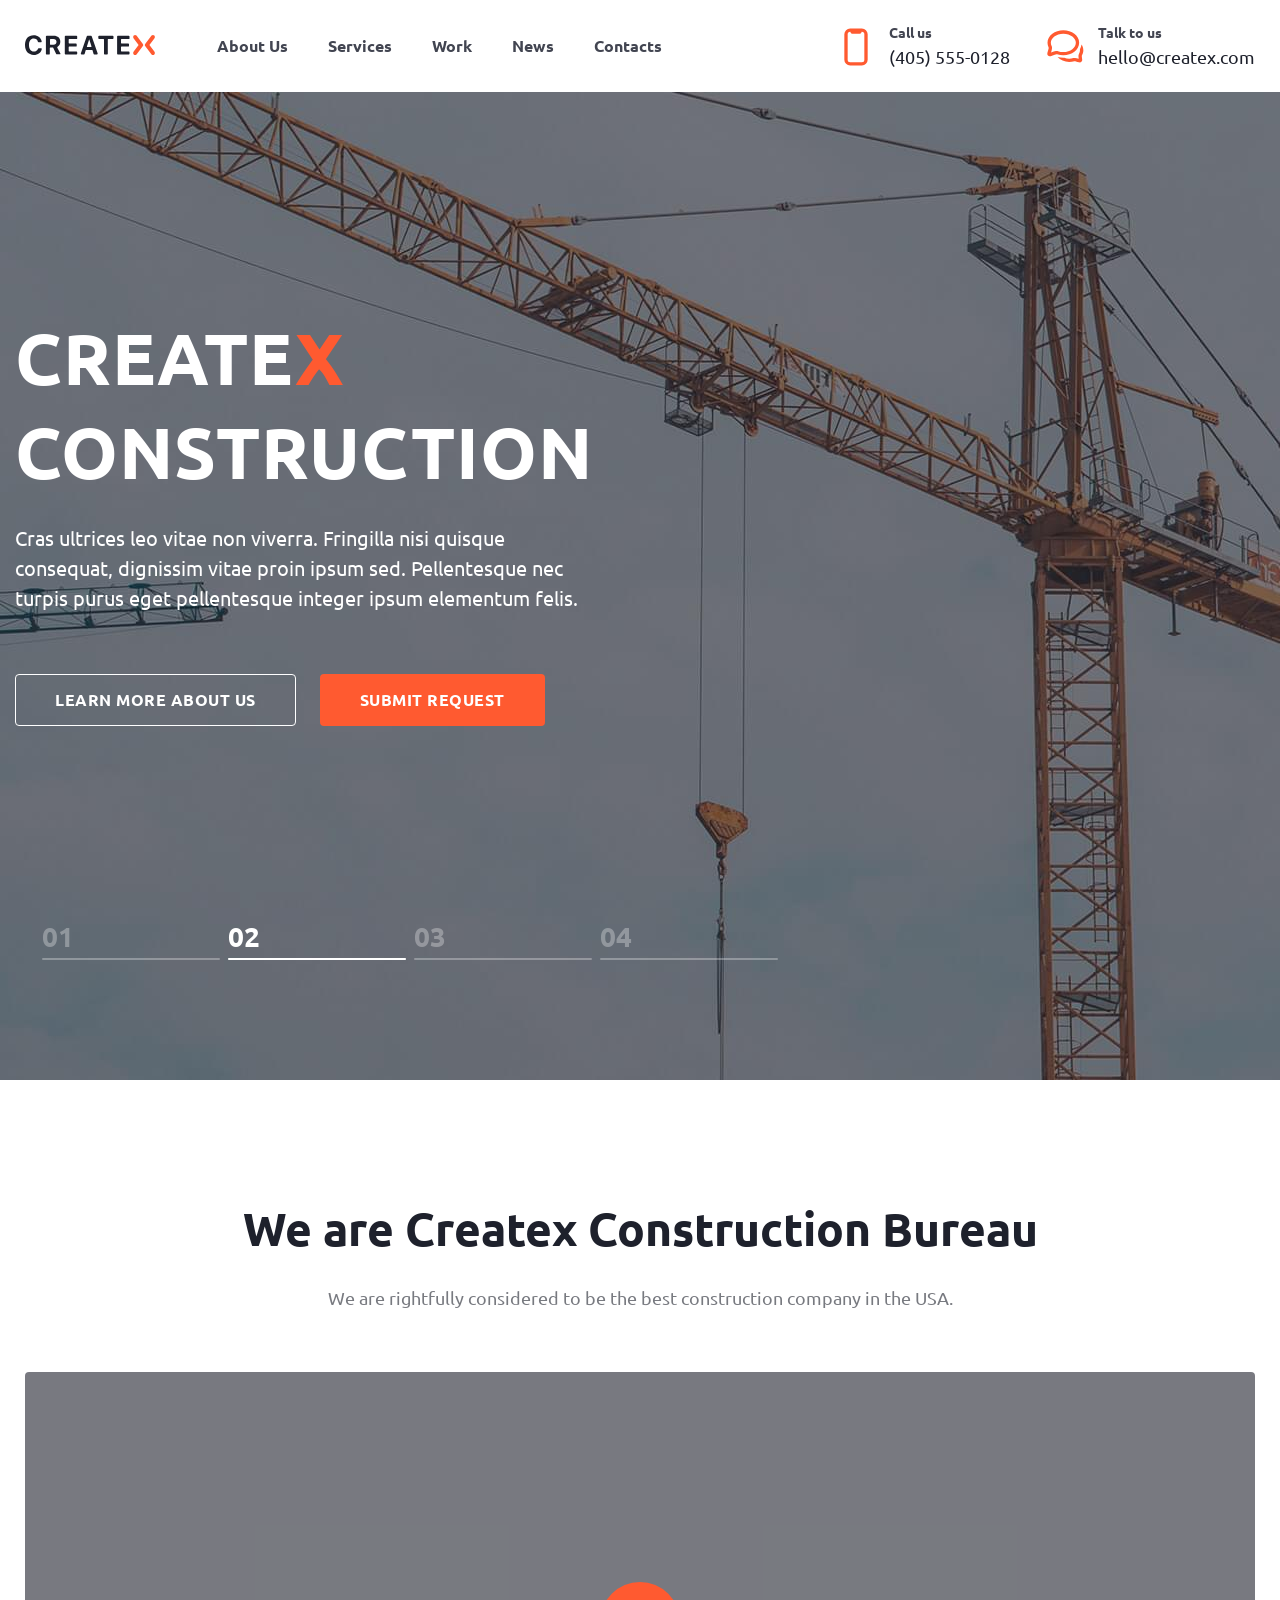
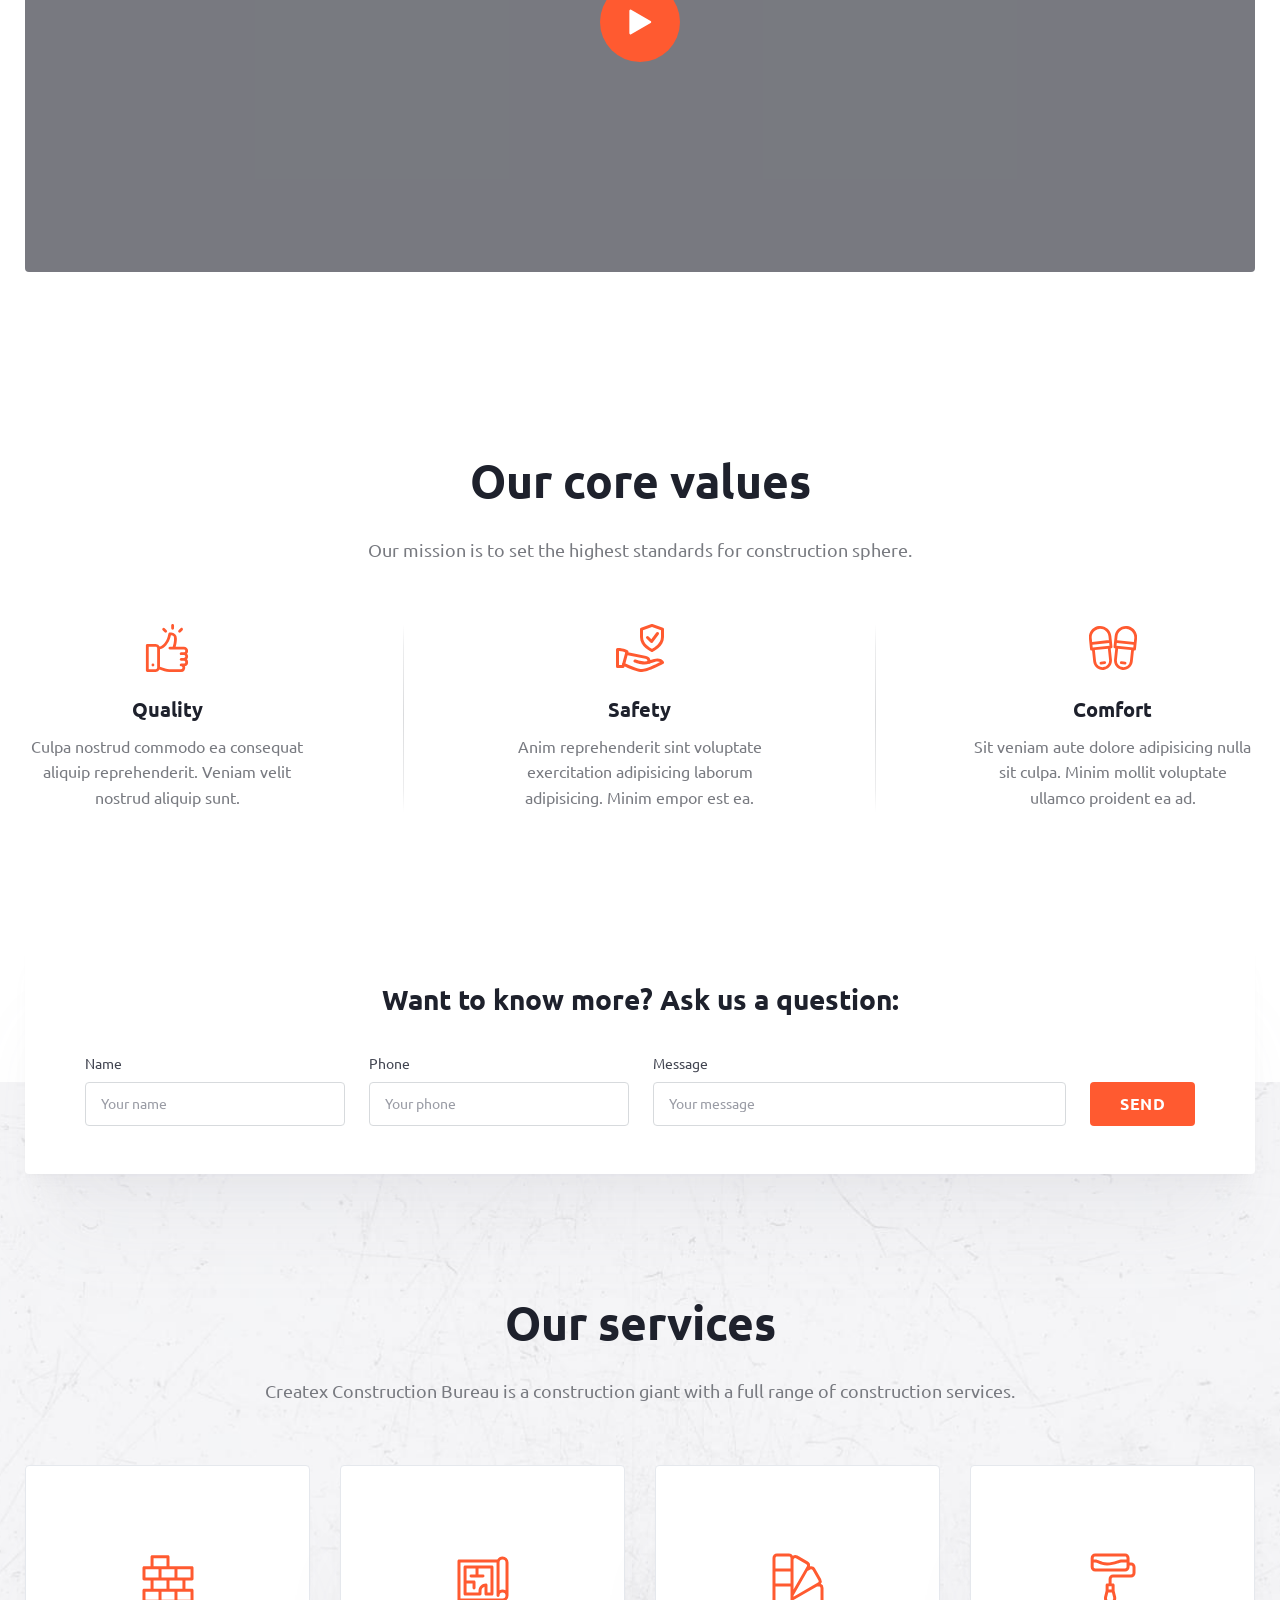
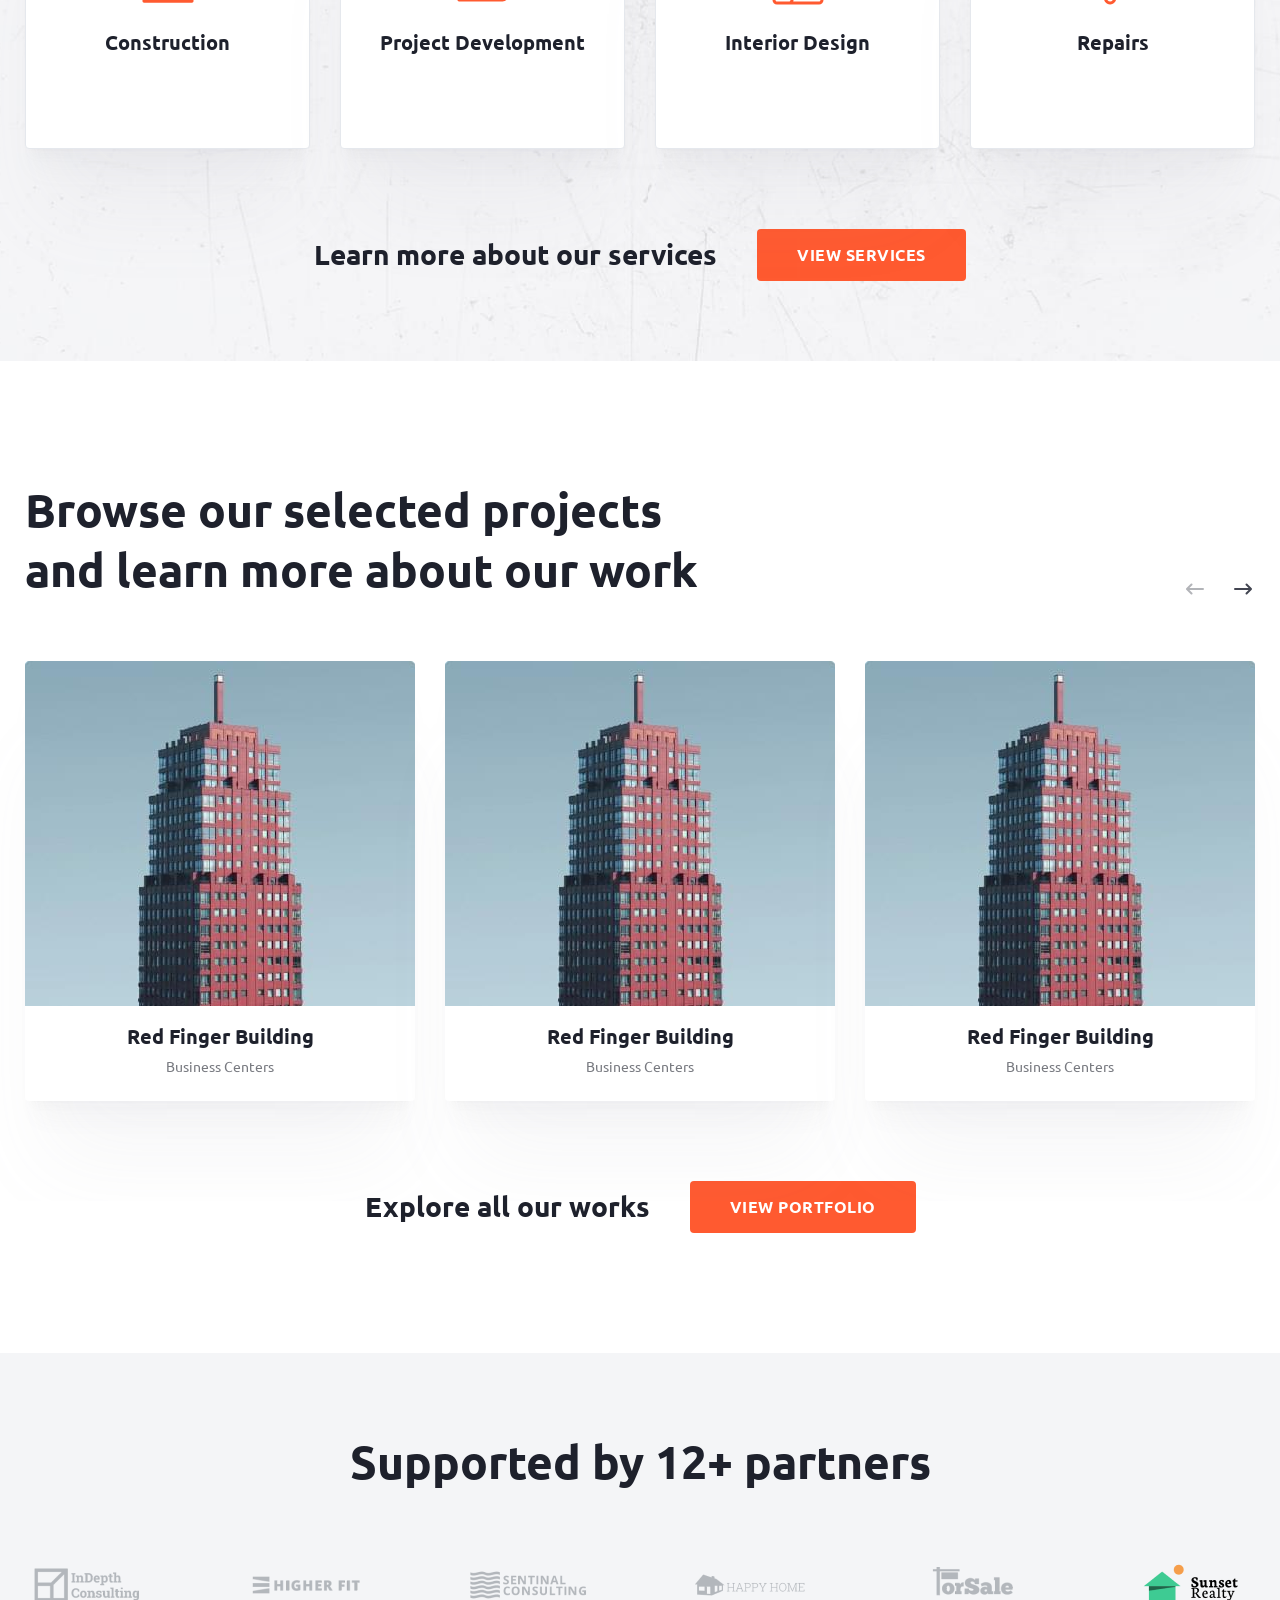
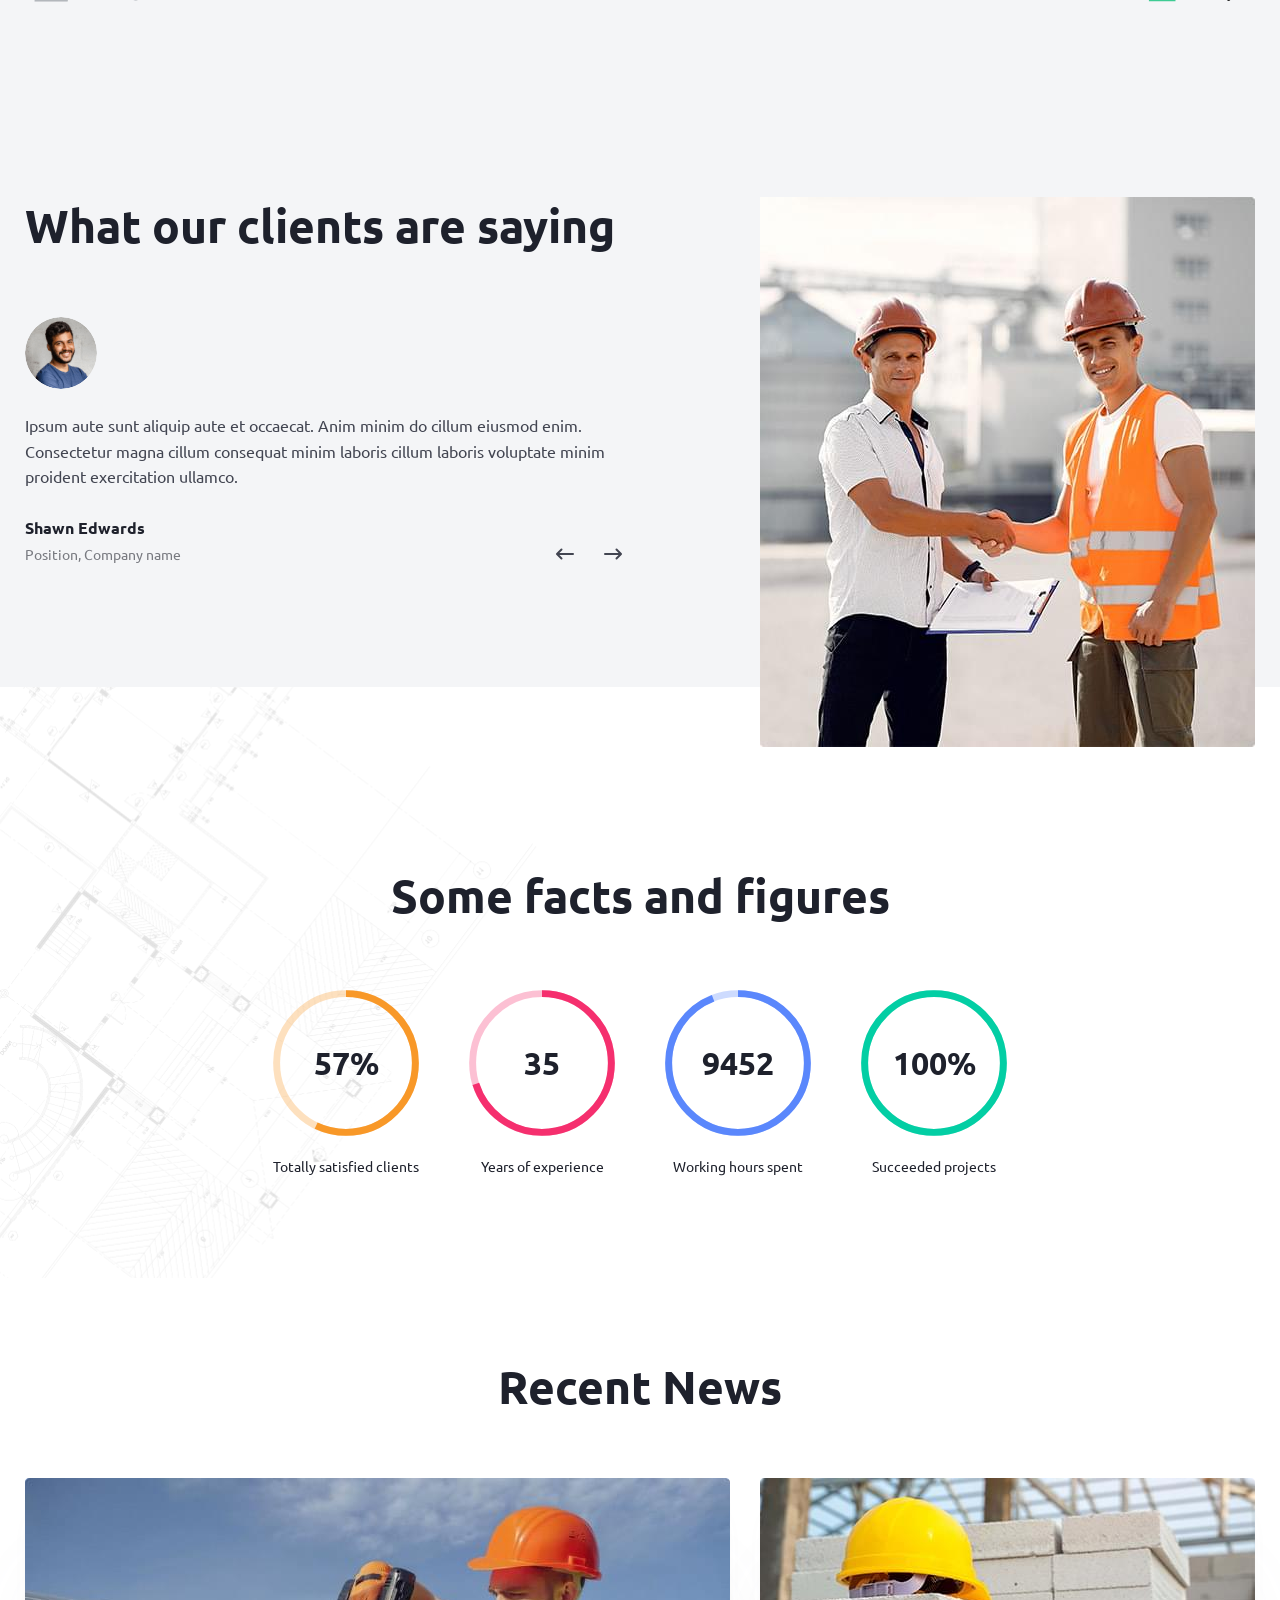
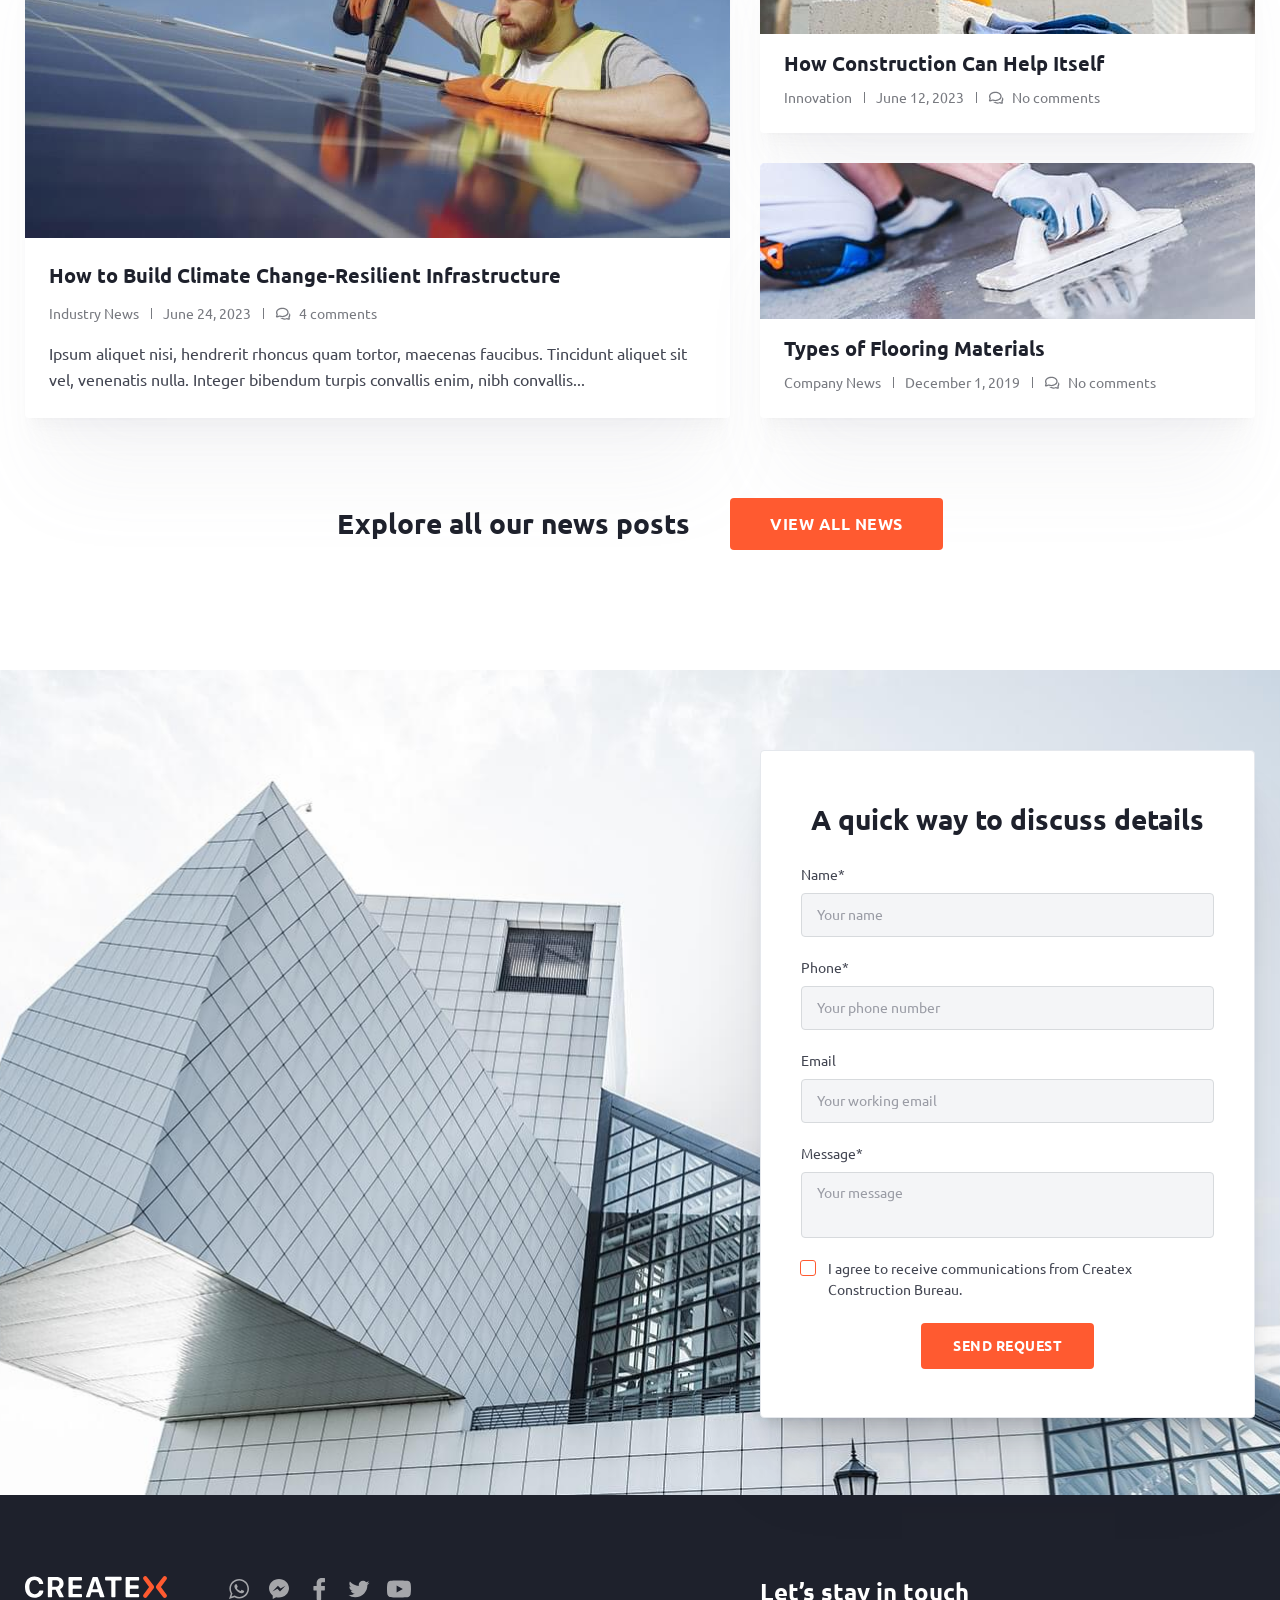
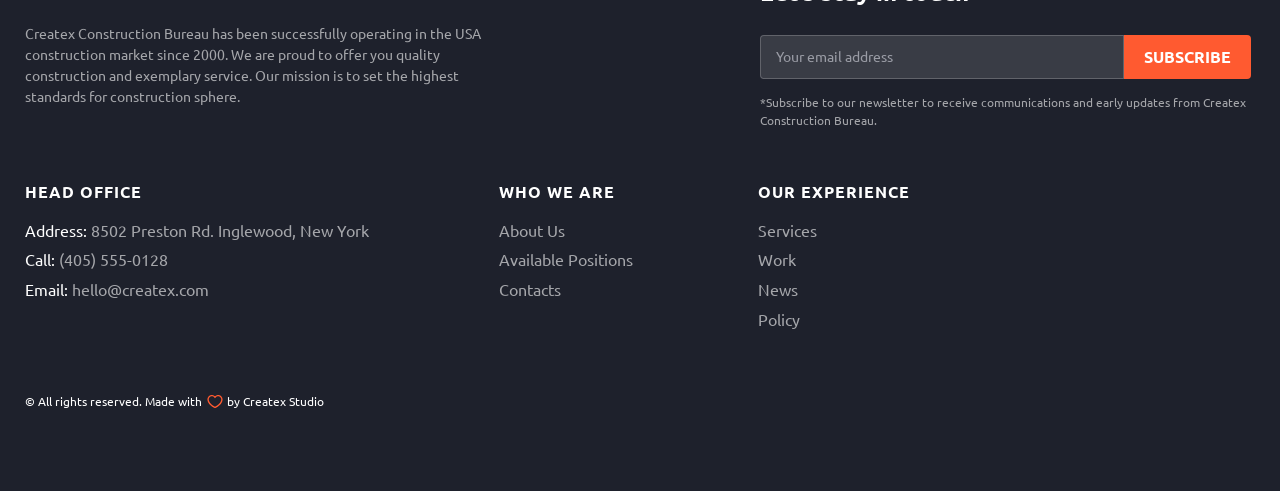
<file: index.html>
<!DOCTYPE html>
<html lang="en">

<head>
  <meta charset="UTF-8">
  <meta name="viewport" content="width=device-width,initial-scale=1">
  <link rel="shortcut icon" href="img/favicon.ico" type="image/x-icon">
  <meta http-equiv="X-UA-Compatible" content="ie=edge">
  <meta name="theme-color" content="#111111">
  <title>Createx Construction</title>
  <link rel="stylesheet" href="css/vendor.css">
  <link rel="stylesheet" href="css/main.css">
</head>

<body id="page">
  <div class="site-container">
    <header class="header header--main">
      <div class="container header__container"><a href="index.html" class="logo"><img src="img/logo.svg"
            alt="Createx Logo"></a>
        <nav class="nav header__nav">
          <ul class="nav__list list-reset">
            <li class="nav__item"><a href="about.html" class="nav__link">About Us</a></li>
            <li class="nav__item"><a href="services.html" class="nav__link">Services</a></li>
            <li class="nav__item"><a href="work.html" class="nav__link">Work</a></li>
            <li class="nav__item"><a href="news.html" class="nav__link">News</a></li>
            <li class="nav__item"><a href="contacts.html" class="nav__link">Contacts</a></li>
          </ul>
          <div class="header-contacts header-contacts--nav"><a href="tel:4055550128"
              class="header-contacts__link contacts-link contacts-link--call"><span class="contacts-link__caption">Call
                us</span> <span class="contacts-link__value">(405) 555-0128</span> </a><a
              href="mailto:hello@createx.com" class="header-contacts__link contacts-link contacts-link--mail"><span
                class="contacts-link__caption">Talk to us</span> <span
                class="contacts-link__value">hello@createx.com</span></a></div>
        </nav>
        <div class="header-contacts"><a href="tel:4055550128"
            class="header-contacts__link contacts-link contacts-link--call"><span class="contacts-link__caption">Call
              us</span> <span class="contacts-link__value">(405) 555-0128</span> </a><a href="mailto:hello@createx.com"
            class="header-contacts__link contacts-link contacts-link--mail"><span class="contacts-link__caption">Talk to
              us</span> <span class="contacts-link__value">hello@createx.com</span></a></div><button
          class="btn-reset burger" aria-label="Открыть меню"><span class="burger__line"></span></button>
      </div>
    </header>
    <main>
      <section class="hero">
        <h1 class="visually-hidden">Createx Construction Bureau</h1>
        <div class="hero-slider"><button class="btn-reset slider-nav__btn hero__prev slider-btn"><svg>
              <use xlink:href="img/sprite.svg#left-arrow"></use>
            </svg></button> <button class="btn-reset slider-nav__btn hero__next slider-btn"><svg>
              <use xlink:href="img/sprite.svg#right-arrow"></use>
            </svg></button>
          <div class="swiper-pagination hero__pag"></div>
          <div class="swiper-wrapper">
            <div class="swiper-slide">
              <div class="hero-slide">
                <div class="container">
                  <div class="hero__content">
                    <h1 class="main-title main-title--home">Create<span>x</span> Construction</h1>
                    <p class="main-descr main-descr--home">Cras ultrices leo vitae non viverra. Fringilla nisi quisque
                      consequat, dignissim vitae proin ipsum sed. Pellentesque nec turpis purus eget pellentesque
                      integer ipsum elementum felis.</p>
                    <div class="hero__btns"><button class="btn-reset btn btn--stroke btn--stroke-light">Learn more about
                        us</button> <button class="btn-reset btn btn--fill">Submit Request</button></div>
                  </div>
                </div>
              </div>
            </div>
            <div class="swiper-slide">
              <div class="hero-slide">
                <div class="container">
                  <div class="hero__content">
                    <h1 class="main-title main-title--home">Create<span>x</span> Construction</h1>
                    <p class="main-descr main-descr--home">Cras ultrices leo vitae non viverra. Fringilla nisi quisque
                      consequat, dignissim vitae proin ipsum sed. Pellentesque nec turpis purus eget pellentesque
                      integer ipsum elementum felis.</p>
                    <div class="hero__btns"><button class="btn-reset btn btn--stroke btn--stroke-light">Learn more about
                        us</button> <button class="btn-reset btn btn--fill">Submit Request</button></div>
                  </div>
                </div>
              </div>
            </div>
            <div class="swiper-slide">
              <div class="hero-slide">
                <div class="container">
                  <div class="hero__content">
                    <h1 class="main-title main-title--home">Create<span>x</span> Construction</h1>
                    <p class="main-descr main-descr--home">Cras ultrices leo vitae non viverra. Fringilla nisi quisque
                      consequat, dignissim vitae proin ipsum sed. Pellentesque nec turpis purus eget pellentesque
                      integer ipsum elementum felis.</p>
                    <div class="hero__btns"><button class="btn-reset btn btn--stroke btn--stroke-light">Learn more about
                        us</button> <button class="btn-reset btn btn--fill">Submit Request</button></div>
                  </div>
                </div>
              </div>
            </div>
            <div class="swiper-slide">
              <div class="hero-slide">
                <div class="container">
                  <div class="hero__content">
                    <h1 class="main-title main-title--home">Create<span>x</span> Construction</h1>
                    <p class="main-descr main-descr--home">Cras ultrices leo vitae non viverra. Fringilla nisi quisque
                      consequat, dignissim vitae proin ipsum sed. Pellentesque nec turpis purus eget pellentesque
                      integer ipsum elementum felis.</p>
                    <div class="hero__btns"><button class="btn-reset btn btn--stroke btn--stroke-light">Learn more about
                        us</button> <button class="btn-reset btn btn--fill">Submit Request</button></div>
                  </div>
                </div>
              </div>
            </div>
          </div>
        </div>
      </section>
      <section class="about-section section-offset">
        <div class="container">
          <h2 class="title title--center">We are Createx Construction Bureau</h2>
          <p class="descr descr--center">We&nbsp;are rightfully considered to&nbsp;be&nbsp;the best construction company
            in&nbsp;the USA.</p>
          <div class="video-block"><button class="btn-reset video-block__play" aria-label="Play video"><svg>
                <use xlink:href="img/sprite.svg#play"></use>
              </svg></button><video class="video-block__content" src="about-video.mp4" muted loop
              preload="metadata"></video></div>
        </div>
      </section>
      <section class="mission section-offset">
        <div class="container">
          <h2 class="title title--center">Our core values</h2>
          <p class="descr descr--center">Our mission is&nbsp;to&nbsp;set the highest standards for construction sphere.
          </p>
          <ul class="list-reset mission__list grid">
            <li class="mission__item mission__item--quality">
              <h3 class="mission__subtitle">Quality</h3>
              <p class="mission__descr">Culpa nostrud commodo ea&nbsp;consequat aliquip reprehenderit. Veniam velit
                nostrud aliquip sunt.</p>
            </li>
            <li class="mission__item mission__item--safety">
              <h3 class="mission__subtitle">Safety</h3>
              <p class="mission__descr">Anim reprehenderit sint voluptate exercitation adipisicing laborum adipisicing.
                Minim empor est&nbsp;ea.</p>
            </li>
            <li class="mission__item mission__item--comfort">
              <h3 class="mission__subtitle">Comfort</h3>
              <p class="mission__descr">Sit veniam aute dolore adipisicing nulla sit culpa. Minim mollit voluptate
                ullamco proident ea&nbsp;ad.</p>
            </li>
          </ul>
          <form action="#" class="know-form">
            <h2 class="know-form__title">Want to know more? Ask us a question:</h2>
            <div class="know-form__content"><label class="know-form__field form-field"><span
                  class="form-field__caption">Name</span> <input class="form-field__input" type="text"
                  placeholder="Your name"></label> <label class="know-form__field form-field"><span
                  class="form-field__caption">Phone</span> <input class="form-field__input" type="tel"
                  placeholder="Your phone"></label> <label class="know-form__field form-field form-field--big"><span
                  class="form-field__caption">Message</span> <input class="form-field__input" type="text"
                  placeholder="Your message"></label> <button class="btn-reset know-form__btn btn btn--fill"
                type="submit">Send</button></div>
          </form>
        </div>
      </section>
      <section class="services-section section-offset">
        <div class="container">
          <h2 class="title title--center">Our services</h2>
          <p class="descr descr--center">Createx Construction Bureau is&nbsp;a&nbsp;construction giant with a&nbsp;full
            range of&nbsp;construction services.</p>
          <ul class="list-reset services-list services-section__list grid">
            <li class="services-list__item"><a href="#" class="services-item services-item--construct">
                <div class="services-item__content"><svg class="services-item__icon" aria-hidden="true">
                    <use xlink:href="img/sprite.svg#services-1"></use>
                  </svg>
                  <h3 class="services-item__title">Construction</h3>
                </div>
              </a></li>
            <li class="services-list__item"><a href="#" class="services-item">
                <div class="services-item__content"><svg class="services-item__icon" aria-hidden="true">
                    <use xlink:href="img/sprite.svg#services-2"></use>
                  </svg>
                  <h3 class="services-item__title">Project Development</h3>
                </div>
              </a></li>
            <li class="services-list__item"><a href="#" class="services-item">
                <div class="services-item__content"><svg class="services-item__icon" aria-hidden="true">
                    <use xlink:href="img/sprite.svg#services-3"></use>
                  </svg>
                  <h3 class="services-item__title">Interior Design</h3>
                </div>
              </a></li>
            <li class="services-list__item"><a href="#" class="services-item">
                <div class="services-item__content"><svg class="services-item__icon" aria-hidden="true">
                    <use xlink:href="img/sprite.svg#services-4"></use>
                  </svg>
                  <h3 class="services-item__title">Repairs</h3>
                </div>
              </a></li>
          </ul>
          <div class="services-section__learn learn-more">
            <h4 class="learn-more__subtitle">Learn more about our services</h4><a href="#"
              class="btn-reset learn-more__btn btn btn--fill">View services</a>
          </div>
        </div>
      </section>
      <section class="portfolio-section">
        <div class="container">
          <div class="portfolio-section__top">
            <h2 class="title portfolio-section__title">Browse our selected projects and learn more about our work</h2>
            <div class="slider-nav portfolio-section__slider-nav"><button
                class="btn-reset slider-nav__btn portfolio-section__prev slider-btn"><svg>
                  <use xlink:href="img/sprite.svg#left-arrow"></use>
                </svg></button> <button class="btn-reset slider-nav__btn portfolio-section__next slider-btn"><svg>
                  <use xlink:href="img/sprite.svg#right-arrow"></use>
                </svg></button></div>
          </div>
          <div class="swiper portfolio-section__items swiper-no-swiping">
            <div class="swiper-wrapper">
              <div class="swiper-slide"><a href="#" class="portfolio-item"><img class="portfolio-item__image"
                    src="img/portfolio-1.jpg" alt="Portfolio cover">
                  <div class="portfolio-item__content">
                    <h3 class="portfolio-item__title">Red Finger Building</h3><span
                      class="portfolio-item__descr">Business Centers</span>
                    <div class="portfolio-item__btn">View Project</div>
                  </div>
                </a></div>
              <div class="swiper-slide"><a href="#" class="portfolio-item"><img class="portfolio-item__image"
                    src="img/portfolio-1.jpg" alt="Portfolio cover">
                  <div class="portfolio-item__content">
                    <h3 class="portfolio-item__title">Red Finger Building</h3><span
                      class="portfolio-item__descr">Business Centers</span>
                    <div class="portfolio-item__btn">View Project</div>
                  </div>
                </a></div>
              <div class="swiper-slide"><a href="#" class="portfolio-item"><img class="portfolio-item__image"
                    src="img/portfolio-1.jpg" alt="Portfolio cover">
                  <div class="portfolio-item__content">
                    <h3 class="portfolio-item__title">Red Finger Building</h3><span
                      class="portfolio-item__descr">Business Centers</span>
                    <div class="portfolio-item__btn">View Project</div>
                  </div>
                </a></div>
              <div class="swiper-slide"><a href="#" class="portfolio-item"><img class="portfolio-item__image"
                    src="img/portfolio-1.jpg" alt="Portfolio cover">
                  <div class="portfolio-item__content">
                    <h3 class="portfolio-item__title">Red Finger Building</h3><span
                      class="portfolio-item__descr">Business Centers</span>
                    <div class="portfolio-item__btn">View Project</div>
                  </div>
                </a></div>
              <div class="swiper-slide"><a href="#" class="portfolio-item"><img class="portfolio-item__image"
                    src="img/portfolio-1.jpg" alt="Portfolio cover">
                  <div class="portfolio-item__content">
                    <h3 class="portfolio-item__title">Red Finger Building</h3><span
                      class="portfolio-item__descr">Business Centers</span>
                    <div class="portfolio-item__btn">View Project</div>
                  </div>
                </a></div>
            </div>
          </div>
          <div class="portfolio-section__learn learn-more">
            <h4 class="learn-more__subtitle">Explore all our works</h4><a href="#"
              class="btn-reset learn-more__btn btn btn--fill">View portfolio</a>
          </div>
        </div>
      </section>
      <section class="partners">
        <div class="container">
          <h2 class="title title--center partners__title">Supported by 12+ partners</h2>
          <ul class="list-reset partners__list">
            <li class="partners__item"><a href="#" class="partners__link"><img src="img/partners/partners-1.png"
                  alt="Logo 1" class="partners__logo"></a></li>
            <li class="partners__item"><a href="#" class="partners__link"><img src="img/partners/partners-2.png"
                  alt="Logo 2" class="partners__logo"></a></li>
            <li class="partners__item"><a href="#" class="partners__link"><img src="img/partners/partners-3.png"
                  alt="Logo 3" class="partners__logo"></a></li>
            <li class="partners__item"><a href="#" class="partners__link"><img src="img/partners/partners-4.png"
                  alt="Logo 4" class="partners__logo"></a></li>
            <li class="partners__item"><a href="#" class="partners__link"><img src="img/partners/partners-5.png"
                  alt="Logo 5" class="partners__logo"></a></li>
            <li class="partners__item"><a href="#" class="partners__link"><img src="img/partners/partners-6.png"
                  alt="Logo 6" class="partners__logo"></a></li>
          </ul>
        </div>
      </section>
      <section class="testimonials">
        <div class="container testimonials__container">
          <div class="testimonials__content">
            <h2 class="title testimonials__title">What our clients are saying</h2>
            <div class="swiper testimonials__items swiper-no-swiping">
              <div class="swiper-wrapper">
                <div class="swiper-slide">
                  <div class="testimonials-item">
                    <div class="testimonials-item__image"><img src="img/testimonials-author.png" alt="Human 1"
                        class="testimonials-item__image"></div>
                    <p class="testimonials-item__descr">Ipsum aute sunt aliquip aute et&nbsp;occaecat. Anim minim
                      do&nbsp;cillum eiusmod enim. Consectetur magna cillum consequat minim laboris cillum laboris
                      voluptate minim proident exercitation ullamco.</p><span class="testimonials-item__author">Shawn
                      Edwards</span> <span class="testimonials-item__author-position">Position, Company name</span>
                  </div>
                </div>
                <div class="swiper-slide">
                  <div class="testimonials-item">
                    <div class="testimonials-item__image"><img src="img/testimonials-author.png" alt="Human 1"
                        class="testimonials-item__image"></div>
                    <p class="testimonials-item__descr">Ipsum aute sunt aliquip aute et&nbsp;occaecat. Anim minim
                      do&nbsp;cillum eiusmod enim. Consectetur magna cillum consequat minim laboris cillum laboris
                      voluptate minim proident exercitation ullamco.</p><span class="testimonials-item__author">Shawn
                      Edwards</span> <span class="testimonials-item__author-position">Position, Company name</span>
                  </div>
                </div>
              </div>
              <div class="slider-nav testimonials__slider-nav"><button
                  class="btn-reset slider-nav__btn testimonials__prev slider-btn"><svg>
                    <use xlink:href="img/sprite.svg#left-arrow"></use>
                  </svg></button> <button class="btn-reset slider-nav__btn testimonials__next slider-btn"><svg>
                    <use xlink:href="img/sprite.svg#right-arrow"></use>
                  </svg></button></div>
            </div>
          </div><img src="img/testimonials-image.jpg" alt="" aria-hidden="true" class="testimonials__image">
        </div>
      </section>
      <section class="facts">
        <div class="container">
          <h2 class="title title--center facts__title">Some facts and figures</h2>
          <ul class="list-reset facts__list">
            <li class="facts__item">
              <div class="facts-element">
                <div class="facts-element__circle facts-element__circle--one-color" data-percent="57"><svg
                    class="circle-anim" viewBox="-10 -10 320 320">
                    <circle class="progress-bg" r="150" cx="150" cy="150" fill="none" stroke-width="15"></circle>
                    <circle class="progress" r="150" cx="150" cy="150" fill="none" stroke-width="15"></circle>
                  </svg>
                  <div class="facts-element__value">98%</div>
                </div><span class="facts-element__text">Totally satisfied clients</span>
              </div>
            </li>
            <li class="facts__item">
              <div class="facts-element">
                <div class="facts-element__circle facts-element__circle--two-color" data-percentage="true"
                  data-full="50" data-value="35"><svg class="circle-anim" viewBox="-10 -10 320 320">
                    <circle class="progress-bg" r="150" cx="150" cy="150" fill="none" stroke="yellow" stroke-width="15">
                    </circle>
                    <circle class="progress" r="150" cx="150" cy="150" fill="none" stroke="crimson" stroke-width="15">
                    </circle>
                  </svg>
                  <div class="facts-element__value">98%</div>
                </div><span class="facts-element__text">Years of experience</span>
              </div>
            </li>
            <li class="facts__item">
              <div class="facts-element">
                <div class="facts-element__circle facts-element__circle--three-color" data-percentage="true"
                  data-full="10000" data-value="9452"><svg class="circle-anim" viewBox="-10 -10 320 320">
                    <circle class="progress-bg" r="150" cx="150" cy="150" fill="none" stroke="yellow" stroke-width="15">
                    </circle>
                    <circle class="progress" r="150" cx="150" cy="150" fill="none" stroke="crimson" stroke-width="15">
                    </circle>
                  </svg>
                  <div class="facts-element__value">98%</div>
                </div><span class="facts-element__text">Working hours spent</span>
              </div>
            </li>
            <li class="facts__item">
              <div class="facts-element">
                <div class="facts-element__circle facts-element__circle--four-color" data-percent="100"><svg
                    class="circle-anim" viewBox="-10 -10 320 320">
                    <circle class="progress-bg" r="150" cx="150" cy="150" fill="none" stroke="yellow" stroke-width="15">
                    </circle>
                    <circle class="progress" r="150" cx="150" cy="150" fill="none" stroke="crimson" stroke-width="15">
                    </circle>
                  </svg>
                  <div class="facts-element__value">98%</div>
                </div><span class="facts-element__text">Succeeded projects</span>
              </div>
            </li>
          </ul>
        </div>
      </section>
      <section class="recent-news">
        <div class="container">
          <h2 class="title title--center recent-news__title">Recent News</h2>
          <ul class="list-reset recent-news__list grid">
            <li class="recent-news__item">
              <article class="news-article"><img src="img/recent-article-1.jpg" alt="article 1"
                  class="news-article__image">
                <div class="news-article__text">
                  <h3 class="news-article__title"><a href="#" class="news-article__link">How to&nbsp;Build Climate
                      Change-Resilient Infrastructure</a></h3>
                  <div class="news-article__meta article-meta"><a href="#" class="article-meta__item">Industry News</a>
                    <time class="article-meta__item" datetime="2023-06-24 19:00">June 24, 2023</time> <span
                      class="article-meta__item article-meta__item--comments">4 comments</span></div>
                  <p class="news-article__descr">Ipsum aliquet nisi, hendrerit rhoncus quam tortor, maecenas faucibus.
                    Tincidunt aliquet sit vel, venenatis nulla. Integer bibendum turpis convallis enim, nibh
                    convallis...</p>
                </div>
              </article>
            </li>
            <li class="recent-news__item">
              <article class="news-article news-article--small"><img src="img/recent-article-2.jpg" alt="article 2"
                  class="news-article__image">
                <div class="news-article__text">
                  <h3 class="news-article__title"><a href="#" class="news-article__link">How Construction Can Help
                      Itself</a></h3>
                  <div class="news-article__meta article-meta"><a href="#" class="article-meta__item">Innovation</a>
                    <time class="article-meta__item" datetime="2023-06-24 19:00">June 12, 2023</time> <span
                      class="article-meta__item article-meta__item--comments">No comments</span></div>
                  <p class="news-article__descr">Ipsum aliquet nisi, hendrerit rhoncus quam tortor, maecenas faucibus.
                    Tincidunt aliquet sit vel, venenatis nulla. Integer bibendum turpis convallis enim, nibh
                    convallis...</p>
                </div>
              </article>
            </li>
            <li class="recent-news__item">
              <article class="news-article news-article--small"><img src="img/recent-article-3.jpg" alt="article 3"
                  class="news-article__image">
                <div class="news-article__text">
                  <h3 class="news-article__title"><a href="#" class="news-article__link">Types of Flooring Materials</a>
                  </h3>
                  <div class="news-article__meta article-meta"><a href="#" class="article-meta__item">Company News</a>
                    <time class="article-meta__item" datetime="2019-12-1 19:00">December 1, 2019</time> <span
                      class="article-meta__item article-meta__item--comments">No comments</span></div>
                  <p class="news-article__descr">Ipsum aliquet nisi, hendrerit rhoncus quam tortor, maecenas faucibus.
                    Tincidunt aliquet sit vel, venenatis nulla. Integer bibendum turpis convallis enim, nibh
                    convallis...</p>
                </div>
              </article>
            </li>
          </ul>
          <div class="recent-news__learn learn-more">
            <h4 class="learn-more__subtitle">Explore all our news posts</h4><a href="#"
              class="btn-reset learn-more__btn btn btn--fill">View all news</a>
          </div>
        </div>
      </section>
      <section class="contacts-section">
        <h2 class="visually-hidden">Contacts</h2>
        <div class="container contacts-section__container">
          <form class="contacts-section__form contacts-form">
            <h3 class="contacts-form__title">A quick way to discuss details</h3><label
              class="form-field form-field--gray contacts-form__field"><span class="form-field__caption">Name*</span>
              <input type="text" name="name" placeholder="Your name" class="form-field__input"></label> <label
              class="form-field form-field--gray contacts-form__field"><span class="form-field__caption">Phone*</span>
              <input type="tel" name="phone" placeholder="Your phone number" class="form-field__input"></label> <label
              class="form-field form-field--gray contacts-form__field"><span class="form-field__caption">Email</span>
              <input type="email" name="email" placeholder="Your working email" class="form-field__input"></label>
            <label class="form-field form-field--gray contacts-form__field"><span
                class="form-field__caption">Message*</span> <textarea name="message" placeholder="Your message"
                class="form-field__input form-field__input--big"></textarea></label> <label
              class="custom-checkbox contacts-form__checkbox"><input type="checkbox" class="custom-checkbox__input">
              <span class="custom-checkbox__text">I agree to receive communications from Createx Construction
                Bureau.</span></label>
            <div class="centered"><button class="contacts-form__btn btn btn--fill" type="submit">Send Request</button>
            </div>
          </form>
        </div>
      </section>
    </main>
    <footer class="footer"><a href="#page" data-scroll class="to-top"><span class="to-top__text">Go to top</span> <span
          class="to-top__icon"><svg>
            <use xlink:href="img/sprite.svg#to-top"></use>
          </svg></span></a>
      <div class="container footer__container grid">
        <div class="footer__left">
          <div class="footer__top"><a href="index.html" class="logo footer__logo"><img src="img/logo-footer.svg"
                alt="Createx Logo"></a>
            <ul class="social footer__social list-reset">
              <li class="social__item"><a href="#" target="_blank" class="social__link" aria-label="WhatsApp"><svg>
                    <use xlink:href="img/sprite.svg#whats"></use>
                  </svg></a></li>
              <li class="social__item"><a href="#" target="_blank" class="social__link" aria-label="Messenger"><svg>
                    <use xlink:href="img/sprite.svg#mess"></use>
                  </svg></a></li>
              <li class="social__item"><a href="#" target="_blank" class="social__link" aria-label="Facebook"><svg>
                    <use xlink:href="img/sprite.svg#facebook"></use>
                  </svg></a></li>
              <li class="social__item"><a href="#" target="_blank" class="social__link" aria-label="Twitter"><svg>
                    <use xlink:href="img/sprite.svg#twitter"></use>
                  </svg></a></li>
              <li class="social__item"><a href="#" target="_blank" class="social__link" aria-label="Youtube"><svg>
                    <use xlink:href="img/sprite.svg#youtube"></use>
                  </svg></a></li>
            </ul>
          </div>
          <p class="footer__descr">Createx Construction Bureau has been successfully operating in&nbsp;the USA
            construction market since 2000. We&nbsp;are proud to&nbsp;offer you quality construction and exemplary
            service. Our mission is&nbsp;to&nbsp;set the highest standards for construction sphere.</p>
        </div>
        <form action="#" class="footer-form footer__form">
          <h3 class="footer-form__title">Let’s stay in touch</h3>
          <div class="footer-form__items"><label class="form-field form-field--gray contacts-form__field"><input
                type="email" name="email" placeholder="Your email address" class="form-field__input"></label> <button
              class="footer-form__btn btn btn--fill">Subscribe</button></div>
          <p class="footer-form__descr">*Subscribe to&nbsp;our newsletter to&nbsp;receive communications and early
            updates from Createx Construction Bureau.</p>
        </form>
        <address class="footer-address footer__address">
          <h3 class="footer-address__title footer-title">Head Office</h3><span class="footer-address__item"><span
              class="footer-address__name">Address:</span> 8502 Preston Rd. Inglewood, New York </span><span
            class="footer-address__item"><span class="footer-address__name">Call:</span> <a href="tel:4055550128">(405)
              555-0128</a> </span><span class="footer-address__item"><span class="footer-address__name">Email:</span> <a
              href="mailto:hello@createx.com">hello@createx.com</a></span>
        </address>
        <nav class="footer-nav footer__nav" title="secondary navigation">
          <div class="footer-nav__col">
            <h3 class="footer-nav__title footer-title">Who we are</h3>
            <ul class="list-reset footer-nav__list">
              <li class="footer-nav__item"><a href="about.html" class="footer-nav__link">About Us</a></li>
              <li class="footer-nav__item"><a href="#" class="footer-nav__link">Available Positions</a></li>
              <li class="footer-nav__item"><a href="contacts.html" class="footer-nav__link">Contacts</a></li>
            </ul>
          </div>
          <div class="footer-nav__col">
            <h3 class="footer-nav__title footer-title">Our Experience</h3>
            <ul class="list-reset footer-nav__list">
              <li class="footer-nav__item"><a href="services.html" class="footer-nav__link">Services</a></li>
              <li class="footer-nav__item"><a href="work.html" class="footer-nav__link">Work</a></li>
              <li class="footer-nav__item"><a href="news.html" class="footer-nav__link">News</a></li>
               <li class="footer-nav__item"><a href="policy.html" class="footer-nav__link">Policy</a></li> 
            </ul>
          </div>
        </nav><small class="footer__copyright">&copy;&nbsp;All rights reserved. Made with <span>by Createx
            Studio</span></small>
      </div>
    </footer>
    <div class="overlay"></div>
  </div>
  <script src="js/vendor.js"></script>
  <script src="js/main.js"></script>
</body>

</html>
</file>
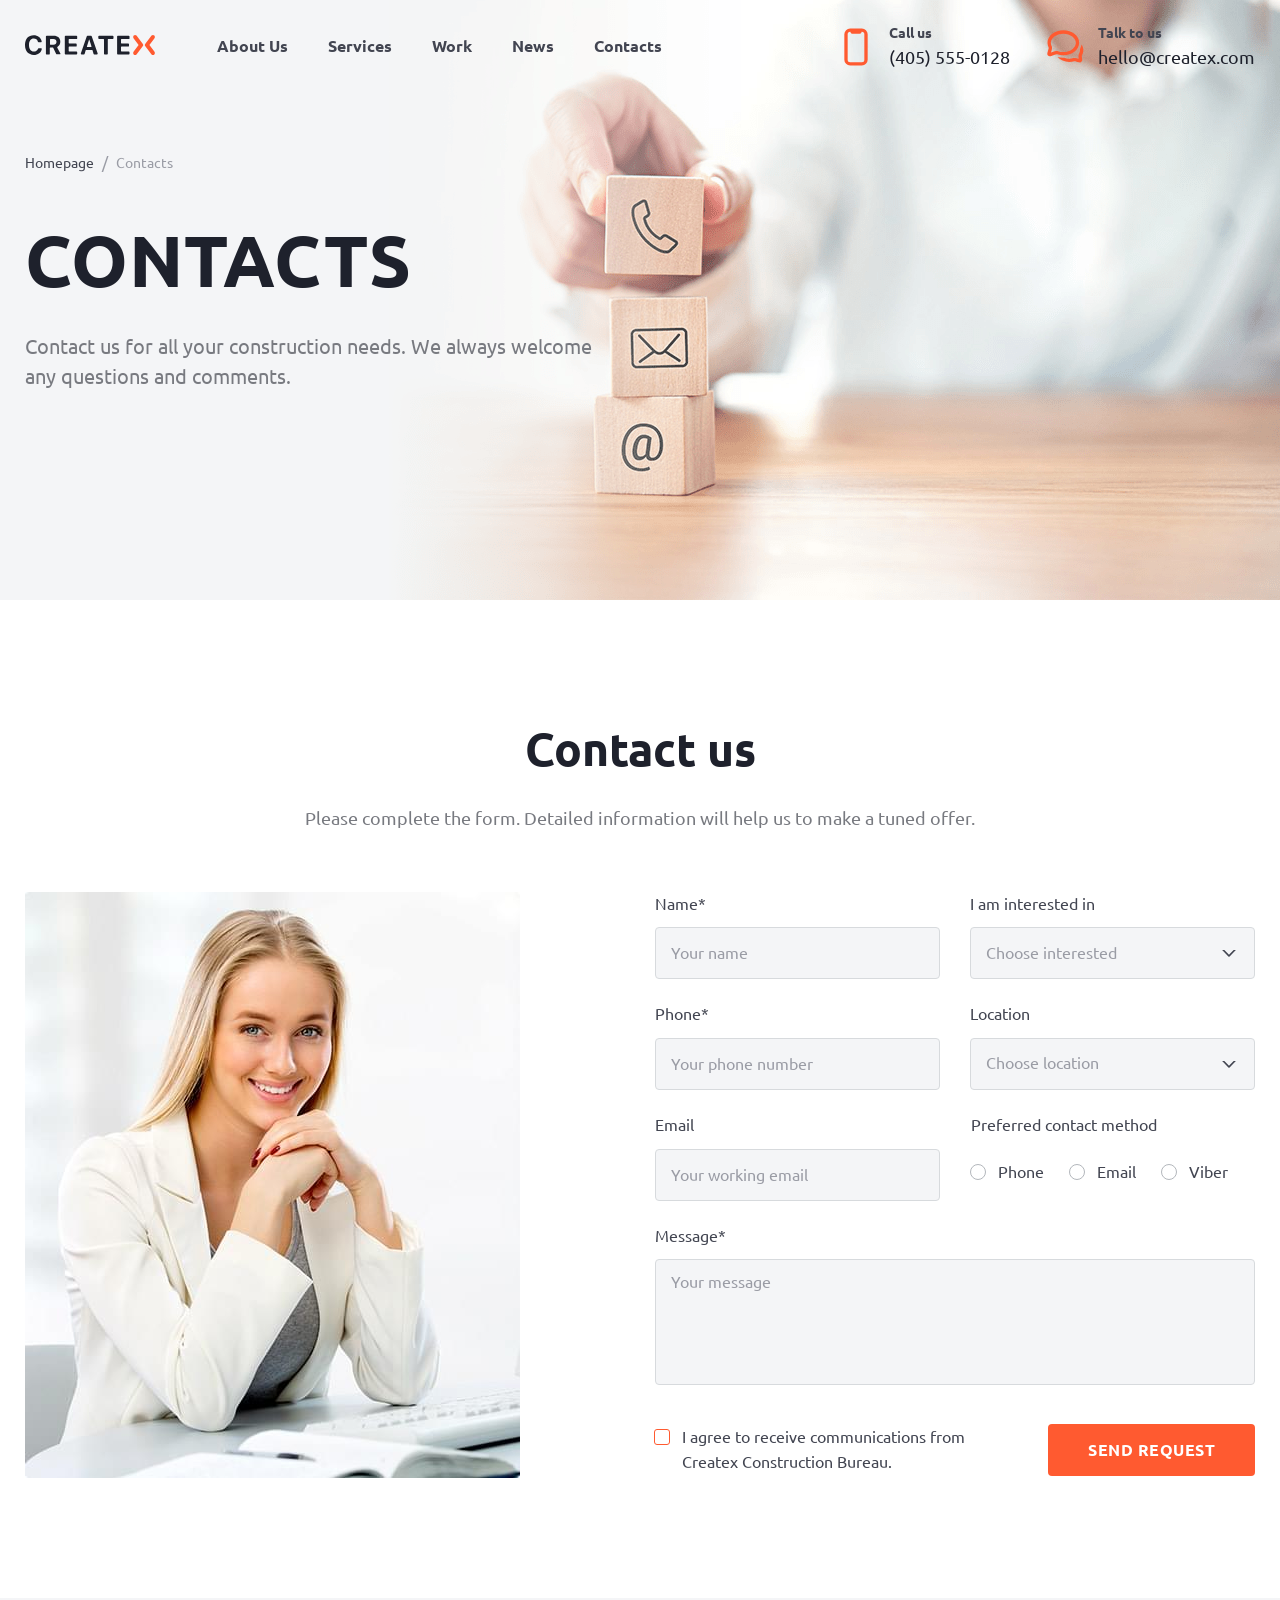
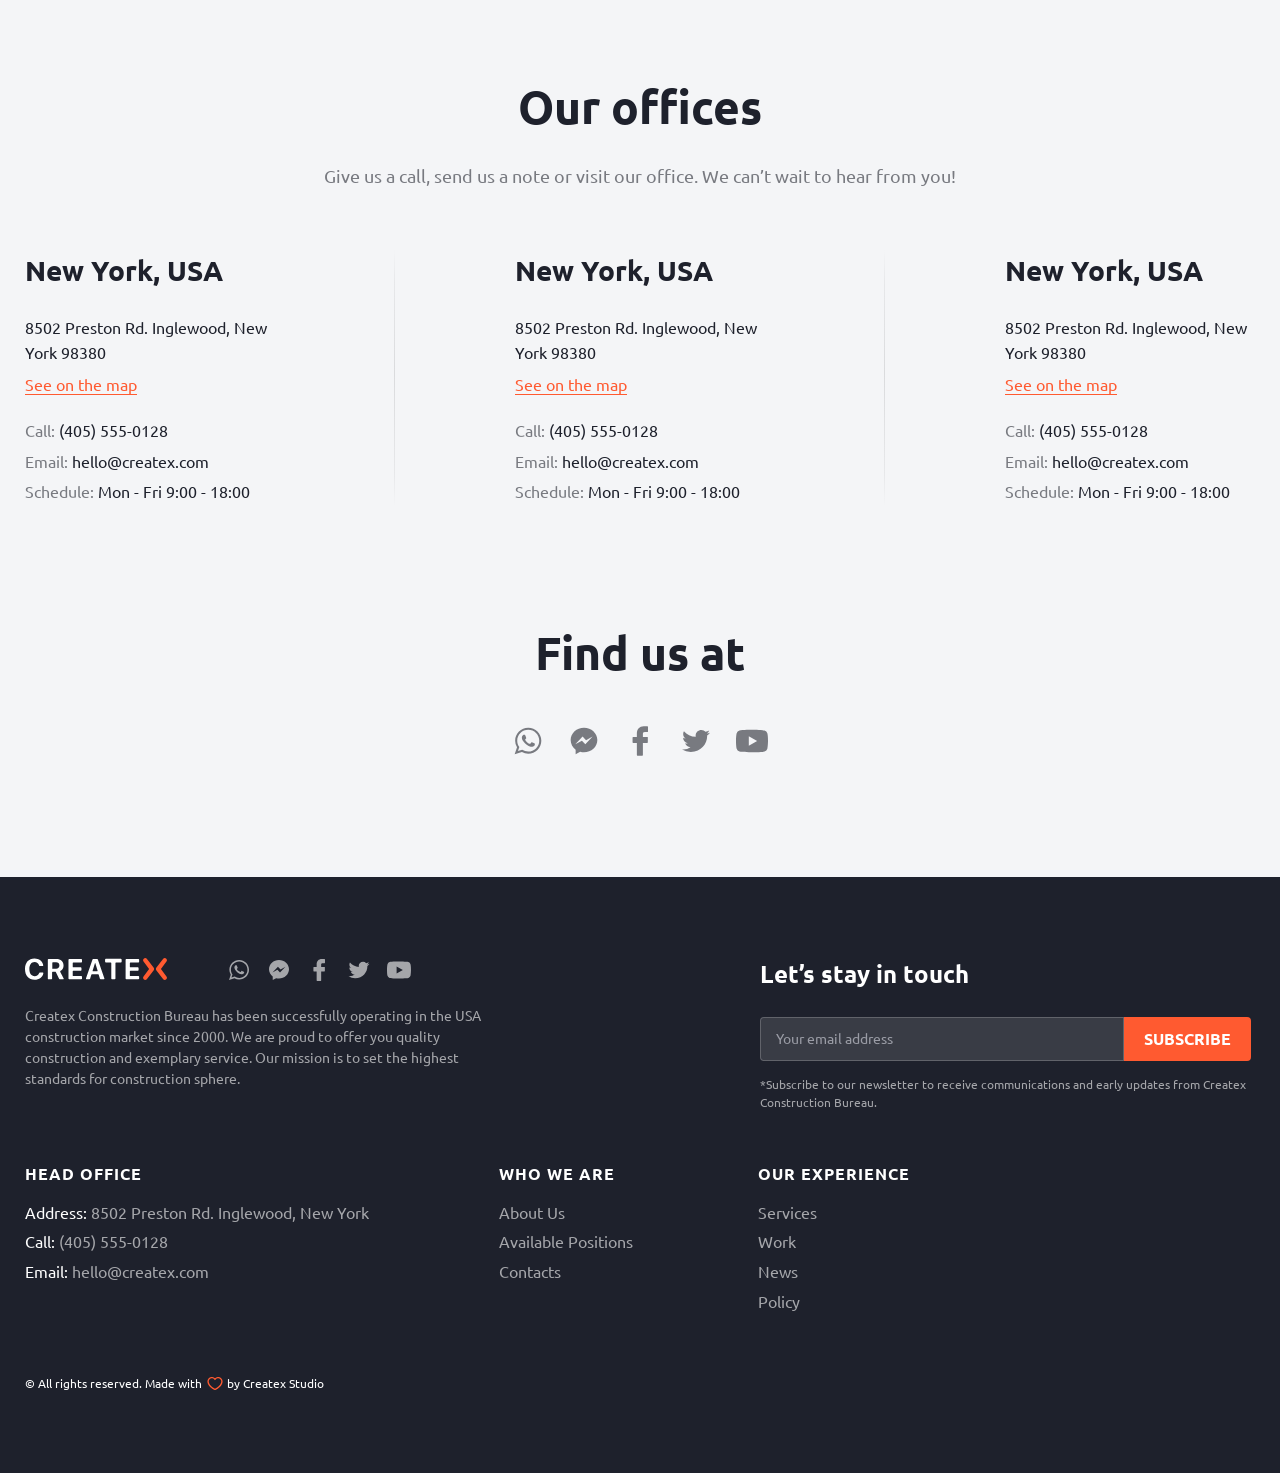
<file: contacts.html>
<!DOCTYPE html>
<html lang="en">

<head>
  <meta charset="UTF-8">
  <meta name="viewport" content="width=device-width,initial-scale=1">
  <link rel="shortcut icon" href="img/favicon.ico" type="image/x-icon">
  <meta http-equiv="X-UA-Compatible" content="ie=edge">
  <meta name="theme-color" content="#111111">
  <title>Createx Construction</title>
  <link rel="stylesheet" href="css/vendor.css">
  <link rel="stylesheet" href="css/main.css">
</head>

<body>
  <div class="site-container">
    <header class="header header--secondary">
      <div class="container header__container"><a href="index.html" class="logo"><img src="img/logo.svg"
            alt="Createx Logo"></a>
        <nav class="nav header__nav">
          <ul class="nav__list list-reset">
            <li class="nav__item"><a href="about.html" class="nav__link">About Us</a></li>
            <li class="nav__item"><a href="services.html" class="nav__link">Services</a></li>
            <li class="nav__item"><a href="work.html" class="nav__link">Work</a></li>
            <li class="nav__item"><a href="news.html" class="nav__link">News</a></li>
            <li class="nav__item"><a href="contacts.html" class="nav__link">Contacts</a></li>
          </ul>
          <div class="header-contacts header-contacts--nav"><a href="tel:4055550128"
              class="header-contacts__link contacts-link contacts-link--call"><span class="contacts-link__caption">Call
                us</span> <span class="contacts-link__value">(405) 555-0128</span> </a><a
              href="mailto:hello@createx.com" class="header-contacts__link contacts-link contacts-link--mail"><span
                class="contacts-link__caption">Talk to us</span> <span
                class="contacts-link__value">hello@createx.com</span></a></div>
        </nav>
        <div class="header-contacts"><a href="tel:4055550128"
            class="header-contacts__link contacts-link contacts-link--call"><span class="contacts-link__caption">Call
              us</span> <span class="contacts-link__value">(405) 555-0128</span> </a><a href="mailto:hello@createx.com"
            class="header-contacts__link contacts-link contacts-link--mail"><span class="contacts-link__caption">Talk to
              us</span> <span class="contacts-link__value">hello@createx.com</span></a></div><button
          class="btn-reset burger" aria-label="Открыть меню"><span class="burger__line"></span></button>
      </div>
    </header>
    <main>
      <section class="page-hero page-hero--contacts">
        <div class="container">
          <ul class="list-reset breadcrumbs page-hero__breadcrumbs">
            <li class="breadcrumbs__item"><a href="#" class="breadcrumbs__link">Homepage</a></li>
            <li class="breadcrumbs__item"><a class="breadcrumbs__link">Contacts</a></li>
          </ul>
          <h1 class="page-hero__title">Contacts</h1>
          <p class="page-hero__descr">Contact&nbsp;us for all your construction needs. We&nbsp;always welcome any
            questions and comments.</p>
        </div>
      </section>
      <section class="contacts">
        <div class="container">
          <h2 class="title title--center">Contact us</h2>
          <p class="descr descr--center">Please complete the form. Detailed information will help&nbsp;us to&nbsp;make
            a&nbsp;tuned offer.</p>
          <div class="contacts__content"><img class="contacts__image" src="img/contacts-image.jpg" alt=""
              aria-hidden="true">
            <form action="#" class="form-contacts">
              <div class="form-contacts__line"><label class="form-field form-field--gray form-contacts__field"><span
                    class="form-field__caption">Name*</span> <input type="email" name="name" required
                    placeholder="Your name" class="form-field__input"></label> <label
                  class="form-field form-field--gray form-contacts__field"><span class="form-field__caption">I am
                    interested in</span> <select name="insterested" class="form-field__select">
                    <option value="">Choose interested</option>
                    <option value="Interior_Design">Interior Design</option>
                  </select></label></div>
              <div class="form-contacts__line"><label class="form-field form-field--gray form-contacts__field"><span
                    class="form-field__caption">Phone*</span> <input type="tel" name="phone" required
                    placeholder="Your phone number" class="form-field__input"></label> <label
                  class="form-field form-field--gray form-contacts__field"><span
                    class="form-field__caption">Location</span> <select name="location" class="form-field__select"
                    required>
                    <option value="">Choose location</option>
                    <option value="New_York">New York</option>
                  </select></label></div>
              <div class="form-contacts__line"><label class="form-field form-field--gray form-contacts__field"><span
                    class="form-field__caption">Email</span> <input type="email" name="email"
                    placeholder="Your working email" class="form-field__input"></label>
                <fieldset class="form-field form-contacts__fields">
                  <legend class="form-field__caption">Preferred contact method</legend>
                  <div class="form-field__flex"><label class="custom-radio form-contacts__radio"><input type="radio"
                        name="contact_method" value="Phone" class="custom-radio__input"> <span
                        class="custom-radio__text">Phone</span></label> <label
                      class="custom-radio form-contacts__radio"><input type="radio" name="contact_method" value="Email"
                        class="custom-radio__input"> <span class="custom-radio__text">Email</span></label> <label
                      class="custom-radio form-contacts__radio"><input type="radio" name="contact_method" value="Viber"
                        class="custom-radio__input"> <span class="custom-radio__text">Viber</span></label></div>
                </fieldset>
              </div><label class="form-field form-field--gray form-contacts__field form-contacts__field--big"><span
                  class="form-field__caption">Message*</span> <textarea name="message" placeholder="Your message"
                  class="form-field__input form-field__input--big"></textarea></label>
              <div class="form-contacts__bottom"><label class="custom-checkbox form-contacts__checkbox"><input
                    type="checkbox" class="custom-checkbox__input"> <span class="custom-checkbox__text">I agree to
                    receive communications from Createx Construction Bureau.</span></label> <button
                  class="form-contacts__btn btn btn--fill" type="submit">Send Request</button></div>
            </form>
          </div>
        </div>
      </section>
      <section class="contacts-info">
        <div class="container">
          <h2 class="title title--center">Our offices</h2>
          <p class="descr descr--center">Give&nbsp;us a&nbsp;call, send&nbsp;us a&nbsp;note or&nbsp;visit our office.
            We&nbsp;can&rsquo;t wait to&nbsp;hear from you!</p>
          <ul class="list-reset contacts-info__list">
            <li class="contacts-info__item">
              <h3 class="contacts-info__subtitle">New York, USA</h3>
              <address class="contacts-info__address">8502 Preston Rd. Inglewood, New York 98380</address><a href="#"
                class="contacts-info__link">See on the map</a>
              <div class="contacts-info__bottom">
                <div class="contacts-info__element">Call: <a href="tel:4055550128" class="contacts-info__value">(405)
                    555-0128</a></div>
                <div class="contacts-info__element">Email: <a href="mailto:hello@createx.com"
                    class="contacts-info__value">hello@createx.com</a></div>
                <div class="contacts-info__element">Schedule: <span class="contacts-info__value">Mon - Fri 9:00 -
                    18:00</span></div>
              </div>
            </li>
            <li class="contacts-info__item">
              <h3 class="contacts-info__subtitle">New York, USA</h3>
              <address class="contacts-info__address">8502 Preston Rd. Inglewood, New York 98380</address><a href="#"
                class="contacts-info__link">See on the map</a>
              <div class="contacts-info__bottom">
                <div class="contacts-info__element">Call: <a href="tel:4055550128" class="contacts-info__value">(405)
                    555-0128</a></div>
                <div class="contacts-info__element">Email: <a href="mailto:hello@createx.com"
                    class="contacts-info__value">hello@createx.com</a></div>
                <div class="contacts-info__element">Schedule: <span class="contacts-info__value">Mon - Fri 9:00 -
                    18:00</span></div>
              </div>
            </li>
            <li class="contacts-info__item">
              <h3 class="contacts-info__subtitle">New York, USA</h3>
              <address class="contacts-info__address">8502 Preston Rd. Inglewood, New York 98380</address><a href="#"
                class="contacts-info__link">See on the map</a>
              <div class="contacts-info__bottom">
                <div class="contacts-info__element">Call: <a href="tel:4055550128" class="contacts-info__value">(405)
                    555-0128</a></div>
                <div class="contacts-info__element">Email: <a href="mailto:hello@createx.com"
                    class="contacts-info__value">hello@createx.com</a></div>
                <div class="contacts-info__element">Schedule: <span class="contacts-info__value">Mon - Fri 9:00 -
                    18:00</span></div>
              </div>
            </li>
          </ul>
          <h2 class="title title--center contacts-info__soc">Find us at</h2>
          <ul class="social contacts-info__social list-reset">
            <li class="social__item"><a href="#" target="_blank" class="social__link" aria-label="WhatsApp"><svg>
                  <use xlink:href="img/sprite.svg#whats"></use>
                </svg></a></li>
            <li class="social__item"><a href="#" target="_blank" class="social__link" aria-label="Messenger"><svg>
                  <use xlink:href="img/sprite.svg#mess"></use>
                </svg></a></li>
            <li class="social__item"><a href="#" target="_blank" class="social__link" aria-label="Facebook"><svg>
                  <use xlink:href="img/sprite.svg#facebook"></use>
                </svg></a></li>
            <li class="social__item"><a href="#" target="_blank" class="social__link" aria-label="Twitter"><svg>
                  <use xlink:href="img/sprite.svg#twitter"></use>
                </svg></a></li>
            <li class="social__item"><a href="#" target="_blank" class="social__link" aria-label="Youtube"><svg>
                  <use xlink:href="img/sprite.svg#youtube"></use>
                </svg></a></li>
          </ul>
        </div>
      </section>
    </main>
    <footer class="footer"><a href="#page" data-scroll class="to-top"><span class="to-top__text">Go to top</span> <span
          class="to-top__icon"><svg>
            <use xlink:href="img/sprite.svg#to-top"></use>
          </svg></span></a>
      <div class="container footer__container grid">
        <div class="footer__left">
          <div class="footer__top"><a href="index.html" class="logo footer__logo"><img src="img/logo-footer.svg"
                alt="Createx Logo"></a>
            <ul class="social footer__social list-reset">
              <li class="social__item"><a href="#" target="_blank" class="social__link" aria-label="WhatsApp"><svg>
                    <use xlink:href="img/sprite.svg#whats"></use>
                  </svg></a></li>
              <li class="social__item"><a href="#" target="_blank" class="social__link" aria-label="Messenger"><svg>
                    <use xlink:href="img/sprite.svg#mess"></use>
                  </svg></a></li>
              <li class="social__item"><a href="#" target="_blank" class="social__link" aria-label="Facebook"><svg>
                    <use xlink:href="img/sprite.svg#facebook"></use>
                  </svg></a></li>
              <li class="social__item"><a href="#" target="_blank" class="social__link" aria-label="Twitter"><svg>
                    <use xlink:href="img/sprite.svg#twitter"></use>
                  </svg></a></li>
              <li class="social__item"><a href="#" target="_blank" class="social__link" aria-label="Youtube"><svg>
                    <use xlink:href="img/sprite.svg#youtube"></use>
                  </svg></a></li>
            </ul>
          </div>
          <p class="footer__descr">Createx Construction Bureau has been successfully operating in&nbsp;the USA
            construction market since 2000. We&nbsp;are proud to&nbsp;offer you quality construction and exemplary
            service. Our mission is&nbsp;to&nbsp;set the highest standards for construction sphere.</p>
        </div>
        <form action="#" class="footer-form footer__form">
          <h3 class="footer-form__title">Let’s stay in touch</h3>
          <div class="footer-form__items"><label class="form-field form-field--gray contacts-form__field"><input
                type="email" name="email" placeholder="Your email address" class="form-field__input"></label> <button
              class="footer-form__btn btn btn--fill">Subscribe</button></div>
          <p class="footer-form__descr">*Subscribe to&nbsp;our newsletter to&nbsp;receive communications and early
            updates from Createx Construction Bureau.</p>
        </form>
        <address class="footer-address footer__address">
          <h3 class="footer-address__title footer-title">Head Office</h3><span class="footer-address__item"><span
              class="footer-address__name">Address:</span> 8502 Preston Rd. Inglewood, New York </span><span
            class="footer-address__item"><span class="footer-address__name">Call:</span> <a href="tel:4055550128">(405)
              555-0128</a> </span><span class="footer-address__item"><span class="footer-address__name">Email:</span> <a
              href="mailto:hello@createx.com">hello@createx.com</a></span>
        </address>
        <nav class="footer-nav footer__nav" title="secondary navigation">
          <div class="footer-nav__col">
            <h3 class="footer-nav__title footer-title">Who we are</h3>
            <ul class="list-reset footer-nav__list">
              <li class="footer-nav__item"><a href="about.html" class="footer-nav__link">About Us</a></li>
              <li class="footer-nav__item"><a href="#" class="footer-nav__link">Available Positions</a></li>
              <li class="footer-nav__item"><a href="contacts.html" class="footer-nav__link">Contacts</a></li>
            </ul>
          </div>
          <div class="footer-nav__col">
            <h3 class="footer-nav__title footer-title">Our Experience</h3>
            <ul class="list-reset footer-nav__list">
              <li class="footer-nav__item"><a href="services.html" class="footer-nav__link">Services</a></li>
              <li class="footer-nav__item"><a href="work.html" class="footer-nav__link">Work</a></li>
              <li class="footer-nav__item"><a href="news.html" class="footer-nav__link">News</a></li>
                <li class="footer-nav__item"><a href="policy.html" class="footer-nav__link">Policy</a></li> 
            </ul>
          </div>
        </nav><small class="footer__copyright">&copy;&nbsp;All rights reserved. Made with <span>by Createx
            Studio</span></small>
      </div>
    </footer>
    <div class="overlay"></div>
  </div>
  <script src="js/vendor.js"></script>
  <script src="js/main.js"></script>
</body>

</html>
</file>
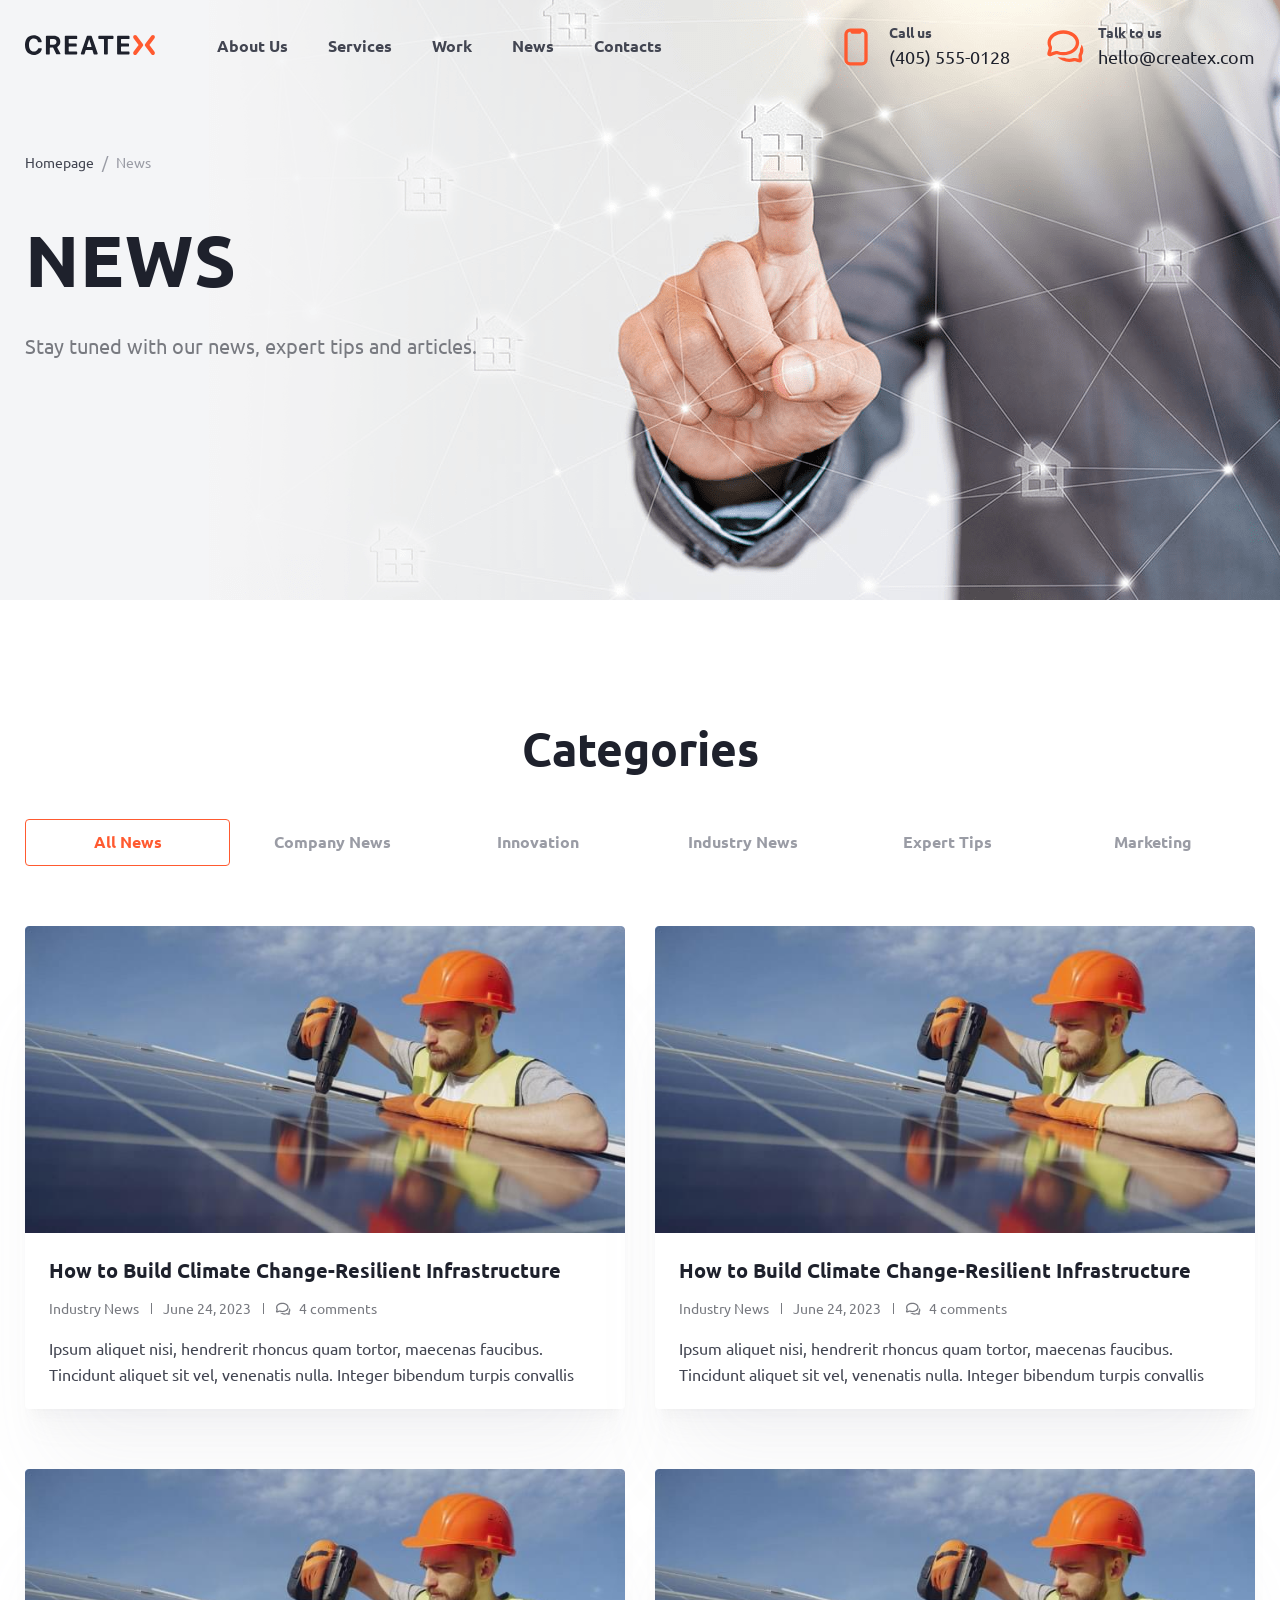
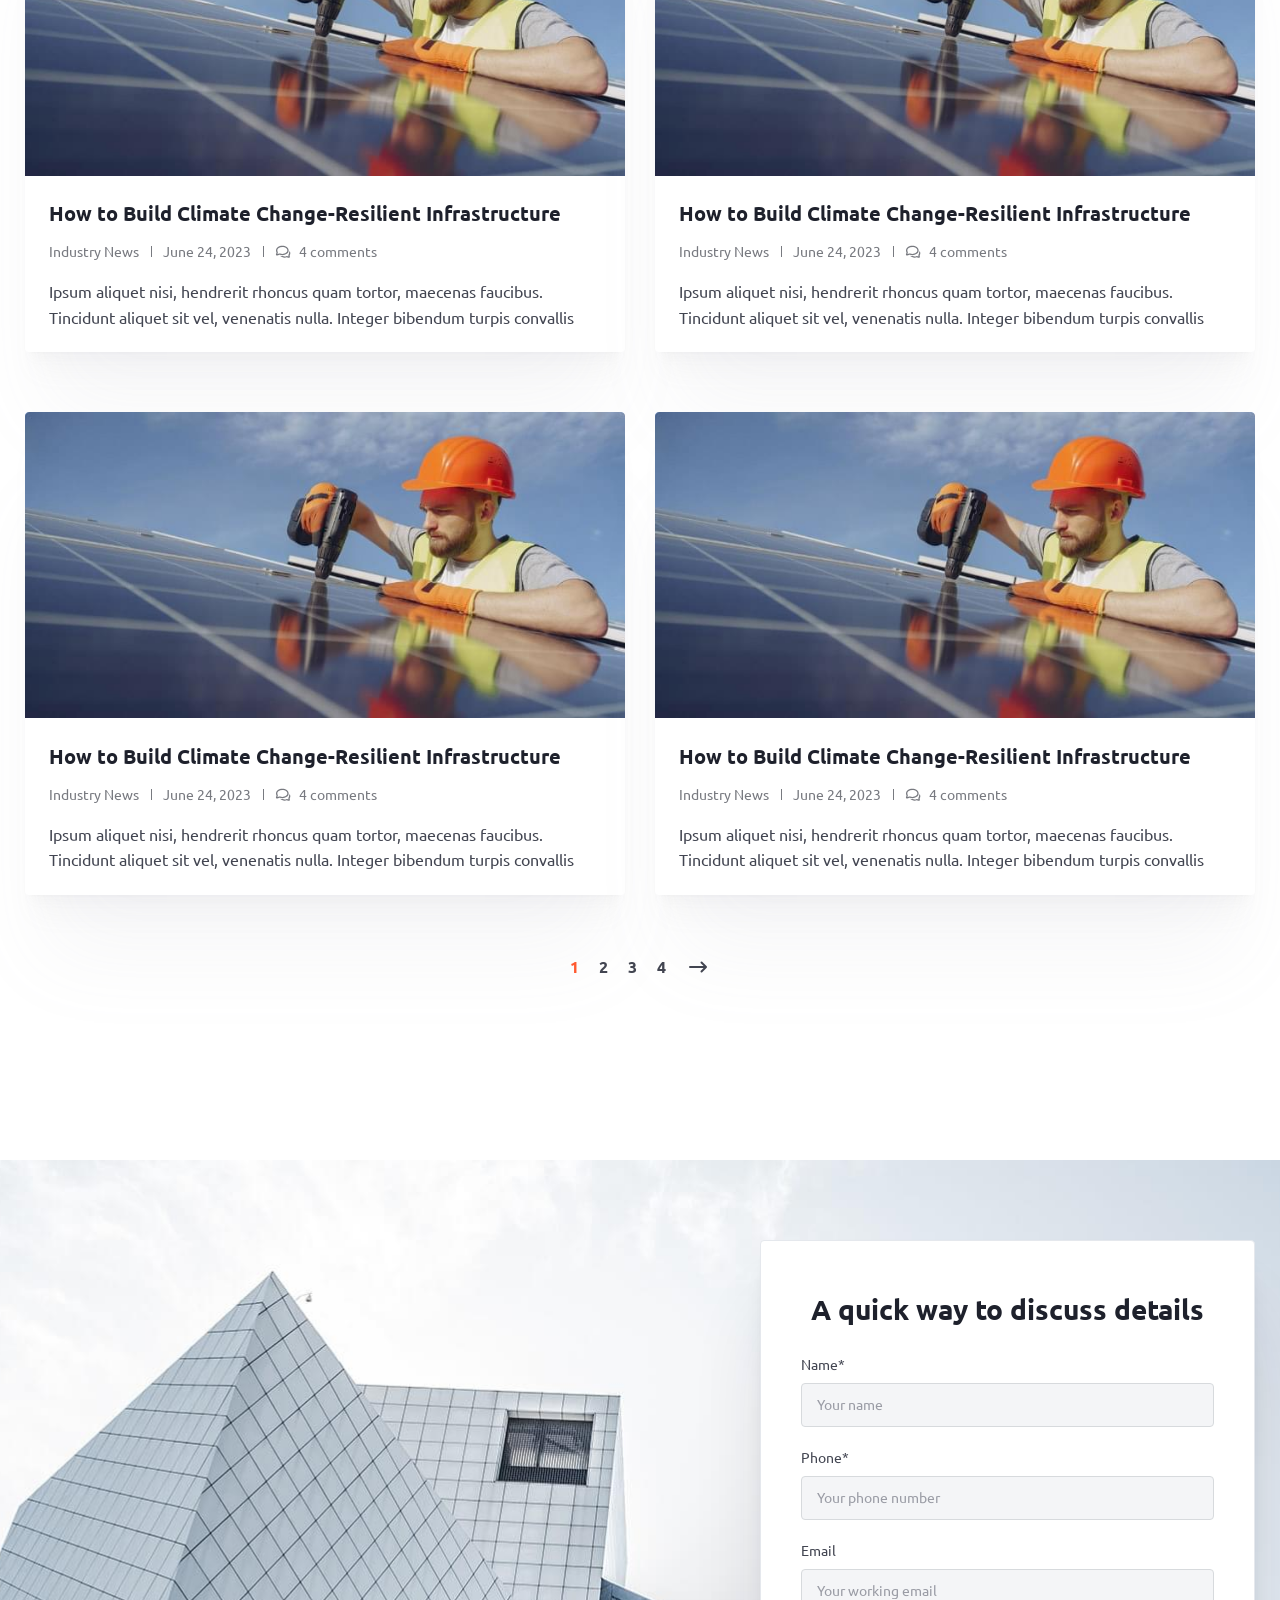
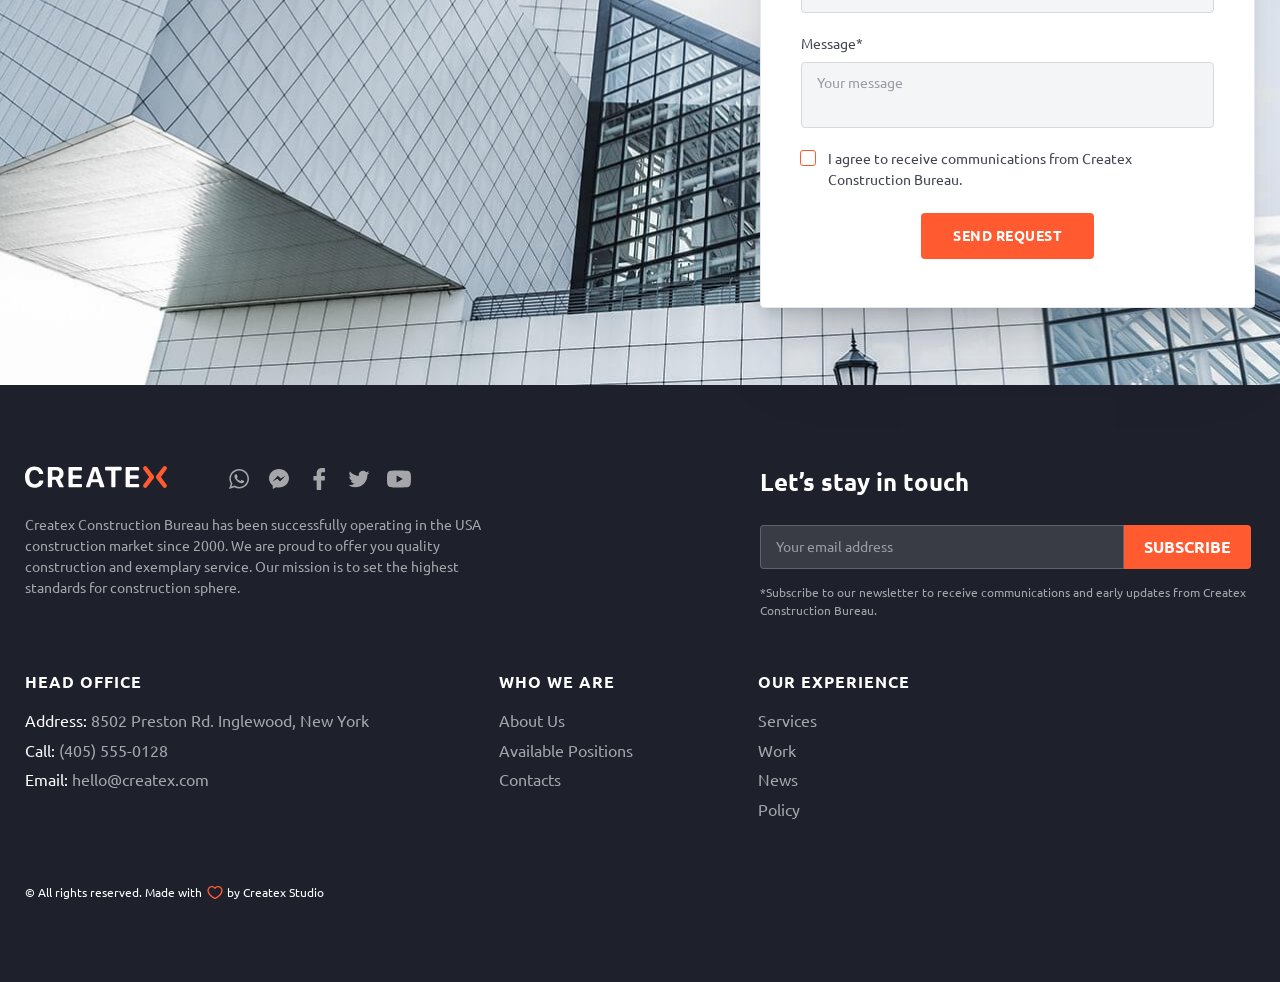
<file: news.html>
<!DOCTYPE html>
<html lang="en">

<head>
  <meta charset="UTF-8">
  <meta name="viewport" content="width=device-width,initial-scale=1">
  <link rel="shortcut icon" href="img/favicon.ico" type="image/x-icon">
  <meta http-equiv="X-UA-Compatible" content="ie=edge">
  <meta name="theme-color" content="#111111">
  <title>Createx Construction</title>
  <link rel="stylesheet" href="css/vendor.css">
  <link rel="stylesheet" href="css/main.css">
</head>

<body>
  <div class="site-container">
    <header class="header header--secondary">
      <div class="container header__container"><a href="index.html" class="logo"><img src="img/logo.svg"
            alt="Createx Logo"></a>
        <nav class="nav header__nav">
          <ul class="nav__list list-reset">
            <li class="nav__item"><a href="about.html" class="nav__link">About Us</a></li>
            <li class="nav__item"><a href="services.html" class="nav__link">Services</a></li>
            <li class="nav__item"><a href="work.html" class="nav__link">Work</a></li>
            <li class="nav__item"><a href="news.html" class="nav__link">News</a></li>
            <li class="nav__item"><a href="contacts.html" class="nav__link">Contacts</a></li>
          </ul>
          <div class="header-contacts header-contacts--nav"><a href="tel:4055550128"
              class="header-contacts__link contacts-link contacts-link--call"><span class="contacts-link__caption">Call
                us</span> <span class="contacts-link__value">(405) 555-0128</span> </a><a
              href="mailto:hello@createx.com" class="header-contacts__link contacts-link contacts-link--mail"><span
                class="contacts-link__caption">Talk to us</span> <span
                class="contacts-link__value">hello@createx.com</span></a></div>
        </nav>
        <div class="header-contacts"><a href="tel:4055550128"
            class="header-contacts__link contacts-link contacts-link--call"><span class="contacts-link__caption">Call
              us</span> <span class="contacts-link__value">(405) 555-0128</span> </a><a href="mailto:hello@createx.com"
            class="header-contacts__link contacts-link contacts-link--mail"><span class="contacts-link__caption">Talk to
              us</span> <span class="contacts-link__value">hello@createx.com</span></a></div><button
          class="btn-reset burger" aria-label="Открыть меню"><span class="burger__line"></span></button>
      </div>
    </header>
    <main>
      <section class="page-hero page-hero--news">
        <div class="container">
          <ul class="list-reset breadcrumbs page-hero__breadcrumbs">
            <li class="breadcrumbs__item"><a href="#" class="breadcrumbs__link">Homepage</a></li>
            <li class="breadcrumbs__item"><a class="breadcrumbs__link">News</a></li>
          </ul>
          <h1 class="page-hero__title">News</h1>
          <p class="page-hero__descr">Stay tuned with our news, expert tips and articles.</p>
        </div>
      </section>
      <section class="categories">
        <div class="container">
          <h2 class="title title--center categories__title">Categories</h2>
          <ul class="list-reset categories-nav">
            <li class="categories-nav__item"><button
                class="btn-reset categories-nav__btn categories-nav__btn--active">All News</button></li>
            <li class="categories-nav__item"><button class="btn-reset categories-nav__btn">Company News</button></li>
            <li class="categories-nav__item"><button class="btn-reset categories-nav__btn">Innovation</button></li>
            <li class="categories-nav__item"><button class="btn-reset categories-nav__btn">Industry News</button></li>
            <li class="categories-nav__item"><button class="btn-reset categories-nav__btn">Expert Tips</button></li>
            <li class="categories-nav__item"><button class="btn-reset categories-nav__btn">Marketing</button></li>
          </ul>
          <ul class="list-reset categories-list grid">
            <li class="categories-list__item">
              <article class="news-article"><img src="img/recent-article-1.jpg" alt="article 1"
                  class="news-article__image">
                <div class="news-article__text">
                  <h3 class="news-article__title"><a href="post.html" class="news-article__link">How to&nbsp;Build
                      Climate Change-Resilient Infrastructure</a></h3>
                  <div class="news-article__meta article-meta"><a href="#" class="article-meta__item">Industry News</a>
                    <time class="article-meta__item" datetime="2023-06-24 19:00">June 24, 2023</time> <span
                      class="article-meta__item article-meta__item--comments">4 comments</span></div>
                  <p class="news-article__descr">Ipsum aliquet nisi, hendrerit rhoncus quam tortor, maecenas faucibus.
                    Tincidunt aliquet sit vel, venenatis nulla. Integer bibendum turpis convallis enim, nibh
                    convallis...</p>
                </div>
              </article>
            </li>
            <li class="categories-list__item">
              <article class="news-article"><img src="img/recent-article-1.jpg" alt="article 1"
                  class="news-article__image">
                <div class="news-article__text">
                  <h3 class="news-article__title"><a href="post.html" class="news-article__link">How to&nbsp;Build
                      Climate Change-Resilient Infrastructure</a></h3>
                  <div class="news-article__meta article-meta"><a href="post.html" class="article-meta__item">Industry
                      News</a> <time class="article-meta__item" datetime="2023-06-24 19:00">June 24, 2023</time> <span
                      class="article-meta__item article-meta__item--comments">4 comments</span></div>
                  <p class="news-article__descr">Ipsum aliquet nisi, hendrerit rhoncus quam tortor, maecenas faucibus.
                    Tincidunt aliquet sit vel, venenatis nulla. Integer bibendum turpis convallis enim, nibh
                    convallis...</p>
                </div>
              </article>
            </li>
            <li class="categories-list__item">
              <article class="news-article"><img src="img/recent-article-1.jpg" alt="article 1"
                  class="news-article__image">
                <div class="news-article__text">
                  <h3 class="news-article__title"><a href="post.html" class="news-article__link">How to&nbsp;Build
                      Climate Change-Resilient Infrastructure</a></h3>
                  <div class="news-article__meta article-meta"><a href="#" class="article-meta__item">Industry News</a>
                    <time class="article-meta__item" datetime="2023-06-24 19:00">June 24, 2023</time> <span
                      class="article-meta__item article-meta__item--comments">4 comments</span></div>
                  <p class="news-article__descr">Ipsum aliquet nisi, hendrerit rhoncus quam tortor, maecenas faucibus.
                    Tincidunt aliquet sit vel, venenatis nulla. Integer bibendum turpis convallis enim, nibh
                    convallis...</p>
                </div>
              </article>
            </li>
            <li class="categories-list__item">
              <article class="news-article"><img src="img/recent-article-1.jpg" alt="article 1"
                  class="news-article__image">
                <div class="news-article__text">
                  <h3 class="news-article__title"><a href="post.html" class="news-article__link">How to&nbsp;Build
                      Climate Change-Resilient Infrastructure</a></h3>
                  <div class="news-article__meta article-meta"><a href="#" class="article-meta__item">Industry News</a>
                    <time class="article-meta__item" datetime="2023-06-24 19:00">June 24, 2023</time> <span
                      class="article-meta__item article-meta__item--comments">4 comments</span></div>
                  <p class="news-article__descr">Ipsum aliquet nisi, hendrerit rhoncus quam tortor, maecenas faucibus.
                    Tincidunt aliquet sit vel, venenatis nulla. Integer bibendum turpis convallis enim, nibh
                    convallis...</p>
                </div>
              </article>
            </li>
            <li class="categories-list__item">
              <article class="news-article"><img src="img/recent-article-1.jpg" alt="article 1"
                  class="news-article__image">
                <div class="news-article__text">
                  <h3 class="news-article__title"><a href="post.html" class="news-article__link">How to&nbsp;Build
                      Climate Change-Resilient Infrastructure</a></h3>
                  <div class="news-article__meta article-meta"><a href="#" class="article-meta__item">Industry News</a>
                    <time class="article-meta__item" datetime="2023-06-24 19:00">June 24, 2023</time> <span
                      class="article-meta__item article-meta__item--comments">4 comments</span></div>
                  <p class="news-article__descr">Ipsum aliquet nisi, hendrerit rhoncus quam tortor, maecenas faucibus.
                    Tincidunt aliquet sit vel, venenatis nulla. Integer bibendum turpis convallis enim, nibh
                    convallis...</p>
                </div>
              </article>
            </li>
            <li class="categories-list__item">
              <article class="news-article"><img src="img/recent-article-1.jpg" alt="article 1"
                  class="news-article__image">
                <div class="news-article__text">
                  <h3 class="news-article__title"><a href="#" class="news-article__link">How to&nbsp;Build Climate
                      Change-Resilient Infrastructure</a></h3>
                  <div class="news-article__meta article-meta"><a href="#" class="article-meta__item">Industry News</a>
                    <time class="article-meta__item" datetime="2023-06-24 19:00">June 24, 2023</time> <span
                      class="article-meta__item article-meta__item--comments">4 comments</span></div>
                  <p class="news-article__descr">Ipsum aliquet nisi, hendrerit rhoncus quam tortor, maecenas faucibus.
                    Tincidunt aliquet sit vel, venenatis nulla. Integer bibendum turpis convallis enim, nibh
                    convallis...</p>
                </div>
              </article>
            </li>
          </ul>
          <ul class="list-reset categories-pag">
            <li class="categories-pag__item"><a href="#" class="categories-pag__link categories-pag__link--active">1</a>
            </li>
            <li class="categories-pag__item"><a href="#" class="categories-pag__link">2</a></li>
            <li class="categories-pag__item"><a href="#" class="categories-pag__link">3</a></li>
            <li class="categories-pag__item"><a href="#" class="categories-pag__link">4</a></li>
            <li class="categories-pag__item"><a href="#" class="categories-pag__link" aria-label="next page"><svg>
                  <use xlink:href="img/sprite.svg#right-arrow"></use>
                </svg></a></li>
          </ul>
        </div>
      </section>
      <section class="contacts-section">
        <h2 class="visually-hidden">Contacts</h2>
        <div class="container contacts-section__container">
          <form class="contacts-section__form contacts-form">
            <h3 class="contacts-form__title">A quick way to discuss details</h3><label
              class="form-field form-field--gray contacts-form__field"><span class="form-field__caption">Name*</span>
              <input type="text" name="name" placeholder="Your name" class="form-field__input"></label> <label
              class="form-field form-field--gray contacts-form__field"><span class="form-field__caption">Phone*</span>
              <input type="tel" name="phone" placeholder="Your phone number" class="form-field__input"></label> <label
              class="form-field form-field--gray contacts-form__field"><span class="form-field__caption">Email</span>
              <input type="email" name="email" placeholder="Your working email" class="form-field__input"></label>
            <label class="form-field form-field--gray contacts-form__field"><span
                class="form-field__caption">Message*</span> <textarea name="message" placeholder="Your message"
                class="form-field__input form-field__input--big"></textarea></label> <label
              class="custom-checkbox contacts-form__checkbox"><input type="checkbox" class="custom-checkbox__input">
              <span class="custom-checkbox__text">I agree to receive communications from Createx Construction
                Bureau.</span></label>
            <div class="centered"><button class="contacts-form__btn btn btn--fill" type="submit">Send Request</button>
            </div>
          </form>
        </div>
      </section>
    </main>
    <footer class="footer"><a href="#page" data-scroll class="to-top"><span class="to-top__text">Go to top</span> <span
          class="to-top__icon"><svg>
            <use xlink:href="img/sprite.svg#to-top"></use>
          </svg></span></a>
      <div class="container footer__container grid">
        <div class="footer__left">
          <div class="footer__top"><a href="index.html" class="logo footer__logo"><img src="img/logo-footer.svg"
                alt="Createx Logo"></a>
            <ul class="social footer__social list-reset">
              <li class="social__item"><a href="#" target="_blank" class="social__link" aria-label="WhatsApp"><svg>
                    <use xlink:href="img/sprite.svg#whats"></use>
                  </svg></a></li>
              <li class="social__item"><a href="#" target="_blank" class="social__link" aria-label="Messenger"><svg>
                    <use xlink:href="img/sprite.svg#mess"></use>
                  </svg></a></li>
              <li class="social__item"><a href="#" target="_blank" class="social__link" aria-label="Facebook"><svg>
                    <use xlink:href="img/sprite.svg#facebook"></use>
                  </svg></a></li>
              <li class="social__item"><a href="#" target="_blank" class="social__link" aria-label="Twitter"><svg>
                    <use xlink:href="img/sprite.svg#twitter"></use>
                  </svg></a></li>
              <li class="social__item"><a href="#" target="_blank" class="social__link" aria-label="Youtube"><svg>
                    <use xlink:href="img/sprite.svg#youtube"></use>
                  </svg></a></li>
            </ul>
          </div>
          <p class="footer__descr">Createx Construction Bureau has been successfully operating in&nbsp;the USA
            construction market since 2000. We&nbsp;are proud to&nbsp;offer you quality construction and exemplary
            service. Our mission is&nbsp;to&nbsp;set the highest standards for construction sphere.</p>
        </div>
        <form action="#" class="footer-form footer__form">
          <h3 class="footer-form__title">Let’s stay in touch</h3>
          <div class="footer-form__items"><label class="form-field form-field--gray contacts-form__field"><input
                type="email" name="email" placeholder="Your email address" class="form-field__input"></label> <button
              class="footer-form__btn btn btn--fill">Subscribe</button></div>
          <p class="footer-form__descr">*Subscribe to&nbsp;our newsletter to&nbsp;receive communications and early
            updates from Createx Construction Bureau.</p>
        </form>
        <address class="footer-address footer__address">
          <h3 class="footer-address__title footer-title">Head Office</h3><span class="footer-address__item"><span
              class="footer-address__name">Address:</span> 8502 Preston Rd. Inglewood, New York </span><span
            class="footer-address__item"><span class="footer-address__name">Call:</span> <a href="tel:4055550128">(405)
              555-0128</a> </span><span class="footer-address__item"><span class="footer-address__name">Email:</span> <a
              href="mailto:hello@createx.com">hello@createx.com</a></span>
        </address>
        <nav class="footer-nav footer__nav" title="secondary navigation">
          <div class="footer-nav__col">
            <h3 class="footer-nav__title footer-title">Who we are</h3>
            <ul class="list-reset footer-nav__list">
              <li class="footer-nav__item"><a href="about.html" class="footer-nav__link">About Us</a></li>
              <li class="footer-nav__item"><a href="#" class="footer-nav__link">Available Positions</a></li>
              <li class="footer-nav__item"><a href="contacts.html" class="footer-nav__link">Contacts</a></li>
            </ul>
          </div>
          <div class="footer-nav__col">
            <h3 class="footer-nav__title footer-title">Our Experience</h3>
            <ul class="list-reset footer-nav__list">
              <li class="footer-nav__item"><a href="services.html" class="footer-nav__link">Services</a></li>
              <li class="footer-nav__item"><a href="work.html" class="footer-nav__link">Work</a></li>
              <li class="footer-nav__item"><a href="news.html" class="footer-nav__link">News</a></li>
                <li class="footer-nav__item"><a href="policy.html" class="footer-nav__link">Policy</a></li> 
            </ul>
          </div>
        </nav><small class="footer__copyright">&copy;&nbsp;All rights reserved. Made with <span>by Createx
            Studio</span></small>
      </div>
    </footer>
    <div class="overlay"></div>
  </div>
  <script src="js/vendor.js"></script>
  <script src="js/main.js"></script>
</body>

</html>
</file>
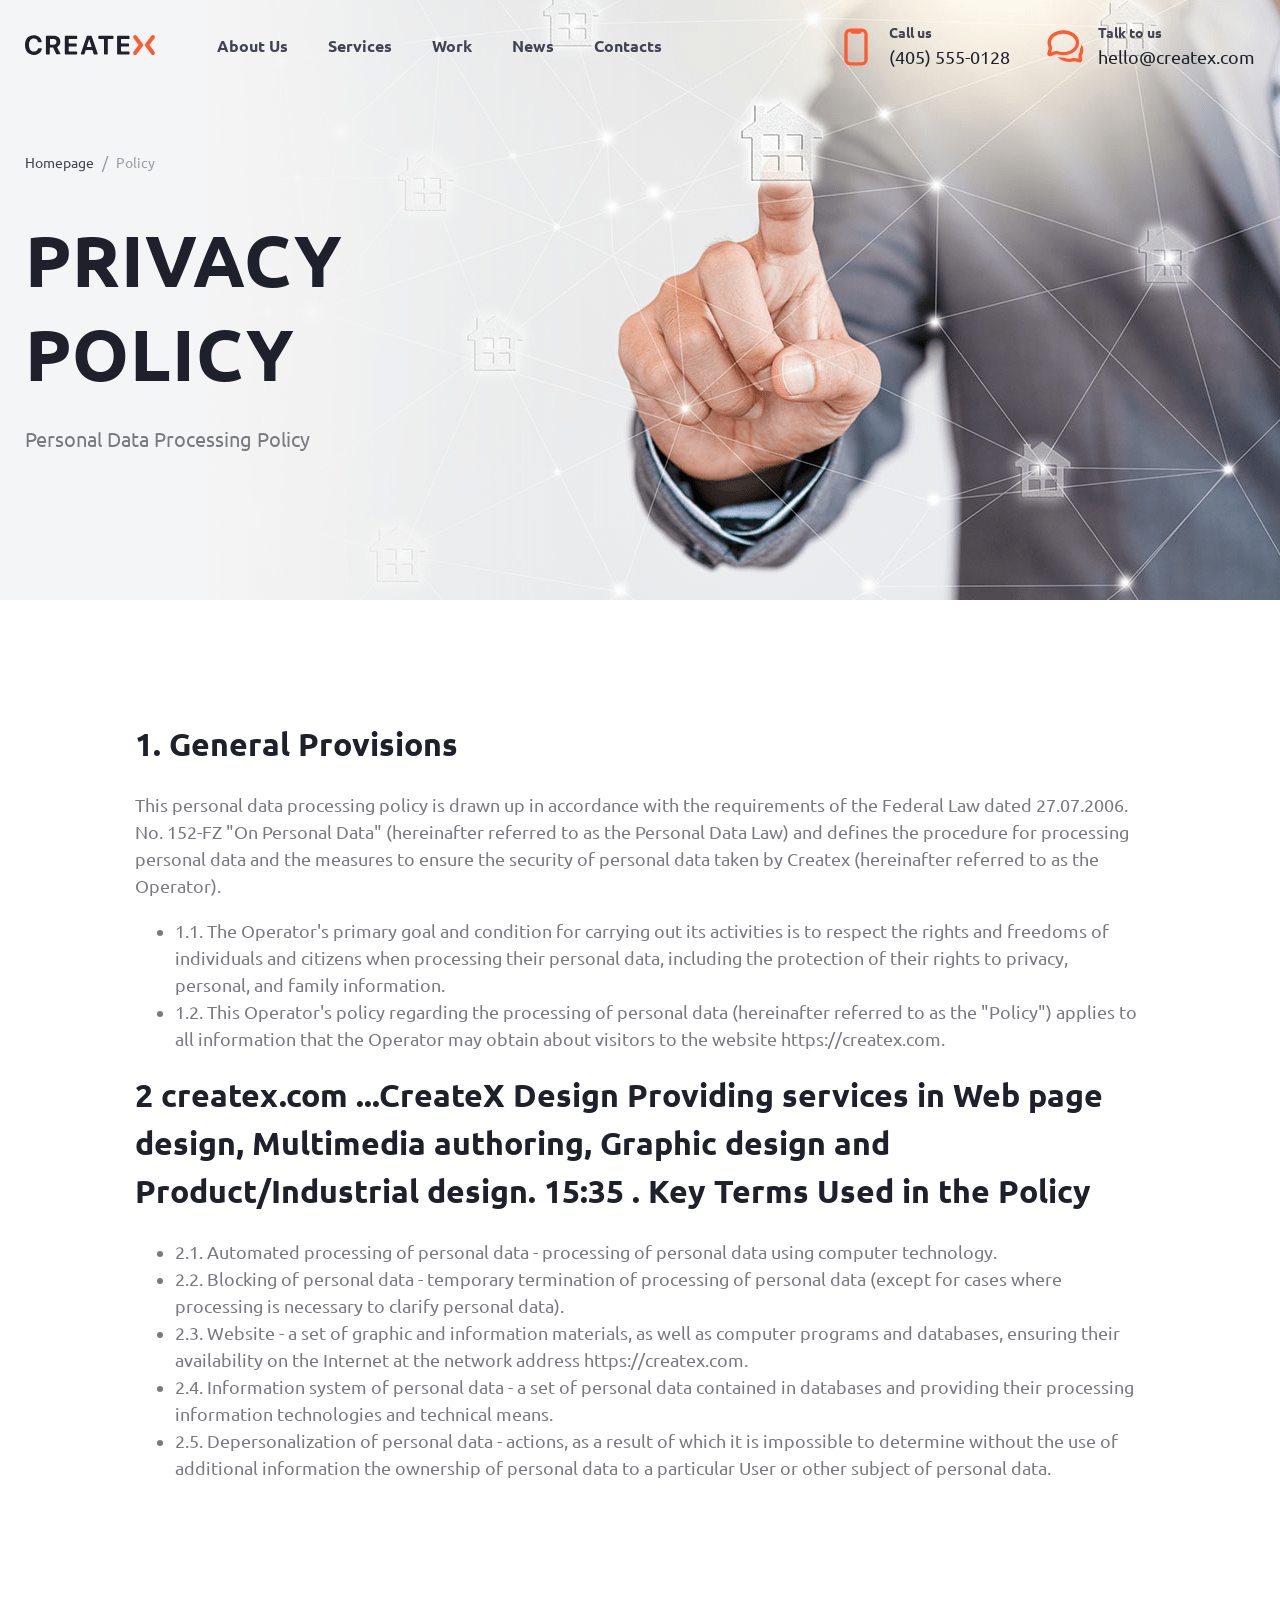
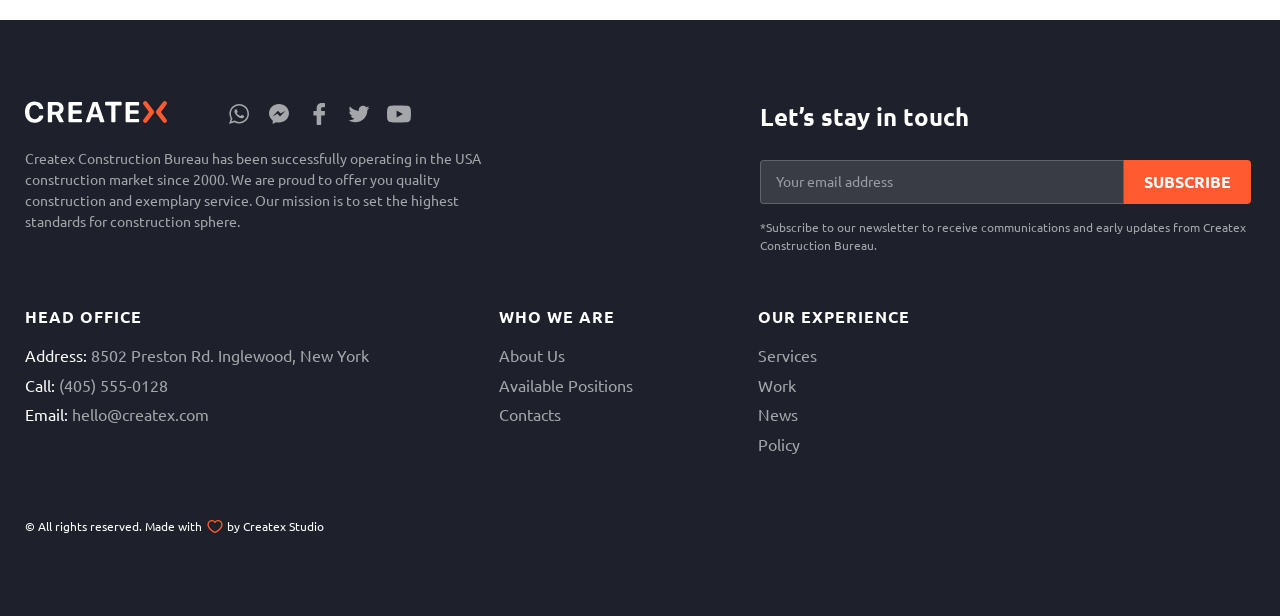
<file: police.html>
<!DOCTYPE html>
<html lang="en">
 
<head>
  <meta charset="UTF-8">
  <meta name="viewport" content="width=device-width,initial-scale=1">
  <link rel="shortcut icon" href="img/favicon.ico" type="image/x-icon">
  <meta http-equiv="X-UA-Compatible" content="ie=edge">
  <meta name="theme-color" content="#111111">
  <title>Createx Construction</title>
  <link rel="stylesheet" href="css/vendor.css">
  <link rel="stylesheet" href="css/main.css">
</head>
 
<body>
  <div class="site-container">
    <header class="header header--secondary">
      <div class="container header__container"><a href="index.html" class="logo"><img src="img/logo.svg"
            alt="Createx Logo"></a>
        <nav class="nav header__nav">
          <ul class="nav__list list-reset">
            <li class="nav__item"><a href="about.html" class="nav__link">About Us</a></li>
            <li class="nav__item"><a href="services.html" class="nav__link">Services</a></li>
            <li class="nav__item"><a href="work.html" class="nav__link">Work</a></li>
            <li class="nav__item"><a href="news.html" class="nav__link">News</a></li>
            <li class="nav__item"><a href="contacts.html" class="nav__link">Contacts</a></li>
          </ul>
          <div class="header-contacts header-contacts--nav"><a href="tel:4055550128"
              class="header-contacts__link contacts-link contacts-link--call"><span class="contacts-link__caption">Call
                us</span> <span class="contacts-link__value">(405) 555-0128</span> </a><a
              href="mailto:hello@createx.com" class="header-contacts__link contacts-link contacts-link--mail"><span
                class="contacts-link__caption">Talk to us</span> <span
                class="contacts-link__value">hello@createx.com</span></a></div>
        </nav>
        <div class="header-contacts"><a href="tel:4055550128"
            class="header-contacts__link contacts-link contacts-link--call"><span class="contacts-link__caption">Call
              us</span> <span class="contacts-link__value">(405) 555-0128</span> </a><a href="mailto:hello@createx.com"
            class="header-contacts__link contacts-link contacts-link--mail"><span class="contacts-link__caption">Talk to
              us</span> <span class="contacts-link__value">hello@createx.com</span></a></div><button
          class="btn-reset burger" aria-label="Открыть меню"><span class="burger__line"></span></button>
      </div>
    </header>
    <main>
      <section class="page-hero page-hero--news">
        <div class="container">
          <ul class="list-reset breadcrumbs page-hero__breadcrumbs">
            <li class="breadcrumbs__item"><a href="#" class="breadcrumbs__link">Homepage</a></li>
            <li class="breadcrumbs__item"><a class="breadcrumbs__link">Policy</a></li>
          </ul>
          <h1 class="page-hero__title">privacy Policy</h1>
          <p class="page-hero__descr">Personal Data Processing Policy</p>
        </div>
      </section>
      <section class="policy">
        <div class="container">
        <h2> 1. General Provisions</h2>
        <p>This personal data processing policy is drawn up in accordance with the requirements of the Federal Law dated 27.07.2006. No. 152-FZ "On Personal Data" (hereinafter referred to as the Personal Data Law) and defines the procedure for processing personal data and the measures to ensure the security of personal data taken by Createx (hereinafter referred to as the Operator).
 </p>
<ul>
  <li>1.1. The Operator's primary goal and condition for carrying out its activities is to respect the rights and freedoms of individuals and citizens when processing their personal data, including the protection of their rights to privacy, personal, and family information.</li>
  <li>1.2. This Operator's policy regarding the processing of personal data (hereinafter referred to as the "Policy") applies to all information that the Operator may obtain about visitors to the website https://createx.com. </li>
</ul>
<h2>2
createx.com
...CreateX Design
Providing services in Web page design, Multimedia authoring, Graphic design and Product/Industrial design.
15:35
. Key Terms Used in the Policy</h2>
<ul>
  <li>2.1. Automated processing of personal data - processing of personal data using computer technology. </li>
  <li>2.2. Blocking of personal data - temporary termination of processing of personal data (except for cases where processing is necessary to clarify personal data). </li>
  <li>2.3. Website - a set of graphic and information materials, as well as computer programs and databases, ensuring their availability on the Internet at the network address https://createx.com. </li>
  <li>2.4. Information system of personal data - a set of personal data contained in databases and providing their processing information technologies and technical means. </li>
  <li>2.5. Depersonalization of personal data - actions, as a result of which it is impossible to determine without the use of additional information the ownership of personal data to a particular User or other subject of personal data.</li>
</ul></div>
 </section>
    </main>
    <footer class="footer"><a href="#page" data-scroll class="to-top"><span class="to-top__text">Go to top</span> <span
          class="to-top__icon"><svg>
            <use xlink:href="img/sprite.svg#to-top"></use>
          </svg></span></a>
      <div class="container footer__container grid">
        <div class="footer__left">
          <div class="footer__top"><a href="index.html" class="logo footer__logo"><img src="img/logo-footer.svg"
                alt="Createx Logo"></a>
            <ul class="social footer__social list-reset">
              <li class="social__item"><a href="#" target="_blank" class="social__link" aria-label="WhatsApp"><svg>
                    <use xlink:href="img/sprite.svg#whats"></use>
                  </svg></a></li>
              <li class="social__item"><a href="#" target="_blank" class="social__link" aria-label="Messenger"><svg>
                    <use xlink:href="img/sprite.svg#mess"></use>
                  </svg></a></li>
              <li class="social__item"><a href="#" target="_blank" class="social__link" aria-label="Facebook"><svg>
                    <use xlink:href="img/sprite.svg#facebook"></use>
                  </svg></a></li>
              <li class="social__item"><a href="#" target="_blank" class="social__link" aria-label="Twitter"><svg>
                    <use xlink:href="img/sprite.svg#twitter"></use>
                  </svg></a></li>
              <li class="social__item"><a href="#" target="_blank" class="social__link" aria-label="Youtube"><svg>
                    <use xlink:href="img/sprite.svg#youtube"></use>
                  </svg></a></li>
            </ul>
          </div>
          <p class="footer__descr">Createx Construction Bureau has been successfully operating in&nbsp;the USA
            construction market since 2000. We&nbsp;are proud to&nbsp;offer you quality construction and exemplary
            service. Our mission is&nbsp;to&nbsp;set the highest standards for construction sphere.</p>
        </div>
        <form action="#" class="footer-form footer__form">
          <h3 class="footer-form__title">Let’s stay in touch</h3>
          <div class="footer-form__items"><label class="form-field form-field--gray contacts-form__field"><input
                type="email" name="email" placeholder="Your email address" class="form-field__input"></label> <button
              class="footer-form__btn btn btn--fill">Subscribe</button></div>
          <p class="footer-form__descr">*Subscribe to&nbsp;our newsletter to&nbsp;receive communications and early
            updates from Createx Construction Bureau.</p>
        </form>
        <address class="footer-address footer__address">
          <h3 class="footer-address__title footer-title">Head Office</h3><span class="footer-address__item"><span
              class="footer-address__name">Address:</span> 8502 Preston Rd. Inglewood, New York </span><span
            class="footer-address__item"><span class="footer-address__name">Call:</span> <a href="tel:40
createx.com
...CreateX Design
Providing services in Web page design, Multimedia authoring, Graphic design and Product/Industrial design.
15:35
55550128">(405)
              555-0128</a> </span><span class="footer-address__item"><span class="footer-address__name">Email:</span> <a
              href="mailto:hello@createx.com">hello@createx.com</a></span>
        </address>
        <nav class="footer-nav footer__nav" title="secondary navigation">
          <div class="footer-nav__col">
            <h3 class="footer-nav__title footer-title">Who we are</h3>
            <ul class="list-reset footer-nav__list">
              <li class="footer-nav__item"><a href="about.html" class="footer-nav__link">About Us</a></li>
              <li class="footer-nav__item"><a href="#" class="footer-nav__link">Available Positions</a></li>
              <li class="footer-nav__item"><a href="contacts.html" class="footer-nav__link">Contacts</a></li>
            </ul>
          </div>
          <div class="footer-nav__col">
            <h3 class="footer-nav__title footer-title">Our Experience</h3>
            <ul class="list-reset footer-nav__list">
              <li class="footer-nav__item"><a href="services.html" class="footer-nav__link">Services</a></li>
              <li class="footer-nav__item"><a href="work.html" class="footer-nav__link">Work</a></li>
              <li class="footer-nav__item"><a href="news.html" class="footer-nav__link">News</a></li>
               <li class="footer-nav__item"><a href="policy.html" class="footer-nav__link">Policy</a></li> 
            </ul>
          </div>
        </nav><small class="footer__copyright">&copy;&nbsp;All rights reserved. Made with <span>by Createx
            Studio</span></small>
      </div>
    </footer>
    <div class="overlay"></div>
  </div>
  <script src="js/vendor.js"></script>
  <script src="js/main.js"></script>
</body>
 
</html>
</file>
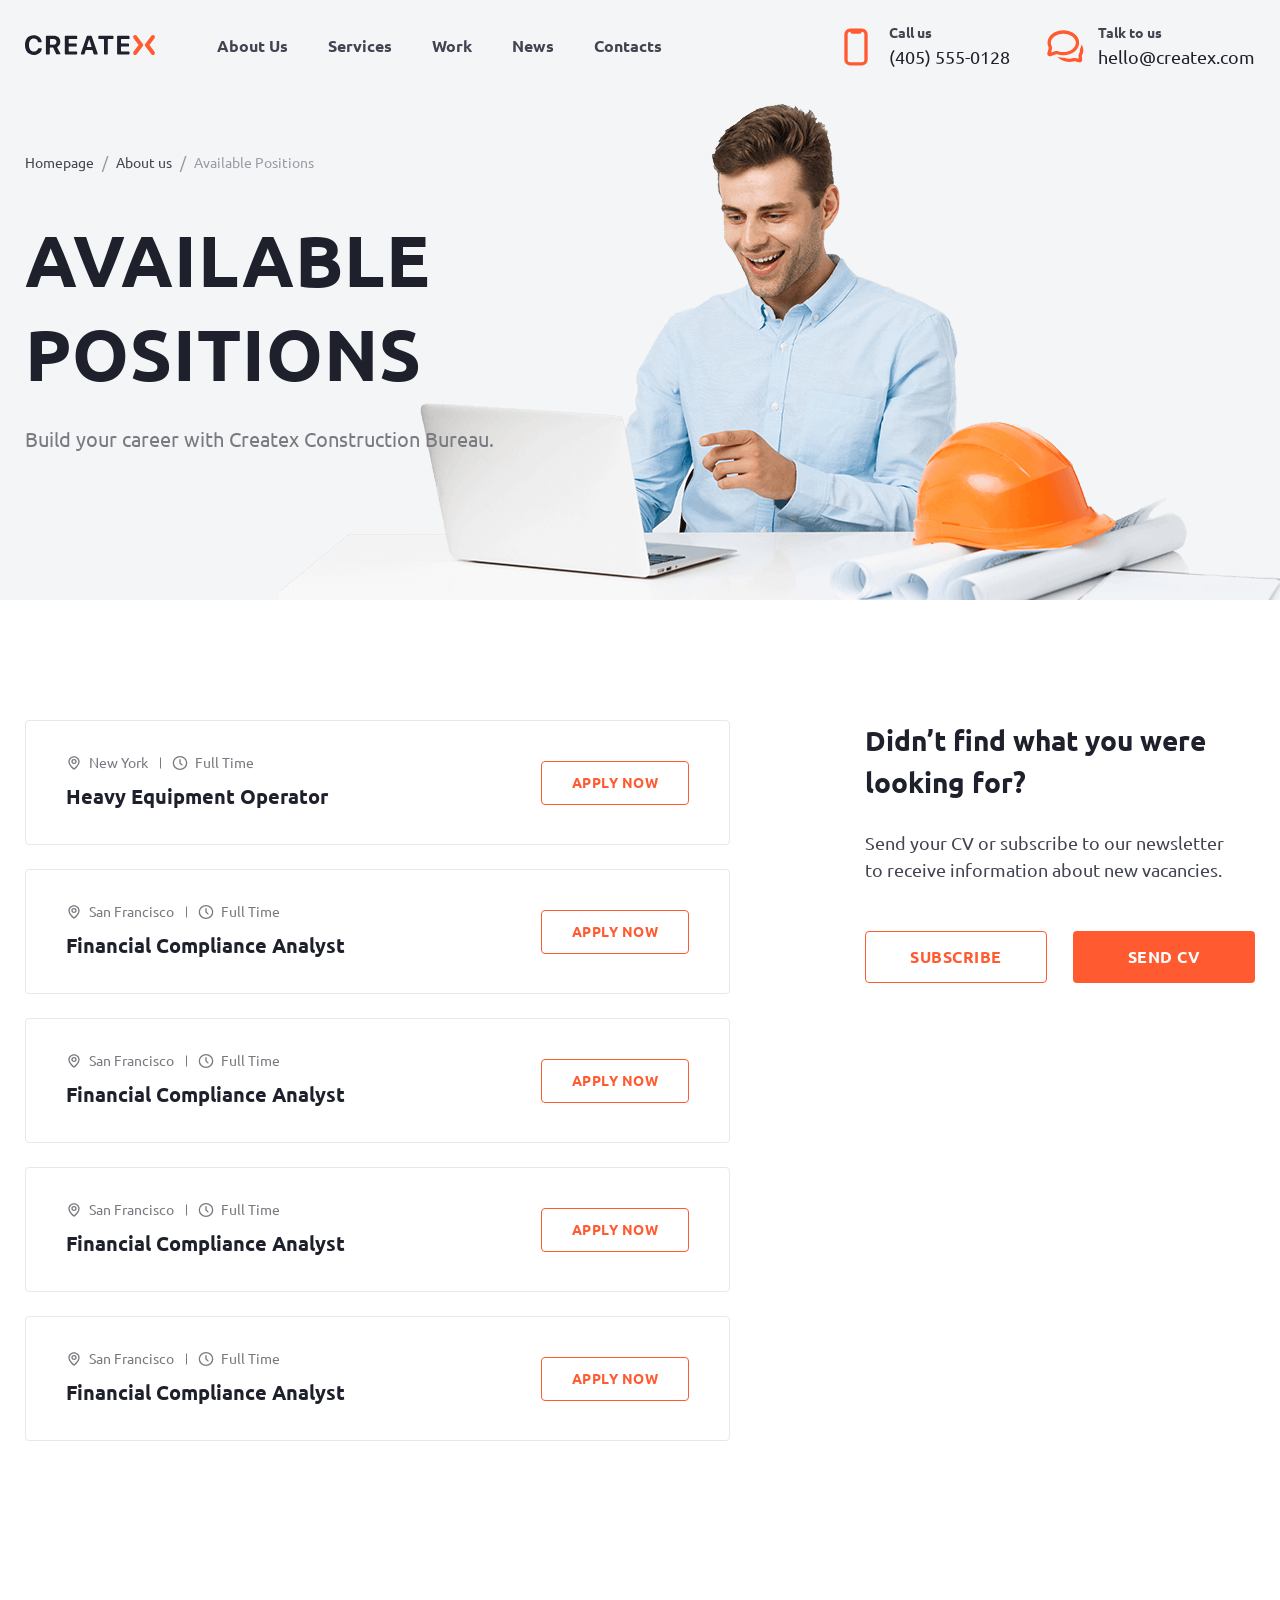
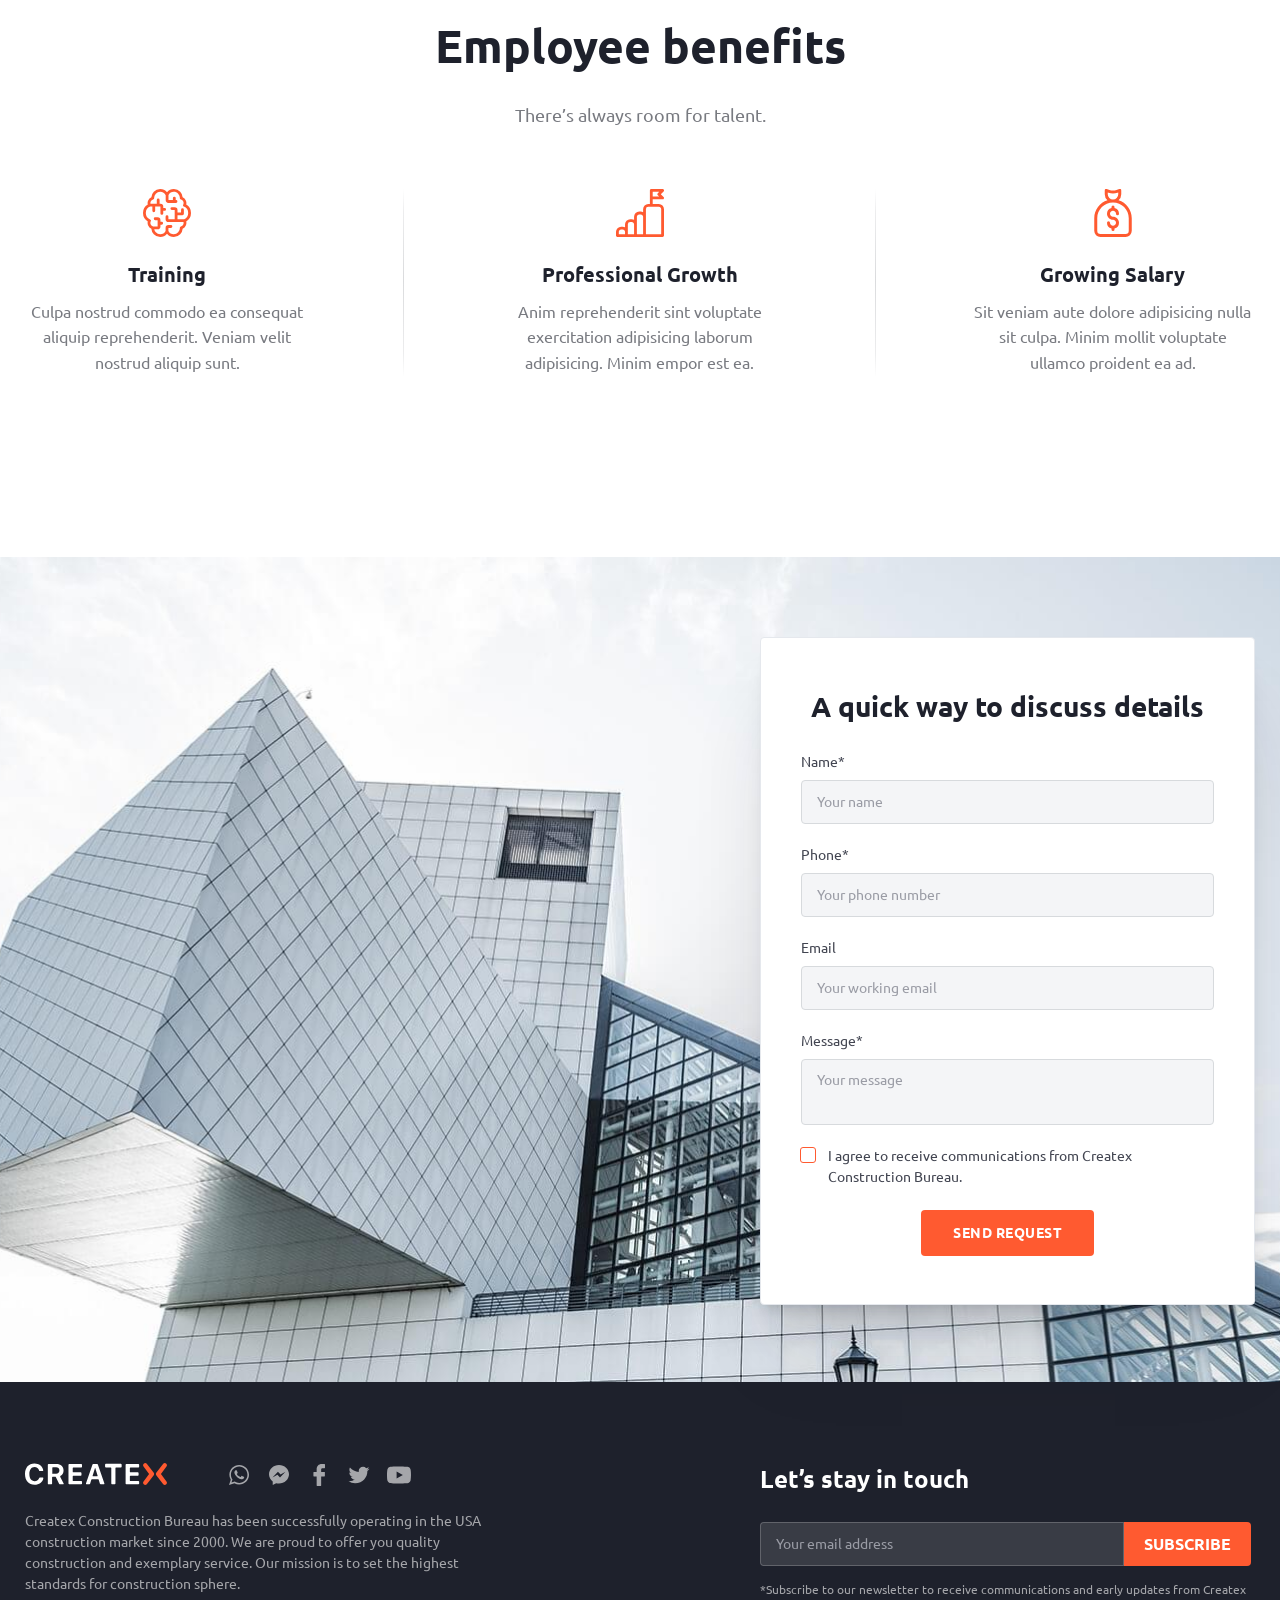
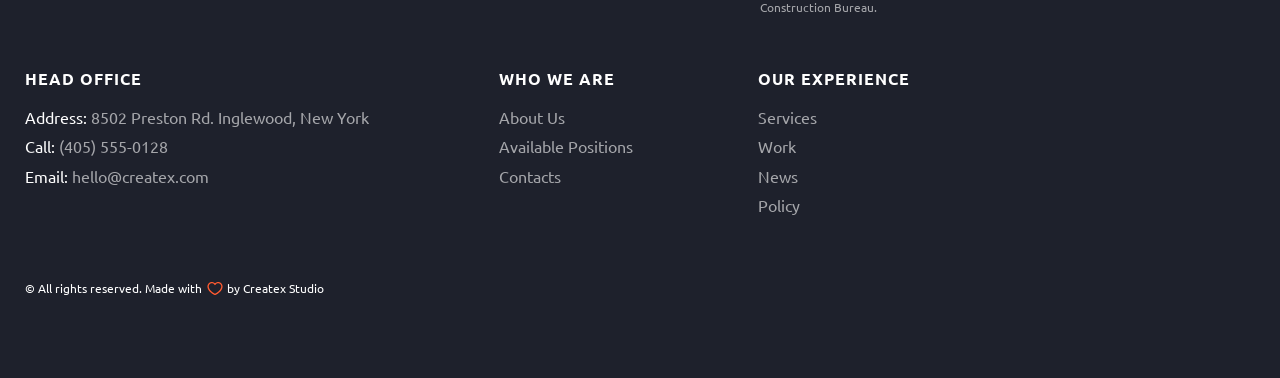
<file: positions.html>
<!DOCTYPE html>
<html lang="en">

<head>
  <meta charset="UTF-8">
  <meta name="viewport" content="width=device-width,initial-scale=1">
  <link rel="shortcut icon" href="img/favicon.ico" type="image/x-icon">
  <meta http-equiv="X-UA-Compatible" content="ie=edge">
  <meta name="theme-color" content="#111111">
  <title>Createx Construction</title>
  <link rel="stylesheet" href="css/vendor.css">
  <link rel="stylesheet" href="css/main.css">
</head>

<body>
  <div class="site-container">
    <header class="header header--secondary">
      <div class="container header__container"><a href="index.html" class="logo"><img src="img/logo.svg"
            alt="Createx Logo"></a>
        <nav class="nav header__nav">
          <ul class="nav__list list-reset">
            <li class="nav__item"><a href="about.html" class="nav__link">About Us</a></li>
            <li class="nav__item"><a href="services.html" class="nav__link">Services</a></li>
            <li class="nav__item"><a href="work.html" class="nav__link">Work</a></li>
            <li class="nav__item"><a href="news.html" class="nav__link">News</a></li>
            <li class="nav__item"><a href="contacts.html" class="nav__link">Contacts</a></li>
          </ul>
          <div class="header-contacts header-contacts--nav"><a href="tel:4055550128"
              class="header-contacts__link contacts-link contacts-link--call"><span class="contacts-link__caption">Call
                us</span> <span class="contacts-link__value">(405) 555-0128</span> </a><a
              href="mailto:hello@createx.com" class="header-contacts__link contacts-link contacts-link--mail"><span
                class="contacts-link__caption">Talk to us</span> <span
                class="contacts-link__value">hello@createx.com</span></a></div>
        </nav>
        <div class="header-contacts"><a href="tel:4055550128"
            class="header-contacts__link contacts-link contacts-link--call"><span class="contacts-link__caption">Call
              us</span> <span class="contacts-link__value">(405) 555-0128</span> </a><a href="mailto:hello@createx.com"
            class="header-contacts__link contacts-link contacts-link--mail"><span class="contacts-link__caption">Talk to
              us</span> <span class="contacts-link__value">hello@createx.com</span></a></div><button
          class="btn-reset burger" aria-label="Открыть меню"><span class="burger__line"></span></button>
      </div>
    </header>
    <main>
      <section class="page-hero page-hero--positions">
        <div class="container">
          <ul class="list-reset breadcrumbs page-hero__breadcrumbs">
            <li class="breadcrumbs__item"><a href="#" class="breadcrumbs__link">Homepage</a></li>
            <li class="breadcrumbs__item"><a href="#" class="breadcrumbs__link">About us</a></li>
            <li class="breadcrumbs__item"><a class="breadcrumbs__link">Available Positions</a></li>
          </ul>
          <h1 class="page-hero__title">Available Positions</h1>
          <p class="page-hero__descr">Build your career with Createx Construction Bureau.</p>
        </div>
      </section>
      <section class="positions-content">
        <h2 class="visually-hidden">Our available positions</h2>
        <div class="container">
          <div class="positions-content__info grid">
            <div class="positions-content__left">
              <ul class="list-reset positions-list">
                <li class="positions-list__item">
                  <article class="positions-item">
                    <div class="positions-item__left">
                      <div class="positions-item__meta"><span class="positions-item__city">New York</span> <span
                          class="positions-item__time">Full Time</span></div>
                      <h3 class="positions-item__title">Heavy Equipment Operator</h3>
                    </div><a href="#" class="btn btn--stroke-primary positions-item__link">Apply now</a>
                  </article>
                </li>
                <li class="positions-list__item">
                  <article class="positions-item">
                    <div class="positions-item__left">
                      <div class="positions-item__meta"><span class="positions-item__city">San Francisco</span> <span
                          class="positions-item__time">Full Time</span></div>
                      <h3 class="positions-item__title">Financial Compliance Analyst</h3>
                    </div><a href="#" class="btn btn--stroke-primary positions-item__link">Apply now</a>
                  </article>
                </li>
                <li class="positions-list__item">
                  <article class="positions-item">
                    <div class="positions-item__left">
                      <div class="positions-item__meta"><span class="positions-item__city">San Francisco</span> <span
                          class="positions-item__time">Full Time</span></div>
                      <h3 class="positions-item__title">Financial Compliance Analyst</h3>
                    </div><a href="#" class="btn btn--stroke-primary positions-item__link">Apply now</a>
                  </article>
                </li>
                <li class="positions-list__item">
                  <article class="positions-item">
                    <div class="positions-item__left">
                      <div class="positions-item__meta"><span class="positions-item__city">San Francisco</span> <span
                          class="positions-item__time">Full Time</span></div>
                      <h3 class="positions-item__title">Financial Compliance Analyst</h3>
                    </div><a href="#" class="btn btn--stroke-primary positions-item__link">Apply now</a>
                  </article>
                </li>
                <li class="positions-list__item">
                  <article class="positions-item">
                    <div class="positions-item__left">
                      <div class="positions-item__meta"><span class="positions-item__city">San Francisco</span> <span
                          class="positions-item__time">Full Time</span></div>
                      <h3 class="positions-item__title">Financial Compliance Analyst</h3>
                    </div><a href="#" class="btn btn--stroke-primary positions-item__link">Apply now</a>
                  </article>
                </li>
              </ul>
            </div>
            <div class="positions-content__right">
              <div class="positions-looking">
                <h3 class="positions-looking__title">Didn’t find what you were looking for?</h3>
                <p class="positions-looking__descr">Send your CV&nbsp;or subscribe to&nbsp;our newsletter
                  to&nbsp;receive information about new vacancies.</p>
                <div class="positions-looking__btns"><button
                    class="btn-reset btn btn--stroke-primary positions-looking__btn positions-looking__btn--subs"
                    data-graph-animation="custom" data-graph-path="first">Subscribe</button> <button
                    class="btn-reset btn btn--fill positions-looking__btn positions-looking__btn--send"
                    data-graph-animation="custom" data-graph-path="second">Send CV</button></div>
              </div>
            </div>
          </div>
        </div>
      </section>
      <section class="employee-benefits section-offset">
        <div class="container">
          <h2 class="title title--center">Employee benefits</h2>
          <p class="descr descr--center">There’s always room for talent.</p>
          <ul class="list-reset employee-benefits__list grid">
            <li class="employee-benefits__item employee-benefits__item--training">
              <h3 class="employee-benefits__subtitle">Training</h3>
              <p class="employee-benefits__descr">Culpa nostrud commodo ea&nbsp;consequat aliquip reprehenderit. Veniam
                velit nostrud aliquip sunt.</p>
            </li>
            <li class="employee-benefits__item employee-benefits__item--growth">
              <h3 class="employee-benefits__subtitle">Professional Growth</h3>
              <p class="employee-benefits__descr">Anim reprehenderit sint voluptate exercitation adipisicing laborum
                adipisicing. Minim empor est&nbsp;ea.</p>
            </li>
            <li class="employee-benefits__item employee-benefits__item--salary">
              <h3 class="employee-benefits__subtitle">Growing Salary</h3>
              <p class="employee-benefits__descr">Sit veniam aute dolore adipisicing nulla sit culpa. Minim mollit
                voluptate ullamco proident ea&nbsp;ad.</p>
            </li>
          </ul>
        </div>
      </section>
      <section class="contacts-section">
        <h2 class="visually-hidden">Contacts</h2>
        <div class="container contacts-section__container">
          <form class="contacts-section__form contacts-form">
            <h3 class="contacts-form__title">A quick way to discuss details</h3><label
              class="form-field form-field--gray contacts-form__field"><span class="form-field__caption">Name*</span>
              <input type="text" name="name" placeholder="Your name" class="form-field__input"></label> <label
              class="form-field form-field--gray contacts-form__field"><span class="form-field__caption">Phone*</span>
              <input type="tel" name="phone" placeholder="Your phone number" class="form-field__input"></label> <label
              class="form-field form-field--gray contacts-form__field"><span class="form-field__caption">Email</span>
              <input type="email" name="email" placeholder="Your working email" class="form-field__input"></label>
            <label class="form-field form-field--gray contacts-form__field"><span
                class="form-field__caption">Message*</span> <textarea name="message" placeholder="Your message"
                class="form-field__input form-field__input--big"></textarea></label> <label
              class="custom-checkbox contacts-form__checkbox"><input type="checkbox" class="custom-checkbox__input">
              <span class="custom-checkbox__text">I agree to receive communications from Createx Construction
                Bureau.</span></label>
            <div class="centered"><button class="contacts-form__btn btn btn--fill" type="submit">Send Request</button>
            </div>
          </form>
        </div>
      </section>
    </main>
    <footer class="footer"><a href="#page" data-scroll class="to-top"><span class="to-top__text">Go to top</span> <span
          class="to-top__icon"><svg>
            <use xlink:href="img/sprite.svg#to-top"></use>
          </svg></span></a>
      <div class="container footer__container grid">
        <div class="footer__left">
          <div class="footer__top"><a href="index.html" class="logo footer__logo"><img src="img/logo-footer.svg"
                alt="Createx Logo"></a>
            <ul class="social footer__social list-reset">
              <li class="social__item"><a href="#" target="_blank" class="social__link" aria-label="WhatsApp"><svg>
                    <use xlink:href="img/sprite.svg#whats"></use>
                  </svg></a></li>
              <li class="social__item"><a href="#" target="_blank" class="social__link" aria-label="Messenger"><svg>
                    <use xlink:href="img/sprite.svg#mess"></use>
                  </svg></a></li>
              <li class="social__item"><a href="#" target="_blank" class="social__link" aria-label="Facebook"><svg>
                    <use xlink:href="img/sprite.svg#facebook"></use>
                  </svg></a></li>
              <li class="social__item"><a href="#" target="_blank" class="social__link" aria-label="Twitter"><svg>
                    <use xlink:href="img/sprite.svg#twitter"></use>
                  </svg></a></li>
              <li class="social__item"><a href="#" target="_blank" class="social__link" aria-label="Youtube"><svg>
                    <use xlink:href="img/sprite.svg#youtube"></use>
                  </svg></a></li>
            </ul>
          </div>
          <p class="footer__descr">Createx Construction Bureau has been successfully operating in&nbsp;the USA
            construction market since 2000. We&nbsp;are proud to&nbsp;offer you quality construction and exemplary
            service. Our mission is&nbsp;to&nbsp;set the highest standards for construction sphere.</p>
        </div>
        <form action="#" class="footer-form footer__form">
          <h3 class="footer-form__title">Let’s stay in touch</h3>
          <div class="footer-form__items"><label class="form-field form-field--gray contacts-form__field"><input
                type="email" name="email" placeholder="Your email address" class="form-field__input"></label> <button
              class="footer-form__btn btn btn--fill">Subscribe</button></div>
          <p class="footer-form__descr">*Subscribe to&nbsp;our newsletter to&nbsp;receive communications and early
            updates from Createx Construction Bureau.</p>
        </form>
        <address class="footer-address footer__address">
          <h3 class="footer-address__title footer-title">Head Office</h3><span class="footer-address__item"><span
              class="footer-address__name">Address:</span> 8502 Preston Rd. Inglewood, New York </span><span
            class="footer-address__item"><span class="footer-address__name">Call:</span> <a href="tel:4055550128">(405)
              555-0128</a> </span><span class="footer-address__item"><span class="footer-address__name">Email:</span> <a
              href="mailto:hello@createx.com">hello@createx.com</a></span>
        </address>
        <nav class="footer-nav footer__nav" title="secondary navigation">
          <div class="footer-nav__col">
            <h3 class="footer-nav__title footer-title">Who we are</h3>
            <ul class="list-reset footer-nav__list">
              <li class="footer-nav__item"><a href="about.html" class="footer-nav__link">About Us</a></li>
              <li class="footer-nav__item"><a href="#" class="footer-nav__link">Available Positions</a></li>
              <li class="footer-nav__item"><a href="contacts.html" class="footer-nav__link">Contacts</a></li>
            </ul>
          </div>
          <div class="footer-nav__col">
            <h3 class="footer-nav__title footer-title">Our Experience</h3>
            <ul class="list-reset footer-nav__list">
              <li class="footer-nav__item"><a href="services.html" class="footer-nav__link">Services</a></li>
              <li class="footer-nav__item"><a href="work.html" class="footer-nav__link">Work</a></li>
              <li class="footer-nav__item"><a href="news.html" class="footer-nav__link">News</a></li>
                <li class="footer-nav__item"><a href="policy.html" class="footer-nav__link">Policy</a></li>
            </ul>
          </div>
        </nav><small class="footer__copyright">&copy;&nbsp;All rights reserved. Made with <span>by Createx
            Studio</span></small>
      </div>
    </footer>
    <div class="overlay"></div>
    <div class="modal">
      <div class="modal__container site-modal" role="dialog" aria-modal="true" data-graph-target="first"><button
          class="btn-reset modal__close" aria-label="Закрыть модальное окно"></button>
        <div class="modal-content">
          <h2 class="site-modal__title">Subscribe to our newsletter</h2>
          <form action="#" class="site-modal__form form-1"><label
              class="form-field form-field--gray site-modal__field"><span class="form-field__caption">Name*</span>
              <input type="email" name="name" required placeholder="Your name" class="form-field__input"></label> <label
              class="form-field form-field--gray site-modal__field"><span class="form-field__caption">Email</span>
              <input type="email" name="email" placeholder="Your working email" class="form-field__input"></label>
            <button class="site-modal__btn btn btn--fill" type="submit">Send</button></form>
        </div>
      </div>
      <div class="modal__container site-modal" role="dialog" aria-modal="true" data-graph-target="second"><button
          class="btn-reset modal__close" aria-label="Закрыть модальное окно"></button>
        <div class="modal-content">
          <h2 class="site-modal__title">Send your CV</h2>
          <form action="#" class="site-modal__form form-1"><label
              class="form-field form-field--gray site-modal__field"><span class="form-field__caption">Name*</span>
              <input type="email" name="name" required placeholder="Your name" class="form-field__input"></label> <label
              class="form-field form-field--gray site-modal__field"><span class="form-field__caption">Location</span>
              <select name="location" class="form-field__select" required>
                <option value="">Choose location</option>
                <option value="New_York">New York</option>
              </select></label> <label class="form-field form-field--gray site-modal__field"><span
                class="form-field__caption">Phone*</span> <input type="tel" name="phone" required
                placeholder="Your phone number" class="form-field__input"></label> <label
              class="form-field form-field--gray site-modal__field"><span class="form-field__caption">Email*</span>
              <input type="email" name="email" placeholder="Your working email" class="form-field__input"></label>
            <label class="form-field form-field--gray site-modal__field site-modal__field--big"><span
                class="form-field__caption">Covering letter</span> <textarea name="message"
                placeholder="Your covering letter" class="form-field__input form-field__input--big"></textarea></label>
            <label class="custom-file site-modal__checkbox"><input type="file" class="custom-file__input"> <span
                class="custom-file__text">Attach your CV*</span></label> <button class="site-modal__btn btn btn--fill"
              type="submit">Send</button></form> 
        </div>
      </div>
    </div>
  </div>
  <script src="js/vendor.js"></script>
  <script src="js/main.js"></script>
</body>

</html>
</file>
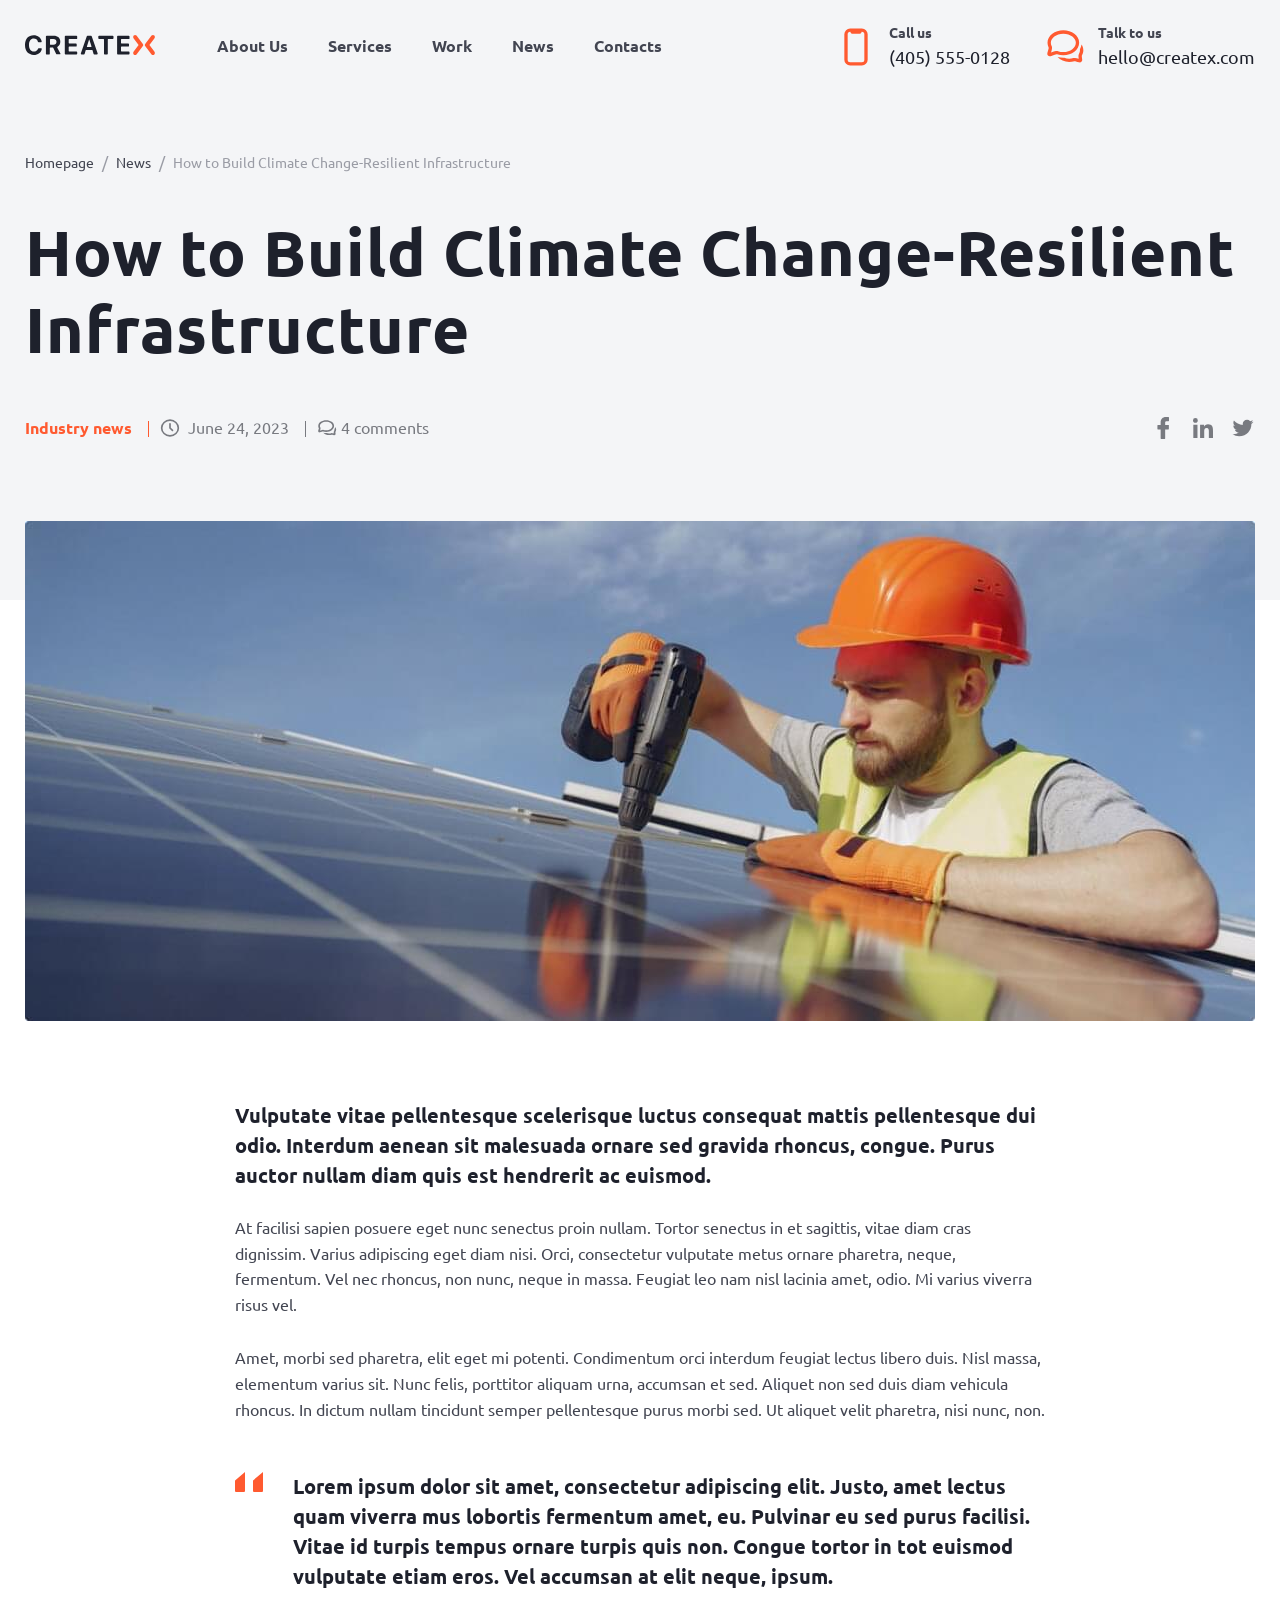
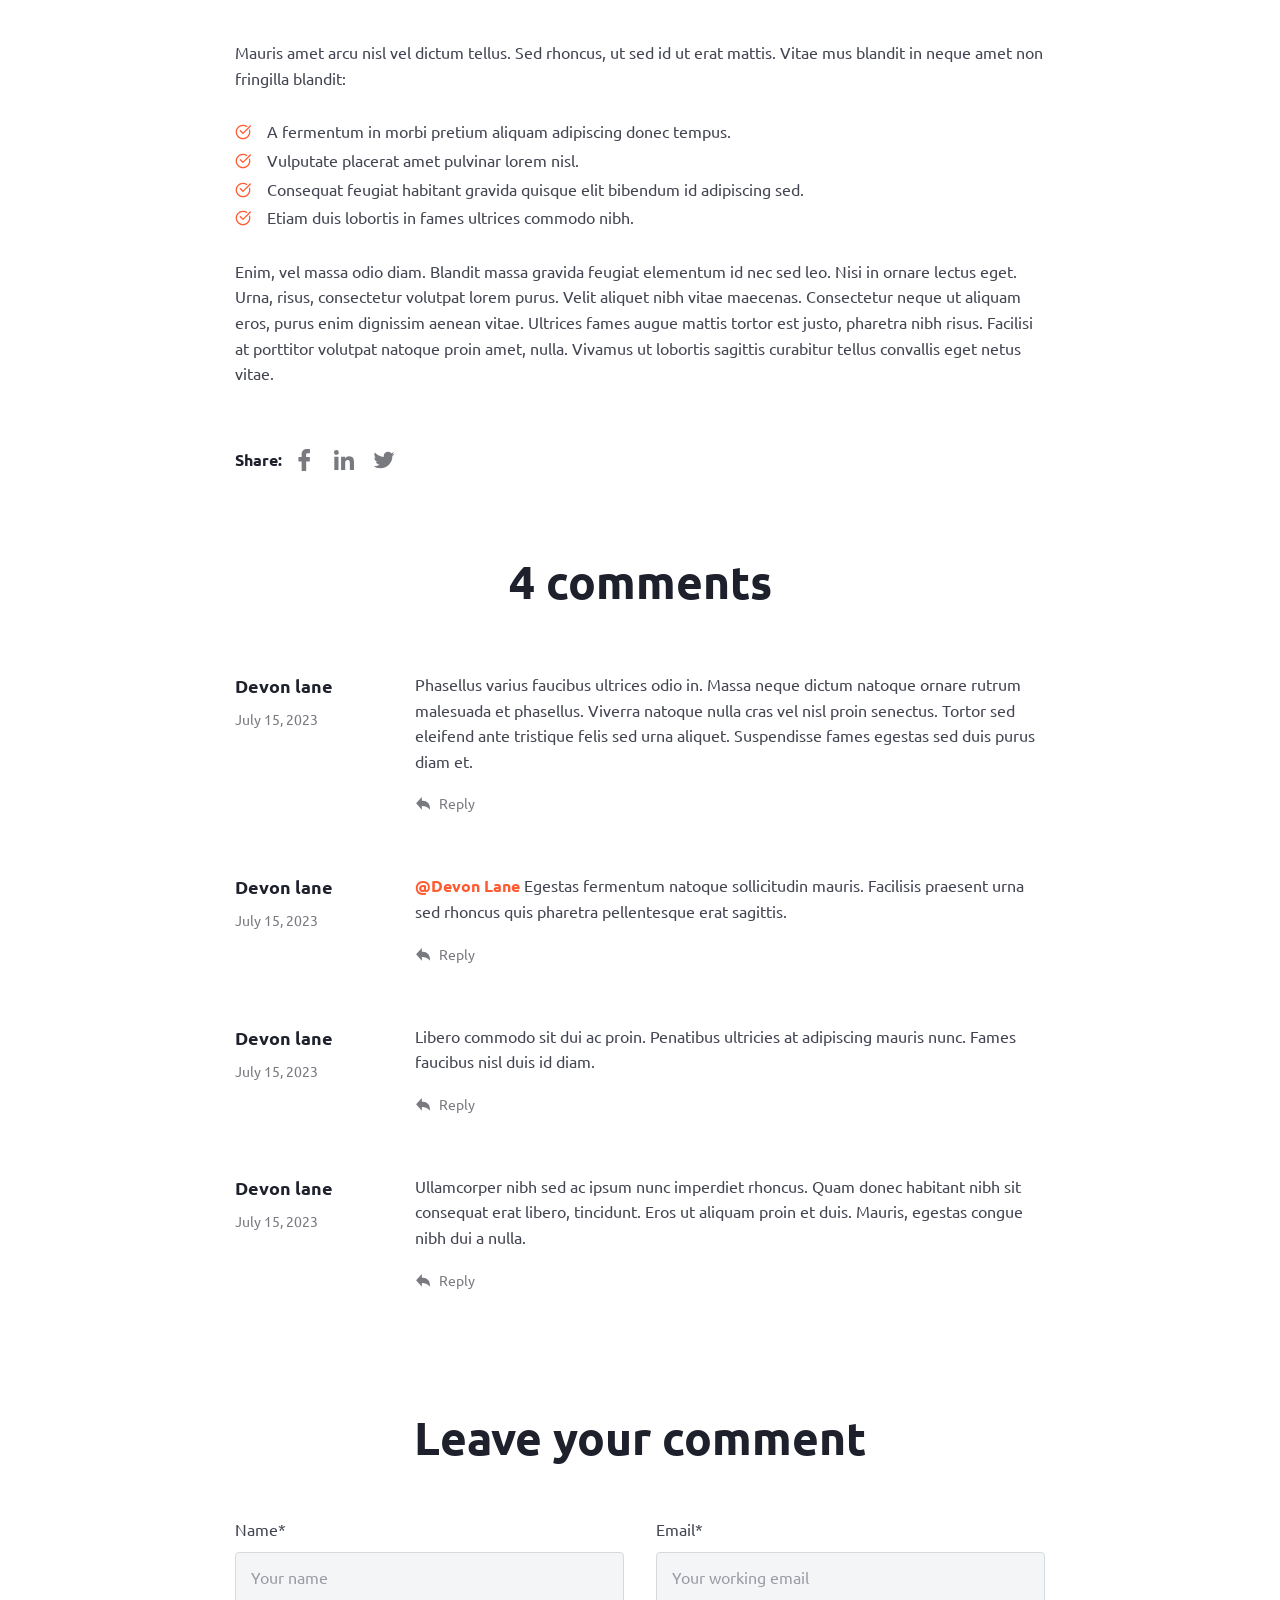
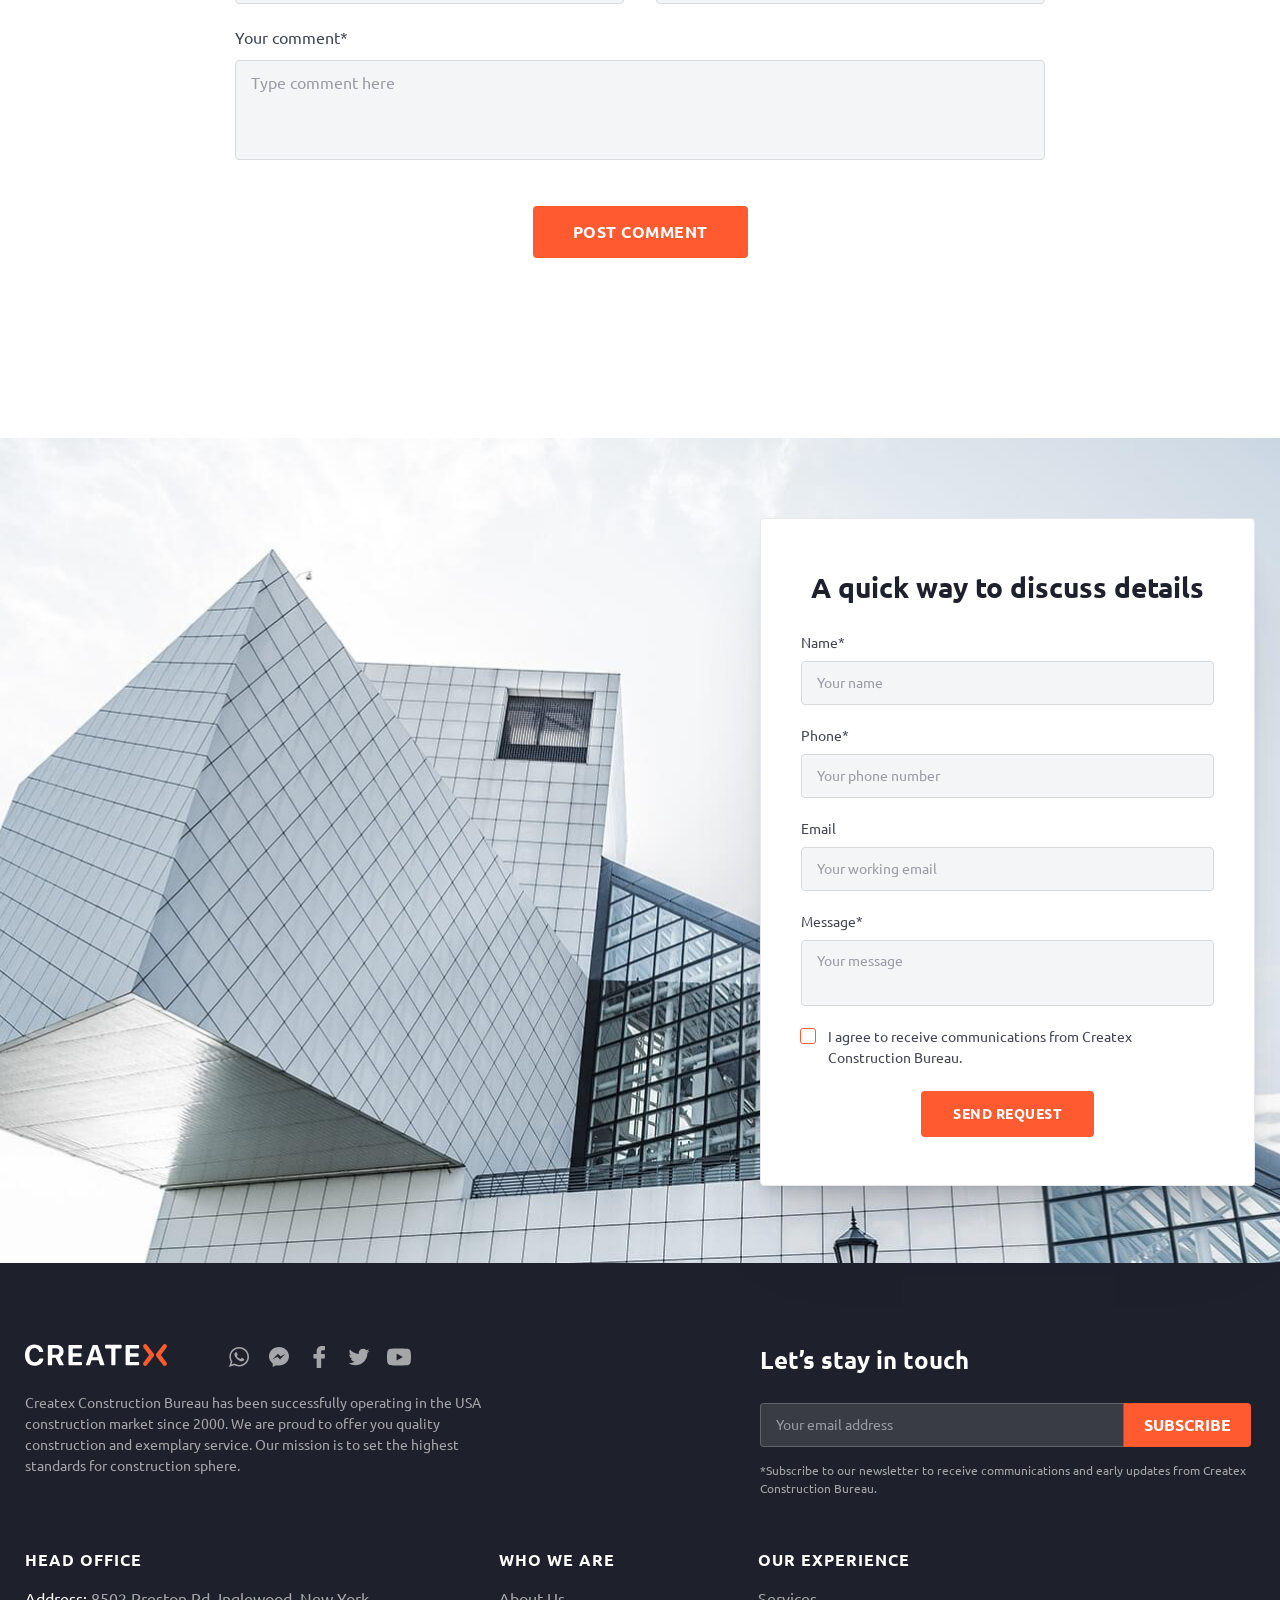
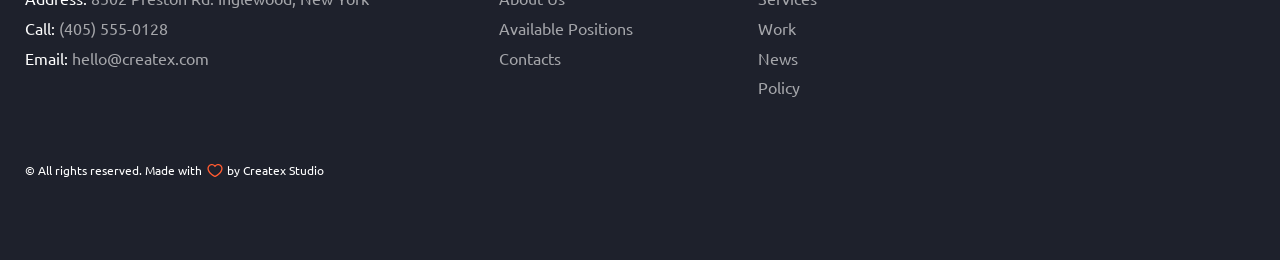
<file: post.html>
<!DOCTYPE html>
<html lang="en">

<head>
  <meta charset="UTF-8">
  <meta name="viewport" content="width=device-width,initial-scale=1">
  <link rel="shortcut icon" href="img/favicon.ico" type="image/x-icon">
  <meta http-equiv="X-UA-Compatible" content="ie=edge">
  <meta name="theme-color" content="#111111">
  <title>Createx Construction</title>
  <link rel="stylesheet" href="css/vendor.css">
  <link rel="stylesheet" href="css/main.css">
</head>

<body>
  <div class="site-container">
    <header class="header header--secondary">
      <div class="container header__container"><a href="index.html" class="logo"><img src="img/logo.svg"
            alt="Createx Logo"></a>
        <nav class="nav header__nav">
          <ul class="nav__list list-reset">
            <li class="nav__item"><a href="about.html" class="nav__link">About Us</a></li>
            <li class="nav__item"><a href="services.html" class="nav__link">Services</a></li>
            <li class="nav__item"><a href="work.html" class="nav__link">Work</a></li>
            <li class="nav__item"><a href="news.html" class="nav__link">News</a></li>
            <li class="nav__item"><a href="contacts.html" class="nav__link">Contacts</a></li>
          </ul>
          <div class="header-contacts header-contacts--nav"><a href="tel:4055550128"
              class="header-contacts__link contacts-link contacts-link--call"><span class="contacts-link__caption">Call
                us</span> <span class="contacts-link__value">(405) 555-0128</span> </a><a
              href="mailto:hello@createx.com" class="header-contacts__link contacts-link contacts-link--mail"><span
                class="contacts-link__caption">Talk to us</span> <span
                class="contacts-link__value">hello@createx.com</span></a></div>
        </nav>
        <div class="header-contacts"><a href="tel:4055550128"
            class="header-contacts__link contacts-link contacts-link--call"><span class="contacts-link__caption">Call
              us</span> <span class="contacts-link__value">(405) 555-0128</span> </a><a href="mailto:hello@createx.com"
            class="header-contacts__link contacts-link contacts-link--mail"><span class="contacts-link__caption">Talk to
              us</span> <span class="contacts-link__value">hello@createx.com</span></a></div><button
          class="btn-reset burger" aria-label="Открыть меню"><span class="burger__line"></span></button>
      </div>
    </header>
    <main>
      <section class="page-hero page-hero--post">
        <div class="container">
          <ul class="list-reset breadcrumbs page-hero__breadcrumbs">
            <li class="breadcrumbs__item"><a href="#" class="breadcrumbs__link">Homepage</a></li>
            <li class="breadcrumbs__item"><a href="#" class="breadcrumbs__link">News</a></li>
            <li class="breadcrumbs__item"><a class="breadcrumbs__link">How to&nbsp;Build Climate Change-Resilient
                Infrastructure</a></li>
          </ul>
          <h1 class="page-hero__title">How to&nbsp;Build Climate Change-Resilient Infrastructure</h1>
          <div class="page-hero__bottom">
            <div class="page-hero__meta article-meta"><a href="#" class="article-meta__item">Industry news</a> <time
                class="article-meta__item" datetime="2023-06-24 19:00">June 24, 2023</time> <span
                class="article-meta__item article-meta__item--comments">4 comments</span></div>
            <ul class="social page-hero__social list-reset">
              <li class="social__item"><a href="#" target="_blank" class="social__link" aria-label="Facebook"><svg>
                    <use xlink:href="img/sprite.svg#facebook"></use>
                  </svg></a></li>
              <li class="social__item"><a href="#" target="_blank" class="social__link" aria-label="LinkedIn"><svg>
                    <use xlink:href="img/sprite.svg#linked"></use>
                  </svg></a></li>
              <li class="social__item"><a href="#" target="_blank" class="social__link" aria-label="Twitter"><svg>
                    <use xlink:href="img/sprite.svg#twitter"></use>
                  </svg></a></li>
            </ul>
          </div>
        </div>
      </section>
      <article class="post">
        <div class="container"><img src="img/blog-cover.jpg" alt="Обложка поста" class="post__cover">
          <div class="post__wrapper">
            <div class="post__content">
              <h2>Vulputate vitae pellentesque scelerisque luctus consequat mattis pellentesque dui odio. Interdum
                aenean sit malesuada ornare sed gravida rhoncus, congue. Purus auctor nullam diam quis est hendrerit
                ac&nbsp;euismod.</h2>
              <p>At&nbsp;facilisi sapien posuere eget nunc senectus proin nullam. Tortor senectus
                in&nbsp;et&nbsp;sagittis, vitae diam cras dignissim. Varius adipiscing eget diam nisi. Orci, consectetur
                vulputate metus ornare pharetra, neque, fermentum. Vel nec rhoncus, non nunc, neque in&nbsp;massa.
                Feugiat leo nam nisl lacinia amet, odio. Mi&nbsp;varius viverra risus vel.</p>
              <p>Amet, morbi sed pharetra, elit eget mi&nbsp;potenti. Condimentum orci interdum feugiat lectus libero
                duis. Nisl massa, elementum varius sit. Nunc felis, porttitor aliquam urna, accumsan et&nbsp;sed.
                Aliquet non sed duis diam vehicula rhoncus. In&nbsp;dictum nullam tincidunt semper pellentesque purus
                morbi sed. Ut&nbsp;aliquet velit pharetra, nisi nunc, non.</p>
              <blockquote>Lorem ipsum dolor sit amet, consectetur adipiscing elit. Justo, amet lectus quam viverra mus
                lobortis fermentum amet, eu. Pulvinar eu&nbsp;sed purus facilisi. Vitae id&nbsp;turpis tempus ornare
                turpis quis non. Congue tortor in&nbsp;tot euismod vulputate etiam eros. Vel accumsan at&nbsp;elit
                neque, ipsum.</blockquote>
              <p>Mauris amet arcu nisl vel dictum tellus. Sed rhoncus, ut&nbsp;sed id&nbsp;ut&nbsp;erat mattis. Vitae
                mus blandit in&nbsp;neque amet non fringilla blandit:</p>
              <ul>
                <li>A&nbsp;fermentum in&nbsp;morbi pretium aliquam adipiscing donec tempus.</li>
                <li>Vulputate placerat amet pulvinar lorem nisl.</li>
                <li>Consequat feugiat habitant gravida quisque elit bibendum id&nbsp;adipiscing sed.</li>
                <li>Etiam duis lobortis in&nbsp;fames ultrices commodo nibh.</li>
              </ul>
              <p>Enim, vel massa odio diam. Blandit massa gravida feugiat elementum id&nbsp;nec sed leo. Nisi
                in&nbsp;ornare lectus eget. Urna, risus, consectetur volutpat lorem purus. Velit aliquet nibh vitae
                maecenas. Consectetur neque ut&nbsp;aliquam eros, purus enim dignissim aenean vitae. Ultrices fames
                augue mattis tortor est justo, pharetra nibh risus. Facilisi at&nbsp;porttitor volutpat natoque proin
                amet, nulla. Vivamus ut&nbsp;lobortis sagittis curabitur tellus convallis eget netus vitae.</p>
            </div>
            <div class="post__share"><span>Share:</span>
              <ul class="social post__social list-reset">
                <li class="social__item"><a href="#" target="_blank" class="social__link" aria-label="Facebook"><svg>
                      <use xlink:href="img/sprite.svg#facebook"></use>
                    </svg></a></li>
                <li class="social__item"><a href="#" target="_blank" class="social__link" aria-label="LinkedIn"><svg>
                      <use xlink:href="img/sprite.svg#linked"></use>
                    </svg></a></li>
                <li class="social__item"><a href="#" target="_blank" class="social__link" aria-label="Twitter"><svg>
                      <use xlink:href="img/sprite.svg#twitter"></use>
                    </svg></a></li>
              </ul>
            </div>
            <div class="comments">
              <h2 class="title title--center comments__title">4 comments</h2>
              <ul class="list-reset comments__list">
                <li class="comments__item">
                  <article class="comment">
                    <div class="comment__left"><span class="comment__author">Devon lane</span> <time
                        class="comment__time" datetime="2023-07-15 19:00">July 15, 2023</time></div>
                    <div class="comment__right">
                      <div class="comment__body">
                        <p>Phasellus varius faucibus ultrices odio&nbsp;in. Massa neque dictum natoque ornare rutrum
                          malesuada et&nbsp;phasellus. Viverra natoque nulla cras vel nisl proin senectus. Tortor sed
                          eleifend ante tristique felis sed urna aliquet. Suspendisse fames egestas sed duis purus
                          diam&nbsp;et.</p>
                      </div><button class="btn-reset comment__reply"><svg>
                          <use xlink:href="img/sprite.svg#reply"></use>
                        </svg> <span>Reply</span></button>
                    </div>
                  </article>
                </li>
                <li class="comments__item">
                  <article class="comment">
                    <div class="comment__left"><span class="comment__author">Devon lane</span> <time
                        class="comment__time" datetime="2023-07-15 19:00">July 15, 2023</time></div>
                    <div class="comment__right">
                      <div class="comment__body">
                        <p><a href="#">@Devon Lane</a> Egestas fermentum natoque sollicitudin mauris. Facilisis praesent
                          urna sed rhoncus quis pharetra pellentesque erat sagittis.</p>
                      </div><button class="btn-reset comment__reply"><svg>
                          <use xlink:href="img/sprite.svg#reply"></use>
                        </svg> <span>Reply</span></button>
                    </div>
                  </article>
                </li>
                <li class="comments__item">
                  <article class="comment">
                    <div class="comment__left"><span class="comment__author">Devon lane</span> <time
                        class="comment__time" datetime="2023-07-15 19:00">July 15, 2023</time></div>
                    <div class="comment__right">
                      <div class="comment__body">
                        <p>Libero commodo sit dui ac&nbsp;proin. Penatibus ultricies at&nbsp;adipiscing mauris nunc.
                          Fames faucibus nisl duis id&nbsp;diam.</p>
                      </div><button class="btn-reset comment__reply"><svg>
                          <use xlink:href="img/sprite.svg#reply"></use>
                        </svg> <span>Reply</span></button>
                    </div>
                  </article>
                </li>
                <li class="comments__item">
                  <article class="comment">
                    <div class="comment__left"><span class="comment__author">Devon lane</span> <time
                        class="comment__time" datetime="2023-07-15 19:00">July 15, 2023</time></div>
                    <div class="comment__right">
                      <div class="comment__body">
                        <p>Ullamcorper nibh sed ac&nbsp;ipsum nunc imperdiet rhoncus. Quam donec habitant nibh sit
                          consequat erat libero, tincidunt. Eros ut&nbsp;aliquam proin et&nbsp;duis. Mauris, egestas
                          congue nibh dui a&nbsp;nulla.</p>
                      </div><button class="btn-reset comment__reply"><svg>
                          <use xlink:href="img/sprite.svg#reply"></use>
                        </svg> <span>Reply</span></button>
                    </div>
                  </article>
                </li>
              </ul>
            </div>
            <form class="post-form">
              <h2 class="title title--center post-form__title">Leave your comment</h2>
              <div class="post-form__content"><label class="form-field form-field--gray post-form__field"><span
                    class="form-field__caption">Name*</span> <input type="text" name="name" required
                    placeholder="Your name" class="form-field__input"></label> <label
                  class="form-field form-field--gray post-form__field"><span class="form-field__caption">Email*</span>
                  <input type="email" name="email" required placeholder="Your working email"
                    class="form-field__input"></label> <label
                  class="form-field form-field--gray post-form__field post-form__field--big"><span
                    class="form-field__caption">Your comment*</span> <textarea name="message"
                    placeholder="Type comment here" class="form-field__input form-field__input--big"></textarea></label>
                <div class="centered"><button class="btn-reset btn btn--fill post-form__btn">Post comment</button></div>
              </div>
            </form>
          </div>
        </div>
      </article>
      <section class="contacts-section">
        <h2 class="visually-hidden">Contacts</h2>
        <div class="container contacts-section__container">
          <form class="contacts-section__form contacts-form">
            <h3 class="contacts-form__title">A quick way to discuss details</h3><label
              class="form-field form-field--gray contacts-form__field"><span class="form-field__caption">Name*</span>
              <input type="text" name="name" placeholder="Your name" class="form-field__input"></label> <label
              class="form-field form-field--gray contacts-form__field"><span class="form-field__caption">Phone*</span>
              <input type="tel" name="phone" placeholder="Your phone number" class="form-field__input"></label> <label
              class="form-field form-field--gray contacts-form__field"><span class="form-field__caption">Email</span>
              <input type="email" name="email" placeholder="Your working email" class="form-field__input"></label>
            <label class="form-field form-field--gray contacts-form__field"><span
                class="form-field__caption">Message*</span> <textarea name="message" placeholder="Your message"
                class="form-field__input form-field__input--big"></textarea></label> <label
              class="custom-checkbox contacts-form__checkbox"><input type="checkbox" class="custom-checkbox__input">
              <span class="custom-checkbox__text">I agree to receive communications from Createx Construction
                Bureau.</span></label>
            <div class="centered"><button class="contacts-form__btn btn btn--fill" type="submit">Send Request</button>
            </div>
          </form>
        </div>
      </section>
    </main>
    <footer class="footer"><a href="#page" data-scroll class="to-top"><span class="to-top__text">Go to top</span> <span
          class="to-top__icon"><svg>
            <use xlink:href="img/sprite.svg#to-top"></use>
          </svg></span></a>
      <div class="container footer__container grid">
        <div class="footer__left">
          <div class="footer__top"><a href="index.html" class="logo footer__logo"><img src="img/logo-footer.svg"
                alt="Createx Logo"></a>
            <ul class="social footer__social list-reset">
              <li class="social__item"><a href="#" target="_blank" class="social__link" aria-label="WhatsApp"><svg>
                    <use xlink:href="img/sprite.svg#whats"></use>
                  </svg></a></li>
              <li class="social__item"><a href="#" target="_blank" class="social__link" aria-label="Messenger"><svg>
                    <use xlink:href="img/sprite.svg#mess"></use>
                  </svg></a></li>
              <li class="social__item"><a href="#" target="_blank" class="social__link" aria-label="Facebook"><svg>
                    <use xlink:href="img/sprite.svg#facebook"></use>
                  </svg></a></li>
              <li class="social__item"><a href="#" target="_blank" class="social__link" aria-label="Twitter"><svg>
                    <use xlink:href="img/sprite.svg#twitter"></use>
                  </svg></a></li>
              <li class="social__item"><a href="#" target="_blank" class="social__link" aria-label="Youtube"><svg>
                    <use xlink:href="img/sprite.svg#youtube"></use>
                  </svg></a></li>
            </ul>
          </div>
          <p class="footer__descr">Createx Construction Bureau has been successfully operating in&nbsp;the USA
            construction market since 2000. We&nbsp;are proud to&nbsp;offer you quality construction and exemplary
            service. Our mission is&nbsp;to&nbsp;set the highest standards for construction sphere.</p>
        </div>
        <form action="#" class="footer-form footer__form">
          <h3 class="footer-form__title">Let’s stay in touch</h3>
          <div class="footer-form__items"><label class="form-field form-field--gray contacts-form__field"><input
                type="email" name="email" placeholder="Your email address" class="form-field__input"></label> <button
              class="footer-form__btn btn btn--fill">Subscribe</button></div>
          <p class="footer-form__descr">*Subscribe to&nbsp;our newsletter to&nbsp;receive communications and early
            updates from Createx Construction Bureau.</p>
        </form>
        <address class="footer-address footer__address">
          <h3 class="footer-address__title footer-title">Head Office</h3><span class="footer-address__item"><span
              class="footer-address__name">Address:</span> 8502 Preston Rd. Inglewood, New York </span><span
            class="footer-address__item"><span class="footer-address__name">Call:</span> <a href="tel:4055550128">(405)
              555-0128</a> </span><span class="footer-address__item"><span class="footer-address__name">Email:</span> <a
              href="mailto:hello@createx.com">hello@createx.com</a></span>
        </address>
        <nav class="footer-nav footer__nav" title="secondary navigation">
          <div class="footer-nav__col">
            <h3 class="footer-nav__title footer-title">Who we are</h3>
            <ul class="list-reset footer-nav__list">
              <li class="footer-nav__item"><a href="about.html" class="footer-nav__link">About Us</a></li>
              <li class="footer-nav__item"><a href="#" class="footer-nav__link">Available Positions</a></li>
              <li class="footer-nav__item"><a href="contacts.html" class="footer-nav__link">Contacts</a></li>
            </ul>
          </div>
          <div class="footer-nav__col">
            <h3 class="footer-nav__title footer-title">Our Experience</h3>
            <ul class="list-reset footer-nav__list">
              <li class="footer-nav__item"><a href="services.html" class="footer-nav__link">Services</a></li>
              <li class="footer-nav__item"><a href="work.html" class="footer-nav__link">Work</a></li>
              <li class="footer-nav__item"><a href="news.html" class="footer-nav__link">News</a></li>
                <li class="footer-nav__item"><a href="policy.html" class="footer-nav__link">Policy</a></li> 
            </ul>
          </div>
        </nav><small class="footer__copyright">&copy;&nbsp;All rights reserved. Made with <span>by Createx
            Studio</span></small>
      </div>
    </footer>
    <div class="overlay"></div>
  </div>
  <script src="js/vendor.js"></script>
  <script src="js/main.js"></script>
</body>

</html>
</file>
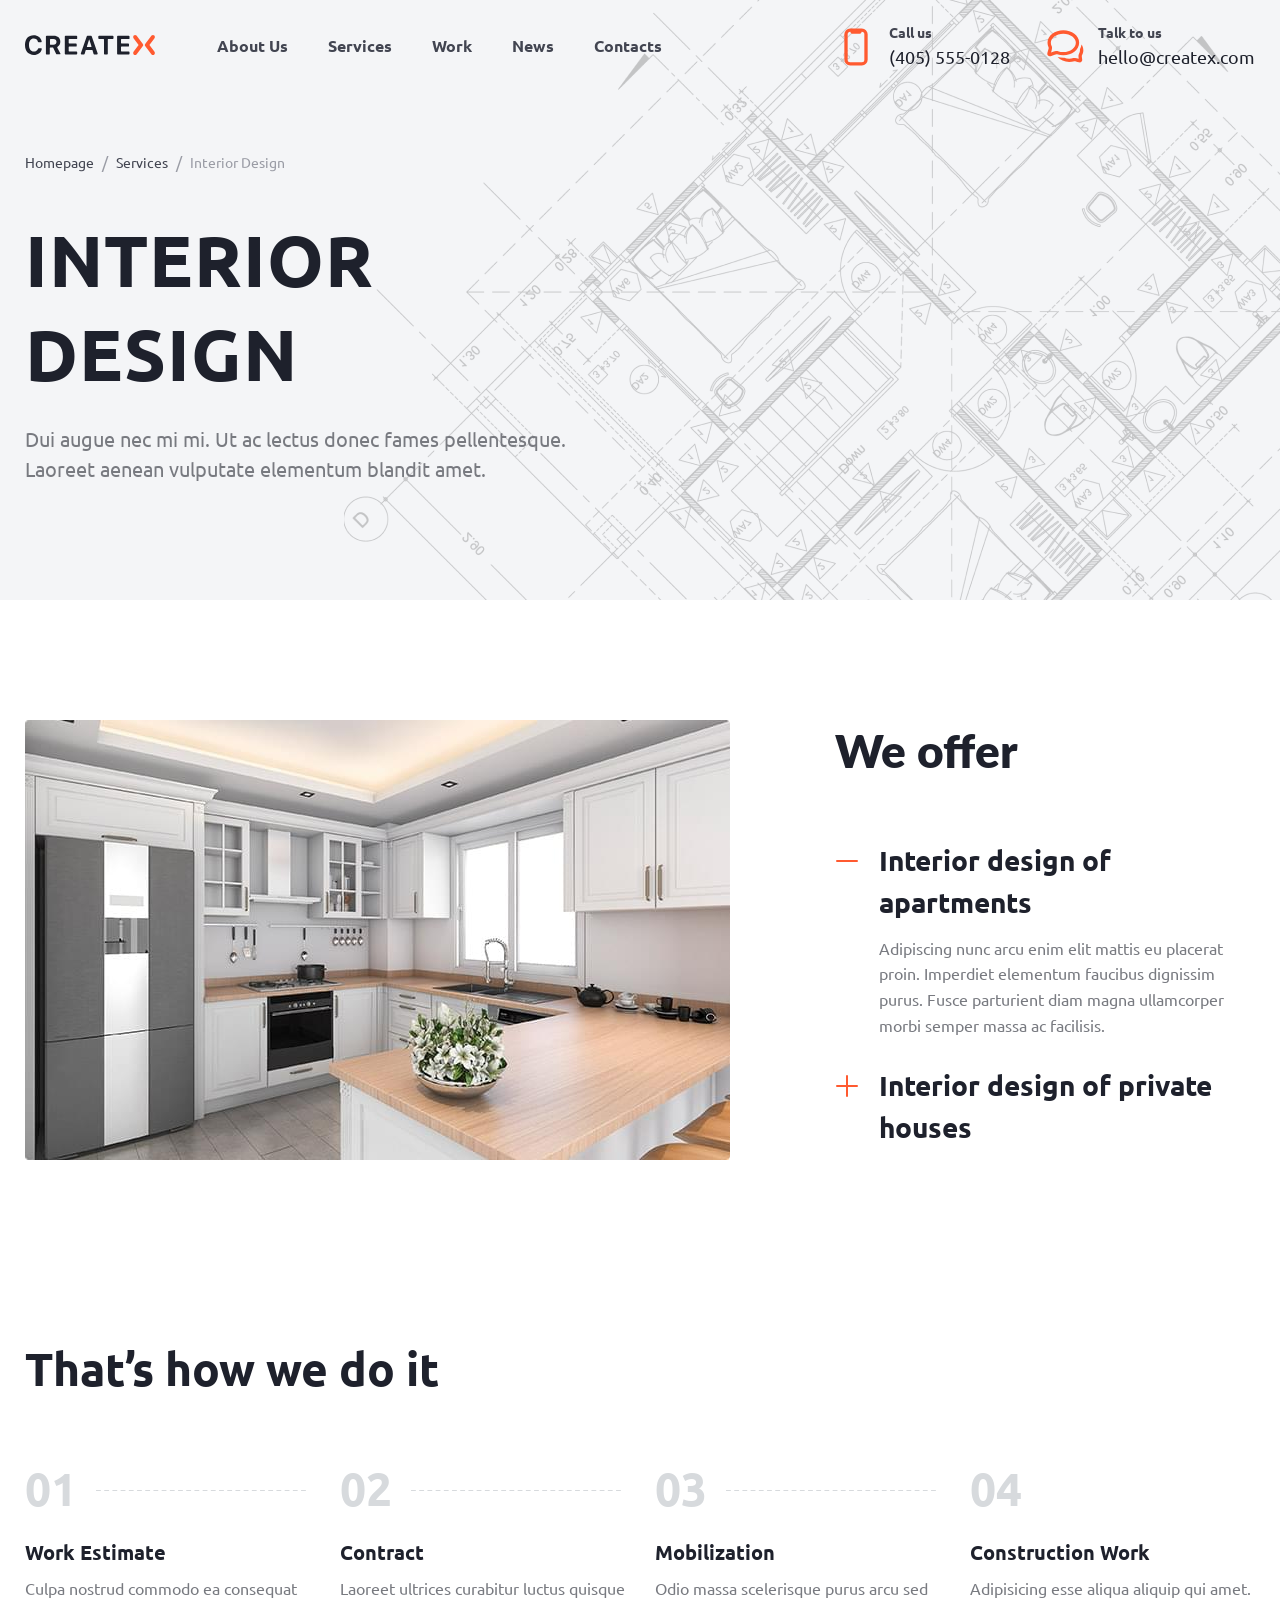
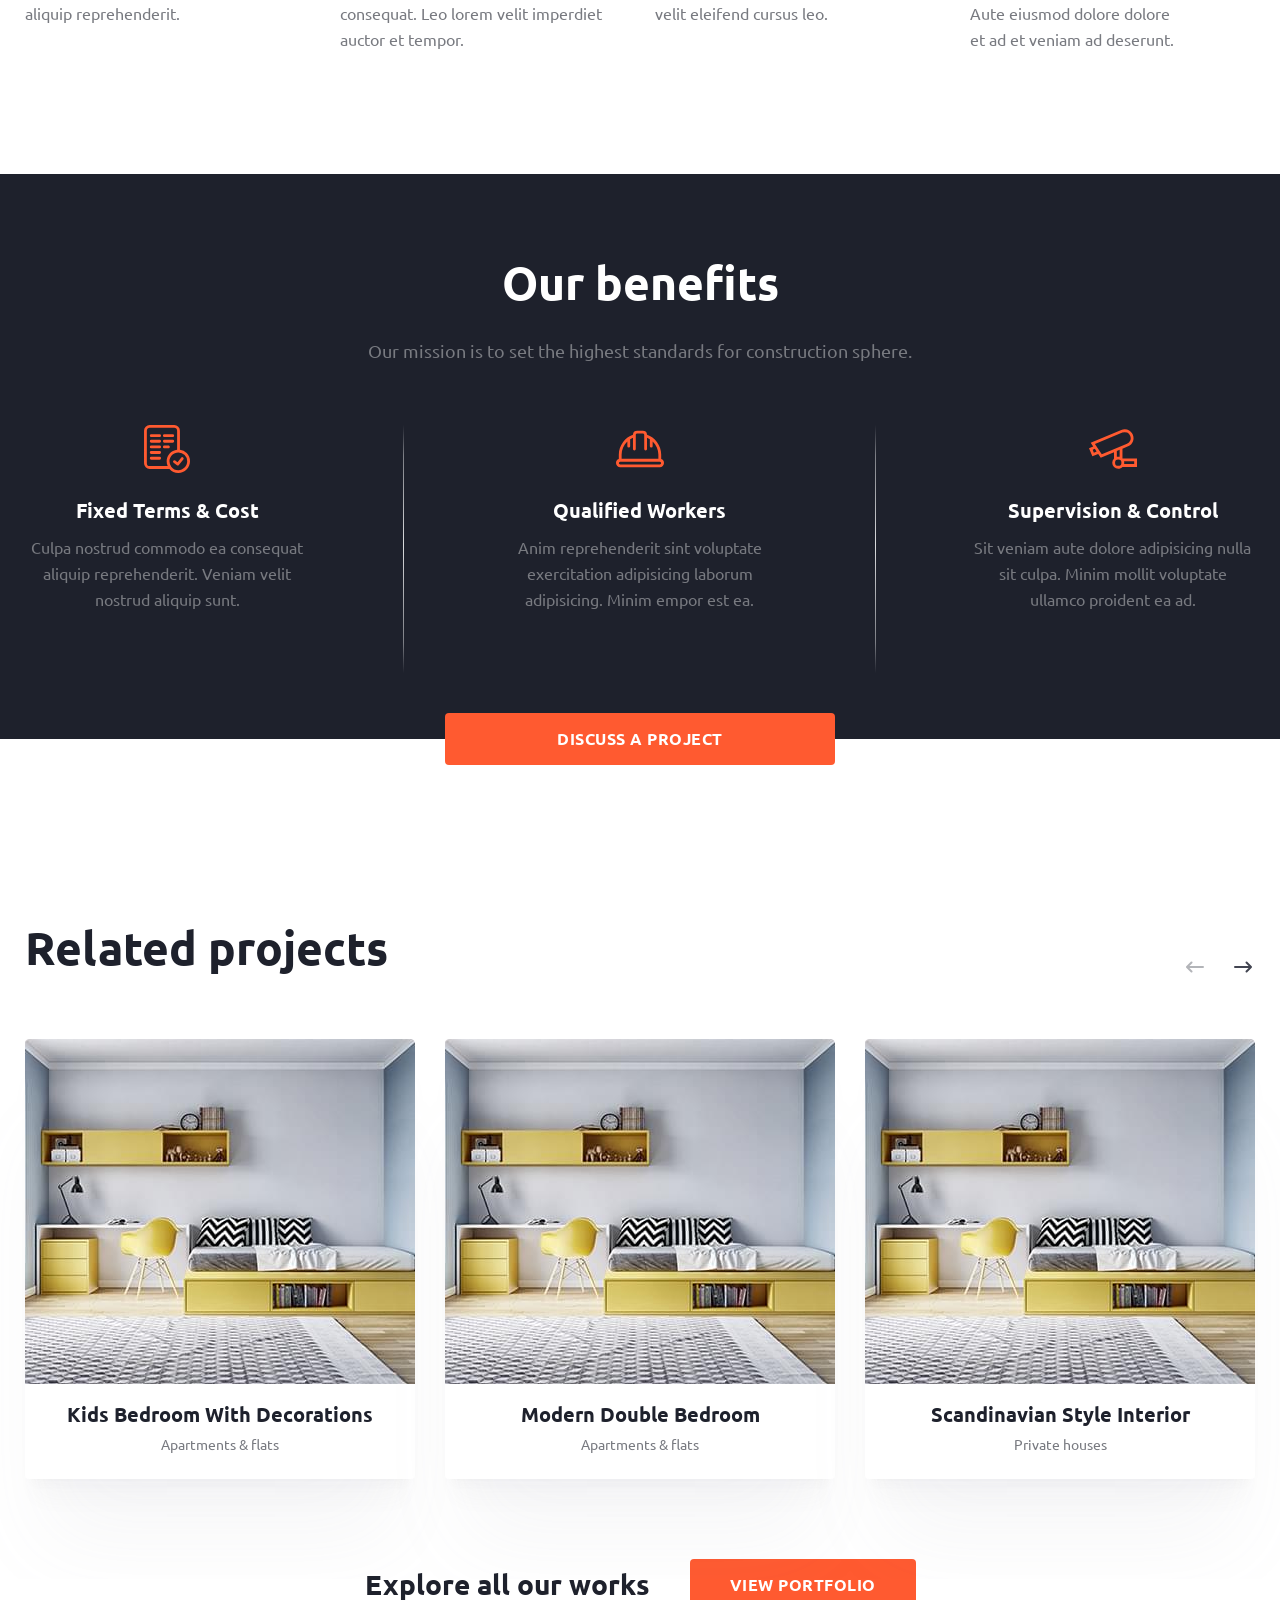
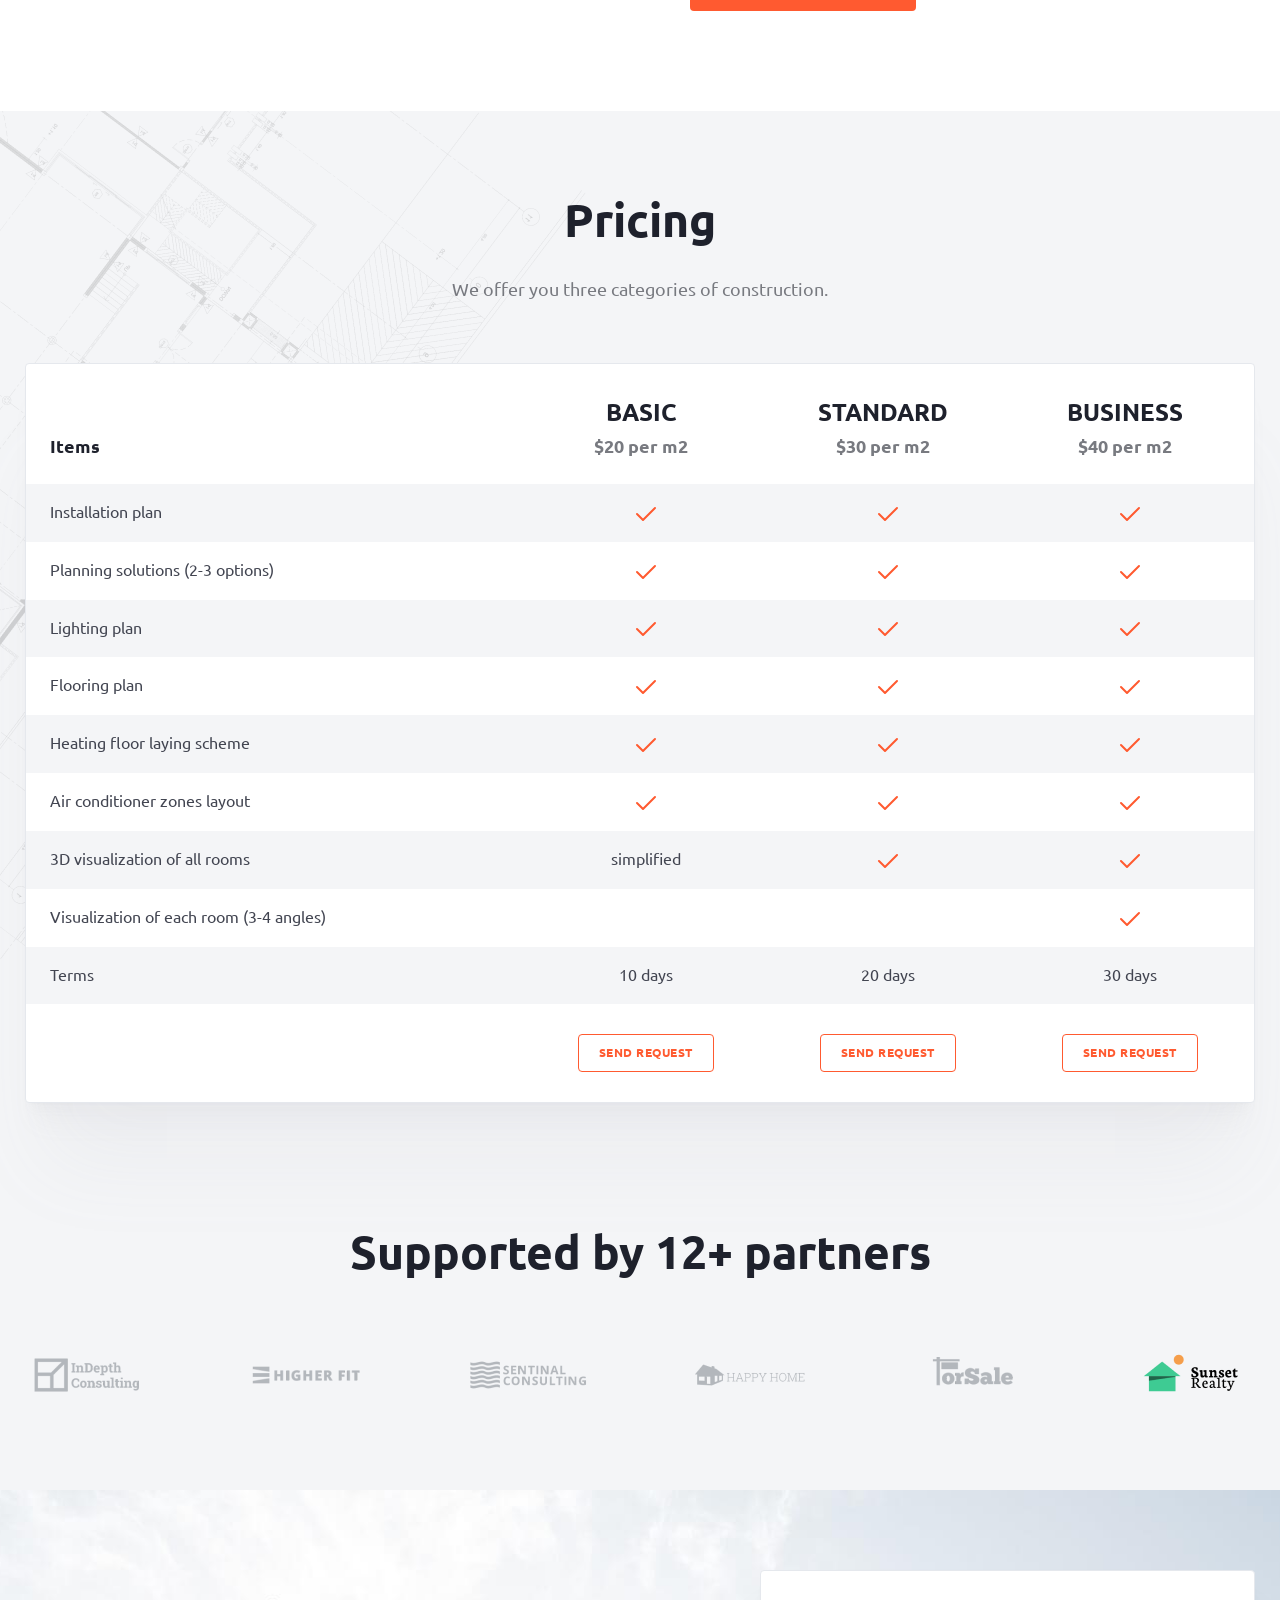
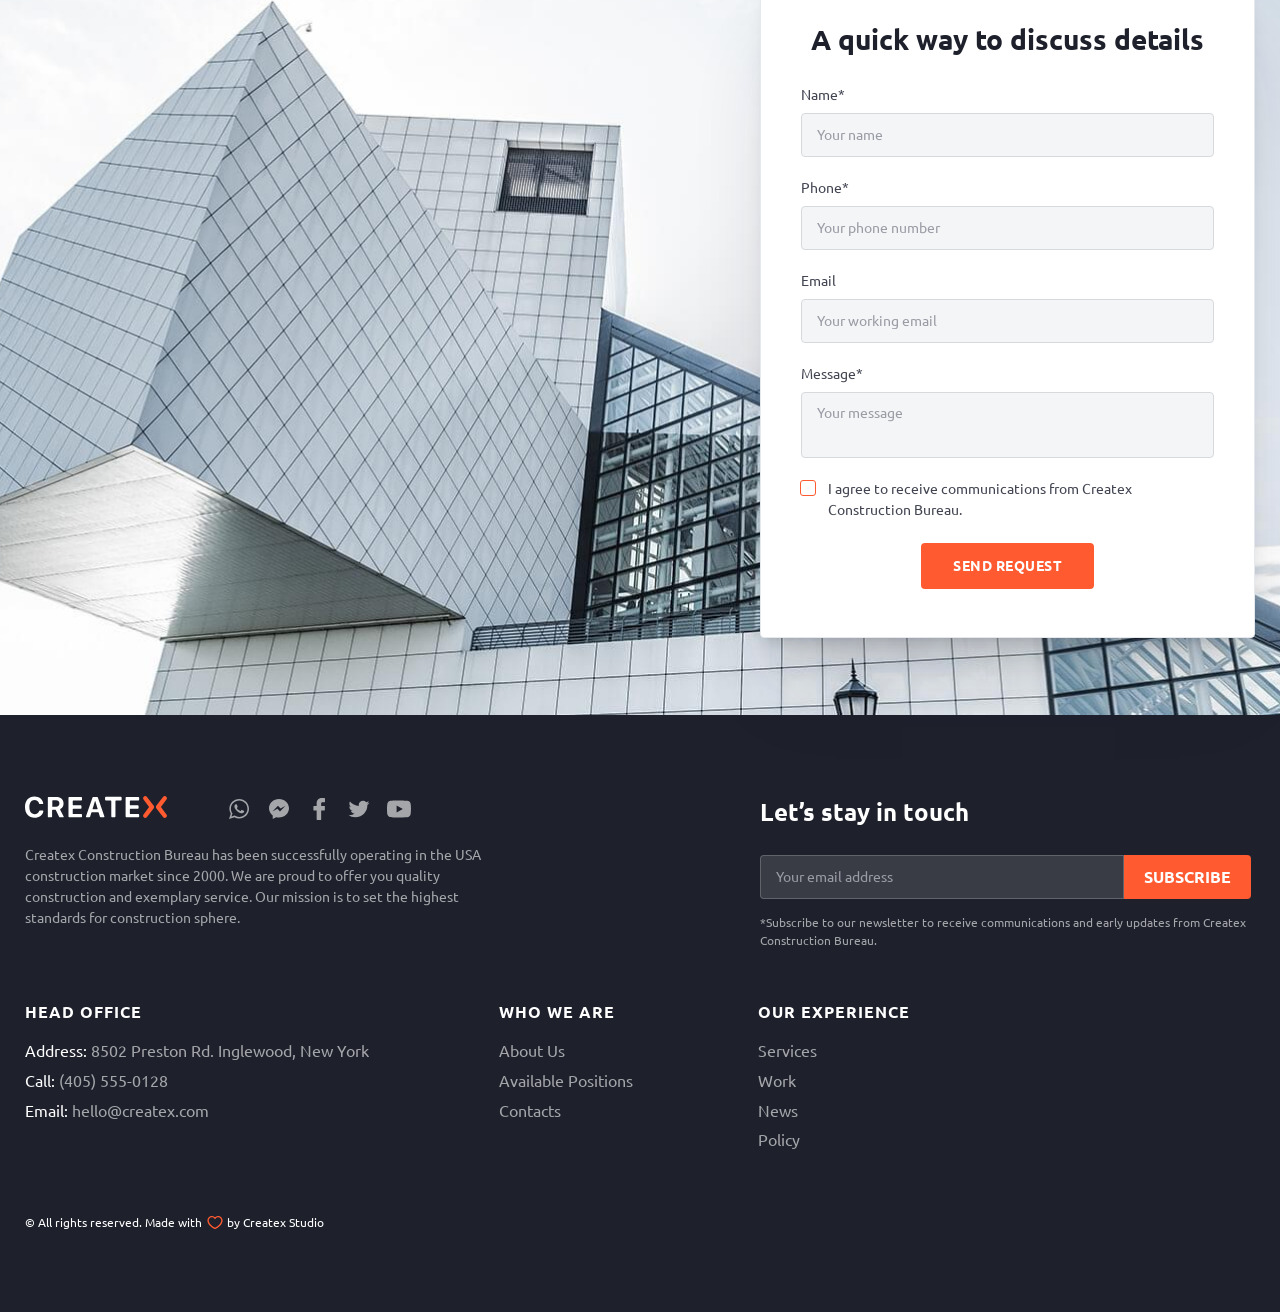
<file: services-1.html>
<!DOCTYPE html>
<html lang="en">

<head>
  <meta charset="UTF-8">
  <meta name="viewport" content="width=device-width,initial-scale=1">
  <link rel="shortcut icon" href="img/favicon.ico" type="image/x-icon">
  <meta http-equiv="X-UA-Compatible" content="ie=edge">
  <meta name="theme-color" content="#111111">
  <title>Createx Construction</title>
  <link rel="stylesheet" href="css/vendor.css">
  <link rel="stylesheet" href="css/main.css">
</head>

<body>
  <div class="site-container">
    <header class="header header--secondary">
      <div class="container header__container"><a href="index.html" class="logo"><img src="img/logo.svg"
            alt="Createx Logo"></a>
        <nav class="nav header__nav">
          <ul class="nav__list list-reset">
            <li class="nav__item"><a href="about.html" class="nav__link">About Us</a></li>
            <li class="nav__item"><a href="services.html" class="nav__link">Services</a></li>
            <li class="nav__item"><a href="work.html" class="nav__link">Work</a></li>
            <li class="nav__item"><a href="news.html" class="nav__link">News</a></li>
            <li class="nav__item"><a href="contacts.html" class="nav__link">Contacts</a></li>
          </ul>
          <div class="header-contacts header-contacts--nav"><a href="tel:4055550128"
              class="header-contacts__link contacts-link contacts-link--call"><span class="contacts-link__caption">Call
                us</span> <span class="contacts-link__value">(405) 555-0128</span> </a><a
              href="mailto:hello@createx.com" class="header-contacts__link contacts-link contacts-link--mail"><span
                class="contacts-link__caption">Talk to us</span> <span
                class="contacts-link__value">hello@createx.com</span></a></div>
        </nav>
        <div class="header-contacts"><a href="tel:4055550128"
            class="header-contacts__link contacts-link contacts-link--call"><span class="contacts-link__caption">Call
              us</span> <span class="contacts-link__value">(405) 555-0128</span> </a><a href="mailto:hello@createx.com"
            class="header-contacts__link contacts-link contacts-link--mail"><span class="contacts-link__caption">Talk to
              us</span> <span class="contacts-link__value">hello@createx.com</span></a></div><button
          class="btn-reset burger" aria-label="Открыть меню"><span class="burger__line"></span></button>
      </div>
    </header>
    <main>
      <section class="page-hero page-hero--services-inner">
        <div class="container">
          <ul class="list-reset breadcrumbs page-hero__breadcrumbs">
            <li class="breadcrumbs__item"><a href="#" class="breadcrumbs__link">Homepage</a></li>
            <li class="breadcrumbs__item"><a href="#" class="breadcrumbs__link">Services</a></li>
            <li class="breadcrumbs__item"><a class="breadcrumbs__link">Interior Design</a></li>
          </ul>
          <h1 class="page-hero__title">INTERIOR DESIGN</h1>
          <p class="page-hero__descr">Dui augue nec mi&nbsp;mi. Ut&nbsp;ac&nbsp;lectus donec fames pellentesque. Laoreet
            aenean vulputate elementum blandit amet.</p>
        </div>
      </section>
      <section class="we-offer">
        <div class="container we-offer__container grid">
          <div class="we-offer__image"><img src="img/we-offer.jpg" alt="We offer smth"></div>
          <div class="we-offer__content">
            <h2 class="title we-offer__title">We offer</h2>
            <div class="accordion accordion-1 we-offer__accordion open is-open"><button
                class="btn-reset accordion__control" aria-expanded="false"><span class="accordion__title">Interior
                  design of apartments</span> <span class="accordion__icon"></span></button>
              <div class="accordion__content" aria-hidden="true">
                <p>Adipiscing nunc arcu enim elit mattis eu&nbsp;placerat proin. Imperdiet elementum faucibus dignissim
                  purus. Fusce parturient diam magna ullamcorper morbi semper massa ac&nbsp;facilisis.</p>
              </div>
            </div>
            <div class="accordion accordion-2 we-offer__accordion"><button class="btn-reset accordion__control"
                aria-expanded="false"><span class="accordion__title">Interior design of private houses</span> <span
                  class="accordion__icon"></span></button>
              <div class="accordion__content" aria-hidden="true">
                <p>Adipiscing nunc arcu enim elit mattis eu&nbsp;placerat proin. Imperdiet elementum faucibus dignissim
                  purus. Fusce parturient diam magna ullamcorper morbi semper massa ac&nbsp;facilisis.</p>
              </div>
            </div>
          </div>
        </div>
      </section>
      <section class="how-we-do">
        <div class="container">
          <h2 class="title how-we-do__title">That’s how we do it</h2>
          <ul class="list-reset how-we-do__list grid">
            <li class="how-we-do__item">
              <h3 class="how-we-do__subtitle">Work Estimate</h3>
              <p class="how-we-do__descr">Culpa nostrud commodo ea&nbsp;consequat aliquip reprehenderit.</p>
            </li>
            <li class="how-we-do__item">
              <h3 class="how-we-do__subtitle">Contract</h3>
              <p class="how-we-do__descr">Laoreet ultrices curabitur luctus quisque consequat. Leo lorem velit imperdiet
                auctor et&nbsp;tempor.</p>
            </li>
            <li class="how-we-do__item">
              <h3 class="how-we-do__subtitle">Mobilization</h3>
              <p class="how-we-do__descr">Odio massa scelerisque purus arcu sed velit eleifend cursus leo.</p>
            </li>
            <li class="how-we-do__item">
              <h3 class="how-we-do__subtitle">Construction Work</h3>
              <p class="how-we-do__descr">Adipisicing esse aliqua aliquip qui amet. Aute eiusmod dolore dolore
                et&nbsp;ad&nbsp;et&nbsp;veniam ad&nbsp;deserunt.</p>
            </li>
          </ul>
        </div>
      </section>
      <section class="services-benefits section-offset">
        <div class="container">
          <h2 class="title title--center services-benefits__title">Our benefits</h2>
          <p class="descr descr--center services-benefits__description">Our mission is&nbsp;to&nbsp;set the highest
            standards for construction sphere.</p>
          <ul class="list-reset services-benefits__list grid">
            <li class="services-benefits__item services-benefits__item--terms">
              <h3 class="services-benefits__subtitle">Fixed Terms & Cost</h3>
              <p class="services-benefits__descr">Culpa nostrud commodo ea&nbsp;consequat aliquip reprehenderit. Veniam
                velit nostrud aliquip sunt.</p>
            </li>
            <li class="services-benefits__item services-benefits__item--workers">
              <h3 class="services-benefits__subtitle">Qualified Workers</h3>
              <p class="services-benefits__descr">Anim reprehenderit sint voluptate exercitation adipisicing laborum
                adipisicing. Minim empor est&nbsp;ea.</p>
            </li>
            <li class="services-benefits__item services-benefits__item--control">
              <h3 class="services-benefits__subtitle">Supervision & Control</h3>
              <p class="services-benefits__descr">Sit veniam aute dolore adipisicing nulla sit culpa. Minim mollit
                voluptate ullamco proident ea&nbsp;ad.</p>
            </li>
          </ul>
          <div class="centered services-benefits__centered"><button
              class="btn btn-reset btn--fill services-benefits__btn">Discuss a project</button></div>
        </div>
      </section>
      <section class="related-projects">
        <div class="container">
          <div class="related-projects__top">
            <h2 class="title related-projects__title">Related projects</h2>
            <div class="slider-nav related-projects__slider-nav"><button
                class="btn-reset slider-nav__btn related-projects__prev slider-btn"><svg>
                  <use xlink:href="img/sprite.svg#left-arrow"></use>
                </svg></button> <button class="btn-reset slider-nav__btn related-projects__next slider-btn"><svg>
                  <use xlink:href="img/sprite.svg#right-arrow"></use>
                </svg></button></div>
          </div>
          <div class="swiper related-projects__items swiper-no-swiping">
            <div class="swiper-wrapper">
              <div class="swiper-slide"><a href="#" class="portfolio-item"><img class="portfolio-item__image"
                    src="img/related-proj-1.jpg" alt="Portfolio cover">
                  <div class="portfolio-item__content">
                    <h3 class="portfolio-item__title">Kids Bedroom With Decorations</h3><span
                      class="portfolio-item__descr">Apartments & flats</span>
                    <div class="portfolio-item__btn">View Project</div>
                  </div>
                </a></div>
              <div class="swiper-slide"><a href="#" class="portfolio-item"><img class="portfolio-item__image"
                    src="img/related-proj-1.jpg" alt="Portfolio cover">
                  <div class="portfolio-item__content">
                    <h3 class="portfolio-item__title">Modern Double Bedroom</h3><span
                      class="portfolio-item__descr">Apartments & flats</span>
                    <div class="portfolio-item__btn">View Project</div>
                  </div>
                </a></div>
              <div class="swiper-slide"><a href="#" class="portfolio-item"><img class="portfolio-item__image"
                    src="img/related-proj-1.jpg" alt="Portfolio cover">
                  <div class="portfolio-item__content">
                    <h3 class="portfolio-item__title">Scandinavian Style Interior</h3><span
                      class="portfolio-item__descr">Private houses</span>
                    <div class="portfolio-item__btn">View Project</div>
                  </div>
                </a></div>
              <div class="swiper-slide"><a href="#" class="portfolio-item"><img class="portfolio-item__image"
                    src="img/related-proj-1.jpg" alt="Portfolio cover">
                  <div class="portfolio-item__content">
                    <h3 class="portfolio-item__title">Scandinavian Style Interior</h3><span
                      class="portfolio-item__descr">Private houses</span>
                    <div class="portfolio-item__btn">View Project</div>
                  </div>
                </a></div>
            </div>
          </div>
          <div class="related-projects__learn learn-more">
            <h4 class="learn-more__subtitle">Explore all our works</h4><a href="work.html"
              class="btn-reset learn-more__btn btn btn--fill">View portfolio</a>
          </div>
        </div>
      </section>
      <section class="pricing"><img src="img/services-pricing-decorate.png" alt="" aria-hidden="true"
          class="pricing__decorate">
        <div class="container">
          <h2 class="title title--center">Pricing</h2>
          <p class="descr descr--center pricing__descr">We&nbsp;offer you three categories of&nbsp;construction.</p>
          <div class="table-wrapper">
            <table class="pricing__table table">
              <caption class="visually-hidden">Tariffs table</caption>
              <thead class="table__header">
                <tr class="table__row">
                  <th class="table__th">Items</th>
                  <th class="table__th">
                    <div class="table__heading">Basic</div>
                    <div class="table__per">$20 per m2</div>
                  </th>
                  <th class="table__th">
                    <div class="table__heading">Standard</div>
                    <div class="table__per">$30 per m2</div>
                  </th>
                  <th class="table__th">
                    <div class="table__heading">Business</div>
                    <div class="table__per">$40 per m2</div>
                  </th>
                </tr>
              </thead>
              <tbody class="table__body">
                <tr class="table__row">
                  <td class="table__col">Installation plan</td>
                  <td class="table__col"><span class="table__check">Available</span></td>
                  <td class="table__col"><span class="table__check">Available</span></td>
                  <td class="table__col"><span class="table__check">Available</span></td>
                </tr>
                <tr class="table__row">
                  <td class="table__col">Planning solutions (2-3 options)</td>
                  <td class="table__col"><span class="table__check">Available</span></td>
                  <td class="table__col"><span class="table__check">Available</span></td>
                  <td class="table__col"><span class="table__check">Available</span></td>
                </tr>
                <tr class="table__row">
                  <td class="table__col">Lighting plan</td>
                  <td class="table__col"><span class="table__check">Available</span></td>
                  <td class="table__col"><span class="table__check">Available</span></td>
                  <td class="table__col"><span class="table__check">Available</span></td>
                </tr>
                <tr class="table__row">
                  <td class="table__col">Flooring plan</td>
                  <td class="table__col"><span class="table__check">Available</span></td>
                  <td class="table__col"><span class="table__check">Available</span></td>
                  <td class="table__col"><span class="table__check">Available</span></td>
                </tr>
                <tr class="table__row">
                  <td class="table__col">Heating floor laying scheme</td>
                  <td class="table__col"><span class="table__check">Available</span></td>
                  <td class="table__col"><span class="table__check">Available</span></td>
                  <td class="table__col"><span class="table__check">Available</span></td>
                </tr>
                <tr class="table__row">
                  <td class="table__col">Air conditioner zones layout</td>
                  <td class="table__col"><span class="table__check">Available</span></td>
                  <td class="table__col"><span class="table__check">Available</span></td>
                  <td class="table__col"><span class="table__check">Available</span></td>
                </tr>
                <tr class="table__row">
                  <td class="table__col">3D visualization of all rooms</td>
                  <td class="table__col"><span class="table__text">simplified</span></td>
                  <td class="table__col"><span class="table__check">Available</span></td>
                  <td class="table__col"><span class="table__check">Available</span></td>
                </tr>
                <tr class="table__row">
                  <td class="table__col">Visualization of each room (3-4 angles)</td>
                  <td class="table__col"></td>
                  <td class="table__col"></td>
                  <td class="table__col"><span class="table__check">Available</span></td>
                </tr>
                <tr class="table__row">
                  <td class="table__col">Terms</td>
                  <td class="table__col"><span class="table__text">10 days</span></td>
                  <td class="table__col"><span class="table__text">20 days</span></td>
                  <td class="table__col"><span class="table__text">30 days</span></td>
                </tr>
                <tr class="table__row">
                  <td class="table__col"></td>
                  <td class="table__col"><button class="btn btn-reset btn--stroke-primary">Send request</button></td>
                  <td class="table__col"><button class="btn btn-reset btn--stroke-primary">Send request</button></td>
                  <td class="table__col"><button class="btn btn-reset btn--stroke-primary">Send request</button></td>
                </tr>
              </tbody>
            </table>
          </div>
        </div>
      </section>
      <section class="partners">
        <div class="container">
          <h2 class="title title--center partners__title">Supported by 12+ partners</h2>
          <ul class="list-reset partners__list">
            <li class="partners__item"><a href="#" class="partners__link"><img src="img/partners/partners-1.png"
                  alt="Logo 1" class="partners__logo"></a></li>
            <li class="partners__item"><a href="#" class="partners__link"><img src="img/partners/partners-2.png"
                  alt="Logo 2" class="partners__logo"></a></li>
            <li class="partners__item"><a href="#" class="partners__link"><img src="img/partners/partners-3.png"
                  alt="Logo 3" class="partners__logo"></a></li>
            <li class="partners__item"><a href="#" class="partners__link"><img src="img/partners/partners-4.png"
                  alt="Logo 4" class="partners__logo"></a></li>
            <li class="partners__item"><a href="#" class="partners__link"><img src="img/partners/partners-5.png"
                  alt="Logo 5" class="partners__logo"></a></li>
            <li class="partners__item"><a href="#" class="partners__link"><img src="img/partners/partners-6.png"
                  alt="Logo 6" class="partners__logo"></a></li>
          </ul>
        </div>
      </section>
      <section class="contacts-section">
        <h2 class="visually-hidden">Contacts</h2>
        <div class="container contacts-section__container">
          <form class="contacts-section__form contacts-form">
            <h3 class="contacts-form__title">A quick way to discuss details</h3><label
              class="form-field form-field--gray contacts-form__field"><span class="form-field__caption">Name*</span>
              <input type="text" name="name" placeholder="Your name" class="form-field__input"></label> <label
              class="form-field form-field--gray contacts-form__field"><span class="form-field__caption">Phone*</span>
              <input type="tel" name="phone" placeholder="Your phone number" class="form-field__input"></label> <label
              class="form-field form-field--gray contacts-form__field"><span class="form-field__caption">Email</span>
              <input type="email" name="email" placeholder="Your working email" class="form-field__input"></label>
            <label class="form-field form-field--gray contacts-form__field"><span
                class="form-field__caption">Message*</span> <textarea name="message" placeholder="Your message"
                class="form-field__input form-field__input--big"></textarea></label> <label
              class="custom-checkbox contacts-form__checkbox"><input type="checkbox" class="custom-checkbox__input">
              <span class="custom-checkbox__text">I agree to receive communications from Createx Construction
                Bureau.</span></label>
            <div class="centered"><button class="contacts-form__btn btn btn--fill" type="submit">Send Request</button>
            </div>
          </form>
        </div>
      </section>
    </main>
    <footer class="footer"><a href="#page" data-scroll class="to-top"><span class="to-top__text">Go to top</span> <span
          class="to-top__icon"><svg>
            <use xlink:href="img/sprite.svg#to-top"></use>
          </svg></span></a>
      <div class="container footer__container grid">
        <div class="footer__left">
          <div class="footer__top"><a href="index.html" class="logo footer__logo"><img src="img/logo-footer.svg"
                alt="Createx Logo"></a>
            <ul class="social footer__social list-reset">
              <li class="social__item"><a href="#" target="_blank" class="social__link" aria-label="WhatsApp"><svg>
                    <use xlink:href="img/sprite.svg#whats"></use>
                  </svg></a></li>
              <li class="social__item"><a href="#" target="_blank" class="social__link" aria-label="Messenger"><svg>
                    <use xlink:href="img/sprite.svg#mess"></use>
                  </svg></a></li>
              <li class="social__item"><a href="#" target="_blank" class="social__link" aria-label="Facebook"><svg>
                    <use xlink:href="img/sprite.svg#facebook"></use>
                  </svg></a></li>
              <li class="social__item"><a href="#" target="_blank" class="social__link" aria-label="Twitter"><svg>
                    <use xlink:href="img/sprite.svg#twitter"></use>
                  </svg></a></li>
              <li class="social__item"><a href="#" target="_blank" class="social__link" aria-label="Youtube"><svg>
                    <use xlink:href="img/sprite.svg#youtube"></use>
                  </svg></a></li>
            </ul>
          </div>
          <p class="footer__descr">Createx Construction Bureau has been successfully operating in&nbsp;the USA
            construction market since 2000. We&nbsp;are proud to&nbsp;offer you quality construction and exemplary
            service. Our mission is&nbsp;to&nbsp;set the highest standards for construction sphere.</p>
        </div>
        <form action="#" class="footer-form footer__form">
          <h3 class="footer-form__title">Let’s stay in touch</h3>
          <div class="footer-form__items"><label class="form-field form-field--gray contacts-form__field"><input
                type="email" name="email" placeholder="Your email address" class="form-field__input"></label> <button
              class="footer-form__btn btn btn--fill">Subscribe</button></div>
          <p class="footer-form__descr">*Subscribe to&nbsp;our newsletter to&nbsp;receive communications and early
            updates from Createx Construction Bureau.</p>
        </form>
        <address class="footer-address footer__address">
          <h3 class="footer-address__title footer-title">Head Office</h3><span class="footer-address__item"><span
              class="footer-address__name">Address:</span> 8502 Preston Rd. Inglewood, New York </span><span
            class="footer-address__item"><span class="footer-address__name">Call:</span> <a href="tel:4055550128">(405)
              555-0128</a> </span><span class="footer-address__item"><span class="footer-address__name">Email:</span> <a
              href="mailto:hello@createx.com">hello@createx.com</a></span>
        </address>
        <nav class="footer-nav footer__nav" title="secondary navigation">
          <div class="footer-nav__col">
            <h3 class="footer-nav__title footer-title">Who we are</h3>
            <ul class="list-reset footer-nav__list">
              <li class="footer-nav__item"><a href="about.html" class="footer-nav__link">About Us</a></li>
              <li class="footer-nav__item"><a href="#" class="footer-nav__link">Available Positions</a></li>
              <li class="footer-nav__item"><a href="contacts.html" class="footer-nav__link">Contacts</a></li>
            </ul>
          </div>
          <div class="footer-nav__col">
            <h3 class="footer-nav__title footer-title">Our Experience</h3>
            <ul class="list-reset footer-nav__list">
              <li class="footer-nav__item"><a href="services.html" class="footer-nav__link">Services</a></li>
              <li class="footer-nav__item"><a href="work.html" class="footer-nav__link">Work</a></li>
              <li class="footer-nav__item"><a href="news.html" class="footer-nav__link">News</a></li>
                <li class="footer-nav__item"><a href="policy.html" class="footer-nav__link">Policy</a></li> 
            </ul>
          </div>
        </nav><small class="footer__copyright">&copy;&nbsp;All rights reserved. Made with <span>by Createx
            Studio</span></small>
      </div>
    </footer>
    <div class="overlay"></div>
  </div>
  <script src="js/vendor.js"></script>
  <script src="js/main.js"></script>
</body>

</html>
</file>
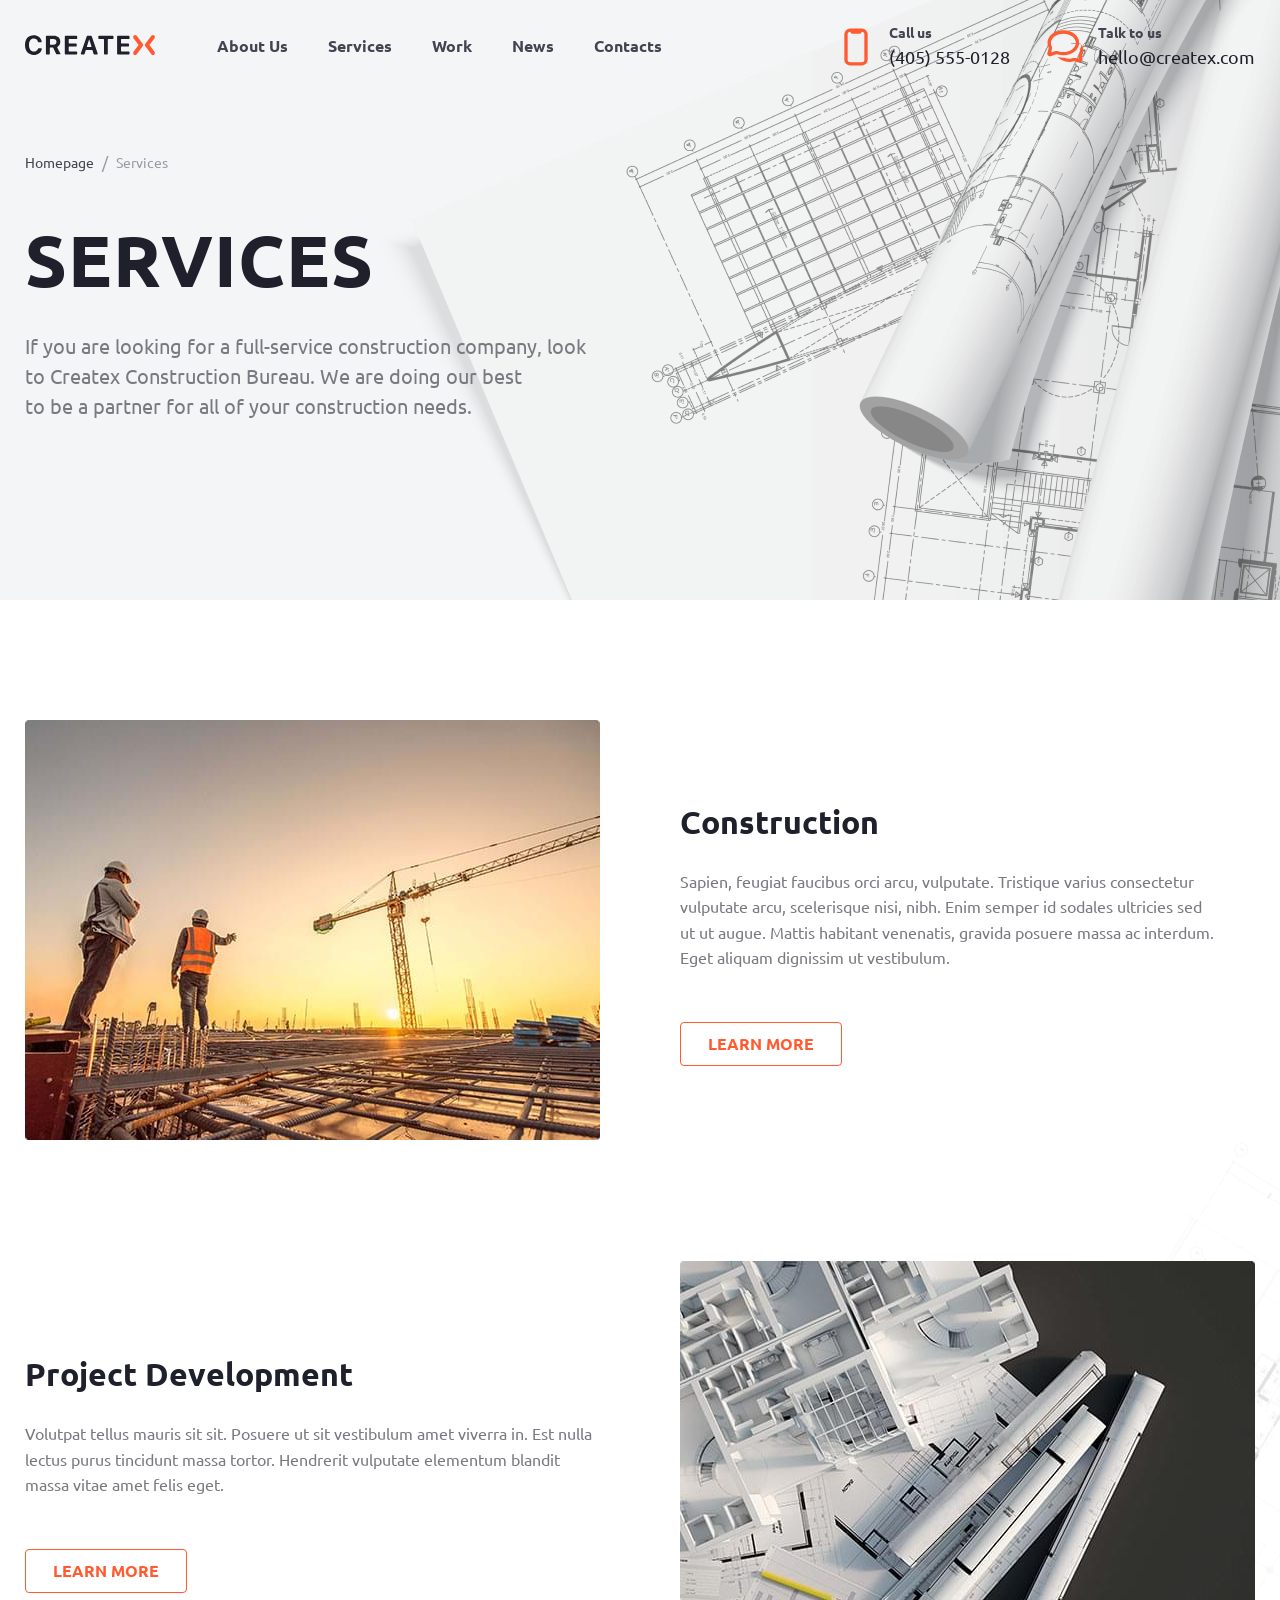
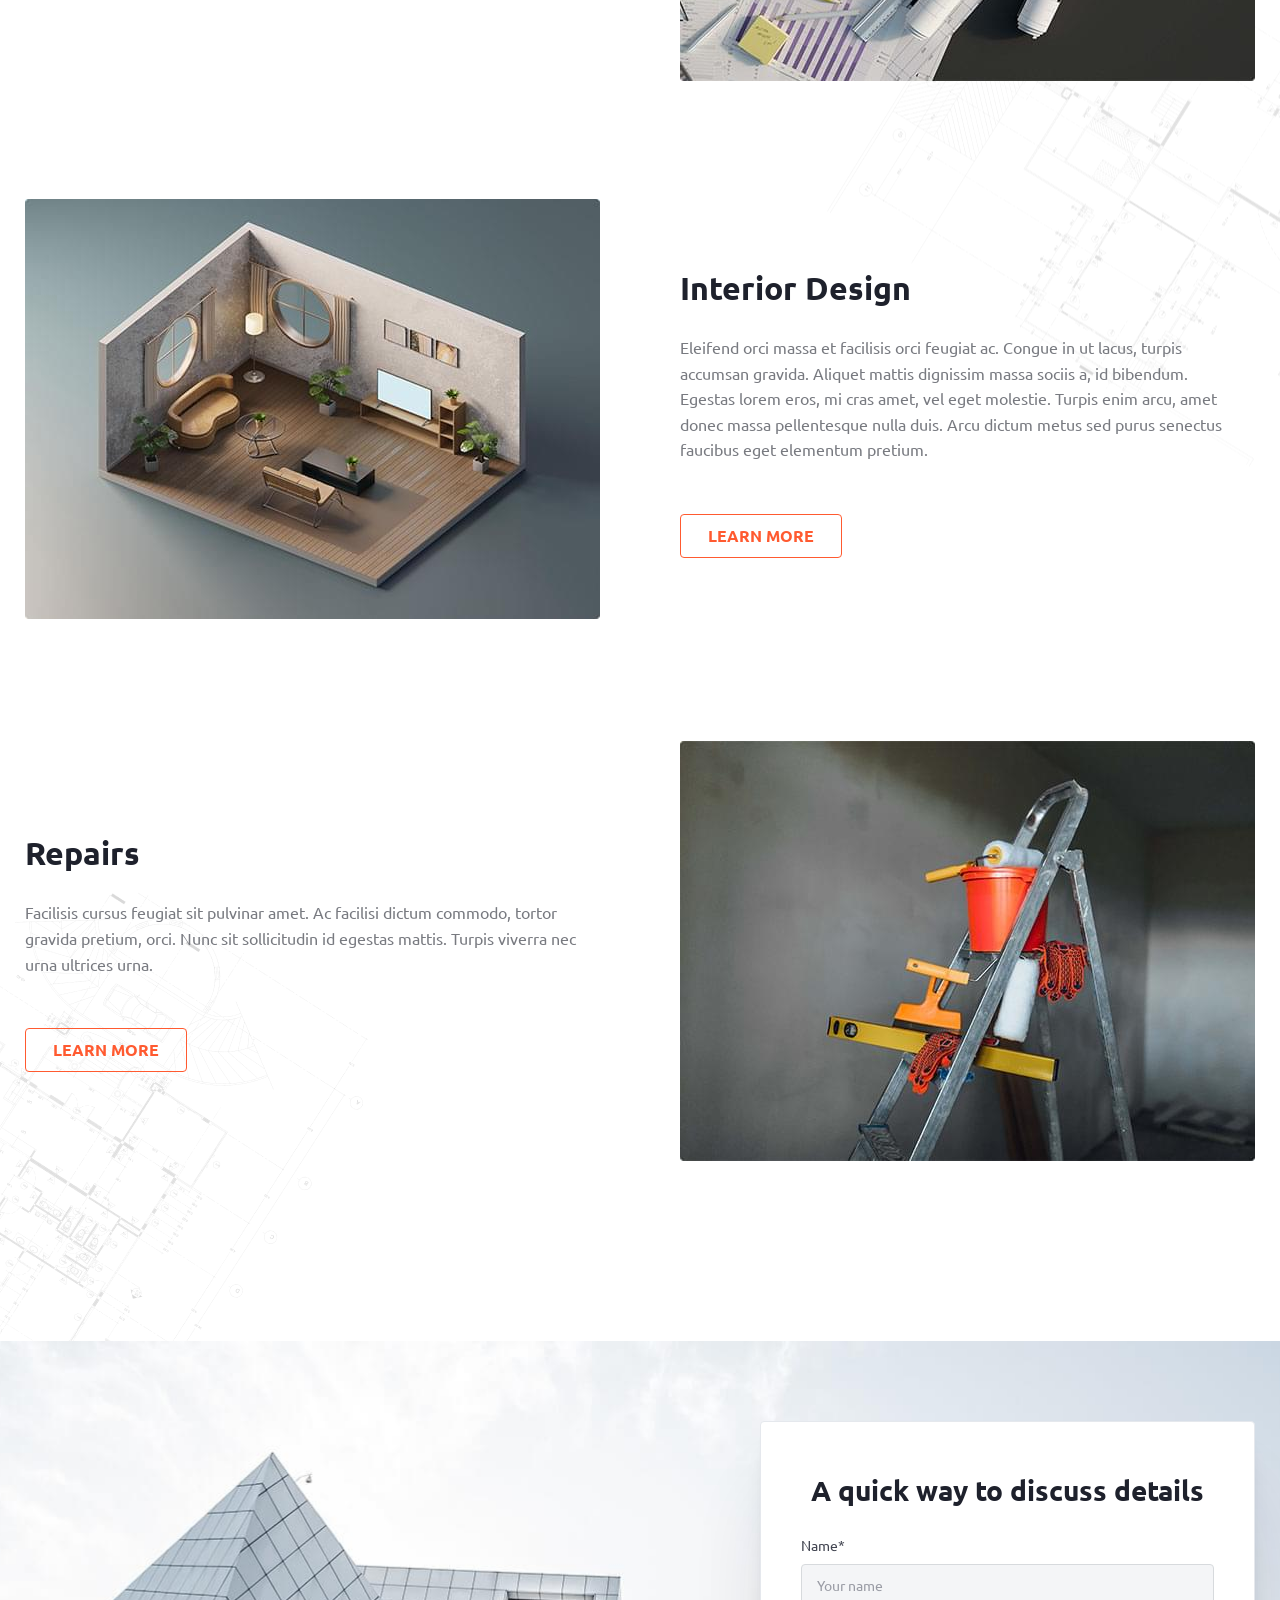
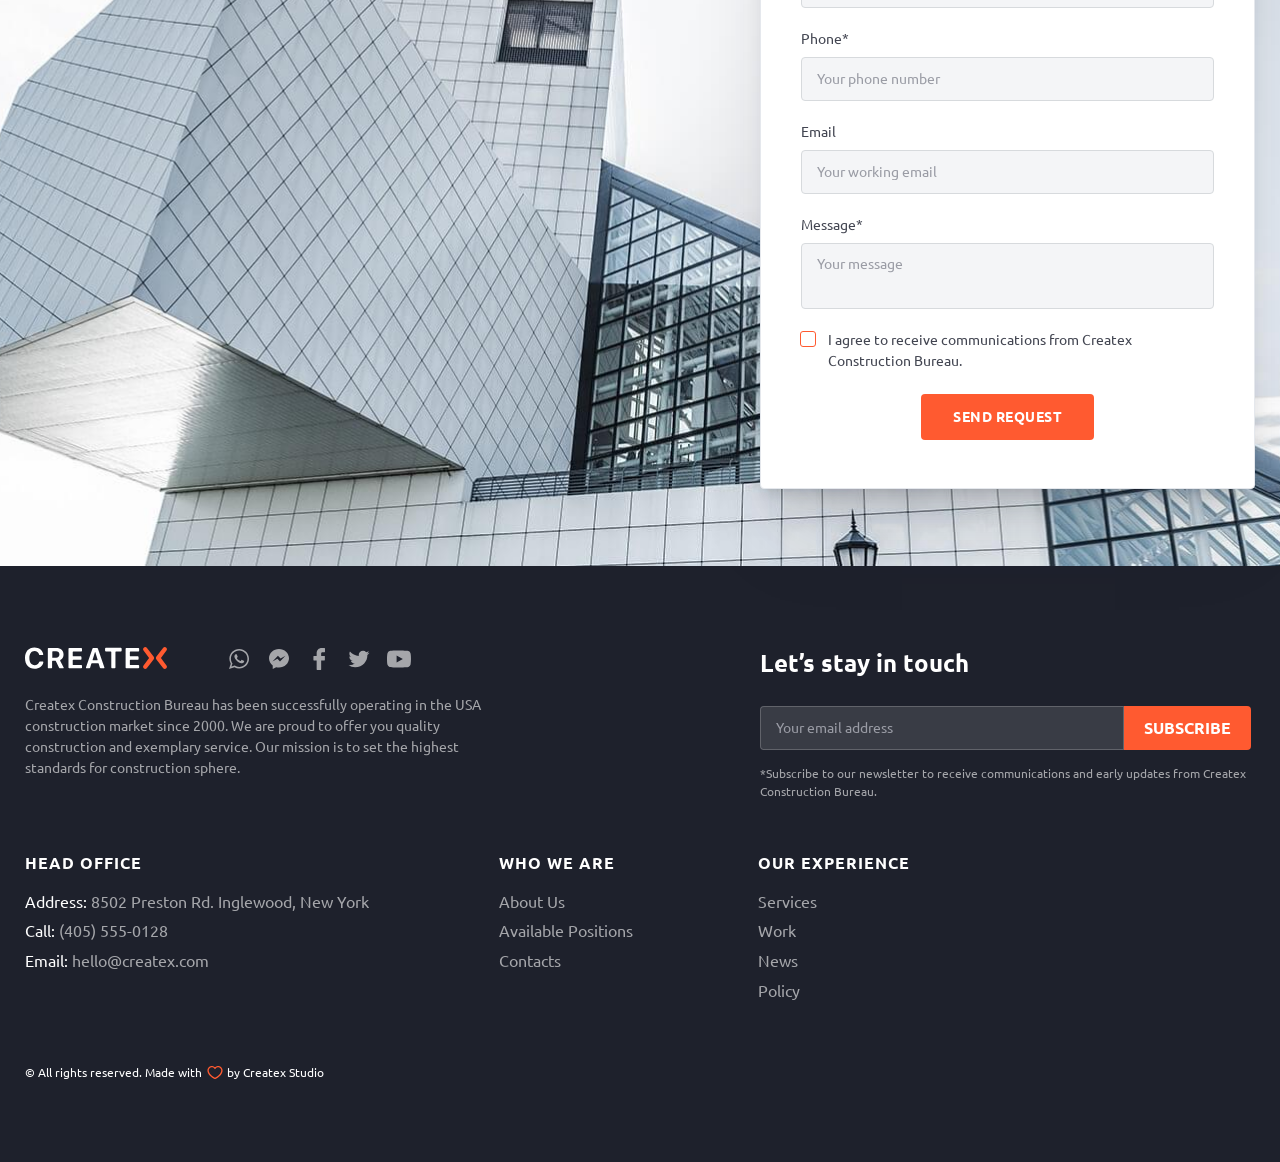
<file: services.html>
<!DOCTYPE html>
<html lang="en">

<head>
  <meta charset="UTF-8">
  <meta name="viewport" content="width=device-width,initial-scale=1">
  <link rel="shortcut icon" href="img/favicon.ico" type="image/x-icon">
  <meta http-equiv="X-UA-Compatible" content="ie=edge">
  <meta name="theme-color" content="#111111">
  <title>Createx Construction</title>
  <link rel="stylesheet" href="css/vendor.css">
  <link rel="stylesheet" href="css/main.css">
</head>

<body>
  <div class="site-container">
    <header class="header header--secondary">
      <div class="container header__container"><a href="index.html" class="logo"><img src="img/logo.svg"
            alt="Createx Logo"></a>
        <nav class="nav header__nav">
          <ul class="nav__list list-reset">
            <li class="nav__item"><a href="about.html" class="nav__link">About Us</a></li>
            <li class="nav__item"><a href="services.html" class="nav__link">Services</a></li>
            <li class="nav__item"><a href="work.html" class="nav__link">Work</a></li>
            <li class="nav__item"><a href="news.html" class="nav__link">News</a></li>
            <li class="nav__item"><a href="contacts.html" class="nav__link">Contacts</a></li>
          </ul>
          <div class="header-contacts header-contacts--nav"><a href="tel:4055550128"
              class="header-contacts__link contacts-link contacts-link--call"><span class="contacts-link__caption">Call
                us</span> <span class="contacts-link__value">(405) 555-0128</span> </a><a
              href="mailto:hello@createx.com" class="header-contacts__link contacts-link contacts-link--mail"><span
                class="contacts-link__caption">Talk to us</span> <span
                class="contacts-link__value">hello@createx.com</span></a></div>
        </nav>
        <div class="header-contacts"><a href="tel:4055550128"
            class="header-contacts__link contacts-link contacts-link--call"><span class="contacts-link__caption">Call
              us</span> <span class="contacts-link__value">(405) 555-0128</span> </a><a href="mailto:hello@createx.com"
            class="header-contacts__link contacts-link contacts-link--mail"><span class="contacts-link__caption">Talk to
              us</span> <span class="contacts-link__value">hello@createx.com</span></a></div><button
          class="btn-reset burger" aria-label="Открыть меню"><span class="burger__line"></span></button>
      </div>
    </header>
    <main>
      <section class="page-hero page-hero--services">
        <div class="container">
          <ul class="list-reset breadcrumbs page-hero__breadcrumbs">
            <li class="breadcrumbs__item"><a href="#" class="breadcrumbs__link">Homepage</a></li>
            <li class="breadcrumbs__item"><a class="breadcrumbs__link">Services</a></li>
          </ul>
          <h1 class="page-hero__title">Services</h1>
          <p class="page-hero__descr">If&nbsp;you are looking for a&nbsp;full-service construction company, look
            to&nbsp;Createx Construction Bureau. We&nbsp;are doing our best to&nbsp;be&nbsp;a&nbsp;partner for all
            of&nbsp;your construction needs.</p>
        </div>
      </section>
      <section class="services"><img src="img/services-content-bg-1.png" alt="" aria-hidden="true"
          class="services-decorate-1"> <img src="img/services-content-bg-2.png" alt="" aria-hidden="true"
          class="services-decorate-2">
        <div class="container">
          <h2 class="visually-hidden">Services content</h2>
          <ul class="list-reset services__list">
            <li class="services__item grid">
              <div class="services__image"><img src="img/services-content-1.jpg" alt="services 1"></div>
              <div class="services__info">
                <h2 class="services__title">Construction</h2>
                <p class="services__descr">Sapien, feugiat faucibus orci arcu, vulputate. Tristique varius consectetur
                  vulputate arcu, scelerisque nisi, nibh. Enim semper id&nbsp;sodales ultricies sed
                  ut&nbsp;ut&nbsp;augue. Mattis habitant venenatis, gravida posuere massa ac&nbsp;interdum. Eget aliquam
                  dignissim ut&nbsp;vestibulum.</p><a href="services-1.html"
                  class="services__link btn btn--stroke btn--stroke-primary">Learn more</a>
              </div>
            </li>
            <li class="services__item grid services__item--reverse">
              <div class="services__image"><img src="img/services-content-2.jpg" alt="services 2"></div>
              <div class="services__info">
                <h2 class="services__title">Project Development</h2>
                <p class="services__descr">Volutpat tellus mauris sit sit. Posuere ut&nbsp;sit vestibulum amet
                  viverra&nbsp;in. Est nulla lectus purus tincidunt massa tortor. Hendrerit vulputate elementum blandit
                  massa vitae amet felis eget.</p><a href="services-1.html"
                  class="services__link btn btn--stroke btn--stroke-primary">Learn more</a>
              </div>
            </li>
            <li class="services__item grid">
              <div class="services__image"><img src="img/services-content-3.jpg" alt="services 3"></div>
              <div class="services__info">
                <h2 class="services__title">Interior Design</h2>
                <p class="services__descr">Eleifend orci massa et&nbsp;facilisis orci feugiat&nbsp;ac. Congue
                  in&nbsp;ut&nbsp;lacus, turpis accumsan gravida. Aliquet mattis dignissim massa sociis&nbsp;a,
                  id&nbsp;bibendum. Egestas lorem eros, mi&nbsp;cras amet, vel eget molestie. Turpis enim arcu, amet
                  donec massa pellentesque nulla duis. Arcu dictum metus sed purus senectus faucibus eget elementum
                  pretium.</p><a href="services-1.html" class="services__link btn btn--stroke btn--stroke-primary">Learn
                  more</a>
              </div>
            </li>
            <li class="services__item grid services__item--reverse">
              <div class="services__image"><img src="img/services-content-4.jpg" alt="services 4"></div>
              <div class="services__info">
                <h2 class="services__title">Repairs</h2>
                <p class="services__descr">Facilisis cursus feugiat sit pulvinar amet. Ac&nbsp;facilisi dictum commodo,
                  tortor gravida pretium, orci. Nunc sit sollicitudin id&nbsp;egestas mattis. Turpis viverra nec urna
                  ultrices urna.</p><a href="services-1.html"
                  class="services__link btn btn--stroke btn--stroke-primary">Learn more</a>
              </div>
            </li>
          </ul>
        </div>
      </section>
      <section class="contacts-section">
        <h2 class="visually-hidden">Contacts</h2>
        <div class="container contacts-section__container">
          <form class="contacts-section__form contacts-form">
            <h3 class="contacts-form__title">A quick way to discuss details</h3><label
              class="form-field form-field--gray contacts-form__field"><span class="form-field__caption">Name*</span>
              <input type="text" name="name" placeholder="Your name" class="form-field__input"></label> <label
              class="form-field form-field--gray contacts-form__field"><span class="form-field__caption">Phone*</span>
              <input type="tel" name="phone" placeholder="Your phone number" class="form-field__input"></label> <label
              class="form-field form-field--gray contacts-form__field"><span class="form-field__caption">Email</span>
              <input type="email" name="email" placeholder="Your working email" class="form-field__input"></label>
            <label class="form-field form-field--gray contacts-form__field"><span
                class="form-field__caption">Message*</span> <textarea name="message" placeholder="Your message"
                class="form-field__input form-field__input--big"></textarea></label> <label
              class="custom-checkbox contacts-form__checkbox"><input type="checkbox" class="custom-checkbox__input">
              <span class="custom-checkbox__text">I agree to receive communications from Createx Construction
                Bureau.</span></label>
            <div class="centered"><button class="contacts-form__btn btn btn--fill" type="submit">Send Request</button>
            </div>
          </form>
        </div>
      </section>
    </main>
    <footer class="footer"><a href="#page" data-scroll class="to-top"><span class="to-top__text">Go to top</span> <span
          class="to-top__icon"><svg>
            <use xlink:href="img/sprite.svg#to-top"></use>
          </svg></span></a>
      <div class="container footer__container grid">
        <div class="footer__left">
          <div class="footer__top"><a href="index.html" class="logo footer__logo"><img src="img/logo-footer.svg"
                alt="Createx Logo"></a>
            <ul class="social footer__social list-reset">
              <li class="social__item"><a href="#" target="_blank" class="social__link" aria-label="WhatsApp"><svg>
                    <use xlink:href="img/sprite.svg#whats"></use>
                  </svg></a></li>
              <li class="social__item"><a href="#" target="_blank" class="social__link" aria-label="Messenger"><svg>
                    <use xlink:href="img/sprite.svg#mess"></use>
                  </svg></a></li>
              <li class="social__item"><a href="#" target="_blank" class="social__link" aria-label="Facebook"><svg>
                    <use xlink:href="img/sprite.svg#facebook"></use>
                  </svg></a></li>
              <li class="social__item"><a href="#" target="_blank" class="social__link" aria-label="Twitter"><svg>
                    <use xlink:href="img/sprite.svg#twitter"></use>
                  </svg></a></li>
              <li class="social__item"><a href="#" target="_blank" class="social__link" aria-label="Youtube"><svg>
                    <use xlink:href="img/sprite.svg#youtube"></use>
                  </svg></a></li>
            </ul>
          </div>
          <p class="footer__descr">Createx Construction Bureau has been successfully operating in&nbsp;the USA
            construction market since 2000. We&nbsp;are proud to&nbsp;offer you quality construction and exemplary
            service. Our mission is&nbsp;to&nbsp;set the highest standards for construction sphere.</p>
        </div>
        <form action="#" class="footer-form footer__form">
          <h3 class="footer-form__title">Let’s stay in touch</h3>
          <div class="footer-form__items"><label class="form-field form-field--gray contacts-form__field"><input
                type="email" name="email" placeholder="Your email address" class="form-field__input"></label> <button
              class="footer-form__btn btn btn--fill">Subscribe</button></div>
          <p class="footer-form__descr">*Subscribe to&nbsp;our newsletter to&nbsp;receive communications and early
            updates from Createx Construction Bureau.</p>
        </form>
        <address class="footer-address footer__address">
          <h3 class="footer-address__title footer-title">Head Office</h3><span class="footer-address__item"><span
              class="footer-address__name">Address:</span> 8502 Preston Rd. Inglewood, New York </span><span
            class="footer-address__item"><span class="footer-address__name">Call:</span> <a href="tel:4055550128">(405)
              555-0128</a> </span><span class="footer-address__item"><span class="footer-address__name">Email:</span> <a
              href="mailto:hello@createx.com">hello@createx.com</a></span>
        </address>
        <nav class="footer-nav footer__nav" title="secondary navigation">
          <div class="footer-nav__col">
            <h3 class="footer-nav__title footer-title">Who we are</h3>
            <ul class="list-reset footer-nav__list">
              <li class="footer-nav__item"><a href="about.html" class="footer-nav__link">About Us</a></li>
              <li class="footer-nav__item"><a href="#" class="footer-nav__link">Available Positions</a></li>
              <li class="footer-nav__item"><a href="contacts.html" class="footer-nav__link">Contacts</a></li>
            </ul>
          </div>
          <div class="footer-nav__col">
            <h3 class="footer-nav__title footer-title">Our Experience</h3>
            <ul class="list-reset footer-nav__list">
              <li class="footer-nav__item"><a href="services.html" class="footer-nav__link">Services</a></li>
              <li class="footer-nav__item"><a href="work.html" class="footer-nav__link">Work</a></li>
              <li class="footer-nav__item"><a href="news.html" class="footer-nav__link">News</a></li>
                <li class="footer-nav__item"><a href="policy.html" class="footer-nav__link">Policy</a></li> 
            </ul>
          </div>
        </nav><small class="footer__copyright">&copy;&nbsp;All rights reserved. Made with <span>by Createx
            Studio</span></small>
      </div>
    </footer>
    <div class="overlay"></div>
  </div>
  <script src="js/vendor.js"></script>
  <script src="js/main.js"></script>
</body>

</html>
</file>
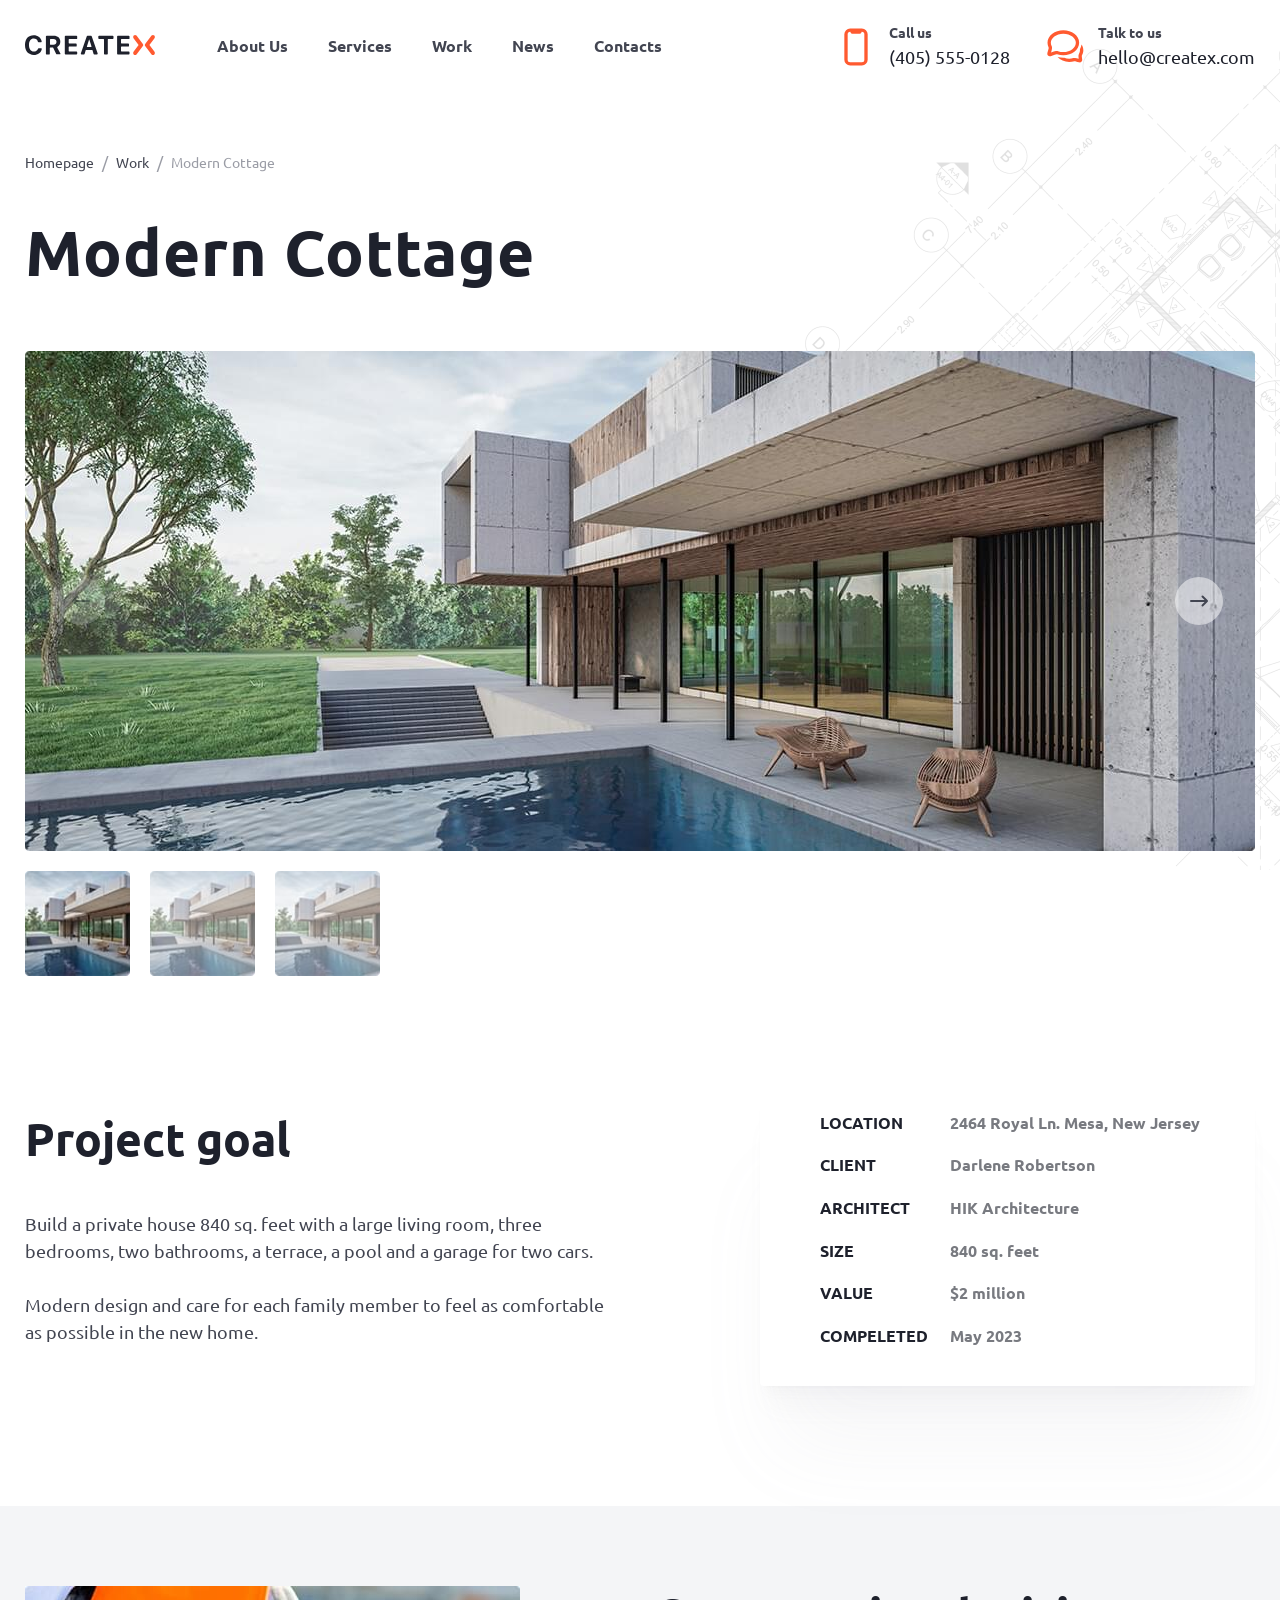
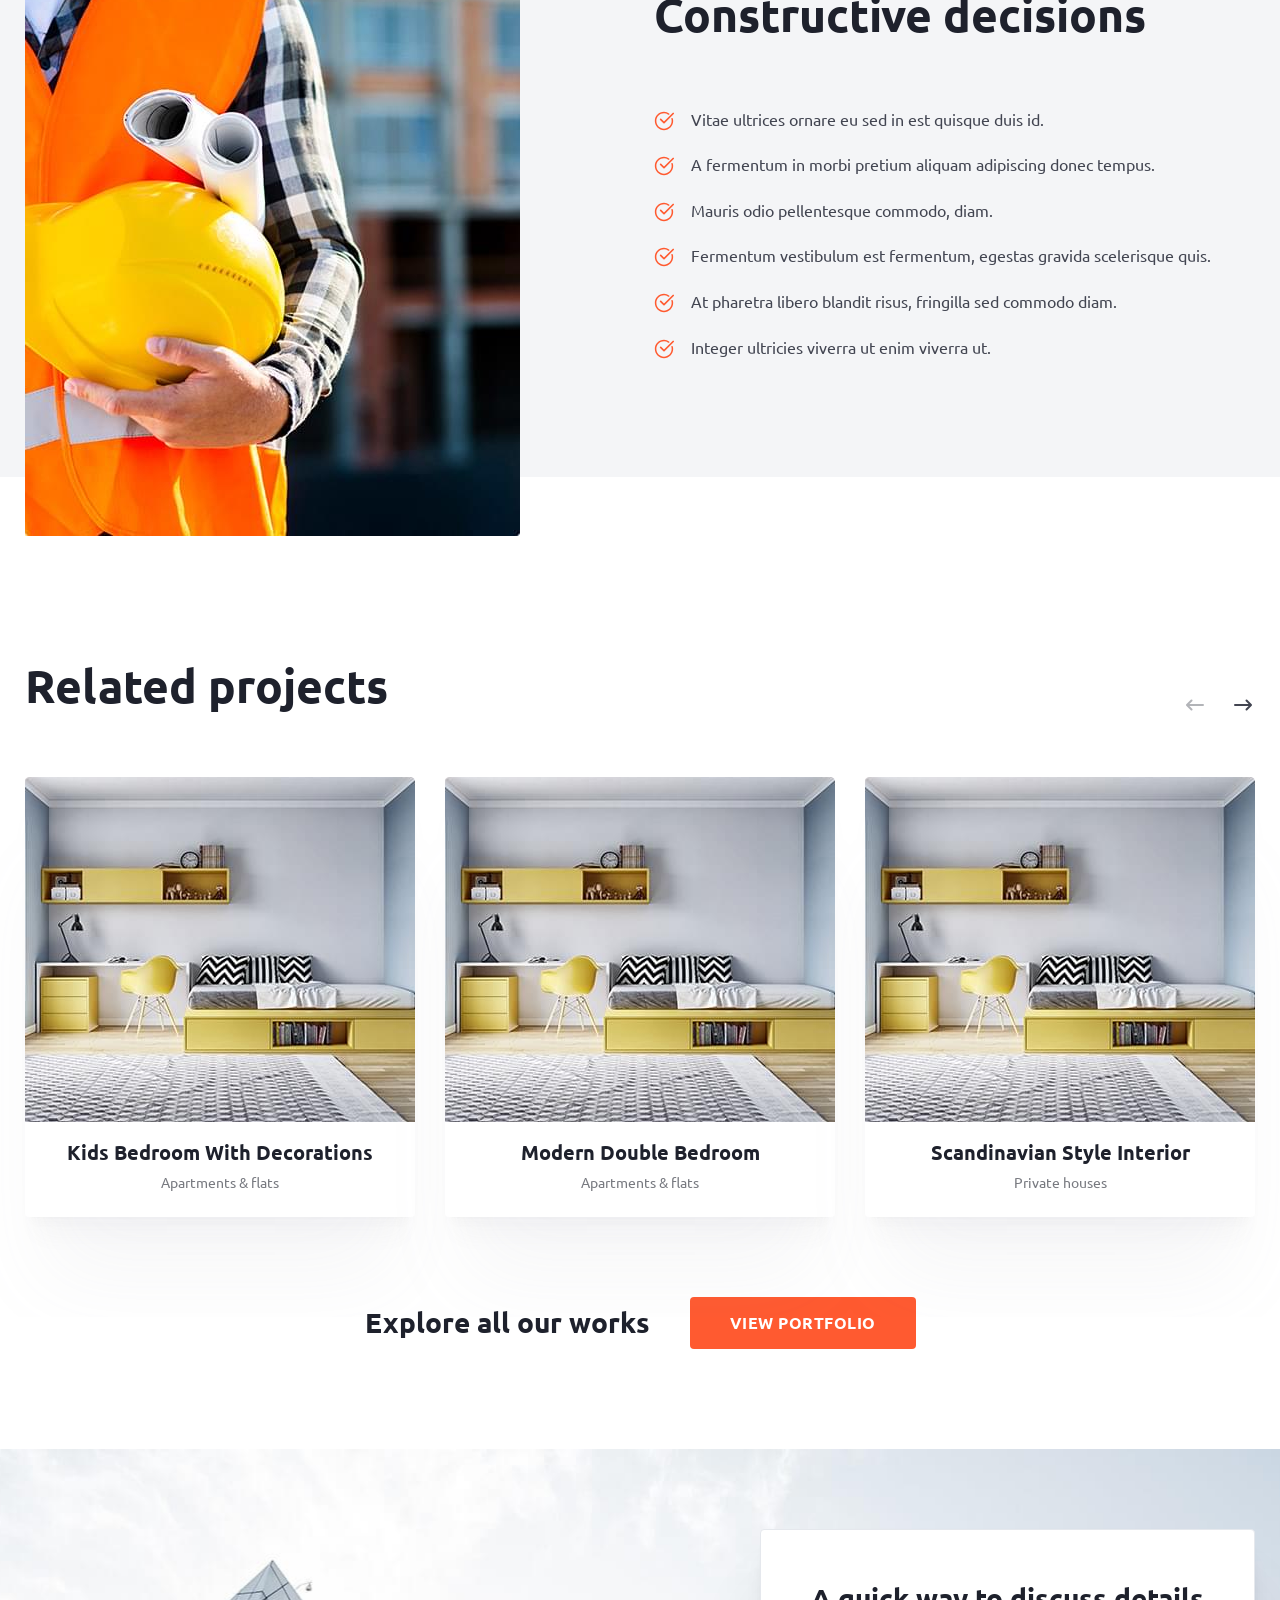
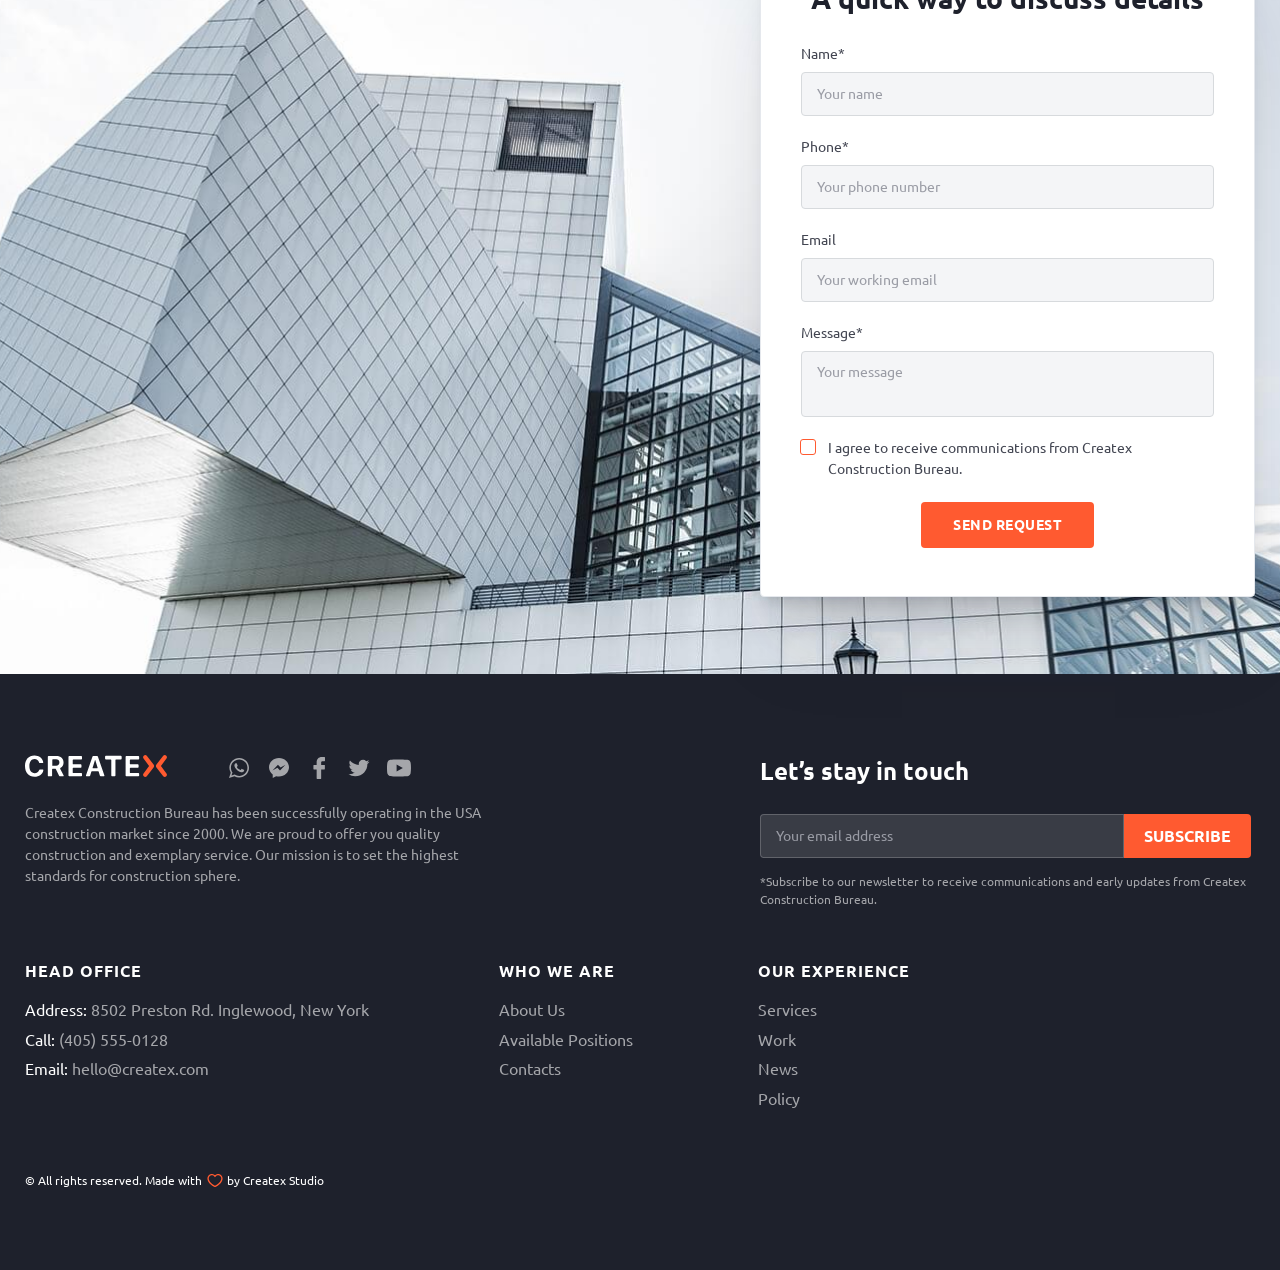
<file: work-1.html>
<!DOCTYPE html>
<html lang="en">

<head>
  <meta charset="UTF-8">
  <meta name="viewport" content="width=device-width,initial-scale=1">
  <link rel="shortcut icon" href="img/favicon.ico" type="image/x-icon">
  <meta http-equiv="X-UA-Compatible" content="ie=edge">
  <meta name="theme-color" content="#111111">
  <title>Createx Construction</title>
  <link rel="stylesheet" href="css/vendor.css">
  <link rel="stylesheet" href="css/main.css">
</head>

<body>
  <div class="site-container">
    <header class="header header--secondary">
      <div class="container header__container"><a href="index.html" class="logo"><img src="img/logo.svg"
            alt="Createx Logo"></a>
        <nav class="nav header__nav">
          <ul class="nav__list list-reset">
            <li class="nav__item"><a href="about.html" class="nav__link">About Us</a></li>
            <li class="nav__item"><a href="services.html" class="nav__link">Services</a></li>
            <li class="nav__item"><a href="work.html" class="nav__link">Work</a></li>
            <li class="nav__item"><a href="news.html" class="nav__link">News</a></li>
            <li class="nav__item"><a href="contacts.html" class="nav__link">Contacts</a></li>
          </ul>
          <div class="header-contacts header-contacts--nav"><a href="tel:4055550128"
              class="header-contacts__link contacts-link contacts-link--call"><span class="contacts-link__caption">Call
                us</span> <span class="contacts-link__value">(405) 555-0128</span> </a><a
              href="mailto:hello@createx.com" class="header-contacts__link contacts-link contacts-link--mail"><span
                class="contacts-link__caption">Talk to us</span> <span
                class="contacts-link__value">hello@createx.com</span></a></div>
        </nav>
        <div class="header-contacts"><a href="tel:4055550128"
            class="header-contacts__link contacts-link contacts-link--call"><span class="contacts-link__caption">Call
              us</span> <span class="contacts-link__value">(405) 555-0128</span> </a><a href="mailto:hello@createx.com"
            class="header-contacts__link contacts-link contacts-link--mail"><span class="contacts-link__caption">Talk to
              us</span> <span class="contacts-link__value">hello@createx.com</span></a></div><button
          class="btn-reset burger" aria-label="Открыть меню"><span class="burger__line"></span></button>
      </div>
    </header>
    <main>
      <section class="page-hero page-hero--work-inner">
        <div class="container">
          <ul class="list-reset breadcrumbs page-hero__breadcrumbs">
            <li class="breadcrumbs__item"><a href="#" class="breadcrumbs__link">Homepage</a></li>
            <li class="breadcrumbs__item"><a href="#" class="breadcrumbs__link">Work</a></li>
            <li class="breadcrumbs__item"><a class="breadcrumbs__link">Modern Cottage</a></li>
          </ul>
          <h1 class="page-hero__title page-hero__title--small page-hero__title--mb">Modern Cottage</h1>
          <div class="work-images">
            <div class="work-images-slider"><button class="btn-reset slider-nav__btn work-images__prev slider-btn"><svg>
                  <use xlink:href="img/sprite.svg#left-arrow"></use>
                </svg></button> <button class="btn-reset slider-nav__btn work-images__next slider-btn"><svg>
                  <use xlink:href="img/sprite.svg#right-arrow"></use>
                </svg></button>
              <div class="swiper-wrapper">
                <div class="swiper-slide"><img src="img/work/1.jpg" alt="Work 1"></div>
                <div class="swiper-slide"><img src="img/work/1.jpg" alt="Work 1"></div>
                <div class="swiper-slide"><img src="img/work/1.jpg" alt="Work 1"></div>
              </div>
            </div>
            <div class="work-images-nav" thumbsslider="">
              <div class="swiper-wrapper">
                <div class="swiper-slide"><img src="img/work/1-small.jpg" alt="Work 1"></div>
                <div class="swiper-slide"><img src="img/work/1-small.jpg" alt="Work 1"></div>
                <div class="swiper-slide"><img src="img/work/1-small.jpg" alt="Work 1"></div>
              </div>
            </div>
          </div>
        </div>
      </section>
      <section class="project-goal">
        <div class="container grid">
          <div class="project-goal__left">
            <h2 class="title project-goal__title">Project goal</h2>
            <p class="project-goal__descr">Build a&nbsp;private house 840&nbsp;sq. feet with a&nbsp;large living room,
              three bedrooms, two bathrooms, a&nbsp;terrace, a&nbsp;pool and a&nbsp;garage for two cars.</p>
            <p class="project-goal__descr">Modern design and care for each family member to&nbsp;feel
              as&nbsp;comfortable as&nbsp;possible in&nbsp;the new home.</p>
          </div>
          <div class="project-goal__right">
            <div class="project-info">
              <ul class="project-info__list list-reset">
                <li class="project-info__item">
                  <div class="project-info__category">Location</div>
                  <div class="project-info__value">2464 Royal Ln. Mesa, New Jersey</div>
                </li>
                <li class="project-info__item">
                  <div class="project-info__category">Client</div>
                  <div class="project-info__value">Darlene Robertson</div>
                </li>
                <li class="project-info__item">
                  <div class="project-info__category">Architect</div>
                  <div class="project-info__value">HIK Architecture</div>
                </li>
                <li class="project-info__item">
                  <div class="project-info__category">Size</div>
                  <div class="project-info__value">840 sq. feet</div>
                </li>
                <li class="project-info__item">
                  <div class="project-info__category">Value</div>
                  <div class="project-info__value">$2 million</div>
                </li>
                <li class="project-info__item">
                  <div class="project-info__category">Compeleted</div>
                  <div class="project-info__value">May 2023</div>
                </li>
              </ul>
            </div>
          </div>
        </div>
      </section>
      <section class="desicions">
        <div class="container grid">
          <div class="desicions__left"><img src="img/desicions-image.jpg" alt="" aria-hidden="true"></div>
          <div class="desicions__right">
            <h2 class="title desicions__title">Constructive decisions</h2>
            <ul class="list-reset desicions__list">
              <li class="desicions__item">Vitae ultrices ornare eu sed in est quisque duis id.</li>
              <li class="desicions__item">A fermentum in morbi pretium aliquam adipiscing donec tempus.</li>
              <li class="desicions__item">Mauris odio pellentesque commodo, diam.</li>
              <li class="desicions__item">Fermentum vestibulum est fermentum, egestas gravida scelerisque quis.</li>
              <li class="desicions__item">At pharetra libero blandit risus, fringilla sed commodo diam.</li>
              <li class="desicions__item">Integer ultricies viverra ut enim viverra ut.</li>
            </ul>
          </div>
        </div>
      </section>
      <section class="related-projects">
        <div class="container">
          <div class="related-projects__top">
            <h2 class="title related-projects__title">Related projects</h2>
            <div class="slider-nav related-projects__slider-nav"><button
                class="btn-reset slider-nav__btn related-projects__prev slider-btn"><svg>
                  <use xlink:href="img/sprite.svg#left-arrow"></use>
                </svg></button> <button class="btn-reset slider-nav__btn related-projects__next slider-btn"><svg>
                  <use xlink:href="img/sprite.svg#right-arrow"></use>
                </svg></button></div>
          </div>
          <div class="swiper related-projects__items swiper-no-swiping">
            <div class="swiper-wrapper">
              <div class="swiper-slide"><a href="#" class="portfolio-item"><img class="portfolio-item__image"
                    src="img/related-proj-1.jpg" alt="Portfolio cover">
                  <div class="portfolio-item__content">
                    <h3 class="portfolio-item__title">Kids Bedroom With Decorations</h3><span
                      class="portfolio-item__descr">Apartments & flats</span>
                    <div class="portfolio-item__btn">View Project</div>
                  </div>
                </a></div>
              <div class="swiper-slide"><a href="#" class="portfolio-item"><img class="portfolio-item__image"
                    src="img/related-proj-1.jpg" alt="Portfolio cover">
                  <div class="portfolio-item__content">
                    <h3 class="portfolio-item__title">Modern Double Bedroom</h3><span
                      class="portfolio-item__descr">Apartments & flats</span>
                    <div class="portfolio-item__btn">View Project</div>
                  </div>
                </a></div>
              <div class="swiper-slide"><a href="#" class="portfolio-item"><img class="portfolio-item__image"
                    src="img/related-proj-1.jpg" alt="Portfolio cover">
                  <div class="portfolio-item__content">
                    <h3 class="portfolio-item__title">Scandinavian Style Interior</h3><span
                      class="portfolio-item__descr">Private houses</span>
                    <div class="portfolio-item__btn">View Project</div>
                  </div>
                </a></div>
              <div class="swiper-slide"><a href="#" class="portfolio-item"><img class="portfolio-item__image"
                    src="img/related-proj-1.jpg" alt="Portfolio cover">
                  <div class="portfolio-item__content">
                    <h3 class="portfolio-item__title">Scandinavian Style Interior</h3><span
                      class="portfolio-item__descr">Private houses</span>
                    <div class="portfolio-item__btn">View Project</div>
                  </div>
                </a></div>
            </div>
          </div>
          <div class="related-projects__learn learn-more">
            <h4 class="learn-more__subtitle">Explore all our works</h4><a href="work.html"
              class="btn-reset learn-more__btn btn btn--fill">View portfolio</a>
          </div>
        </div>
      </section>
      <section class="contacts-section">
        <h2 class="visually-hidden">Contacts</h2>
        <div class="container contacts-section__container">
          <form class="contacts-section__form contacts-form">
            <h3 class="contacts-form__title">A quick way to discuss details</h3><label
              class="form-field form-field--gray contacts-form__field"><span class="form-field__caption">Name*</span>
              <input type="text" name="name" placeholder="Your name" class="form-field__input"></label> <label
              class="form-field form-field--gray contacts-form__field"><span class="form-field__caption">Phone*</span>
              <input type="tel" name="phone" placeholder="Your phone number" class="form-field__input"></label> <label
              class="form-field form-field--gray contacts-form__field"><span class="form-field__caption">Email</span>
              <input type="email" name="email" placeholder="Your working email" class="form-field__input"></label>
            <label class="form-field form-field--gray contacts-form__field"><span
                class="form-field__caption">Message*</span> <textarea name="message" placeholder="Your message"
                class="form-field__input form-field__input--big"></textarea></label> <label
              class="custom-checkbox contacts-form__checkbox"><input type="checkbox" class="custom-checkbox__input">
              <span class="custom-checkbox__text">I agree to receive communications from Createx Construction
                Bureau.</span></label>
            <div class="centered"><button class="contacts-form__btn btn btn--fill" type="submit">Send Request</button>
            </div>
          </form>
        </div>
      </section>
    </main>
    <footer class="footer"><a href="#page" data-scroll class="to-top"><span class="to-top__text">Go to top</span> <span
          class="to-top__icon"><svg>
            <use xlink:href="img/sprite.svg#to-top"></use>
          </svg></span></a>
      <div class="container footer__container grid">
        <div class="footer__left">
          <div class="footer__top"><a href="index.html" class="logo footer__logo"><img src="img/logo-footer.svg"
                alt="Createx Logo"></a>
            <ul class="social footer__social list-reset">
              <li class="social__item"><a href="#" target="_blank" class="social__link" aria-label="WhatsApp"><svg>
                    <use xlink:href="img/sprite.svg#whats"></use>
                  </svg></a></li>
              <li class="social__item"><a href="#" target="_blank" class="social__link" aria-label="Messenger"><svg>
                    <use xlink:href="img/sprite.svg#mess"></use>
                  </svg></a></li>
              <li class="social__item"><a href="#" target="_blank" class="social__link" aria-label="Facebook"><svg>
                    <use xlink:href="img/sprite.svg#facebook"></use>
                  </svg></a></li>
              <li class="social__item"><a href="#" target="_blank" class="social__link" aria-label="Twitter"><svg>
                    <use xlink:href="img/sprite.svg#twitter"></use>
                  </svg></a></li>
              <li class="social__item"><a href="#" target="_blank" class="social__link" aria-label="Youtube"><svg>
                    <use xlink:href="img/sprite.svg#youtube"></use>
                  </svg></a></li>
            </ul>
          </div>
          <p class="footer__descr">Createx Construction Bureau has been successfully operating in&nbsp;the USA
            construction market since 2000. We&nbsp;are proud to&nbsp;offer you quality construction and exemplary
            service. Our mission is&nbsp;to&nbsp;set the highest standards for construction sphere.</p>
        </div>
        <form action="#" class="footer-form footer__form">
          <h3 class="footer-form__title">Let’s stay in touch</h3>
          <div class="footer-form__items"><label class="form-field form-field--gray contacts-form__field"><input
                type="email" name="email" placeholder="Your email address" class="form-field__input"></label> <button
              class="footer-form__btn btn btn--fill">Subscribe</button></div>
          <p class="footer-form__descr">*Subscribe to&nbsp;our newsletter to&nbsp;receive communications and early
            updates from Createx Construction Bureau.</p>
        </form>
        <address class="footer-address footer__address">
          <h3 class="footer-address__title footer-title">Head Office</h3><span class="footer-address__item"><span
              class="footer-address__name">Address:</span> 8502 Preston Rd. Inglewood, New York </span><span
            class="footer-address__item"><span class="footer-address__name">Call:</span> <a href="tel:4055550128">(405)
              555-0128</a> </span><span class="footer-address__item"><span class="footer-address__name">Email:</span> <a
              href="mailto:hello@createx.com">hello@createx.com</a></span>
        </address>
        <nav class="footer-nav footer__nav" title="secondary navigation">
          <div class="footer-nav__col">
            <h3 class="footer-nav__title footer-title">Who we are</h3>
            <ul class="list-reset footer-nav__list">
              <li class="footer-nav__item"><a href="about.html" class="footer-nav__link">About Us</a></li>
              <li class="footer-nav__item"><a href="#" class="footer-nav__link">Available Positions</a></li>
              <li class="footer-nav__item"><a href="contacts.html" class="footer-nav__link">Contacts</a></li>
            </ul>
          </div>
          <div class="footer-nav__col">
            <h3 class="footer-nav__title footer-title">Our Experience</h3>
            <ul class="list-reset footer-nav__list">
              <li class="footer-nav__item"><a href="services.html" class="footer-nav__link">Services</a></li>
              <li class="footer-nav__item"><a href="work.html" class="footer-nav__link">Work</a></li>
              <li class="footer-nav__item"><a href="news.html" class="footer-nav__link">News</a></li>
                <li class="footer-nav__item"><a href="policy.html" class="footer-nav__link">Policy</a></li> 
            </ul>
          </div>
        </nav><small class="footer__copyright">&copy;&nbsp;All rights reserved. Made with <span>by Createx
            Studio</span></small>
      </div>
    </footer>
    <div class="overlay"></div>
  </div>
  <script src="js/vendor.js"></script>
  <script src="js/main.js"></script>
</body>

</html>
</file>
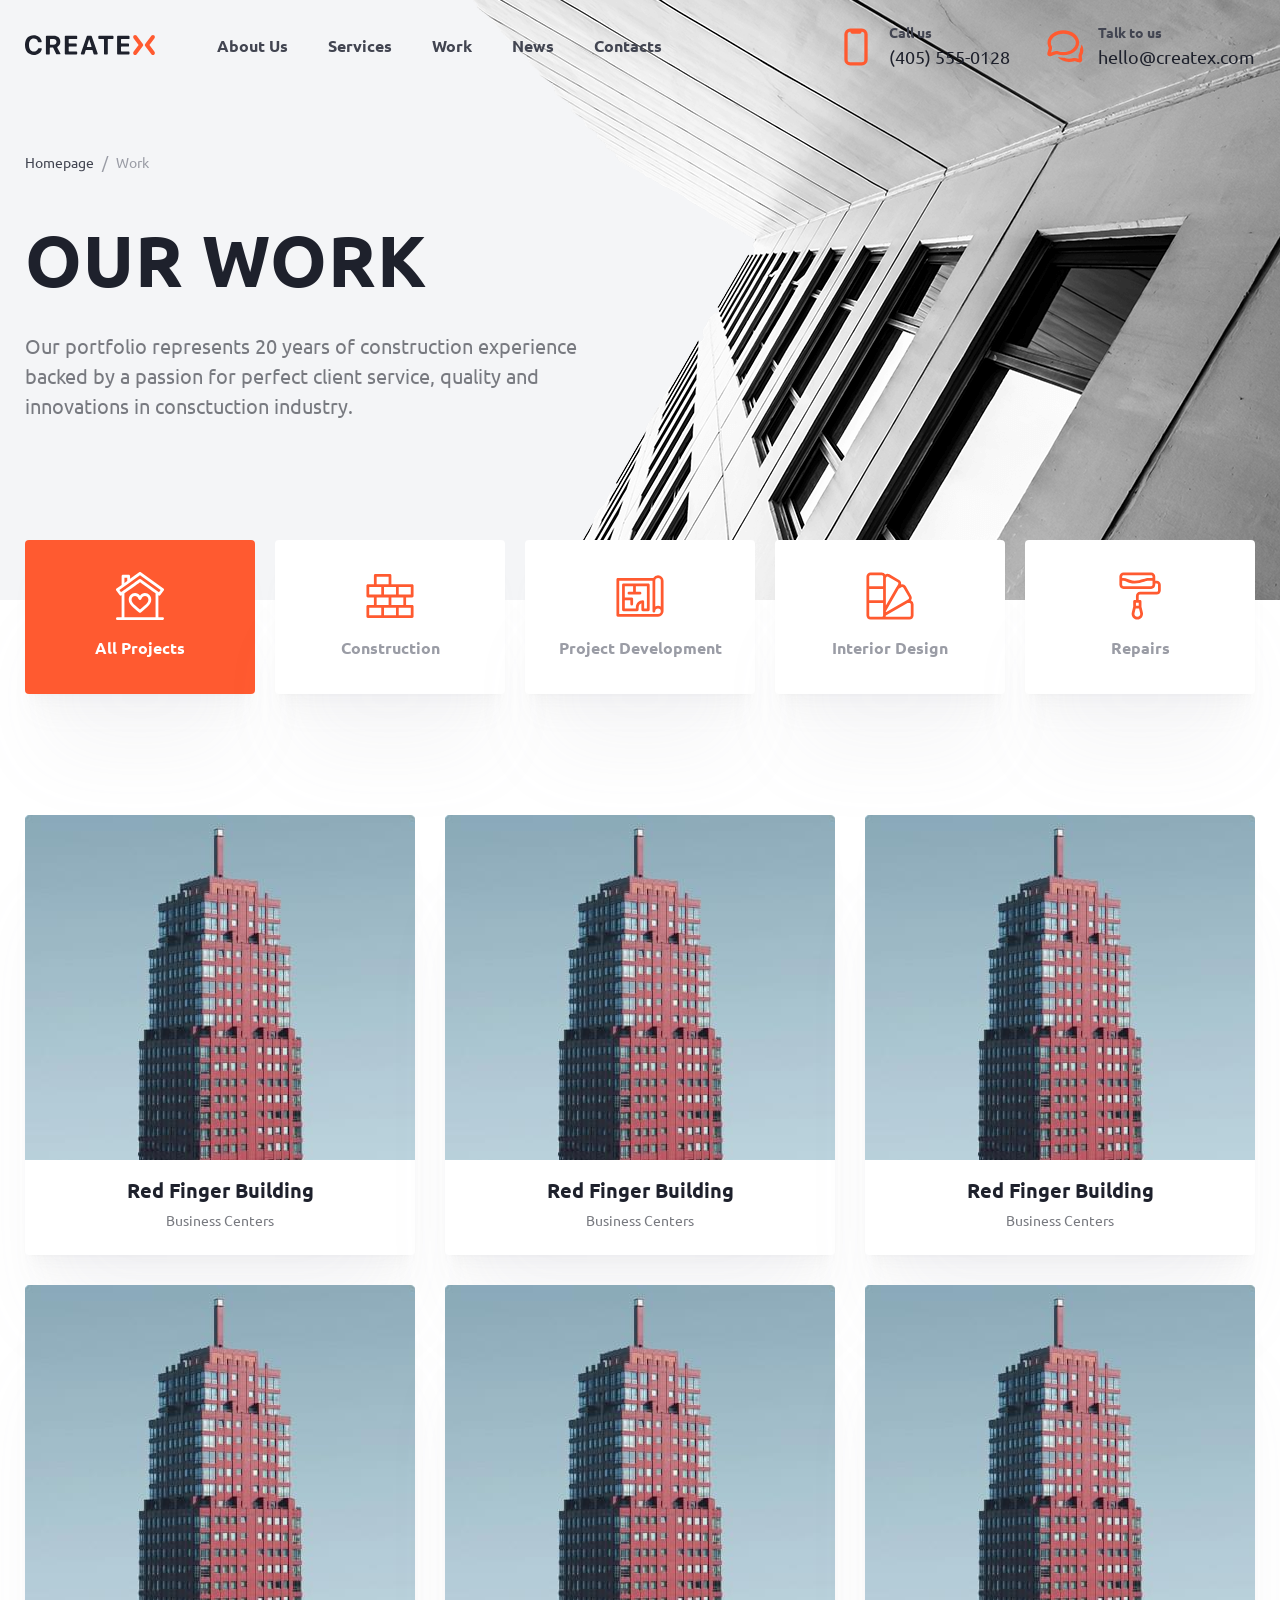
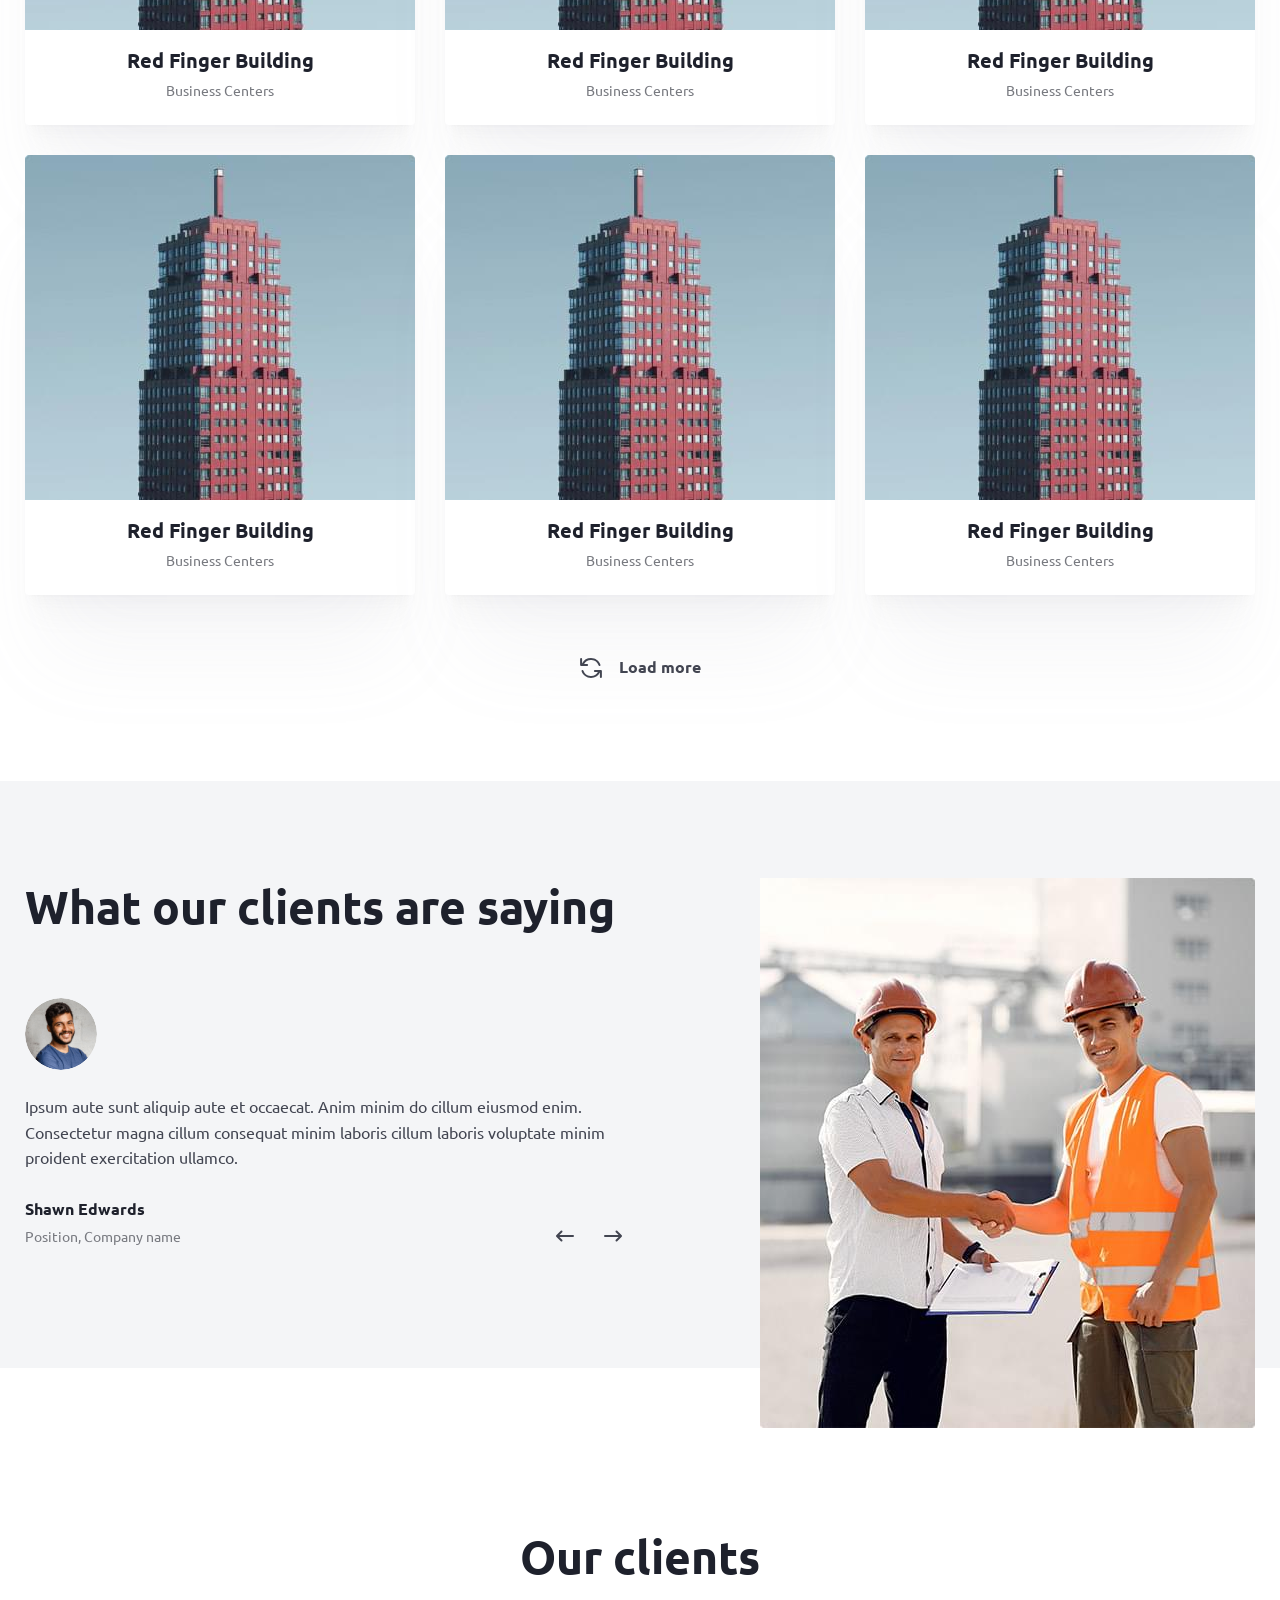
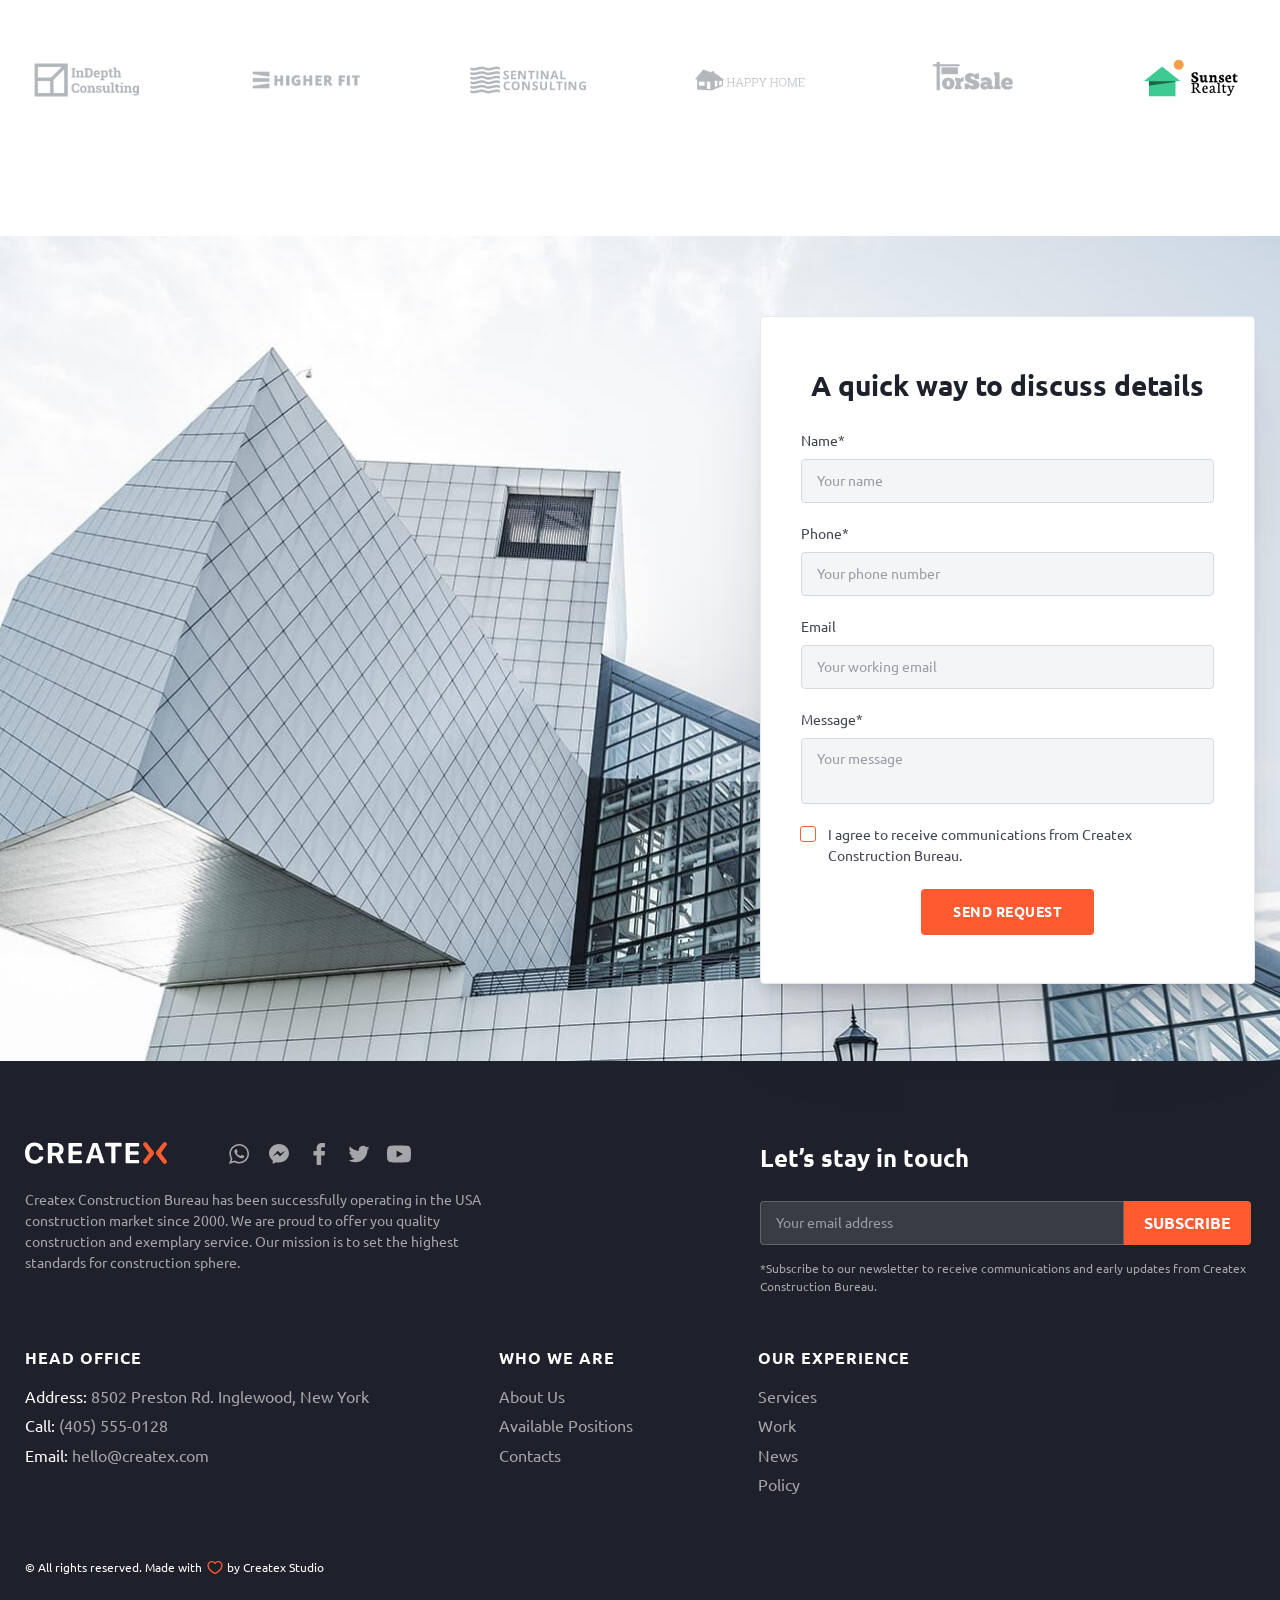
<file: work.html>
<!DOCTYPE html>
<html lang="en">

<head>
  <meta charset="UTF-8">
  <meta name="viewport" content="width=device-width,initial-scale=1">
  <link rel="shortcut icon" href="img/favicon.ico" type="image/x-icon">
  <meta http-equiv="X-UA-Compatible" content="ie=edge">
  <meta name="theme-color" content="#111111">
  <title>Createx Construction</title>
  <link rel="stylesheet" href="css/vendor.css">
  <link rel="stylesheet" href="css/main.css">
</head>

<body>
  <div class="site-container">
    <header class="header header--secondary">
      <div class="container header__container"><a href="index.html" class="logo"><img src="img/logo.svg"
            alt="Createx Logo"></a>
        <nav class="nav header__nav">
          <ul class="nav__list list-reset">
            <li class="nav__item"><a href="about.html" class="nav__link">About Us</a></li>
            <li class="nav__item"><a href="services.html" class="nav__link">Services</a></li>
            <li class="nav__item"><a href="work.html" class="nav__link">Work</a></li>
            <li class="nav__item"><a href="news.html" class="nav__link">News</a></li>
            <li class="nav__item"><a href="contacts.html" class="nav__link">Contacts</a></li>
          </ul>
          <div class="header-contacts header-contacts--nav"><a href="tel:4055550128"
              class="header-contacts__link contacts-link contacts-link--call"><span class="contacts-link__caption">Call
                us</span> <span class="contacts-link__value">(405) 555-0128</span> </a><a
              href="mailto:hello@createx.com" class="header-contacts__link contacts-link contacts-link--mail"><span
                class="contacts-link__caption">Talk to us</span> <span
                class="contacts-link__value">hello@createx.com</span></a></div>
        </nav>
        <div class="header-contacts"><a href="tel:4055550128"
            class="header-contacts__link contacts-link contacts-link--call"><span class="contacts-link__caption">Call
              us</span> <span class="contacts-link__value">(405) 555-0128</span> </a><a href="mailto:hello@createx.com"
            class="header-contacts__link contacts-link contacts-link--mail"><span class="contacts-link__caption">Talk to
              us</span> <span class="contacts-link__value">hello@createx.com</span></a></div><button
          class="btn-reset burger" aria-label="Открыть меню"><span class="burger__line"></span></button>
      </div>
    </header>
    <main>
      <section class="page-hero page-hero--work">
        <div class="container">
          <ul class="list-reset breadcrumbs page-hero__breadcrumbs">
            <li class="breadcrumbs__item"><a href="#" class="breadcrumbs__link">Homepage</a></li>
            <li class="breadcrumbs__item"><a class="breadcrumbs__link">Work</a></li>
          </ul>
          <h1 class="page-hero__title">Our Work</h1>
          <p class="page-hero__descr">Our portfolio represents 20&nbsp;years of&nbsp;construction experience backed
            by&nbsp;a&nbsp;passion for perfect client service, quality and innovations in&nbsp;consctuction industry.
          </p>
        </div>
      </section>
      <section class="portfolio">
        <div class="container">
          <h2 class="visually-hidden">Portfolio</h2>
          <ul class="list-reset portfolio-tabs-nav">
            <li class="portfolio-tabs-nav__item"><button
                class="btn-reset portfolio-tabs-nav__btn portfolio-tabs-nav__btn--active" data-path="all"><svg
                  class="portfolio-tabs-nav__icon">
                  <use xlink:href="img/sprite.svg#house"></use>
                </svg> <span class="portfolio-tabs-nav__text">All Projects</span></button></li>
            <li class="portfolio-tabs-nav__item"><button class="btn-reset portfolio-tabs-nav__btn"
                data-path="constr"><svg class="portfolio-tabs-nav__icon">
                  <use xlink:href="img/sprite.svg#services-1"></use>
                </svg> <span class="portfolio-tabs-nav__text">Construction</span></button></li>
            <li class="portfolio-tabs-nav__item"><button class="btn-reset portfolio-tabs-nav__btn" data-path="dev"><svg
                  class="portfolio-tabs-nav__icon">
                  <use xlink:href="img/sprite.svg#services-2"></use>
                </svg> <span class="portfolio-tabs-nav__text">Project Development</span></button></li>
            <li class="portfolio-tabs-nav__item"><button class="btn-reset portfolio-tabs-nav__btn"
                data-path="design"><svg class="portfolio-tabs-nav__icon">
                  <use xlink:href="img/sprite.svg#services-3"></use>
                </svg> <span class="portfolio-tabs-nav__text">Interior Design</span></button></li>
            <li class="portfolio-tabs-nav__item"><button class="btn-reset portfolio-tabs-nav__btn"
                data-path="repair"><svg class="portfolio-tabs-nav__icon">
                  <use xlink:href="img/sprite.svg#services-4"></use>
                </svg> <span class="portfolio-tabs-nav__text">Repairs</span></button></li>
          </ul>
          <ul class="list-reset portfolio-tabs grid">
            <li class="portfolio-tabs__item portfolio-tabs__item--visible"><a href="work-1.html" class="portfolio-item"
                data-target="repair"><img class="portfolio-item__image" src="img/portfolio-1.jpg" alt="Portfolio cover">
                <div class="portfolio-item__content">
                  <h3 class="portfolio-item__title">Red Finger Building</h3><span class="portfolio-item__descr">Business
                    Centers</span>
                  <div class="portfolio-item__btn">View Project</div>
                </div>
              </a></li>
            <li class="portfolio-tabs__item portfolio-tabs__item--visible"><a href="work-1.html" class="portfolio-item"
                data-target="repair"><img class="portfolio-item__image" src="img/portfolio-1.jpg" alt="Portfolio cover">
                <div class="portfolio-item__content">
                  <h3 class="portfolio-item__title">Red Finger Building</h3><span class="portfolio-item__descr">Business
                    Centers</span>
                  <div class="portfolio-item__btn">View Project</div>
                </div>
              </a></li>
            <li class="portfolio-tabs__item portfolio-tabs__item--visible"><a href="work-1.html" class="portfolio-item"
                data-target="dev"><img class="portfolio-item__image" src="img/portfolio-1.jpg" alt="Portfolio cover">
                <div class="portfolio-item__content">
                  <h3 class="portfolio-item__title">Red Finger Building</h3><span class="portfolio-item__descr">Business
                    Centers</span>
                  <div class="portfolio-item__btn">View Project</div>
                </div>
              </a></li>
            <li class="portfolio-tabs__item portfolio-tabs__item--visible"><a href="work-1.html" class="portfolio-item"
                data-target="constr"><img class="portfolio-item__image" src="img/portfolio-1.jpg" alt="Portfolio cover">
                <div class="portfolio-item__content">
                  <h3 class="portfolio-item__title">Red Finger Building</h3><span class="portfolio-item__descr">Business
                    Centers</span>
                  <div class="portfolio-item__btn">View Project</div>
                </div>
              </a></li>
            <li class="portfolio-tabs__item portfolio-tabs__item--visible"><a href="#" class="portfolio-item"
                data-target="design"><img class="portfolio-item__image" src="img/portfolio-1.jpg" alt="Portfolio cover">
                <div class="portfolio-item__content">
                  <h3 class="portfolio-item__title">Red Finger Building</h3><span class="portfolio-item__descr">Business
                    Centers</span>
                  <div class="portfolio-item__btn">View Project</div>
                </div>
              </a></li>
            <li class="portfolio-tabs__item portfolio-tabs__item--visible"><a href="#" class="portfolio-item"
                data-target="constr"><img class="portfolio-item__image" src="img/portfolio-1.jpg" alt="Portfolio cover">
                <div class="portfolio-item__content">
                  <h3 class="portfolio-item__title">Red Finger Building</h3><span class="portfolio-item__descr">Business
                    Centers</span>
                  <div class="portfolio-item__btn">View Project</div>
                </div>
              </a></li>
            <li class="portfolio-tabs__item portfolio-tabs__item--visible"><a href="#" class="portfolio-item"
                data-target="dev"><img class="portfolio-item__image" src="img/portfolio-1.jpg" alt="Portfolio cover">
                <div class="portfolio-item__content">
                  <h3 class="portfolio-item__title">Red Finger Building</h3><span class="portfolio-item__descr">Business
                    Centers</span>
                  <div class="portfolio-item__btn">View Project</div>
                </div>
              </a></li>
            <li class="portfolio-tabs__item portfolio-tabs__item--visible"><a href="#" class="portfolio-item"
                data-target="dev"><img class="portfolio-item__image" src="img/portfolio-1.jpg" alt="Portfolio cover">
                <div class="portfolio-item__content">
                  <h3 class="portfolio-item__title">Red Finger Building</h3><span class="portfolio-item__descr">Business
                    Centers</span>
                  <div class="portfolio-item__btn">View Project</div>
                </div>
              </a></li>
            <li class="portfolio-tabs__item portfolio-tabs__item--visible"><a href="#" class="portfolio-item"
                data-target="dev"><img class="portfolio-item__image" src="img/portfolio-1.jpg" alt="Portfolio cover">
                <div class="portfolio-item__content">
                  <h3 class="portfolio-item__title">Red Finger Building</h3><span class="portfolio-item__descr">Business
                    Centers</span>
                  <div class="portfolio-item__btn">View Project</div>
                </div>
              </a></li>
            <li class="portfolio-tabs__item portfolio-tabs__item--visible"><a href="#" class="portfolio-item"
                data-target="dev"><img class="portfolio-item__image" src="img/portfolio-1.jpg" alt="Portfolio cover">
                <div class="portfolio-item__content">
                  <h3 class="portfolio-item__title">Red Finger Building</h3><span class="portfolio-item__descr">Business
                    Centers</span>
                  <div class="portfolio-item__btn">View Project</div>
                </div>
              </a></li>
            <li class="portfolio-tabs__item portfolio-tabs__item--visible"><a href="#" class="portfolio-item"
                data-target="dev"><img class="portfolio-item__image" src="img/portfolio-1.jpg" alt="Portfolio cover">
                <div class="portfolio-item__content">
                  <h3 class="portfolio-item__title">Red Finger Building</h3><span class="portfolio-item__descr">Business
                    Centers</span>
                  <div class="portfolio-item__btn">View Project</div>
                </div>
              </a></li>
            <li class="portfolio-tabs__item portfolio-tabs__item--visible"><a href="#" class="portfolio-item"
                data-target="dev"><img class="portfolio-item__image" src="img/portfolio-1.jpg" alt="Portfolio cover">
                <div class="portfolio-item__content">
                  <h3 class="portfolio-item__title">Red Finger Building</h3><span class="portfolio-item__descr">Business
                    Centers</span>
                  <div class="portfolio-item__btn">View Project</div>
                </div>
              </a></li>
            <li class="portfolio-tabs__item portfolio-tabs__item--visible"><a href="#" class="portfolio-item"
                data-target="dev"><img class="portfolio-item__image" src="img/portfolio-1.jpg" alt="Portfolio cover">
                <div class="portfolio-item__content">
                  <h3 class="portfolio-item__title">Red Finger Building</h3><span class="portfolio-item__descr">Business
                    Centers</span>
                  <div class="portfolio-item__btn">View Project</div>
                </div>
              </a></li>
            <li class="portfolio-tabs__item portfolio-tabs__item--visible"><a href="#" class="portfolio-item"
                data-target="dev"><img class="portfolio-item__image" src="img/portfolio-1.jpg" alt="Portfolio cover">
                <div class="portfolio-item__content">
                  <h3 class="portfolio-item__title">Red Finger Building</h3><span class="portfolio-item__descr">Business
                    Centers</span>
                  <div class="portfolio-item__btn">View Project</div>
                </div>
              </a></li>
            <li class="portfolio-tabs__item portfolio-tabs__item--visible"><a href="#" class="portfolio-item"
                data-target="dev"><img class="portfolio-item__image" src="img/portfolio-1.jpg" alt="Portfolio cover">
                <div class="portfolio-item__content">
                  <h3 class="portfolio-item__title">Red Finger Building</h3><span class="portfolio-item__descr">Business
                    Centers</span>
                  <div class="portfolio-item__btn">View Project</div>
                </div>
              </a></li>
            <li class="portfolio-tabs__item portfolio-tabs__item--visible"><a href="#" class="portfolio-item"
                data-target="dev"><img class="portfolio-item__image" src="img/portfolio-1.jpg" alt="Portfolio cover">
                <div class="portfolio-item__content">
                  <h3 class="portfolio-item__title">Red Finger Building</h3><span class="portfolio-item__descr">Business
                    Centers</span>
                  <div class="portfolio-item__btn">View Project</div>
                </div>
              </a></li>
            <li class="portfolio-tabs__item portfolio-tabs__item--visible"><a href="#" class="portfolio-item"
                data-target="dev"><img class="portfolio-item__image" src="img/portfolio-1.jpg" alt="Portfolio cover">
                <div class="portfolio-item__content">
                  <h3 class="portfolio-item__title">Red Finger Building</h3><span class="portfolio-item__descr">Business
                    Centers</span>
                  <div class="portfolio-item__btn">View Project</div>
                </div>
              </a></li>
            <li class="portfolio-tabs__item portfolio-tabs__item--visible"><a href="#" class="portfolio-item"
                data-target="dev"><img class="portfolio-item__image" src="img/portfolio-1.jpg" alt="Portfolio cover">
                <div class="portfolio-item__content">
                  <h3 class="portfolio-item__title">Red Finger Building</h3><span class="portfolio-item__descr">Business
                    Centers</span>
                  <div class="portfolio-item__btn">View Project</div>
                </div>
              </a></li>
            <li class="portfolio-tabs__item portfolio-tabs__item--visible"><a href="#" class="portfolio-item"
                data-target="design"><img class="portfolio-item__image" src="img/portfolio-1.jpg" alt="Portfolio cover">
                <div class="portfolio-item__content">
                  <h3 class="portfolio-item__title">Red Finger Building</h3><span class="portfolio-item__descr">Business
                    Centers</span>
                  <div class="portfolio-item__btn">View Project</div>
                </div>
              </a></li>
            <li class="portfolio-tabs__item portfolio-tabs__item--visible"><a href="#" class="portfolio-item"
                data-target="design"><img class="portfolio-item__image" src="img/portfolio-1.jpg" alt="Portfolio cover">
                <div class="portfolio-item__content">
                  <h3 class="portfolio-item__title">Red Finger Building</h3><span class="portfolio-item__descr">Business
                    Centers</span>
                  <div class="portfolio-item__btn">View Project</div>
                </div>
              </a></li>
          </ul>
          <div class="centered"><button class="btn-reset portfolio-more"><svg>
                <use xlink:href="img/sprite.svg#load-more"></use>
              </svg> Load more</button></div>
        </div>
      </section>
      <section class="testimonials">
        <div class="container testimonials__container">
          <div class="testimonials__content">
            <h2 class="title testimonials__title">What our clients are saying</h2>
            <div class="swiper testimonials__items swiper-no-swiping">
              <div class="swiper-wrapper">
                <div class="swiper-slide">
                  <div class="testimonials-item">
                    <div class="testimonials-item__image"><img src="img/testimonials-author.png" alt="Human 1"
                        class="testimonials-item__image"></div>
                    <p class="testimonials-item__descr">Ipsum aute sunt aliquip aute et&nbsp;occaecat. Anim minim
                      do&nbsp;cillum eiusmod enim. Consectetur magna cillum consequat minim laboris cillum laboris
                      voluptate minim proident exercitation ullamco.</p><span class="testimonials-item__author">Shawn
                      Edwards</span> <span class="testimonials-item__author-position">Position, Company name</span>
                  </div>
                </div>
                <div class="swiper-slide">
                  <div class="testimonials-item">
                    <div class="testimonials-item__image"><img src="img/testimonials-author.png" alt="Human 1"
                        class="testimonials-item__image"></div>
                    <p class="testimonials-item__descr">Ipsum aute sunt aliquip aute et&nbsp;occaecat. Anim minim
                      do&nbsp;cillum eiusmod enim. Consectetur magna cillum consequat minim laboris cillum laboris
                      voluptate minim proident exercitation ullamco.</p><span class="testimonials-item__author">Shawn
                      Edwards</span> <span class="testimonials-item__author-position">Position, Company name</span>
                  </div>
                </div>
              </div>
              <div class="slider-nav testimonials__slider-nav"><button
                  class="btn-reset slider-nav__btn testimonials__prev slider-btn"><svg>
                    <use xlink:href="img/sprite.svg#left-arrow"></use>
                  </svg></button> <button class="btn-reset slider-nav__btn testimonials__next slider-btn"><svg>
                    <use xlink:href="img/sprite.svg#right-arrow"></use>
                  </svg></button></div>
            </div>
          </div><img src="img/testimonials-image.jpg" alt="" aria-hidden="true" class="testimonials__image">
        </div>
      </section>
      <section class="clients">
        <div class="container">
          <h2 class="title title--center clients__title">Our clients</h2>
          <ul class="list-reset clients__list">
            <li class="clients__item"><a href="#" class="clients__link"><img src="img/partners/partners-1.png"
                  alt="Logo 1" class="clients__logo"></a></li>
            <li class="clients__item"><a href="#" class="clients__link"><img src="img/partners/partners-2.png"
                  alt="Logo 2" class="clients__logo"></a></li>
            <li class="clients__item"><a href="#" class="clients__link"><img src="img/partners/partners-3.png"
                  alt="Logo 3" class="clients__logo"></a></li>
            <li class="clients__item"><a href="#" class="clients__link"><img src="img/partners/partners-4.png"
                  alt="Logo 4" class="clients__logo"></a></li>
            <li class="clients__item"><a href="#" class="clients__link"><img src="img/partners/partners-5.png"
                  alt="Logo 5" class="clients__logo"></a></li>
            <li class="clients__item"><a href="#" class="clients__link"><img src="img/partners/partners-6.png"
                  alt="Logo 6" class="clients__logo"></a></li>
          </ul>
        </div>
      </section>
      <section class="contacts-section">
        <h2 class="visually-hidden">Contacts</h2>
        <div class="container contacts-section__container">
          <form class="contacts-section__form contacts-form">
            <h3 class="contacts-form__title">A quick way to discuss details</h3><label
              class="form-field form-field--gray contacts-form__field"><span class="form-field__caption">Name*</span>
              <input type="text" name="name" placeholder="Your name" class="form-field__input"></label> <label
              class="form-field form-field--gray contacts-form__field"><span class="form-field__caption">Phone*</span>
              <input type="tel" name="phone" placeholder="Your phone number" class="form-field__input"></label> <label
              class="form-field form-field--gray contacts-form__field"><span class="form-field__caption">Email</span>
              <input type="email" name="email" placeholder="Your working email" class="form-field__input"></label>
            <label class="form-field form-field--gray contacts-form__field"><span
                class="form-field__caption">Message*</span> <textarea name="message" placeholder="Your message"
                class="form-field__input form-field__input--big"></textarea></label> <label
              class="custom-checkbox contacts-form__checkbox"><input type="checkbox" class="custom-checkbox__input">
              <span class="custom-checkbox__text">I agree to receive communications from Createx Construction
                Bureau.</span></label>
            <div class="centered"><button class="contacts-form__btn btn btn--fill" type="submit">Send Request</button>
            </div>
          </form>
        </div>
      </section>
    </main>
    <footer class="footer"><a href="#page" data-scroll class="to-top"><span class="to-top__text">Go to top</span> <span
          class="to-top__icon"><svg>
            <use xlink:href="img/sprite.svg#to-top"></use>
          </svg></span></a>
      <div class="container footer__container grid">
        <div class="footer__left">
          <div class="footer__top"><a href="index.html" class="logo footer__logo"><img src="img/logo-footer.svg"
                alt="Createx Logo"></a>
            <ul class="social footer__social list-reset">
              <li class="social__item"><a href="#" target="_blank" class="social__link" aria-label="WhatsApp"><svg>
                    <use xlink:href="img/sprite.svg#whats"></use>
                  </svg></a></li>
              <li class="social__item"><a href="#" target="_blank" class="social__link" aria-label="Messenger"><svg>
                    <use xlink:href="img/sprite.svg#mess"></use>
                  </svg></a></li>
              <li class="social__item"><a href="#" target="_blank" class="social__link" aria-label="Facebook"><svg>
                    <use xlink:href="img/sprite.svg#facebook"></use>
                  </svg></a></li>
              <li class="social__item"><a href="#" target="_blank" class="social__link" aria-label="Twitter"><svg>
                    <use xlink:href="img/sprite.svg#twitter"></use>
                  </svg></a></li>
              <li class="social__item"><a href="#" target="_blank" class="social__link" aria-label="Youtube"><svg>
                    <use xlink:href="img/sprite.svg#youtube"></use>
                  </svg></a></li>
            </ul>
          </div>
          <p class="footer__descr">Createx Construction Bureau has been successfully operating in&nbsp;the USA
            construction market since 2000. We&nbsp;are proud to&nbsp;offer you quality construction and exemplary
            service. Our mission is&nbsp;to&nbsp;set the highest standards for construction sphere.</p>
        </div>
        <form action="#" class="footer-form footer__form">
          <h3 class="footer-form__title">Let’s stay in touch</h3>
          <div class="footer-form__items"><label class="form-field form-field--gray contacts-form__field"><input
                type="email" name="email" placeholder="Your email address" class="form-field__input"></label> <button
              class="footer-form__btn btn btn--fill">Subscribe</button></div>
          <p class="footer-form__descr">*Subscribe to&nbsp;our newsletter to&nbsp;receive communications and early
            updates from Createx Construction Bureau.</p>
        </form>
        <address class="footer-address footer__address">
          <h3 class="footer-address__title footer-title">Head Office</h3><span class="footer-address__item"><span
              class="footer-address__name">Address:</span> 8502 Preston Rd. Inglewood, New York </span><span
            class="footer-address__item"><span class="footer-address__name">Call:</span> <a href="tel:4055550128">(405)
              555-0128</a> </span><span class="footer-address__item"><span class="footer-address__name">Email:</span> <a
              href="mailto:hello@createx.com">hello@createx.com</a></span>
        </address>
        <nav class="footer-nav footer__nav" title="secondary navigation">
          <div class="footer-nav__col">
            <h3 class="footer-nav__title footer-title">Who we are</h3>
            <ul class="list-reset footer-nav__list">
              <li class="footer-nav__item"><a href="about.html" class="footer-nav__link">About Us</a></li>
              <li class="footer-nav__item"><a href="#" class="footer-nav__link">Available Positions</a></li>
              <li class="footer-nav__item"><a href="contacts.html" class="footer-nav__link">Contacts</a></li>
            </ul>
          </div>
          <div class="footer-nav__col">
            <h3 class="footer-nav__title footer-title">Our Experience</h3>
            <ul class="list-reset footer-nav__list">
              <li class="footer-nav__item"><a href="services.html" class="footer-nav__link">Services</a></li>
              <li class="footer-nav__item"><a href="work.html" class="footer-nav__link">Work</a></li>
              <li class="footer-nav__item"><a href="news.html" class="footer-nav__link">News</a></li>
                <li class="footer-nav__item"><a href="policy.html" class="footer-nav__link">Policy</a></li> 
            </ul>
          </div>
        </nav><small class="footer__copyright">&copy;&nbsp;All rights reserved. Made with <span>by Createx
            Studio</span></small>
      </div>
    </footer>
    <div class="overlay"></div>
  </div>
  <script src="js/vendor.js"></script>
  <script src="js/main.js"></script>
</body>

</html>
</file>
<file: css/main.css>
:root {
  --color-black: #000;
  --color-light: #fff;
  --color-gray: #424551;
  --color-storm: #787a80;
  --color-ebony: #1e212c;
  --color-primary: #ff5a30;
  --color-athens: #f4f5f7;
  --color-active: #fc3300;
  --grid-gap: 30px;
  --hero-slider-speed: 500;
  --main-shadow: 0 80px 80px -20px rgba(154, 156, 165, 0.08), 0 30px 24px -10px rgba(154, 156, 165, 0.05), 0 12px 10px -6px rgba(154, 156, 165, 0.04), 0 4px 4px -4px rgba(30, 33, 44, 0.03)
}

.custom-checkbox__field:checked+.custom-checkbox__content::after {
  opacity: 1
}

.custom-checkbox__field:focus+.custom-checkbox__content::before {
  outline: red solid 2px;
  outline-offset: 2px
}

.custom-checkbox__field:disabled+.custom-checkbox__content {
  opacity: .4;
  pointer-events: none
}

@font-face {
  font-family: Ubuntu;
  src: url(../fonts/UbuntuRegular.woff2) format("woff2");
  font-weight: 400;
  font-display: swap;
  font-style: normal
}

@font-face {
  font-family: Ubuntu;
  src: url(../fonts/UbuntuBold.woff2) format("woff2");
  font-weight: 700;
  font-display: swap;
  font-style: normal
}

@font-face {
  font-family: Lato;
  src: url(../fonts/LatoBold.woff2) format("woff2");
  font-weight: 700;
  font-display: swap;
  font-style: normal
}

@font-face {
  font-family: Lato;
  src: url(../fonts/LatoBlack.woff2) format("woff2");
  font-weight: 900;
  font-display: swap;
  font-style: normal
}

html {
  box-sizing: border-box
}

*,
::after,
::before {
  box-sizing: inherit
}

body {
  margin: 0;
  font-family: Ubuntu, sans-serif;
  font-weight: 400
}

img {
  max-width: 100%
}

a {
  text-decoration: none
}

.site-container {
  overflow: hidden
}

.is-hidden {
  display: none !important
}

.btn-reset {
  border: none;
  padding: 0;
  background: 0 0;
  cursor: pointer
}

.list-reset {
  list-style: none;
  margin: 0;
  padding: 0
}

.centered {
  width: 100%;
  text-align: center
}

.container {
  margin: 0 auto;
  padding: 0 15px;
  max-width: 1260px
}

.js-focus-visible :focus:not(.focus-visible) {
  outline: 0
}

.visually-hidden {
  position: absolute;
  width: 1px;
  height: 1px;
  margin: -1px;
  padding: 0;
  overflow: hidden;
  border: 0;
  clip: rect(0 0 0 0)
}

.main-title {
  margin: 0 0 25px;
  font-weight: 700;
  font-size: 72px;
  line-height: 130%;
  letter-spacing: 1px;
  text-transform: uppercase;
  color: var(--color-ebony)
}

.main-title span {
  color: var(--color-primary)
}

.main-title--home {
  color: var(--color-light)
}

@media (max-width:768px) {
  .main-title {
    font-size: 60px;
    line-height: 75px
  }
}

@media (max-width:576px) {
  .main-title {
    font-size: 35px;
    line-height: 45px
  }
}

.dis-scroll {
  overflow: hidden;
  height: 100vh;
  position: fixed;
  left: 0;
  top: 0;
  width: 100%
}

.main-descr {
  margin: 0;
  font-size: 20px;
  line-height: 150%;
  color: var(--color-storm)
}

.main-descr--home {
  margin-bottom: 60px;
  color: var(--color-light)
}

@media (max-width:576px) {
  .main-descr {
    font-size: 16px;
    line-height: 24px
  }
}

.btn {
  display: inline-block;
  border-radius: 4px;
  padding: 15px 39px;
  font-weight: 700;
  font-size: 16px;
  line-height: 20px;
  letter-spacing: .5px;
  text-transform: uppercase;
  color: var(--color-light);
  transition: background-color .3s ease-in-out, border-color .3s ease-in-out;
  border: 1px solid transparent
}

.btn--fill {
  background-color: var(--color-primary)
}

.btn--fill:focus {
  outline: 2px solid var(--color-primary);
  outline-offset: 2px
}

.btn--fill:active,
.btn--fill:hover {
  background-color: var(--color-active)
}

.btn--stroke-light {
  border-color: var(--color-light);
  color: var(--color-light)
}

.btn--stroke-primary {
  border-color: var(--color-primary);
  color: var(--color-primary)
}

.btn--stroke:focus {
  outline: 2px solid var(--color-primary);
  outline-offset: 2px
}

.btn--stroke:hover {
  border-color: var(--color-primary);
  background-color: var(--color-primary)
}

.btn--stroke:active {
  border-color: var(--color-primary);
  background-color: var(--color-active)
}

.title {
  margin: 0 0 25px;
  font-weight: 700;
  font-size: 46px;
  line-height: 130%;
  color: var(--color-ebony)
}

.title--center {
  text-align: center
}

@media (max-width:576px) {
  .title {
    font-size: 28px;
    line-height: 40px
  }
}

.descr {
  margin: 0 0 60px;
  font-size: 18px;
  line-height: 150%;
  color: var(--color-storm)
}

.descr--center {
  text-align: center
}

.section-offset {
  padding-top: 120px
}

@media (max-width:768px) {
  .section-offset {
    padding-top: 60px
  }
}

@media (max-width:576px) {
  .descr {
    margin-bottom: 25px;
    font-size: 16px;
    line-height: 24px
  }

  .section-offset {
    padding-top: 40px
  }
}

.custom-checkbox__input {
  position: absolute;
  opacity: 0
}

.custom-checkbox__text {
  position: relative;
  display: inline-block;
  padding-left: 27px;
  font-size: 14px;
  line-height: 150%;
  color: var(--color-gray)
}

.custom-checkbox__text::before {
  content: "";
  position: absolute;
  left: -1px;
  top: 1px;
  display: inline-block;
  border: 1px solid var(--color-primary);
  border-radius: 3px;
  width: 16px;
  height: 16px;
  transition: background-color .3s ease-in-out
}

.custom-checkbox__text::after {
  content: "";
  position: absolute;
  left: -1px;
  top: 1px;
  width: 16px;
  height: 16px;
  background-image: url(../img/check.svg);
  background-position: center;
  background-size: 10px 8px;
  background-repeat: no-repeat;
  opacity: 0;
  transition: opacity .3s ease-in-out
}

.custom-checkbox__input:checked+.custom-checkbox__text::before {
  background-color: var(--color-primary)
}

.custom-checkbox__input:checked+.custom-checkbox__text::after {
  opacity: 1
}

.custom-checkbox__input:focus+.custom-checkbox__text {
  outline: 3px solid var(--color-primary)
}

.custom-file {
  cursor: pointer
}

.custom-file__input {
  position: absolute;
  opacity: 0
}

.custom-file__text {
  position: relative;
  display: inline-block;
  padding-left: 36px;
  font-size: 14px;
  line-height: 170%;
  color: var(--color-gray);
  background-image: url(../img/file-icon.svg);
  background-position: left center;
  background-size: 24px 24px;
  background-repeat: no-repeat
}

.custom-file__input:focus+.custom-file__text {
  outline: 3px solid var(--color-primary)
}

.custom-radio__input {
  position: absolute;
  opacity: 0
}

.custom-radio__text {
  position: relative;
  display: inline-block;
  padding-left: 27px;
  font-size: 16px;
  line-height: 160%;
  color: var(--color-gray)
}

.custom-radio__text::before {
  content: "";
  position: absolute;
  left: -1px;
  top: 4px;
  display: inline-block;
  border: 1px solid #b3b7bc;
  border-radius: 100%;
  width: 16px;
  height: 16px;
  transition: border-color .3s ease-in-out
}

.custom-radio__text::after {
  content: "";
  position: absolute;
  left: -1px;
  top: 4px;
  width: 16px;
  height: 16px;
  background-image: url(../img/check-circle.svg);
  background-position: center;
  background-size: 8px 8px;
  background-repeat: no-repeat;
  opacity: 0;
  transition: opacity .3s ease-in-out
}

.custom-radio__input:checked+.custom-radio__text::before {
  border-color: var(--color-primary)
}

.custom-radio__input:checked+.custom-radio__text::after {
  opacity: 1
}

.custom-radio__input:focus+.custom-radio__text {
  outline: 3px solid var(--color-primary)
}

.grid {
  display: grid;
  grid-template-columns: repeat(12, 1fr);
  gap: var(--grid-gap)
}

.to-top {
  position: fixed;
  right: calc((100% - 1230px)/ 2);
  bottom: 80px;
  z-index: 1000;
  display: flex;
  align-items: flex-end;
  opacity: 0;
  visibility: hidden;
  transition: opacity .3s ease-in-out, visibility .3s ease-in-out
}

.to-top__text {
  margin-right: 16px;
  font-size: 14px;
  line-height: 150%;
  text-shadow: 3px 3px 11px #969696;
  text-transform: uppercase;
  color: var(--color-light)
}

.to-top__icon {
  display: flex;
  align-items: center;
  justify-content: center;
  border-radius: 4px;
  width: 40px;
  height: 40px;
  background: var(--color-primary);
  transition: background-color .3s ease-in-out
}

.to-top__icon svg {
  width: 24px;
  height: 24px;
  -o-object-fit: cover;
  object-fit: cover
}

.to-top__icon:hover {
  background-color: var(--color-active)
}

.to-top--active {
  opacity: 1;
  visibility: visible
}

@media (max-width:1440px) {
  .to-top {
    right: 20px;
    bottom: 20px
  }
}

.site-modal {
  border-radius: 4px;
  padding: 48px;
  width: 486px
}

.site-modal .modal__close {
  right: 24px;
  top: 24px;
  width: 24px;
  height: 24px;
  background-image: url(../img/close-modal.svg)
}

.site-modal__title {
  margin: 0 0 24px;
  font-weight: 700;
  font-size: 28px;
  line-height: 150%;
  text-align: center;
  color: var(--color-ebony)
}

.site-modal__field {
  margin-bottom: 20px
}

.site-modal__btn {
  margin-top: 20px;
  width: 100%
}

.site-modal .choices {
  width: 100%
}

.site-modal .is-focused {
  outline: 2px solid var(--color-primary);
  outline-offset: 2px
}

.site-modal .choices__inner {
  margin: 0;
  border: 1px solid #d7dadd;
  border-radius: 4px;
  padding: 0;
  height: 52px;
  background-color: var(--color-athens)
}

.site-modal .choices__list--single .choices__placeholder {
  font-size: 16px;
  line-height: 160%;
  color: #9a9ca5;
  opacity: 1
}

.site-modal .choices[data-type*=select-one] .choices__inner {
  padding-bottom: 0
}

.site-modal .choices__list--single {
  display: flex;
  align-items: center;
  padding-left: 15px;
  height: 100%
}

.site-modal .choices[data-type*=select-one]:after {
  right: 19px;
  margin-top: 0;
  border: none;
  width: 14px;
  height: 7px;
  background-image: url(../img/angle-down.svg);
  background-position: center;
  background-size: cover;
  background-repeat: no-repeat;
  transform: translateY(-50%);
  transition: transform .3s ease-in-out
}

.site-modal .choices[data-type*=select-one].is-open:after {
  margin-top: -7px;
  transform: rotate(180deg) translateY(-50%)
}

.site-modal .choices__list--dropdown .choices__item--selectable:after {
  display: none
}

.site-modal .choices__list--dropdown {
  background-color: var(--color-athens)
}

.burger {
  --burger-width: 40px;
  --burger-height: 20px;
  --burger-line-height: 2px;
  position: absolute;
  right: 15px;
  top: 23px;
  z-index: 1000;
  display: none;
  border: none;
  padding: 0;
  width: var(--burger-width);
  height: var(--burger-height);
  color: #000;
  background-color: transparent;
  cursor: pointer
}

@media (max-width:1024px) {
  .burger {
    display: block
  }
}

.burger::after,
.burger::before {
  content: "";
  position: absolute;
  left: 0;
  width: 100%;
  height: var(--burger-line-height);
  background-color: currentColor;
  transition: transform .3s ease-in-out, top .3s ease-in-out
}

.burger::before {
  top: 0
}

.burger::after {
  top: calc(100% - var(--burger-line-height))
}

.burger__line {
  position: absolute;
  left: 0;
  top: 50%;
  width: 100%;
  height: var(--burger-line-height);
  background-color: currentColor;
  transform: translateY(-50%);
  transition: transform .3s ease-in-out
}

.burger--active::before {
  top: 50%;
  transform: rotate(45deg);
  transition: transform .3s ease-in-out, top .3s ease-in-out
}

.burger--active::after {
  top: 50%;
  transform: rotate(-45deg);
  transition: transform .3s ease-in-out, top .3s ease-in-out
}

.burger--active .burger__line {
  transform: scale(0);
  transition: transform .3s ease-in-out
}

.burger:focus::after {
  opacity: 1
}

.overlay {
  position: fixed;
  left: 0;
  right: 0;
  top: 0;
  bottom: 0;
  z-index: 500;
  background-color: rgba(0, 0, 0, .6);
  opacity: 0;
  visibility: hidden;
  transition: opacity .3s ease-in-out, visibility .3s ease-in-out
}

.overlay--active {
  opacity: 1;
  visibility: visible
}

@media (max-width:576px) {
  .grid {
    grid-template-columns: repeat(4, 1fr)
  }

  .modal::before {
    display: none
  }

  .site-modal {
    padding: 40px 20px 20px;
    width: 90%
  }
}

.slider-nav {
  display: flex;
  align-items: center;
  position: relative;
  z-index: 15;
  -webkit-user-select: none;
  -moz-user-select: none;
  -ms-user-select: none;
  user-select: none
}

.slider-nav__btn {
  display: flex;
  align-items: center;
  justify-content: center;
  border-radius: 100%;
  width: 48px;
  height: 48px;
  color: var(--color-gray);
  transition: background-color .3s ease-in-out, color .3s ease-in-out
}

.slider-nav__btn svg {
  display: block;
  width: 24px;
  height: 24px;
  color: inherit;
  fill: currentColor;
  -o-object-fit: cover;
  object-fit: cover
}

.slider-nav__btn:focus {
  outline: 2px solid var(--color-primary);
  outline-offset: 2px
}

.slider-nav__btn:hover {
  color: var(--color-light);
  background-color: var(--color-primary)
}

.slider-nav__btn:active {
  color: var(--color-light);
  background-color: var(--color-active)
}

.slider-nav__btn.swiper-button-disabled {
  opacity: .4;
  pointer-events: none
}

.form-field {
  display: flex;
  flex-direction: column;
  align-items: flex-start
}

.form-field__caption {
  margin-bottom: 7px;
  font-size: 14px;
  line-height: 150%;
  color: var(--color-gray)
}

.form-field__input {
  border: 1px solid #d7dadd;
  border-radius: 4px;
  padding-left: 15px;
  width: 260px;
  height: 44px;
  font-size: 14px;
  line-height: 150%
}

.form-field__input::-moz-placeholder {
  color: #9a9ca5
}

.form-field__input:-ms-input-placeholder {
  color: #9a9ca5
}

.form-field__input::placeholder {
  color: #9a9ca5
}

.form-field__input:focus {
  outline: 2px solid var(--color-primary);
  outline-offset: 2px
}

.form-field__input--big {
  padding-top: 10px;
  height: 66px;
  resize: none
}

.form-field--big {
  flex-grow: 1
}

.form-field--big .form-field__input,
.form-field--gray {
  width: 100%
}

.form-field--gray .form-field__input {
  width: 100%;
  background-color: var(--color-athens)
}

.social {
  display: flex;
  align-items: center
}

.social__item:not(:last-child) {
  margin-right: 16px
}

.social__link {
  display: block;
  width: 24px;
  height: 24px
}

.social__link svg {
  display: block;
  width: 100%;
  height: 100%;
  fill: var(--color-light);
  -o-object-fit: cover;
  object-fit: cover;
  opacity: .6;
  transition: opacity .3s ease-in-out
}

.social__link:focus {
  outline: 2px solid var(--color-primary);
  outline-offset: 2px
}

.social__link:active svg,
.social__link:hover svg {
  opacity: 1
}

.header {
  padding-top: 23px;
  padding-bottom: 21px
}

.header__container {
  display: flex;
  align-items: center;
  justify-content: space-between
}

.header__nav {
  margin-left: -112px
}

@media (max-width:1024px) {
  .header__nav {
    position: fixed;
    left: 0;
    top: 0;
    z-index: 1000;
    display: block;
    overflow-y: auto;
    padding: 50px;
    width: 80%;
    height: 100vh;
    background-color: var(--color-light);
    transform: translateX(-150%);
    transition: transform .3s ease-in-out
  }

  .header__nav--active {
    transform: none
  }
}

.header--main {
  background-color: var(--color-light)
}

.header--secondary {
  position: absolute;
  left: 0;
  top: 0;
  width: 100%
}

@media (max-width:1200px) {
  .header__nav {
    margin-left: 0
  }

  .logo {
    max-width: 100px
  }
}

@media (max-width:1024px) {
  .logo {
    max-width: none
  }

  .mission__list {
    --mission-gap: 30px
  }
}

.logo:focus {
  outline: 2px solid var(--color-primary);
  outline-offset: 2px
}

.hero__content {
  max-width: 590px
}

.hero__next {
  position: absolute;
  right: 32px;
  top: 50%;
  z-index: 30;
  background-color: var(--color-light);
  transform: translateY(-50%)
}

.hero__prev {
  position: absolute;
  left: 32px;
  top: 50%;
  z-index: 30;
  background-color: var(--color-light);
  transform: translateY(-50%)
}

@media (max-width:1440px) {

  .hero__next,
  .hero__prev {
    display: none
  }
}

.hero__pag {
  counter-reset: pag;
  left: calc((100% - 1260px)/ 2) !important;
  bottom: 120px !important;
  display: flex
}

.hero__pag .swiper-pagination-bullet {
  display: flex;
  flex-direction: column;
  border-radius: 0;
  width: 178px;
  height: auto;
  text-align: left;
  background-color: transparent;
  opacity: 1
}

.hero__pag .swiper-pagination-bullet::before {
  counter-increment: pag;
  content: "0" counter(pag);
  font-weight: 700;
  font-size: 28px;
  line-height: 150%;
  color: rgba(255, 255, 255, .3);
  transition: color .3s ease-in-out
}

.hero__pag .swiper-pagination-bullet::after {
  display: none
}

@media (max-width:1440px) {
  .hero__pag {
    left: 3% !important
  }
}

@media (max-width:768px) {
  .hero__pag .swiper-pagination-bullet {
    width: 25%
  }

  .hero__pag {
    bottom: 50px !important;
    width: calc(100% - 30px) !important
  }
}

.hero__bar {
  position: relative;
  overflow: hidden;
  border-radius: 100px;
  width: 100%;
  height: 2px;
  background-color: rgba(255, 255, 255, .3)
}

.hero__bar::after {
  content: "";
  position: absolute;
  left: 0;
  top: 0;
  width: 100%;
  height: 100%;
  background-color: var(--color-light);
  transform: scaleX(0);
  transform-origin: left
}

.hero__btns .btn:not(:last-child) {
  margin-right: 20px
}

@media (max-width:576px) {
  .header__nav {
    padding: 20px
  }

  .hero__pag {
    display: none
  }

  .hero__btns .btn:not(:last-child) {
    margin-right: 0;
    margin-bottom: 20px
  }
}

.swiper-pagination-bullet-active::before {
  color: var(--color-light) !important
}

.swiper-pagination-bullet-active .hero__bar::after {
  transform: scaleX(1);
  transition: transform var(--hero-slider-speed) ease-in-out
}

.hero-slider {
  position: relative;
  overflow: hidden;
  width: 100%
}

.hero-slide {
  padding-top: 220px;
  padding-bottom: 354px;
  background-image: url(../img/hero-bg.jpg);
  background-position: center;
  background-size: cover;
  background-repeat: no-repeat;
  background-color: var(--color-gray)
}

@media (max-width:768px) {
  .hero-slide {
    padding-top: 200px;
    padding-bottom: 200px
  }

  .mission__list {
    --mission-gap: 10px
  }
}

@media (max-width:576px) {
  .hero-slide {
    padding: 100px 0
  }
}

.about-section {
  padding-bottom: 60px;
  background-color: var(--color-light)
}

.mission {
  background-color: var(--color-light)
}

.mission__list {
  --mission-gap: 94px;
  display: grid;
  grid-template-columns: repeat(3, 1fr);
  margin-bottom: 27px;
  gap: calc(var(--mission-gap) * 2)
}

.mission__item {
  position: relative;
  padding-top: 71px;
  text-align: center;
  background-position: top center;
  background-size: 48px 48px;
  background-repeat: no-repeat
}

.mission__item:not(:last-child)::after {
  content: "";
  position: absolute;
  right: calc(-1 * var(--mission-gap));
  top: 0;
  width: 1px;
  height: 100%;
  background-image: url(../img/divider.svg);
  background-position: center;
  background-size: cover;
  background-repeat: no-repeat
}

.mission__item--quality {
  background-image: url(../img/quality.svg)
}

.mission__item--safety {
  background-image: url(../img/safety.svg)
}

.mission__item--comfort {
  background-image: url(../img/comfort.svg)
}

.mission__subtitle {
  margin: 0 0 10px;
  font-weight: 700;
  font-size: 20px;
  line-height: 150%;
  color: var(--color-ebony)
}

.mission__descr {
  margin: 0;
  font-size: 16px;
  line-height: 160%;
  color: var(--color-storm)
}

.services-section {
  padding-top: 212px;
  padding-bottom: 80px;
  background-image: url(../img/services-bg.jpg);
  background-position: center;
  background-size: cover;
  background-repeat: no-repeat
}

.services-section__list {
  margin-bottom: 80px
}

.services-list__item {
  grid-column: 3 span
}

@media (max-width:1024px) {
  .services-list__item {
    grid-column: 6 span
  }
}

@media (max-width:576px) {
  .mission__list {
    display: block
  }

  .mission__item:not(:last-child) {
    margin-bottom: 30px
  }

  .services-section {
    padding-top: 40px;
    padding-bottom: 40px
  }

  .services-list__item {
    grid-column: 4 span
  }

  .services-list {
    grid-template-columns: repeat(4, 1fr)
  }
}

.services-item {
  position: relative;
  display: block;
  border: 1px solid #e5e8ed;
  border-radius: 4px;
  padding: 87px 10px 90px;
  box-shadow: var(--main-shadow);
  background: var(--color-light)
}

.services-item::before {
  content: "";
  position: absolute;
  left: 0;
  right: 0;
  top: 0;
  bottom: 0;
  z-index: 3;
  border-radius: inherit;
  background-position: center;
  background-size: cover;
  background-repeat: no-repeat;
  background-color: var(--color-ebony);
  opacity: 0;
  transition: opacity .3s ease-in-out
}

.services-item::after {
  content: "";
  position: absolute;
  left: 0;
  right: 0;
  top: 0;
  bottom: 0;
  z-index: 5;
  border-radius: inherit;
  background-color: rgba(30, 33, 44, .6);
  opacity: 0;
  transition: opacity .3s ease-in-out
}

.services-item:focus {
  outline: 2px solid var(--color-primary);
  outline-offset: 2px
}

.services-item__content {
  display: flex;
  flex-direction: column;
  align-items: center;
  position: relative;
  z-index: 10
}

.services-item__icon {
  margin-bottom: 23px;
  width: 52px;
  height: 52px;
  fill: var(--color-primary);
  -o-object-fit: cover;
  object-fit: cover;
  transition: fill .3s ease-in-out
}

.services-item__title {
  margin: 0;
  font-weight: 700;
  font-size: 20px;
  line-height: 150%;
  text-align: center;
  color: var(--color-ebony);
  transition: color .3s ease-in-out
}

@media (max-width:1200px) {
  .hero__pag {
    left: 15px !important
  }

  .services-item__title {
    font-size: 18px
  }
}

.services-item--construct::before {
  background-image: url(../img/services-1.jpg)
}

.services-item:hover::after,
.services-item:hover::before {
  opacity: 1
}

.services-item:hover .services-item__icon {
  fill: var(--color-light)
}

.services-item:hover .services-item__title {
  color: var(--color-light)
}

.portfolio-section {
  padding: 120px 0;
  background-color: var(--color-light)
}

.portfolio-section__top {
  display: flex;
  align-items: flex-end;
  justify-content: space-between;
  margin-bottom: 48px
}

.portfolio-section__slider-nav {
  transform: translateX(12px)
}

.portfolio-section__title {
  margin: 0;
  padding-bottom: 12px;
  max-width: 710px
}

@media (max-width:1024px) {
  .portfolio-section__title {
    margin-bottom: 15px;
    padding-bottom: 0;
    font-size: 40px;
    line-height: 55px
  }
}

.portfolio-section__learn {
  margin-top: 80px
}

.portfolio-section__items {
  margin: -100px;
  padding: 100px
}

.portfolio-section__items .swiper-slide {
  opacity: 0;
  visibility: hidden;
  transition: opacity .3s ease-in-out, visibility .3s ease-in-out
}

.portfolio-section__items .slider-visible {
  opacity: 1;
  visibility: visible
}

@media (max-width:576px) {
  .portfolio-section__top {
    display: block
  }

  .portfolio-section__slider-nav {
    transform: none
  }

  .portfolio-section__title {
    max-width: none;
    font-size: 28px;
    line-height: 40px
  }

  .portfolio-section {
    padding: 40px 0
  }
}

.partners {
  padding: 80px 0;
  background-color: var(--color-athens)
}

.partners__title {
  margin-bottom: 60px
}

.partners__list {
  display: grid;
  -moz-column-gap: 102px;
  column-gap: 102px;
  grid-template-columns: repeat(6, 1fr);
  row-gap: 40px
}

.partners__link:focus {
  outline: 2px solid var(--color-primary);
  outline-offset: 2px
}

.partners--about {
  padding: 120px 0;
  background-color: var(--color-light)
}

.partners--about .partners__title {
  margin-bottom: 25px
}

.testimonials {
  padding-top: 97px;
  background-color: var(--color-athens)
}

.testimonials__content {
  max-width: 612px
}

@media (max-width:1024px) {
  .testimonials__content {
    max-width: 450px
  }
}

@media (max-width:576px) {
  .testimonials__content {
    width: 100%;
    max-width: none
  }
}

.testimonials__image {
  position: relative;
  z-index: 5;
  margin-bottom: -60px
}

@media (max-width:1200px) {
  .partners__list {
    -moz-column-gap: 30px;
    column-gap: 30px
  }

  .partners__item {
    display: flex;
    justify-content: center;
    grid-column: 3 span
  }

  .testimonials__image {
    width: 380px;
    -o-object-fit: cover;
    object-fit: cover
  }
}

@media (max-width:1024px) {
  .testimonials__image {
    width: 300px
  }
}

@media (max-width:768px) {
  .testimonials__image {
    display: none
  }
}

.testimonials__title {
  margin-bottom: 60px
}

.testimonials__items {
  position: relative;
  padding-bottom: 12px
}

.testimonials__slider-nav {
  position: absolute;
  right: 0;
  bottom: 0
}

.testimonials__container {
  display: flex;
  justify-content: space-between
}

@media (max-width:768px) {
  .testimonials {
    padding-top: 40px;
    padding-bottom: 40px
  }
}

.testimonials-item__image {
  overflow: hidden;
  margin-bottom: 25px;
  border-radius: 100%;
  width: 72px;
  height: 72px
}

.testimonials-item__image img {
  display: block;
  width: 100%;
  height: 100%;
  -o-object-fit: cover;
  object-fit: cover
}

.testimonials-item__descr {
  margin: 0 0 25px;
  font-size: 16px;
  line-height: 160%;
  color: var(--color-gray)
}

.testimonials-item__author {
  display: block;
  margin-bottom: 4px;
  padding-right: 110px;
  font-weight: 700;
  font-size: 16px;
  line-height: 160%;
  color: var(--color-ebony)
}

.testimonials-item__author-position {
  display: block;
  padding-right: 110px;
  font-size: 14px;
  line-height: 150%;
  color: var(--color-storm)
}

.facts {
  position: relative;
  overflow: hidden;
  padding: 180px 0 100px;
  background-color: var(--color-light)
}

.facts::before {
  content: "";
  position: absolute;
  left: -9px;
  top: -195px;
  width: 570px;
  height: 1065px;
  background-image: url(../img/facts-bg.png);
  background-position: center;
  background-size: cover;
  background-repeat: no-repeat
}

.facts__list {
  display: grid;
  grid-template-columns: repeat(4, 1fr);
  margin: 0 auto;
  max-width: 736px;
  gap: 48px
}

.facts__title {
  margin-bottom: 62px
}

@media (max-width:576px) {
  .facts__list {
    display: block
  }

  .facts__item:not(:last-child) {
    margin-bottom: 30px
  }

  .facts__title {
    margin-bottom: 25px
  }

  .facts {
    padding: 40px 0
  }
}

.facts-element__circle {
  --progress-stroke: #000;
  --progress-bg-opacity: 0.3;
  position: relative;
  margin-bottom: 20px;
  width: 148px;
  height: 148px
}

.facts-element__circle svg {
  position: absolute;
  left: 0;
  right: 0;
  top: 0;
  bottom: 0
}

.facts-element__circle .progress {
  stroke: var(--progress-stroke);
  transform: rotate(-90deg) translateX(20px);
  transform-origin: center
}

.facts-element__circle .progress-bg {
  stroke: var(--progress-stroke);
  opacity: var(--progress-bg-opacity)
}

.facts-element__circle--one-color {
  --progress-stroke: #f89828
}

.facts-element__circle--two-color {
  --progress-stroke: #f52f6e
}

.facts-element__circle--three-color {
  --progress-stroke: #5a87fc
}

.facts-element__circle--four-color {
  --progress-stroke: #03cea4
}

.facts-element__value {
  position: absolute;
  left: 50%;
  top: 50%;
  font-weight: 700;
  font-size: 32px;
  line-height: 150%;
  color: var(--color-ebony);
  transform: translate(-50%, -50%)
}

.facts-element__text {
  display: block;
  font-size: 14px;
  line-height: 150%;
  text-align: center;
  color: var(--color-ebony)
}

@media (max-width:768px) {
  .facts__list {
    grid-template-columns: repeat(2, 1fr)
  }

  .facts-element {
    display: flex;
    flex-direction: column;
    align-items: center
  }
}

.recent-news {
  padding-top: 80px;
  padding-bottom: 120px;
  background-color: var(--color-light)
}

.recent-news__title {
  margin-bottom: 60px
}

.recent-news__list {
  grid-template-rows: repeat(2, 255px);
  margin-bottom: 80px
}

.recent-news__item {
  grid-column: 5 span
}

.recent-news__item:first-child {
  grid-column: 7 span;
  grid-row: 2 span
}

@media (max-width:1024px) {
  .recent-news__list {
    grid-template-rows: initial
  }

  .recent-news__item:first-child {
    grid-column: 12 span;
    grid-row: auto
  }

  .recent-news__item {
    grid-column: 12 span
  }
}

.contacts-section {
  padding-top: 80px;
  padding-bottom: 77px;
  background-image: url(../img/contacts-bg.jpg);
  background-position: center;
  background-size: cover;
  background-repeat: no-repeat;
  background-color: var(--color-ebony)
}

.contacts-section__form {
  background-color: var(--color-light)
}

.contacts-section__container {
  display: flex;
  justify-content: flex-end
}

.contacts-form {
  display: flex;
  flex-direction: column;
  align-items: flex-start;
  border: 1px solid #e5e8ed;
  border-radius: 4px;
  padding: 48px 40px;
  max-width: 495px;
  box-shadow: 0 60px 80px -20px rgba(30, 33, 44, .16), 0 26px 24px -10px rgba(30, 33, 44, .1), 0 12px 10px -6px rgba(30, 33, 44, .08), 0 4px 4px -4px rgba(30, 33, 44, .05)
}

.contacts-form__title {
  margin: 0 0 24px;
  width: 100%;
  font-weight: 700;
  font-size: 28px;
  line-height: 150%;
  text-align: center;
  color: var(--color-ebony)
}

.contacts-form__field {
  margin-bottom: 21px
}

.contacts-form__checkbox {
  margin-bottom: 22px
}

.contacts-form__btn {
  padding: 12px 31px;
  font-size: 14px;
  letter-spacing: .5px
}

@media (max-width:576px) {

  .recent-news__item,
  .recent-news__item:first-child {
    grid-column: 4 span
  }

  .contacts-form {
    padding: 15px
  }
}

.footer {
  padding: 80px 0;
  color: rgba(255, 255, 255, .6);
  background-color: var(--color-ebony)
}

.footer__left {
  grid-column: 7 span
}

.footer__logo {
  margin-right: 60px
}

@media (max-width:576px) {
  .footer__left {
    grid-column: 4 span
  }

  .footer__logo {
    display: inline-block;
    margin-right: 0;
    margin-bottom: 30px
  }
}

.footer__top {
  display: flex;
  align-items: center;
  margin-bottom: 22px
}

.footer__descr {
  margin: 0;
  width: 100%;
  max-width: 495px;
  font-size: 14px;
  line-height: 150%
}

.footer__form {
  grid-column: 5 span
}

@media (max-width:768px) {
  .footer__form {
    grid-column: 12 span
  }
}

@media (max-width:576px) {
  .footer__top {
    display: block
  }

  .footer__form {
    grid-column: 4 span
  }
}

.footer__address {
  grid-column: 4 span
}

.footer__nav {
  grid-column: 8 span
}

@media (max-width:576px) {
  .footer__nav {
    grid-column: 4 span
  }
}

.footer__copyright {
  grid-column: 12 span;
  padding-top: 30px;
  font-size: 12px;
  line-height: 150%;
  color: var(--color-light)
}

.footer__copyright span {
  padding-left: 22px;
  background-image: url(../img/heart.svg);
  background-position: 2px center;
  background-size: 16px 16px;
  background-repeat: no-repeat
}

.footer-form__title {
  margin: 0 0 24px;
  font-weight: 700;
  font-size: 24px;
  line-height: 150%;
  color: var(--color-light)
}

.footer-form__items {
  display: flex;
  align-items: center;
  margin-bottom: 15px
}

.footer-form .form-field {
  margin: 0;
  width: 364px
}

.footer-form .form-field__input {
  border: 1px solid rgba(255, 255, 255, .2);
  border-top-right-radius: 0;
  border-bottom-right-radius: 0;
  background-color: rgba(255, 255, 255, .12)
}

.footer-form__btn {
  border-top-left-radius: 0;
  border-bottom-left-radius: 0;
  padding: 11px 19px;
  letter-spacing: normal
}

.footer-form__descr {
  margin: 0;
  font-size: 12px;
  line-height: 150%
}

.footer-title {
  margin: 0 0 15px;
  font-weight: 700;
  font-size: 16px;
  line-height: 150%;
  letter-spacing: 1px;
  text-transform: uppercase;
  color: var(--color-light)
}

.footer-address {
  padding-top: 20px;
  font-style: normal
}

.footer-address__item {
  display: block;
  font-size: 16px;
  line-height: 160%
}

.footer-address__item:not(:last-child) {
  margin-bottom: 4px
}

.footer-address__item a {
  color: inherit;
  transition: color .3s ease-in-out
}

.footer-address__item a:focus {
  outline: 2px solid var(--color-primary);
  outline-offset: 2px
}

.footer-address__item a:active,
.footer-address__item a:hover,
.footer-address__name {
  color: var(--color-light)
}

.footer-nav {
  display: flex;
  padding-top: 20px;
  padding-left: 54px
}

.footer-nav__col:not(:last-child) {
  margin-right: 125px
}

@media (max-width:768px) {
  .footer-nav__col:not(:last-child) {
    margin-right: 65px
  }

  .footer-nav {
    padding-left: 24px
  }
}

.footer-nav__item:not(:last-child) {
  margin-bottom: 4px
}

.footer-nav__link {
  font-size: 16px;
  line-height: 160%;
  color: inherit;
  transition: color .3s ease-in-out
}

.footer-nav__link:focus {
  outline: 2px solid var(--color-primary);
  outline-offset: 2px
}

.footer-nav__link:active,
.footer-nav__link:hover {
  color: var(--color-light)
}

.page-hero {
  padding-top: 153px;
  padding-bottom: 80px;
  min-height: 600px;
  background-position: right -8px top;
  background-repeat: no-repeat;
  background-color: var(--color-athens)
}

.page-hero__breadcrumbs {
  margin-bottom: 40px
}

.page-hero__title {
  margin: 0 0 24px;
  max-width: 600px;
  font-weight: 700;
  font-size: 72px;
  line-height: 130%;
  letter-spacing: 1px;
  text-transform: uppercase;
  color: var(--color-ebony)
}

.page-hero__title--small {
  font-size: 64px;
  line-height: 120%;
  letter-spacing: 1px;
  text-transform: initial
}

.page-hero__title--mb {
  margin-bottom: 60px
}

@media (max-width:576px) {
  .footer__copyright {
    grid-column: 4 span
  }

  .footer-nav__col:not(:last-child) {
    margin-right: 35px
  }

  .footer-nav {
    padding-left: 0
  }

  .page-hero__title {
    font-size: 40px;
    line-height: 54px
  }
}

.page-hero__descr {
  margin: 0;
  max-width: 600px;
  font-size: 20px;
  line-height: 150%;
  color: var(--color-storm)
}

.page-hero__bottom {
  display: flex;
  justify-content: space-between
}

.page-hero__meta .article-meta__item {
  font-size: 16px;
  line-height: 160%
}

.page-hero__meta a.article-meta__item {
  font-weight: 700;
  color: var(--color-primary)
}

.page-hero__meta time.article-meta__item {
  padding-left: 28px;
  background-image: url(../img/time.svg);
  background-position: left center;
  background-size: 20px 20px;
  background-repeat: no-repeat
}

.page-hero__meta .article-meta__item--comments {
  background-size: 20px 20px
}

.page-hero__meta .article-meta__item:not(:last-child)::after {
  right: -17px;
  height: 16px
}

.page-hero__meta .article-meta__item:not(:last-child) {
  margin-right: 25px
}

.page-hero__social svg {
  fill: var(--color-storm);
  opacity: 1
}

.page-hero--services {
  background-image: url(../img/services-hero-bg.png)
}

.page-hero--services-inner {
  background-image: url(../img/services-inner-hero-bg.png)
}

.page-hero--work {
  background-image: url(../img/work-hero-bg.png)
}

.page-hero--work-inner {
  background-image: url(../img/work-inner-hero-bg.png);
  background-position: right -8px top 48px;
  background-color: var(--color-light)
}

.page-hero--about {
  background-image: url(../img/about-hero-bg.png)
}

.page-hero--positions {
  background-image: url(../img/positions-hero-bg.png);
  background-position: right -9px bottom
}

.page-hero--news {
  background-image: url(../img/news-hero-bg.png);
  background-position: right -9px bottom
}

.page-hero--post .page-hero__title {
  margin-bottom: 48px;
  max-width: none;
  font-size: 64px;
  line-height: 120%;
  letter-spacing: 1px;
  text-transform: initial
}

@media (max-width:768px) {
  .page-hero--post .page-hero__title {
    font-size: 45px;
    line-height: 58px
  }

  .services-benefits__list {
    --mission-gap: 10px
  }
}

@media (max-width:576px) {
  .page-hero__descr {
    font-size: 16px;
    line-height: 24px
  }

  .page-hero__bottom {
    flex-direction: column;
    align-items: flex-start
  }

  .page-hero__meta {
    margin-bottom: 20px
  }

  .page-hero--post .page-hero__title {
    font-size: 35px;
    line-height: 48px
  }
}

@media (max-width:1200px) {
  .page-hero--post {
    margin-bottom: 30px
  }
}

.page-hero--contacts {
  background-image: url(../img/contacts-hero-bg.png);
  background-position: right -9px bottom
}

.services {
  position: relative;
  overflow: hidden;
  padding-top: 120px;
  padding-bottom: 180px;
  background-color: var(--color-light)
}

.services-decorate-1 {
  position: absolute;
  left: -6px;
  bottom: -248px
}

.services-decorate-2 {
  position: absolute;
  right: -8px;
  top: 50%;
  margin-top: -134px;
  transform: translateY(-50%)
}

.services__list {
  position: relative;
  z-index: 5
}

.services__item {
  align-items: center
}

.services__item:not(:last-child) {
  margin-bottom: 118px
}

.services__item--reverse .services__info {
  order: -1;
  padding-left: 0
}

.services__item--reverse .services__image {
  display: flex;
  justify-content: flex-end
}

.services__image {
  grid-column: 6 span
}

.services__info {
  grid-column: 6 span;
  padding: 20px 25px
}

.services__title {
  margin: 0 0 24px;
  font-weight: 700;
  font-size: 32px;
  line-height: 150%;
  color: var(--color-ebony)
}

.services__descr {
  margin: 0 0 50px;
  font-size: 16px;
  line-height: 160%;
  color: var(--color-storm)
}

.services__link {
  padding: 11px 27px;
  letter-spacing: normal
}

.we-offer {
  padding: 120px 0;
  background-color: var(--color-light)
}

.we-offer__image {
  grid-column: 7 span
}

.we-offer__content {
  grid-column: 5 span;
  padding-top: 5px;
  padding-left: 75px
}

@media (max-width:1024px) {
  .page-hero {
    min-height: auto;
    background-image: none
  }

  .we-offer__container {
    display: block
  }

  .we-offer__content {
    padding: 30px 0 0
  }
}

.we-offer__title {
  margin-bottom: 55px;
  font-family: Lato, sans-serif;
  font-weight: 900;
  font-size: 46px;
  line-height: 130%
}

.we-offer__accordion:not(:last-of-type) {
  margin-bottom: 13px
}

.we-offer__accordion .accordion__control {
  position: relative;
  padding-right: 20px;
  padding-left: 44px;
  text-align: left
}

.we-offer__accordion .accordion__control:focus {
  outline: 2px solid var(--color-primary);
  outline-offset: 2px
}

.we-offer__accordion .accordion__title {
  font-weight: 700;
  font-size: 28px;
  line-height: 150%;
  color: var(--color-ebony)
}

.we-offer__accordion .accordion__content {
  padding: 13px 20px 13px 44px
}

.we-offer__accordion .accordion__content p {
  margin: 0;
  font-size: 16px;
  line-height: 160%;
  color: var(--color-storm)
}

.we-offer__accordion .accordion__icon {
  position: absolute;
  left: 1px;
  top: 10px;
  display: block;
  width: 22px;
  height: 22px
}

.we-offer__accordion .accordion__icon::before {
  content: "";
  position: absolute;
  left: 0;
  top: 50%;
  border-radius: 100px;
  width: 100%;
  height: 2px;
  background-color: var(--color-primary);
  transform: translateY(-50%)
}

.we-offer__accordion .accordion__icon::after {
  content: "";
  position: absolute;
  left: 50%;
  top: 0;
  border-radius: 100px;
  width: 2px;
  height: 100%;
  background-color: var(--color-primary);
  transform: translateX(-50%);
  transition: opacity .3s ease-in-out
}

.we-offer .is-open .accordion__icon {
  transform: none
}

.we-offer .is-open .accordion__icon::after {
  opacity: 0
}

.how-we-do {
  padding-top: 45px;
  padding-bottom: 120px
}

.how-we-do__title {
  margin-bottom: 60px
}

.how-we-do__list {
  counter-reset: section
}

.how-we-do__item {
  position: relative;
  display: flex;
  flex-direction: column;
  grid-column: 3 span
}

.how-we-do__item::before {
  counter-increment: section;
  content: "0" counter(section);
  margin-bottom: 18px;
  font-weight: 700;
  font-size: 46px;
  line-height: 130%;
  color: #d7dadd
}

.how-we-do__item:not(:last-child)::after {
  content: "";
  position: absolute;
  right: 0;
  top: 30px;
  width: 75%;
  height: 1px;
  background-image: url(../img/how-we-do-line.svg);
  background-position: center;
  background-size: cover;
  background-repeat: no-repeat
}

.how-we-do__subtitle {
  margin: 0 0 9px;
  font-weight: 700;
  font-size: 20px;
  line-height: 150%;
  color: var(--color-ebony)
}

.how-we-do__descr {
  margin: 0;
  font-size: 16px;
  line-height: 160%;
  color: var(--color-storm)
}

.services-benefits {
  padding-top: 80px;
  background-color: var(--color-ebony)
}

.services-benefits__title {
  color: var(--color-light)
}

.services-benefits__btn {
  width: 390px;
  transform: translateY(13px)
}

.services-benefits__centered {
  margin-bottom: -13px
}

.services-benefits__description {
  font-size: 18px;
  line-height: 150%
}

.services-benefits__list {
  --mission-gap: 94px;
  display: grid;
  grid-template-columns: repeat(3, 1fr);
  margin-bottom: 27px;
  gap: calc(var(--mission-gap) * 2)
}

.services-benefits__item {
  position: relative;
  padding-top: 71px;
  text-align: center;
  background-position: top center;
  background-size: 48px 48px;
  background-repeat: no-repeat
}

.services-benefits__item:not(:last-child)::after {
  content: "";
  position: absolute;
  right: calc(-1 * var(--mission-gap));
  top: 0;
  width: 1px;
  height: 100%;
  background-image: url(../img/divider.svg);
  background-position: center;
  background-size: cover;
  background-repeat: no-repeat
}

.services-benefits__item--terms {
  background-image: url(../img/terms.svg)
}

.services-benefits__item--workers {
  background-image: url(../img/workers.svg)
}

.services-benefits__item--control {
  background-image: url(../img/control.svg)
}

@media (max-width:576px) {
  .services__item--reverse .services__info {
    order: initial
  }

  .services-benefits__list {
    display: block
  }

  .services-benefits__item:not(:last-child) {
    margin-bottom: 30px
  }
}

.services-benefits__subtitle {
  margin: 0 0 10px;
  font-weight: 700;
  font-size: 20px;
  line-height: 150%;
  color: var(--color-light)
}

.services-benefits__descr {
  margin: 0 0 60px;
  font-size: 16px;
  line-height: 160%;
  color: var(--color-storm)
}

.related-projects {
  padding-top: 180px;
  padding-bottom: 100px;
  background-color: var(--color-light)
}

.related-projects__top {
  display: flex;
  align-items: flex-end;
  justify-content: space-between;
  margin-bottom: 48px
}

.related-projects__slider-nav {
  transform: translateX(12px)
}

@media (max-width:576px) {
  .related-projects__top {
    display: block;
    margin-bottom: 25px
  }

  .related-projects__slider-nav {
    transform: none
  }
}

.related-projects__title {
  margin: 0;
  padding-bottom: 12px;
  max-width: 710px
}

.related-projects__learn {
  margin-top: 80px
}

.related-projects__items {
  margin: -100px;
  padding: 100px
}

.related-projects__items .swiper-slide {
  opacity: 0;
  visibility: hidden;
  transition: opacity .3s ease-in-out, visibility .3s ease-in-out
}

.related-projects__items .slider-visible {
  opacity: 1;
  visibility: visible
}

.related-projects-item {
  display: flex;
  flex-direction: column;
  overflow: hidden;
  border-radius: 4px;
  box-shadow: 0 80px 80px -20px rgba(154, 156, 165, .08), 0 30px 24px -10px rgba(154, 156, 165, .05), 0 12px 10px -6px rgba(154, 156, 165, .04), 0 4px 4px -4px rgba(30, 33, 44, .03);
  background: var(--color-light)
}

.related-projects-item__content {
  display: flex;
  flex-direction: column;
  align-items: center;
  padding: 16px 10px 23px
}

.related-projects-item__title {
  margin: 0 0 5px;
  font-weight: 700;
  font-size: 20px;
  line-height: 150%;
  color: var(--color-ebony)
}

.related-projects-item__descr {
  display: inline-block;
  font-size: 14px;
  line-height: 150%;
  color: var(--color-storm)
}

.related-projects-item__btn {
  display: none;
  margin-top: 24px;
  border: 1px solid currentColor;
  border-radius: 4px;
  padding: 13px 31px;
  font-weight: 700;
  font-size: 14px;
  letter-spacing: .5px;
  text-transform: uppercase;
  color: var(--color-primary)
}

.pricing {
  position: relative;
  padding-top: 80px;
  padding-bottom: 40px;
  background-color: #f4f5f7
}

.pricing__decorate {
  position: absolute;
  left: -8px;
  top: 0
}

.pricing__descr {
  margin-bottom: 60px
}

.table-wrapper {
  position: relative;
  z-index: 5;
  overflow: hidden;
  border: 1px solid #e5e8ed;
  border-collapse: collapse;
  border-radius: 4px;
  width: 100%;
  box-shadow: var(--main-shadow);
  background-color: var(--color-light)
}

@media (max-width:768px) {
  .services-benefits__item:not(:last-child)::after {
    display: none
  }

  .related-projects__items .portfolio-item__title {
    min-height: 52px
  }

  .table-wrapper {
    overflow-x: auto
  }
}

.table {
  border-collapse: collapse;
  width: 100%
}

.table__heading {
  margin-bottom: 2px;
  font-weight: 700;
  font-size: 24px;
  line-height: 150%;
  text-align: center;
  text-transform: uppercase;
  color: var(--color-ebony)
}

.table__per {
  font-weight: 800;
  font-size: 18px;
  line-height: 150%;
  text-align: center;
  color: var(--color-storm)
}

.table__th {
  padding-top: 31px;
  padding-right: 20px;
  padding-bottom: 24px
}

.table__th:first-child {
  vertical-align: bottom;
  padding-left: 24px;
  font-weight: 700;
  font-size: 18px;
  line-height: 150%;
  text-align: left;
  color: var(--color-ebony)
}

.table__body .table__row:nth-child(odd) {
  background-color: #f4f5f7
}

.table__body .table__row:last-child .table__col {
  padding-top: 30px;
  padding-bottom: 30px
}

.table__col {
  vertical-align: middle;
  padding: 16px 10px 16px 0;
  font-size: 16px;
  line-height: 160%;
  text-align: center;
  color: var(--color-gray)
}

.table__col .btn {
  padding: 0 20px;
  font-weight: 700;
  font-size: 12px;
  line-height: 36px;
  letter-spacing: .5px;
  text-transform: uppercase
}

.table__col .btn:focus {
  outline: 2px solid var(--color-primary);
  outline-offset: 2px
}

@media (max-width:1024px) {
  .how-we-do__item:not(:last-child)::after {
    display: none
  }

  .how-we-do__item {
    grid-column: 6 span
  }

  .services-benefits__list {
    --mission-gap: 30px
  }

  .table__col .btn {
    padding: 0 10px
  }

  .desicions .grid {
    display: block
  }
}

.table__col:first-child {
  padding-left: 24px;
  text-align: left
}

.table__check {
  display: inline-block;
  vertical-align: middle;
  width: 24px;
  height: 24px;
  font-size: 0;
  background-image: url(../img/table-check.svg);
  background-position: center;
  background-size: cover;
  background-repeat: no-repeat
}

.table__text {
  font-size: 16px;
  line-height: 160%;
  text-align: center;
  color: var(--color-gray)
}

@media (max-width:768px) {
  .table {
    width: 1200px
  }
}

.portfolio {
  position: relative;
  padding-bottom: 98px
}

.portfolio-tabs-nav {
  --gap: 20px;
  display: flex;
  align-items: center;
  margin-bottom: 61px;
  transform: translateY(-60px)
}

.portfolio-tabs-nav__item {
  width: calc((100% - var(--gap) * 4)/ 5)
}

.portfolio-tabs-nav__item:not(:last-child) {
  margin-right: var(--gap)
}

@media (max-width:768px) {
  .portfolio-tabs-nav__item {
    margin-bottom: 20px;
    width: calc((100% - var(--gap) * 2)/ 3)
  }
}

@media (max-width:576px) {
  .portfolio-tabs-nav__item {
    margin-right: 0 !important;
    width: 100%
  }
}

.portfolio-tabs-nav__btn {
  display: flex;
  flex-direction: column;
  align-items: center;
  justify-content: center;
  border-radius: 4px;
  padding: 15px;
  width: 100%;
  min-height: 154px;
  box-shadow: var(--main-shadow);
  color: var(--color-primary);
  background-color: var(--color-light);
  transition: color .3s ease-in-out, background-color .3s ease-in-out
}

.portfolio-tabs-nav__btn--active {
  color: var(--color-light);
  background-color: var(--color-primary);
  pointer-events: none
}

.portfolio-tabs-nav__btn--active .portfolio-tabs-nav__text {
  color: var(--color-light)
}

.portfolio-tabs-nav__icon {
  display: block;
  margin-bottom: 16px;
  width: 48px;
  height: 48px;
  color: inherit;
  fill: currentColor;
  -o-object-fit: cover;
  object-fit: cover;
  pointer-events: none
}

.portfolio-tabs-nav__text {
  font-weight: 700;
  font-size: 16px;
  line-height: 160%;
  text-align: center;
  color: #9a9ca5;
  transition: color .3s ease-in-out;
  pointer-events: none
}

@media (max-width:768px) {
  .portfolio-tabs-nav {
    flex-wrap: wrap;
    justify-content: center;
    margin-top: 30px;
    transform: none
  }

  .project-goal .grid {
    display: block
  }
}

.portfolio-tabs__item {
  display: none;
  grid-column: 4 span
}

.portfolio-tabs__item--visible {
  display: block
}

.portfolio-tabs__item--visible-more {
  display: block !important
}

.portfolio-more {
  display: inline-flex;
  align-items: center;
  margin-top: 60px;
  font-weight: 700;
  font-size: 16px;
  line-height: 160%;
  color: var(--color-gray);
  transition: color .3s ease-in-out
}

.portfolio-more svg {
  margin-right: 16px;
  width: 24px;
  height: 24px;
  color: inherit;
  fill: currentColor;
  -o-object-fit: cover;
  object-fit: cover
}

.portfolio-more:focus {
  outline: 2px solid var(--color-primary);
  outline-offset: 2px
}

.portfolio-more:hover {
  color: var(--color-primary);
  color: var(--color-active)
}

.portfolio-tabs-nav__btn:focus {
  outline: 2px solid var(--color-primary);
  outline-offset: 2px
}

.portfolio-tabs-nav__btn:hover .portfolio-tabs-nav__text {
  color: var(--color-ebony)
}

.clients {
  padding-top: 160px;
  padding-bottom: 120px;
  background-color: var(--color-light)
}

.clients__title {
  margin-bottom: 60px
}

.clients__list {
  display: grid;
  grid-template-columns: repeat(6, 1fr);
  gap: 102px
}

.project-goal {
  padding-top: 30px;
  padding-bottom: 120px
}

.project-goal__left {
  grid-column: 6 span;
  padding-top: 24px
}

.project-goal__right {
  display: flex;
  justify-content: flex-end;
  grid-column: 6 span
}

@media (max-width:768px) {
  .project-goal__right {
    justify-content: flex-start
  }
}

.project-goal__title {
  margin-bottom: 41px
}

.project-goal__descr {
  margin: 0 0 27px;
  font-size: 18px;
  line-height: 150%;
  color: var(--color-gray)
}

.project-info {
  border-radius: 4px;
  padding: 25px 40px 25px 60px;
  width: 495px;
  min-height: 300px;
  box-shadow: var(--main-shadow);
  background-color: var(--color-light)
}

.project-info__item {
  display: flex
}

.project-info__item:not(:last-child) {
  margin-bottom: 17px
}

.project-info__category {
  flex-shrink: 0;
  width: 130px;
  font-weight: 700;
  font-size: 16px;
  line-height: 160%;
  text-transform: uppercase;
  color: var(--color-ebony)
}

.project-info__value {
  font-weight: 700;
  font-size: 16px;
  line-height: 160%;
  color: var(--color-storm)
}

@media (max-width:768px) {
  .project-info {
    width: 100%
  }

  .about-mission__list {
    --about-mission-gap: 10px
  }
}

@media (max-width:576px) {
  .project-info {
    padding: 10px 0
  }
}

.desicions {
  padding-top: 80px;
  padding-bottom: 80px;
  background-color: #f4f5f7
}

.desicions__left {
  grid-column: 5 span
}

.desicions__left img {
  margin-bottom: -142px
}

.desicions__right {
  grid-column: 7 span;
  padding-left: 104px
}

@media (max-width:1024px) {
  .desicions__left img {
    margin-bottom: 0
  }

  .desicions__right {
    padding-top: 30px;
    padding-left: 0
  }
}

.desicions__title {
  margin-bottom: 62px
}

.desicions__item {
  position: relative;
  padding-left: 37px;
  font-size: 16px;
  line-height: 160%;
  color: var(--color-gray)
}

.desicions__item::before {
  content: "";
  position: absolute;
  left: 0;
  top: 3px;
  width: 20px;
  height: 20px;
  background-image: url(../img/desicions-check.svg);
  background-position: center;
  background-size: cover;
  background-repeat: no-repeat
}

.desicions__item:not(:last-child) {
  margin-bottom: 20px
}

.achieve {
  padding-top: 120px;
  padding-bottom: 120px;
  background-image: url(../img/achieve-bg.png);
  background-position: right bottom -350px;
  background-repeat: no-repeat;
  background-color: var(--color-light)
}

.achieve__item {
  display: flex;
  flex-direction: column;
  align-items: center;
  grid-column: 3 span;
  padding-top: 70px;
  background-position: top center;
  background-size: 48px 48px;
  background-repeat: no-repeat
}

.achieve__item--reccom {
  background-image: url(../img/like.svg)
}

.achieve__item--renov {
  background-image: url(../img/paint.svg)
}

.achieve__item--spec {
  background-image: url(../img/helmet.svg)
}

.achieve__item--finish {
  background-image: url(../img/pant.svg)
}

.achieve__value {
  margin-bottom: 10px;
  font-weight: 700;
  font-size: 46px;
  line-height: 130%;
  color: var(--color-primary)
}

@media (max-width:1200px) {
  .achieve__image {
    max-width: 45%
  }

  .achieve__value {
    font-size: 36px;
    line-height: 54px
  }
}

.achieve__text {
  font-size: 14px;
  line-height: 150%;
  text-align: center;
  color: var(--color-ebony)
}

.achieve__list {
  margin-bottom: 260px
}

.achieve__content {
  display: flex;
  align-items: flex-start
}

.achieve__info {
  position: relative;
  left: -30px;
  top: -130px;
  z-index: 10;
  flex-shrink: 0;
  border-radius: 4px;
  padding: 80px 40px 60px 82px;
  width: 735px;
  box-shadow: var(--main-shadow);
  background: var(--color-light)
}

@media (max-width:1200px) {
  .achieve__info {
    left: 0;
    top: 0;
    width: 55%
  }
}

@media (max-width:1024px) {
  .achieve__item {
    grid-column: 6 span
  }

  .achieve__image {
    max-width: 100%
  }

  .achieve__content {
    display: block
  }

  .achieve__info {
    width: 100%
  }

  .about-mission__list {
    --about-mission-gap: 30px
  }
}

@media (max-width:576px) {
  .achieve__info {
    padding: 15px
  }
}

.quote {
  margin: 0
}

.quote__content {
  position: relative;
  margin-bottom: 32px;
  padding: 9px 53px
}

.quote__content::before {
  content: "";
  position: absolute;
  left: -5px;
  top: 8px;
  width: 28px;
  height: 20px;
  background-image: url(../img/braces.svg);
  background-position: center;
  background-size: cover;
  background-repeat: no-repeat
}

.quote__content p {
  margin: 0;
  font-weight: 700;
  font-size: 20px;
  line-height: 150%;
  color: var(--color-ebony)
}

.quote__content p:not(:last-child) {
  margin-bottom: 30px
}

@media (max-width:576px) {
  .quote__content::before {
    left: 0
  }

  .quote__content {
    padding: 40px 0 20px
  }
}

.quote__footer {
  padding: 20px 53px;
  font-size: 14px;
  line-height: 150%;
  color: var(--color-storm);
  background-image: url(../img/signature.svg);
  background-position: right 65px center;
  background-size: 100px 68px;
  background-repeat: no-repeat
}

@media (max-width:576px) {
  .quote__footer {
    padding-bottom: 120px;
    background-position: bottom 30px center
  }
}

.quote__author {
  display: block;
  margin-bottom: 2px;
  font-weight: 700;
  font-size: 16px;
  line-height: 160%;
  color: var(--color-ebony)
}

.about-mission {
  padding-top: 80px;
  padding-bottom: 80px;
  background-color: #f4f5f7
}

.about-mission__list {
  --about-mission-gap: 94px;
  display: grid;
  grid-template-columns: repeat(3, 1fr);
  gap: calc(var(--about-mission-gap) * 2)
}

.about-mission__item {
  position: relative;
  padding-top: 71px;
  text-align: center;
  background-position: top center;
  background-size: 48px 48px;
  background-repeat: no-repeat
}

.about-mission__item:not(:last-child)::after {
  content: "";
  position: absolute;
  right: calc(-1 * var(--about-mission-gap));
  top: 0;
  width: 1px;
  height: 100%;
  background-image: url(../img/divider.svg);
  background-position: center;
  background-size: cover;
  background-repeat: no-repeat
}

.about-mission__item--quality {
  background-image: url(../img/quality.svg)
}

.about-mission__item--safety {
  background-image: url(../img/safety.svg)
}

.about-mission__item--comfort {
  background-image: url(../img/comfort.svg)
}

@media (max-width:576px) {
  .about-mission__list {
    display: block
  }

  .about-mission__item:not(:last-child) {
    margin-bottom: 30px
  }
}

.about-mission__subtitle {
  margin: 0 0 10px;
  font-weight: 700;
  font-size: 20px;
  line-height: 150%;
  color: var(--color-ebony)
}

.about-mission__descr {
  margin: 0;
  font-size: 16px;
  line-height: 160%;
  color: var(--color-storm)
}

.history {
  padding: 100px 0;
  background-color: #f4f5f7
}

.history__top {
  display: flex;
  justify-content: space-between;
  margin-bottom: 34px
}

.history__slider-nav {
  transform: translate(12px, 4px)
}

.history__item {
  grid-column: 8 span;
  overflow: hidden
}

.history__image {
  margin-bottom: 34px
}

.history__descr {
  margin: 0;
  font-size: 16px;
  line-height: 160%;
  color: var(--color-gray)
}

.history-nav {
  position: relative;
  grid-column: 4 span
}

.history-nav::before {
  content: "";
  position: absolute;
  left: 3px;
  top: 0;
  width: 1px;
  height: 100%;
  background-color: rgba(154, 156, 165, .5)
}

.history-nav__item:not(:last-child) {
  margin-bottom: 20px
}

.history-nav__btn {
  position: relative;
  padding-left: 40px;
  font-weight: 700;
  font-size: 28px;
  line-height: 150%;
  color: #9a9ca5;
  transition: color .3s ease-in-out
}

.history-nav__btn::before {
  content: "";
  position: absolute;
  left: 3px;
  top: 13px;
  width: 1px;
  height: 16px;
  background-color: #f4f5f7
}

.history-nav__btn::after {
  content: "";
  position: absolute;
  left: 0;
  top: 17px;
  border-radius: 100%;
  width: 8px;
  height: 8px;
  background-color: currentColor
}

.history-nav__btn:focus {
  outline: 0;
  color: var(--color-primary)
}

.history-nav__btn:hover {
  color: var(--color-primary)
}

.history-nav__btn:active {
  color: var(--color-active)
}

.history-nav__btn--active {
  color: var(--color-primary)
}

@media (max-width:1024px) {
  .history-nav__btn {
    font-size: 22px
  }

  .team__top {
    text-align: center
  }
}

@media (max-width:768px) {
  .history__content {
    display: block
  }

  .history-nav {
    margin-bottom: 30px
  }

  .employee-benefits__list {
    --mission-gap: 10px
  }
}

.team {
  padding-top: 54px;
  padding-bottom: 120px
}

.team__list {
  -moz-column-gap: var(--grid-gap);
  column-gap: var(--grid-gap);
  margin-bottom: 80px;
  row-gap: 64px
}

.team__top {
  position: relative;
  margin-bottom: 12px;
  font-size: 0
}

.team__socials {
  position: absolute;
  left: 0;
  bottom: 0;
  display: flex;
  align-items: center;
  justify-content: center;
  border-radius: 0 0 4px 4px;
  padding: 20px 10px;
  width: 100%;
  background-color: rgba(255, 90, 48, .7);
  opacity: 0;
  visibility: hidden;
  transition: opacity .3s ease-in-out, visibility .3s ease-in-out
}

.team__item {
  grid-column: 3 span
}

.team__item:hover .team__socials {
  opacity: 1;
  visibility: visible
}

@media (max-width:1024px) {
  .team__item {
    grid-column: 6 span
  }
}

.team__text {
  font-size: 18px;
  line-height: 150%;
  text-align: center;
  color: var(--color-ebony)
}

.team__text a {
  border-bottom: 1px solid currentColor;
  color: var(--color-primary);
  transition: color .3s ease-in-out
}

.team__text a:focus {
  outline: 2px solid var(--color-primary);
  outline-offset: 2px
}

.team__text a:active,
.team__text a:hover {
  color: var(--color-active)
}

.team__link {
  display: block;
  width: 20px;
  height: 20px
}

.team__link svg {
  display: block;
  width: 100%;
  height: 100%;
  fill: var(--color-light);
  -o-object-fit: cover;
  object-fit: cover
}

.team__link:not(:last-child) {
  margin-right: 12px
}

.team__name {
  margin-bottom: 5px;
  font-weight: 700;
  font-size: 20px;
  line-height: 150%;
  text-align: center;
  color: var(--color-gray)
}

.team__post {
  font-size: 16px;
  line-height: 160%;
  text-align: center;
  color: var(--color-storm)
}

.worldwide {
  padding-top: 80px;
  padding-bottom: 117px;
  background-color: var(--color-athens)
}

.worldwide__title {
  margin-bottom: 60px
}

@media (max-width:1200px) {
  .worldwide {
    display: none
  }

  .contacts-info__list {
    --contacts-gap: 40px
  }
}

.positions-content {
  padding-top: 120px;
  padding-bottom: 56px
}

.positions-content__left {
  grid-column: 7 span
}

.positions-content__right {
  display: flex;
  justify-content: flex-end;
  grid-column: 5 span
}

.positions-list__item:not(:last-child) {
  margin-bottom: 24px
}

.positions-item {
  display: flex;
  align-items: center;
  justify-content: space-between;
  border: 1px solid #e5e8ed;
  border-radius: 4px;
  padding: 32px 40px;
  background-color: var(--color-light)
}

.positions-item__meta {
  margin-bottom: 8px;
  font-size: 14px;
  line-height: 150%;
  color: var(--color-storm)
}

.positions-item__city {
  position: relative;
  margin-right: 21px;
  padding-left: 23px;
  background-image: url(../img/city.svg);
  background-position: left center;
  background-size: 16px 16px;
  background-repeat: no-repeat
}

.positions-item__city::after {
  content: "";
  position: absolute;
  right: -13px;
  top: 50%;
  width: 1px;
  height: 11px;
  background-color: currentColor;
  transform: translateY(-50%)
}

.positions-item__time {
  padding-left: 23px;
  background-image: url(../img/time.svg);
  background-position: left center;
  background-size: 16px 16px;
  background-repeat: no-repeat
}

@media (max-width:1024px) {
  .positions-item__left {
    margin-bottom: 20px
  }

  .positions-item {
    flex-direction: column;
    align-items: flex-start
  }
}

.positions-item__title {
  margin: 0;
  font-weight: 700;
  font-size: 20px;
  line-height: 150%;
  color: var(--color-ebony)
}

.positions-item__link {
  display: inline-block;
  padding: 11px 30px;
  font-size: 14px;
  letter-spacing: .5px;
  transition: color .3s ease-in-out
}

.positions-item__link:focus {
  outline: 2px solid var(--color-primary);
  outline-offset: 2px
}

.positions-item__link:active,
.positions-item__link:hover {
  color: var(--color-active)
}

.positions-looking {
  width: 390px
}

.positions-looking__title {
  margin: 0 0 26px;
  font-weight: 700;
  font-size: 28px;
  line-height: 150%;
  color: var(--color-ebony)
}

.positions-looking__descr {
  margin: 0 0 47px;
  font-size: 18px;
  line-height: 150%;
  color: var(--color-gray)
}

@media (max-width:1024px) {
  .positions-looking__btns {
    display: flex;
    flex-direction: column
  }

  .positions-looking__btns .positions-looking__btn--subs {
    margin-right: 0;
    margin-bottom: 20px
  }

  .employee-benefits__list {
    --mission-gap: 30px
  }
}

.positions-looking__btn--subs {
  margin-right: 22px;
  padding-right: 44px;
  padding-left: 44px;
  transition: color .3s ease-in-out
}

.positions-looking__btn--subs:focus {
  outline: 2px solid var(--color-primary);
  outline-offset: 2px
}

.positions-looking__btn--subs:active,
.positions-looking__btn--subs:hover {
  color: var(--color-active)
}

.positions-looking__btn--send {
  padding-right: 54px;
  padding-left: 54px
}

.employee-benefits {
  padding-bottom: 153px;
  background-color: var(--color-light)
}

.employee-benefits__list {
  --mission-gap: 94px;
  display: grid;
  grid-template-columns: repeat(3, 1fr);
  margin-bottom: 27px;
  gap: calc(var(--mission-gap) * 2)
}

.employee-benefits__item {
  position: relative;
  padding-top: 71px;
  text-align: center;
  background-position: top center;
  background-size: 48px 48px;
  background-repeat: no-repeat
}

.employee-benefits__item:not(:last-child)::after {
  content: "";
  position: absolute;
  right: calc(-1 * var(--mission-gap));
  top: 0;
  width: 1px;
  height: 100%;
  background-image: url(../img/divider.svg);
  background-position: center;
  background-size: cover;
  background-repeat: no-repeat
}

.employee-benefits__item--training {
  background-image: url(../img/training.svg)
}

.employee-benefits__item--growth {
  background-image: url(../img/growth.svg)
}

.employee-benefits__item--salary {
  background-image: url(../img/salary.svg)
}

.employee-benefits__subtitle {
  margin: 0 0 10px;
  font-weight: 700;
  font-size: 20px;
  line-height: 150%;
  color: var(--color-ebony)
}

.employee-benefits__descr {
  margin: 0;
  font-size: 16px;
  line-height: 160%;
  color: var(--color-storm)
}

@media (max-width:576px) {
  .employee-benefits__list {
    display: block
  }

  .employee-benefits__item:not(:last-child) {
    margin-bottom: 30px
  }

  .employee-benefits {
    padding-bottom: 40px
  }
}

.know-form {
  position: relative;
  top: 92px;
  border-radius: 4px;
  padding: 48px 60px;
  box-shadow: var(--main-shadow);
  background-color: var(--color-light)
}

.know-form__title {
  margin: 0 0 33px;
  font-weight: 700;
  font-size: 28px;
  line-height: 150%;
  text-align: center;
  color: var(--color-ebony)
}

.know-form__content {
  display: flex;
  align-items: flex-end
}

@media (max-width:1024px) {
  .know-form__content {
    justify-content: space-between;
    flex-wrap: wrap
  }

  .know-form__content>* {
    margin-right: 0 !important;
    margin-bottom: 20px;
    width: 49%;
    flex-grow: initial
  }

  .know-form__content>* .form-field__input {
    width: 100%
  }
}

@media (max-width:1024px) and (max-width:576px) {
  .know-form__content>* {
    width: 100%
  }
}

.know-form__field {
  margin-right: 24px
}

.know-form__btn {
  padding: 11px 29px
}

@media (max-width:576px) {
  .know-form__content {
    display: block
  }

  .know-form {
    top: initial;
    padding: 10px 15px
  }
}

.categories {
  padding-top: 120px;
  padding-bottom: 180px
}

.categories__title {
  margin-bottom: 39px
}

.categories-nav {
  display: flex;
  align-items: center;
  margin-bottom: 60px
}

.categories-nav__item {
  width: 16.6666666667%
}

@media (max-width:1024px) {
  .categories-nav__item {
    width: 33.3333333333%
  }
}

@media (max-width:576px) {
  .categories {
    padding: 40px 0
  }

  .categories-nav__item {
    width: 100%
  }
}

.categories-nav__btn {
  display: flex;
  align-items: center;
  justify-content: center;
  border: 1px solid transparent;
  border-radius: 4px;
  padding: 10px;
  width: 100%;
  font-weight: 700;
  font-size: 16px;
  line-height: 160%;
  text-align: center;
  color: #9a9ca5;
  transition: color .3s ease-in-out
}

.categories-nav__btn:focus {
  outline: 2px solid var(--color-primary);
  outline-offset: 2px
}

.categories-nav__btn:hover {
  color: var(--color-primary)
}

.categories-nav__btn:active {
  color: var(--color-active)
}

.categories-nav__btn--active {
  border-color: currentColor;
  color: var(--color-primary)
}

@media (max-width:1024px) {
  .categories-nav {
    flex-wrap: wrap
  }
}

.categories-list {
  -moz-column-gap: var(--grid-gap);
  column-gap: var(--grid-gap);
  margin-bottom: 60px;
  row-gap: 60px
}

.categories-list__item {
  grid-column: 6 span
}

.categories-list .news-article__descr {
  overflow: hidden;
  height: 52px
}

.categories-pag {
  display: flex;
  align-items: center;
  justify-content: center
}

.categories-pag__item:not(:last-child) {
  margin-right: 20px
}

.categories-pag__link {
  font-weight: 700;
  font-size: 16px;
  line-height: 160%;
  color: var(--color-gray);
  transition: color .3s ease-in-out
}

.categories-pag__link svg {
  display: block;
  width: 24px;
  height: 24px;
  fill: currentColor;
  -o-object-fit: cover;
  object-fit: cover
}

.categories-pag__link:focus {
  outline: 2px solid var(--color-primary);
  outline-offset: 2px
}

.categories-pag__link:hover {
  color: var(--color-primary)
}

.categories-pag__link:active {
  color: var(--color-active)
}

.categories-pag__link--active {
  color: var(--color-primary)
}

.post__cover {
  display: block;
  margin-top: -79px;
  width: 100%;
  -o-object-fit: cover;
  object-fit: cover
}

.post__wrapper {
  margin: 0 auto;
  padding: 0 15px;
  max-width: 840px
}

.post__share {
  display: flex;
  align-items: center;
  font-weight: 700;
  font-size: 16px;
  line-height: 160%;
  color: var(--color-ebony)
}

.post__share span {
  margin-right: 10px
}

.post__share svg {
  fill: var(--color-storm);
  opacity: 1
}

.post__content {
  padding-top: 80px;
  padding-bottom: 60px
}

.post__content * {
  margin-bottom: 28px;
  font-size: 16px;
  line-height: 160%;
  color: var(--color-gray)
}

.post__content :last-child {
  margin-bottom: 0
}

.post__content h2 {
  margin: 0 0 25px;
  font-weight: 700;
  font-size: 20px;
  line-height: 150%;
  color: var(--color-ebony)
}

.post__content h3 {
  margin: 0 0 25px;
  font-weight: 700;
  font-size: 18px;
  line-height: 150%;
  color: var(--color-ebony)
}

.post__content p {
  margin: 0 0 28px;
  font-size: 16px;
  line-height: 160%;
  color: var(--color-gray)
}

.post__content blockquote {
  position: relative;
  margin: 0 0 28px;
  padding: 21px 5px 21px 58px;
  font-weight: 700;
  font-size: 20px;
  line-height: 150%;
  color: var(--color-ebony)
}

.post__content blockquote::before {
  content: "";
  position: absolute;
  left: 0;
  top: 21px;
  width: 28px;
  height: 20px;
  background-image: url(../img/braces.svg);
  background-position: center;
  background-size: cover;
  background-repeat: no-repeat
}

@media (max-width:576px) {
  .post__content blockquote {
    padding: 50px 0 0
  }
}

.post__content ul {
  list-style-type: none;
  margin: 0 0 28px;
  padding: 0;
  font-size: 16px;
  line-height: 160%;
  color: var(--color-gray)
}

.post__content ul li {
  position: relative;
  padding-left: 32px
}

.post__content ul li::before {
  content: "";
  position: absolute;
  left: 0;
  top: 4px;
  width: 16px;
  height: 16px;
  background-image: url(../img/check-list.svg);
  background-position: center;
  background-size: cover;
  background-repeat: no-repeat
}

.post__content ul li:not(:last-child) {
  margin-bottom: 3px
}

.comments {
  padding-top: 80px;
  padding-bottom: 80px
}

.comments__title {
  margin-bottom: 60px
}

.comments__item:not(:last-child) {
  margin-bottom: 59px
}

.post-form {
  padding-top: 37px;
  padding-bottom: 180px
}

.post-form__title {
  margin-bottom: 50px
}

.post-form__content {
  display: flex;
  flex-wrap: wrap;
  justify-content: space-between
}

.post-form .form-field__caption {
  margin-bottom: 10px;
  font-size: 16px
}

.post-form .form-field__input {
  height: 52px;
  font-size: 16px
}

.post-form__field {
  width: 48%
}

.post-form__field--big {
  margin-top: 22px;
  margin-bottom: 46px;
  width: 100%
}

.post-form__field--big .form-field__input {
  height: 100px
}

@media (max-width:576px) {
  .post-form__field--big {
    margin-top: 0
  }

  .post-form__field {
    margin-bottom: 20px;
    width: 100%
  }
}

.contacts {
  padding-top: 120px;
  padding-bottom: 120px
}

.contacts__content {
  display: flex;
  justify-content: space-between
}

.contacts__image {
  flex-shrink: 0;
  margin-right: 20px
}

@media (max-width:1024px) {
  .contacts__content {
    display: block
  }

  .contacts__image {
    margin-right: 0;
    margin-bottom: 30px
  }
}

.form-contacts {
  width: 600px
}

.form-contacts__line {
  display: flex;
  justify-content: space-between;
  margin-bottom: 23px;
  width: 100%
}

.form-contacts__field {
  margin-bottom: 0;
  width: 47.5%
}

.form-contacts__field--big {
  width: 100%
}

@media (max-width:576px) {
  .form-contacts__line {
    display: block
  }

  .form-contacts__field {
    width: 100%
  }

  .form-contacts__field:not(:last-child) {
    margin-bottom: 20px
  }
}

.form-contacts__bottom {
  display: flex;
  align-items: center;
  justify-content: space-between;
  padding-top: 39px
}

.form-contacts__checkbox {
  max-width: 315px
}

.form-contacts__checkbox .custom-checkbox__text {
  font-size: 16px;
  line-height: 160%
}

.form-contacts__checkbox .custom-checkbox__text::after,
.form-contacts__checkbox .custom-checkbox__text::before {
  top: 4px
}

@media (max-width:576px) {
  .form-contacts__bottom {
    flex-direction: column;
    align-items: flex-start
  }

  .form-contacts__checkbox {
    margin-bottom: 20px
  }
}

.form-contacts .form-field__caption {
  margin-bottom: 10px;
  font-size: 16px;
  line-height: 160%;
  color: var(--color-gray)
}

.form-contacts .form-field__input {
  height: 52px;
  font-size: 16px;
  line-height: 160%;
  color: #9a9ca5
}

.form-contacts__fields {
  border: none;
  padding: 0 0 0 3px;
  width: 47.5%
}

.form-contacts__fields .form-field__caption {
  margin-bottom: 21px
}

.form-contacts__radio:not(:last-child) {
  margin-right: 22px
}

.form-contacts .choices {
  width: 100%
}

.form-contacts .is-focused {
  outline: 2px solid var(--color-primary);
  outline-offset: 2px
}

.form-contacts .choices__inner {
  margin: 0;
  border: 1px solid #d7dadd;
  border-radius: 4px;
  padding: 0;
  height: 52px;
  background-color: var(--color-athens)
}

.form-contacts .choices__list--single .choices__placeholder {
  font-size: 16px;
  line-height: 160%;
  color: #9a9ca5;
  opacity: 1
}

.form-contacts .choices[data-type*=select-one] .choices__inner {
  padding-bottom: 0
}

.form-contacts .choices__list--single {
  display: flex;
  align-items: center;
  padding-left: 15px;
  height: 100%
}

.form-contacts .choices[data-type*=select-one]:after {
  right: 19px;
  margin-top: 0;
  border: none;
  width: 14px;
  height: 7px;
  background-image: url(../img/angle-down.svg);
  background-position: center;
  background-size: cover;
  background-repeat: no-repeat;
  transform: translateY(-50%);
  transition: transform .3s ease-in-out
}

.form-contacts .choices[data-type*=select-one].is-open:after {
  margin-top: -7px;
  transform: rotate(180deg) translateY(-50%)
}

.form-contacts .choices__list--dropdown .choices__item--selectable:after {
  display: none
}

.form-contacts .choices__list--dropdown {
  background-color: var(--color-athens)
}

.form-contacts .form-field__input--big {
  height: 126px
}

.contacts-info {
  padding-top: 80px;
  padding-bottom: 120px;
  background-color: #f4f5f7
}

.contacts-info__list {
  --contacts-gap: 120px;
  display: grid;
  grid-template-columns: repeat(3, 1fr);
  margin-bottom: 118px;
  gap: calc(var(--contacts-gap) * 2)
}

.contacts-info__soc {
  margin-bottom: 41px
}

.contacts-info__social {
  justify-content: center
}

.contacts-info__social .social__item:not(:last-child) {
  margin-right: 24px
}

.contacts-info__social .social__link {
  width: 32px;
  height: 32px
}

.contacts-info__social .social__link svg {
  fill: var(--color-storm);
  opacity: 1
}

.contacts-info__item {
  position: relative
}

.contacts-info__item:not(:last-child)::after {
  content: "";
  position: absolute;
  right: calc(-1 * var(--contacts-gap));
  top: 0;
  width: 1px;
  height: 100%;
  background-image: url(../img/divider.svg);
  background-position: center;
  background-size: cover;
  background-repeat: no-repeat
}

@media (max-width:768px) {
  .contacts-info__list {
    display: block
  }

  .contacts-info__item:not(:last-child) {
    margin-bottom: 30px
  }
}

.contacts-info__subtitle {
  margin: 0 0 24px;
  font-weight: 700;
  font-size: 28px;
  line-height: 150%;
  color: var(--color-ebony)
}

.contacts-info__address {
  display: inline-block;
  margin-bottom: 9px;
  font-style: normal;
  font-size: 16px;
  line-height: 160%;
  color: var(--color-ebony)
}

.contacts-info__link {
  display: inline-block;
  margin-bottom: 24px;
  border-bottom: 1px solid currentColor;
  font-size: 16px;
  color: var(--color-primary);
  transition: color .3s ease-in-out
}

.contacts-info__link:focus {
  outline: 2px solid var(--color-primary);
  outline-offset: 2px
}

.contacts-info__link:active,
.contacts-info__link:hover {
  color: var(--color-active)
}

.contacts-info__element {
  font-size: 16px;
  line-height: 160%;
  color: var(--color-storm)
}

.contacts-info__element:not(:last-child) {
  margin-bottom: 5px
}

.contacts-info__value {
  color: var(--color-ebony);
  transition: color .3s ease-in-out
}

.contacts-info__value:focus {
  outline: 2px solid var(--color-primary);
  outline-offset: 2px
}

.contacts-info__value:active,
.contacts-info__value:hover {
  color: var(--color-active)
}

.nav__list {
  display: flex;
  align-items: center
}

.nav__item:not(:last-child) {
  margin-right: 40px
}

@media (max-width:1024px) {
  .form-contacts {
    width: 100%
  }

  .nav__list {
    display: block;
    margin-bottom: 40px
  }

  .nav__item:not(:last-child) {
    margin-right: 0;
    margin-bottom: 30px
  }
}

.nav__link {
  font-weight: 700;
  font-size: 16px;
  line-height: 160%;
  color: var(--color-gray);
  transition: color .3s ease-in-out
}

.nav__link:focus {
  outline: 2px solid var(--color-primary);
  outline-offset: 2px
}

.nav__link:hover {
  color: var(--color-primary)
}

.nav__link:active {
  color: var(--color-active)
}

.nav__link--current {
  color: var(--color-primary)
}

.header-contacts {
  display: flex;
  align-items: center
}

.header-contacts__link {
  display: flex;
  flex-direction: column;
  align-items: flex-start
}

.header-contacts__link:not(:last-child) {
  margin-right: 35px
}

.header-contacts--nav {
  display: none
}

@media (max-width:1024px) {
  .header-contacts {
    display: none
  }

  .header-contacts--nav {
    display: block
  }
}

.contacts-link {
  padding-left: 53px;
  background-position: left center;
  background-size: 40px 40px;
  background-repeat: no-repeat
}

.contacts-link__caption {
  font-weight: 700;
  font-size: 14px;
  line-height: 150%;
  color: var(--color-gray)
}

.contacts-link__value {
  font-size: 18px;
  line-height: 150%;
  color: var(--color-ebony);
  transition: color .3s ease-in-out
}

@media (max-width:1200px) {
  .contacts-link__value {
    font-size: 16px
  }
}

.contacts-link:focus {
  outline: 2px solid var(--color-primary);
  outline-offset: 2px
}

.contacts-link:hover .contacts-link__value {
  color: var(--color-primary)
}

.contacts-link:active .contacts-link__value {
  color: var(--color-active)
}

.contacts-link--call {
  background-image: url(../img/phone.svg)
}

.contacts-link--mail {
  background-image: url(../img/mail.svg)
}

.video-block {
  position: relative;
  overflow: hidden;
  border-radius: 4px;
  height: 500px
}

.video-block::before {
  content: "";
  position: absolute;
  left: 0;
  right: 0;
  top: 0;
  bottom: 0;
  z-index: 3;
  background-color: rgba(30, 33, 44, .6);
  transition: opacity .3s ease-in-out, visibility .3s ease-in-out
}

.video-block--played::before {
  opacity: 0;
  visibility: hidden
}

.video-block__content {
  display: block;
  width: 100%;
  height: 100%;
  -o-object-fit: cover;
  object-fit: cover
}

.video-block__play {
  display: flex;
  align-items: center;
  justify-content: center;
  position: absolute;
  left: 50%;
  top: 50%;
  z-index: 10;
  border-radius: 100%;
  width: 80px;
  height: 80px;
  background-color: var(--color-primary);
  transform: translate(-50%, -50%);
  transition: background-color .3s ease-in-out, opacity .3s ease-in-out, visibility .3s ease-in-out
}

.video-block__play svg {
  width: 26px;
  height: 26px
}

.video-block__play:focus {
  outline: 2px solid var(--color-primary);
  outline-offset: 2px
}

.video-block__play:active,
.video-block__play:hover {
  background-color: var(--color-active)
}

.video-block__play--played {
  opacity: 0;
  visibility: hidden
}

.breadcrumbs {
  display: flex;
  align-items: center
}

.breadcrumbs__item {
  position: relative
}

.breadcrumbs__item:not(:last-child) {
  margin-right: 22px
}

.breadcrumbs__item:not(:last-child)::after {
  content: "/";
  position: absolute;
  right: -14px;
  top: 1px;
  color: #9a9ca5
}

.breadcrumbs__link {
  font-size: 14px;
  line-height: 150%;
  color: var(--color-gray);
  transition: color .3s ease-in-out
}

.breadcrumbs__link:not([href]) {
  color: #9a9ca5
}

.breadcrumbs__link:focus {
  outline: 2px solid var(--color-primary);
  outline-offset: 2px
}

.breadcrumbs__link:hover {
  color: var(--color-primary)
}

.breadcrumbs__link:active {
  color: var(--color-active)
}

@media (max-width:768px) {
  .breadcrumbs {
    flex-wrap: wrap
  }
}

.learn-more {
  display: flex;
  align-items: center;
  justify-content: center
}

.learn-more__subtitle {
  margin: 0 40px 0 0;
  font-weight: 700;
  font-size: 28px;
  line-height: 150%;
  color: var(--color-ebony)
}

@media (max-width:768px) {
  .learn-more__subtitle {
    margin-right: 10px;
    max-width: 50%;
    line-height: 40px
  }
}

@media (max-width:576px) {
  .video-block {
    height: 300px
  }

  .learn-more__subtitle {
    margin-right: 0;
    margin-bottom: 10px;
    max-width: none
  }

  .learn-more {
    display: block
  }
}

.portfolio-item {
  display: flex;
  flex-direction: column;
  overflow: hidden;
  border-radius: 4px;
  box-shadow: var(--main-shadow);
  background: var(--color-light);
  transition: transform .3s ease-in-out
}

.portfolio-item__content {
  display: flex;
  flex-direction: column;
  align-items: center;
  padding: 16px 10px 23px
}

.portfolio-item__title {
  margin: 0 0 5px;
  font-weight: 700;
  font-size: 20px;
  line-height: 150%;
  color: var(--color-ebony)
}

@media (max-width:1200px) {
  .portfolio-item__title {
    font-size: 18px
  }
}

.portfolio-item__descr {
  display: inline-block;
  font-size: 14px;
  line-height: 150%;
  color: var(--color-storm)
}

.portfolio-item__btn {
  margin-top: 24px;
  margin-bottom: -68px;
  border: 1px solid currentColor;
  border-radius: 4px;
  padding: 13px 31px;
  font-weight: 700;
  font-size: 14px;
  letter-spacing: .5px;
  text-transform: uppercase;
  color: var(--color-primary);
  transition: .3s ease-in-out;
  will-change: margin
}

@media (max-width:768px) {
  .portfolio-item__btn {
    margin-bottom: 0
  }
}

.portfolio-item:focus {
  outline: 2px solid var(--color-primary);
  outline-offset: 2px
}

.portfolio-item:hover .portfolio-item__btn {
  margin-bottom: 0
}

.work-images {
  overflow: hidden
}

.work-images__prev {
  position: absolute;
  left: 32px;
  top: 50%;
  z-index: 50;
  background-color: rgba(255, 255, 255, .5);
  transform: translateY(-50%)
}

.work-images__next {
  position: absolute;
  right: 32px;
  top: 50%;
  z-index: 50;
  background-color: rgba(255, 255, 255, .5);
  transform: translateY(-50%)
}

.work-images-slider {
  position: relative;
  margin-bottom: 20px
}

.work-images .swiper-slide img {
  display: block;
  border-radius: 4px;
  width: 100%;
  height: 100%;
  -o-object-fit: cover;
  object-fit: cover
}

.work-images-nav {
  overflow: hidden
}

.work-images-nav .swiper-slide {
  border-radius: 4px;
  opacity: .6;
  transition: opacity .3s ease-in-out;
  cursor: pointer
}

.work-images-nav .swiper-slide-thumb-active {
  opacity: 1
}

.work-images-nav .swiper-slide img {
  display: block;
  border-radius: 4px;
  width: 100%;
  height: 100%;
  -o-object-fit: cover;
  object-fit: cover
}

.news-article {
  overflow: hidden;
  border-radius: 4px;
  height: 100%;
  box-shadow: var(--main-shadow);
  background-color: var(--color-light)
}

.news-article__text {
  padding: 20px 24px
}

@media (max-width:1024px) {
  .news-article__image {
    width: 100%;
    -o-object-fit: cover;
    object-fit: cover
  }
}

.news-article__title {
  margin: 0 0 13px
}

.news-article__descr {
  margin: 0;
  font-size: 16px;
  line-height: 160%;
  color: var(--color-gray)
}

.news-article__meta {
  margin-bottom: 17px
}

.news-article__link {
  font-weight: 700;
  font-size: 20px;
  line-height: 150%;
  color: var(--color-ebony);
  transition: color .3s ease-in-out
}

.news-article__link:focus {
  outline: 2px solid var(--color-primary);
  outline-offset: 2px
}

.news-article__link:hover {
  color: var(--color-primary)
}

.news-article__link:active {
  color: var(--color-active)
}

.news-article--small .news-article__descr {
  display: none
}

.news-article--small .news-article__text {
  padding: 12px 24px
}

.news-article--small .news-article__title {
  margin-bottom: 9px
}

.article-meta {
  font-size: 14px;
  line-height: 150%;
  color: var(--color-storm)
}

.article-meta__item {
  position: relative;
  color: inherit
}

.article-meta__item:not(:last-child) {
  margin-right: 21px
}

.article-meta__item:not(:last-child)::after {
  content: "";
  position: absolute;
  right: -13px;
  top: 2px;
  width: 1px;
  height: 11px;
  color: inherit;
  background-color: currentColor
}

.article-meta__item--comments {
  padding-left: 24px;
  background-image: url(../img/comments.svg);
  background-position: left center;
  background-size: 16px 16px;
  background-repeat: no-repeat
}

a.article-meta__item:focus {
  outline: 2px solid var(--color-primary);
  outline-offset: 2px
}

a.article-meta__item:hover {
  color: var(--color-primary)
}

a.article-meta__item:active {
  color: var(--color-active)
}

.comment {
  display: flex
}

.comment__left {
  padding-right: 30px;
  width: calc(100% - 630px)
}

@media (max-width:1024px) {
  .comment__left {
    margin-bottom: 20px;
    width: 100%
  }
}

.comment__right {
  width: 630px
}

.comment__author {
  display: block;
  margin-bottom: 10px;
  font-weight: 700;
  font-size: 18px;
  line-height: 150%;
  color: var(--color-ebony)
}

.comment__time {
  font-size: 14px;
  line-height: 150%;
  color: var(--color-storm)
}

.comment__body {
  margin-bottom: 19px;
  font-size: 16px;
  line-height: 160%;
  color: var(--color-gray)
}

.comment__body a {
  font-weight: 700;
  color: var(--color-primary);
  transition: color .3s ease-in-out
}

.comment__body a:focus {
  outline: 2px solid var(--color-primary);
  outline-offset: 2px
}

.comment__body a:active,
.comment__body a:hover {
  color: var(--color-active)
}

.comment__body * {
  margin: 0 0 20px
}

.comment__body :last-child {
  margin: 0
}

.comment__reply {
  display: inline-flex;
  font-size: 14px;
  line-height: 150%;
  color: var(--color-storm);
  transition: color .3s ease-in-out
}

.comment__reply svg {
  position: relative;
  top: 2px;
  display: block;
  margin-right: 8px;
  width: 16px;
  height: 16px;
  fill: currentColor;
  -o-object-fit: cover;
  object-fit: cover
}

.comment__reply:focus {
  outline: 2px solid var(--color-primary);
  outline-offset: 2px
}

.comment__reply:active,
.comment__reply:hover {
  color: var(--color-active)
}

@media (max-width:1024px) {
  .comment__right {
    width: 100%
  }

  .comment {
    flex-direction: column;
    align-items: flex-start
  }
}

.policy {
  padding: 120px;
  font-size: 18px;
  line-height: 150%;
  color: var(--color-storm);

}

.policy h2 {
  margin: 0 0 24px;
  font-weight: 700;
  font-size: 32px;
  line-height: 150%;
  color: var(--color-ebony);
}
</file>
